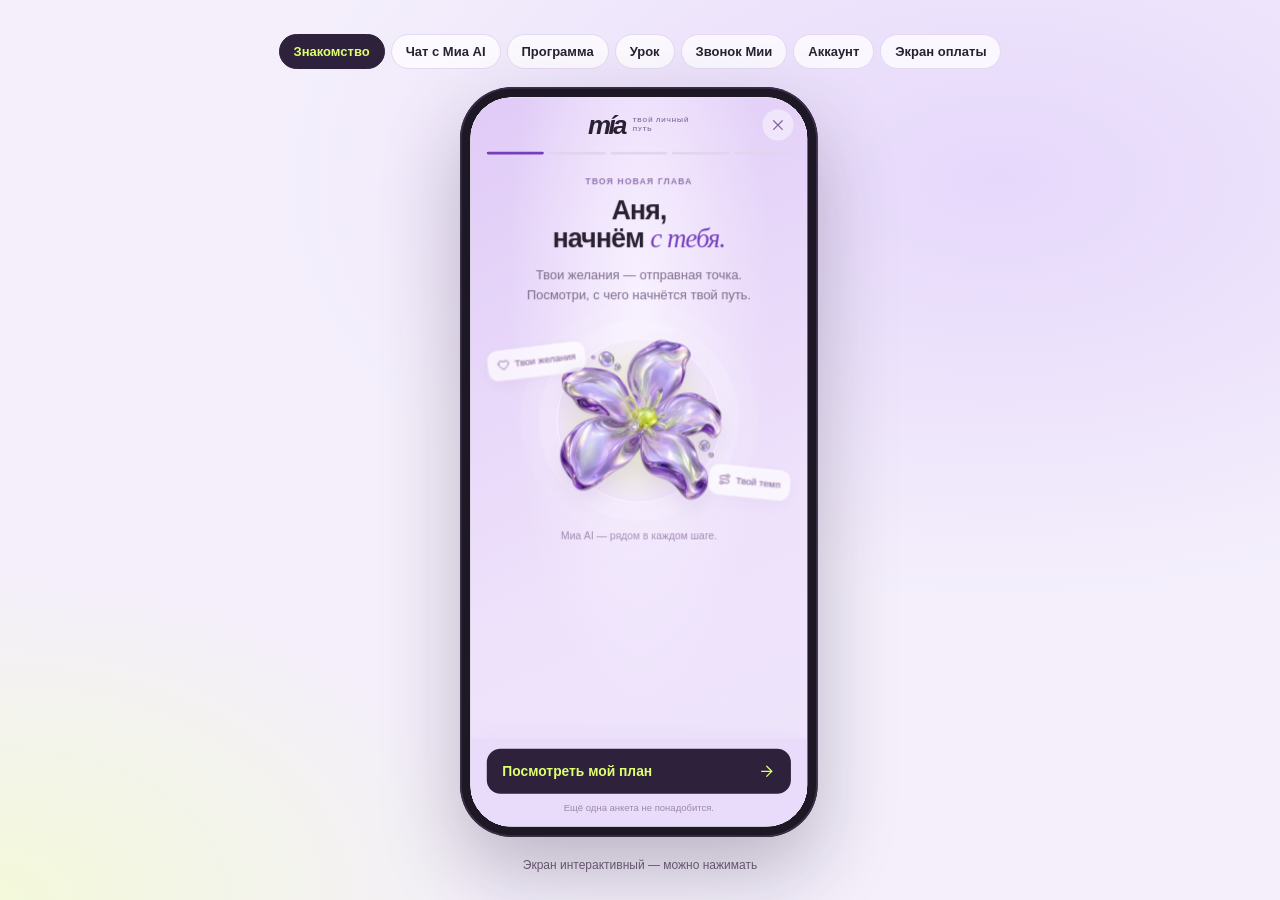
<file: index.html>
<!doctype html>
<html lang="ru">
<head>
<meta charset="utf-8">
<meta name="viewport" content="width=device-width, initial-scale=1, viewport-fit=cover">
<meta name="robots" content="noindex">
<title>mía — дизайн приложения</title>
<link rel="icon" type="image/png" href="app/assets/icon-192.png">
<style>
:root{--bg:#F4EFFB;--ink:#292131;--muted:#65566F;--violet:#6B3FC2;--lilac:#C9AFF5;--lilac-soft:#EDE4FB;--lime:#DFFF70;--night:#2D213C;--line:#E3D8F2}
*{box-sizing:border-box}
html,body{margin:0;height:100%}
body{background:radial-gradient(1200px 700px at 78% 20%,#E6D8FB 0,transparent 60%),radial-gradient(900px 600px at 0 100%,#F3F9DA 0,transparent 55%),var(--bg);color:var(--ink);font:15px/1.5 -apple-system,BlinkMacSystemFont,"SF Pro Text","Segoe UI",Roboto,sans-serif;-webkit-font-smoothing:antialiased}
.wrap{display:grid;grid-template-columns:minmax(300px,420px) auto;gap:64px;align-items:center;justify-content:center;min-height:100vh;padding:32px 40px}
.info{max-width:420px}
.logo{display:flex;align-items:center;gap:10px;margin-bottom:28px}
.logo img{width:40px;height:40px;border-radius:11px}
.logo b{font-size:26px;letter-spacing:-.5px}
.eyebrow{font-size:11px;font-weight:700;letter-spacing:1.4px;text-transform:uppercase;color:var(--violet)}
h1{margin:8px 0 14px;font-size:38px;line-height:1.08;letter-spacing:-1px;font-weight:700}
h1 em{font-style:italic;font-weight:600;color:var(--violet)}
.lead{margin:0 0 26px;color:var(--muted);font-size:15.5px}
.nav{display:grid;gap:6px;margin:0;padding:0;list-style:none;counter-reset:s}
.nav button{all:unset;box-sizing:border-box;display:grid;grid-template-columns:28px 1fr;gap:12px;align-items:center;width:100%;padding:11px 14px;border-radius:16px;cursor:pointer;counter-increment:s;transition:background .2s}
.nav button::before{content:counter(s);display:grid;place-items:center;width:28px;height:28px;border-radius:50%;background:var(--lilac-soft);color:var(--violet);font-size:12px;font-weight:700}
.nav button:hover{background:rgba(255,255,255,.6)}
.nav button:focus-visible{outline:2px solid var(--violet);outline-offset:2px}
.nav button.on{background:#fff;box-shadow:0 6px 24px rgba(77,40,140,.08)}
.nav button.on::before{background:var(--night);color:var(--lime)}
.nav strong{display:block;font-size:14.5px;font-weight:600;line-height:1.3}
.nav span{display:block;font-size:12.5px;color:var(--muted);line-height:1.35}
.foot{display:flex;align-items:center;gap:14px;margin-top:22px;font-size:12.5px;color:var(--muted)}
.reset{all:unset;cursor:pointer;padding:8px 14px;border-radius:99px;border:1px solid var(--line);background:rgba(255,255,255,.6);font-weight:600;color:var(--ink)}
.reset:hover{background:#fff}
.stage{position:relative;width:calc(390px * var(--k,1) + 24px);height:calc(844px * var(--k,1) + 24px)}
.phone{position:absolute;left:0;top:0;width:414px;height:868px;padding:12px;border-radius:60px;background:#1E1726;box-shadow:0 40px 90px rgba(45,33,60,.28),inset 0 0 0 2px #3A2F47;transform:scale(var(--k,1));transform-origin:0 0}
.screen{position:relative;width:390px;height:844px;border-radius:48px;overflow:hidden;background:#FAF8FE}
.screen iframe{display:block;width:100%;height:100%;border:0}
.hint{position:absolute;left:0;right:0;bottom:-34px;text-align:center;font-size:12px;color:var(--muted)}
.info{display:none}
.wrap{display:flex;flex-direction:column;align-items:center;justify-content:center;gap:18px;padding:18px 20px 44px}
.chips{display:flex;flex-wrap:wrap;justify-content:center;gap:6px;max-width:760px;margin:0 auto}
.chips button{all:unset;padding:7px 14px;border-radius:99px;background:rgba(255,255,255,.75);border:1px solid var(--line);font-size:13px;font-weight:600;cursor:pointer;white-space:nowrap}
.chips button:hover{background:#fff}
.chips button.on{background:var(--night);border-color:var(--night);color:var(--lime)}
@media (max-width:860px){
  .wrap{display:block;padding:0;min-height:0}
  .info{display:none}
  .chips{display:flex;flex-wrap:nowrap;justify-content:flex-start;max-width:none;margin:0;gap:6px;overflow-x:auto;padding:10px 12px;background:var(--bg);border-bottom:1px solid var(--line);scrollbar-width:none;position:sticky;top:0;z-index:2}
  .chips::-webkit-scrollbar{display:none}
  .chips button{all:unset;flex:0 0 auto;padding:7px 13px;border-radius:99px;background:#fff;border:1px solid var(--line);font-size:13px;font-weight:600;cursor:pointer;white-space:nowrap}
  .chips button.on{background:var(--night);border-color:var(--night);color:var(--lime)}
  .stage{width:100%;height:calc(100dvh - 53px)}
  .phone{position:static;width:100%;height:100%;padding:0;border-radius:0;background:none;box-shadow:none;transform:none}
  .screen{width:100%;height:100%;border-radius:0}
  .hint{display:none}
}
</style>
</head>
<body>
<div class="wrap">
<nav class="chips" aria-label="Экраны"></nav>
  <section class="info">
    <div class="logo"><img src="app/assets/icon-192.png" alt=""><b>mía</b></div>
    <div class="eyebrow">Кликабельный макет · iOS / веб</div>
    <h1>Миа AI — <em>наставница</em> в отношениях</h1>
    <p class="lead">Приложение для женщин с программой «Желанная женщина» на 180 дней. Уроки проходят в чате с Мией, с ней можно созвониться, а переписку разобрать по скриншоту. Макет живой: нажимайте на кнопки прямо в телефоне.</p>
    <ul class="nav" aria-label="Экраны"></ul>
    <div class="foot"><button class="reset" type="button" data-reset>Начать заново</button><span>Демо: оплата и голос не подключены.</span></div>
  </section>
  <div class="stage"><div class="phone"><div class="screen"><iframe id="f" title="Приложение mía" allow="microphone; autoplay"></iframe></div></div><div class="hint">Экран интерактивный — можно нажимать</div></div>
</div>
<script>
(() => {
  const KEY = 'mia-ru-webapp-v1', LKEY = KEY + '-lessons', NAME = 'Аня', APP = 'app/?view=app';
  const SCREENS = [
    { id: 'intro', title: 'Знакомство', text: 'Онбординг перед первым уроком: запрос, план, этапы' },
    { id: 'chat', title: 'Чат с Миа AI', text: 'Приветствие и уроки прямо в переписке' },
    { id: 'program', title: 'Программа', text: '6 этапов, у каждого дня своя тема' },
    { id: 'lesson', title: 'Урок', text: 'Интерактивный урок первого дня' },
    { id: 'call', title: 'Звонок Мии', text: 'Голосовой разговор и разбор после него' },
    { id: 'account', title: 'Аккаунт', text: 'Мои фразы, анализ диалога, подписка' },
    { id: 'paywall', title: 'Экран оплаты', text: 'Тарифы, программа по модулям, вопросы' }
  ];
  const f = document.getElementById('f'), nav = document.querySelector('.nav'), chips = document.querySelector('.chips');
  nav.innerHTML = SCREENS.map(s => `<li><button type="button" data-s="${s.id}"><i></i><div><strong>${s.title}</strong><span>${s.text}</span></div></button></li>`).join('');
  nav.querySelectorAll('i').forEach(i => i.remove());
  chips.innerHTML = SCREENS.map(s => `<button type="button" data-s="${s.id}">${s.title}</button>`).join('');

  /* Телефон по высоте окна */
  const fit = () => { const k = Math.min(1, (innerHeight - 150) / 868); document.documentElement.style.setProperty('--k', Math.max(.55, k).toFixed(3)); };
  addEventListener('resize', fit); fit();

  const ls = { set(k, v) { try { localStorage.setItem(k, JSON.stringify(v)); } catch (e) {} }, del(k) { try { localStorage.removeItem(k); } catch (e) {} }, has(k) { try { return !!localStorage.getItem(k); } catch (e) { return false; } } };
  const freshState = () => { const t = new Date(); return { schema: 1, records: {}, profile: { name: NAME, reduceMotion: false }, program: { startedAt: t.toISOString(), currentDay: 1, opened: { 1: t.toISOString().slice(0, 10) }, supportDone: false, testShiftDays: 0 }, testAccess: true, offers: {} }; };

  /* Приложение сохраняет состояние при выгрузке, поэтому хранилище меняем только на пустой странице. */
  function load(src, prep) {
    return new Promise(res => {
      f.onload = () => { f.onload = () => res(); if (prep) prep(); f.src = src; };
      f.src = 'about:blank';
    });
  }
  const doc = () => { try { return f.contentDocument; } catch (e) { return null; } };
  const inApp = () => { const d = doc(); return !!(d && /\/app\/$/.test(f.contentWindow.location.pathname) && d.querySelector('[data-wa="tab"]')); };
  const wait = (sel, ms = 6000) => new Promise((res, rej) => { const t0 = Date.now(); (function tick() { const d = doc(), el = d && d.querySelector(sel); if (el) return res(el); if (Date.now() - t0 > ms) return rej(sel); setTimeout(tick, 80); })(); });
  const sleep = ms => new Promise(r => setTimeout(r, ms));

  let last = '';
  async function ensureApp() {
    if (!inApp() || last === 'call') await load(APP, () => { if (!ls.has(KEY)) ls.set(KEY, freshState()); });
    await wait('[data-wa="tab"]');
    const close = doc().querySelector('[data-lob="lob-close"],[data-wa="lob-close"]') || [...doc().querySelectorAll('button')].find(b => /lob-close/.test(Object.values(b.dataset).join(' ')));
    if (close) { close.click(); await sleep(400); }
    const back = doc().querySelector('[data-wa="call-close"]'); if (back) back.click();
  }
  const tab = async t => { await ensureApp(); (await wait(`[data-wa="tab"][data-tab="${t}"]`)).click(); };

  const ACT = {
    intro: () => load(APP, () => { ls.set(KEY, freshState()); ls.del(LKEY); }),
    chat: () => tab('today'),
    program: () => tab('route'),
    lesson: async () => {
      /* Приветствие сохраняется сразу, анимируется только на экране: после перезагрузки история уже на месте, и урок открывается кнопкой из неё. */
      await load(APP, () => { if (!ls.has(KEY)) ls.set(KEY, freshState()); ls.set(LKEY, { v: 1, onboarded: true, introDone: false, completed: [], phrases: [], lessons: {}, messages: [], cur: { lessonId: null, messageId: null }, draft: '' }); });
      await wait('[data-wa="tab"]'); await sleep(400);
      await load(APP);
      await wait('.wa-lc-choice.primary[data-lc="act"]'); [...doc().querySelectorAll('.wa-lc-choice.primary[data-lc="act"]')].pop().click();
    },
    call: async () => { await tab('today'); await sleep(200); (await wait('[data-wa="call-open"]')).click(); },
    account: () => tab('account'),
    paywall: () => load('paywall/')
  };
  let busy = false;
  async function go(id) {
    if (busy) return; busy = true;
    document.querySelectorAll('[data-s]').forEach(b => b.classList.toggle('on', b.dataset.s === id));
    const chip = chips.querySelector(`[data-s="${id}"]`); if (chip) chip.scrollIntoView({ block: 'nearest', inline: 'center', behavior: 'smooth' });
    try { await ACT[id](); } catch (e) { console.warn('mía demo:', e); }
    last = id; busy = false;
  }
  document.addEventListener('click', e => { const b = e.target.closest('[data-s]'); if (b) go(b.dataset.s); });
  document.querySelector('[data-reset]').addEventListener('click', () => go('intro'));
  go(ls.has(LKEY) ? 'chat' : 'intro');
})();
</script>
</body>
</html>
</file>
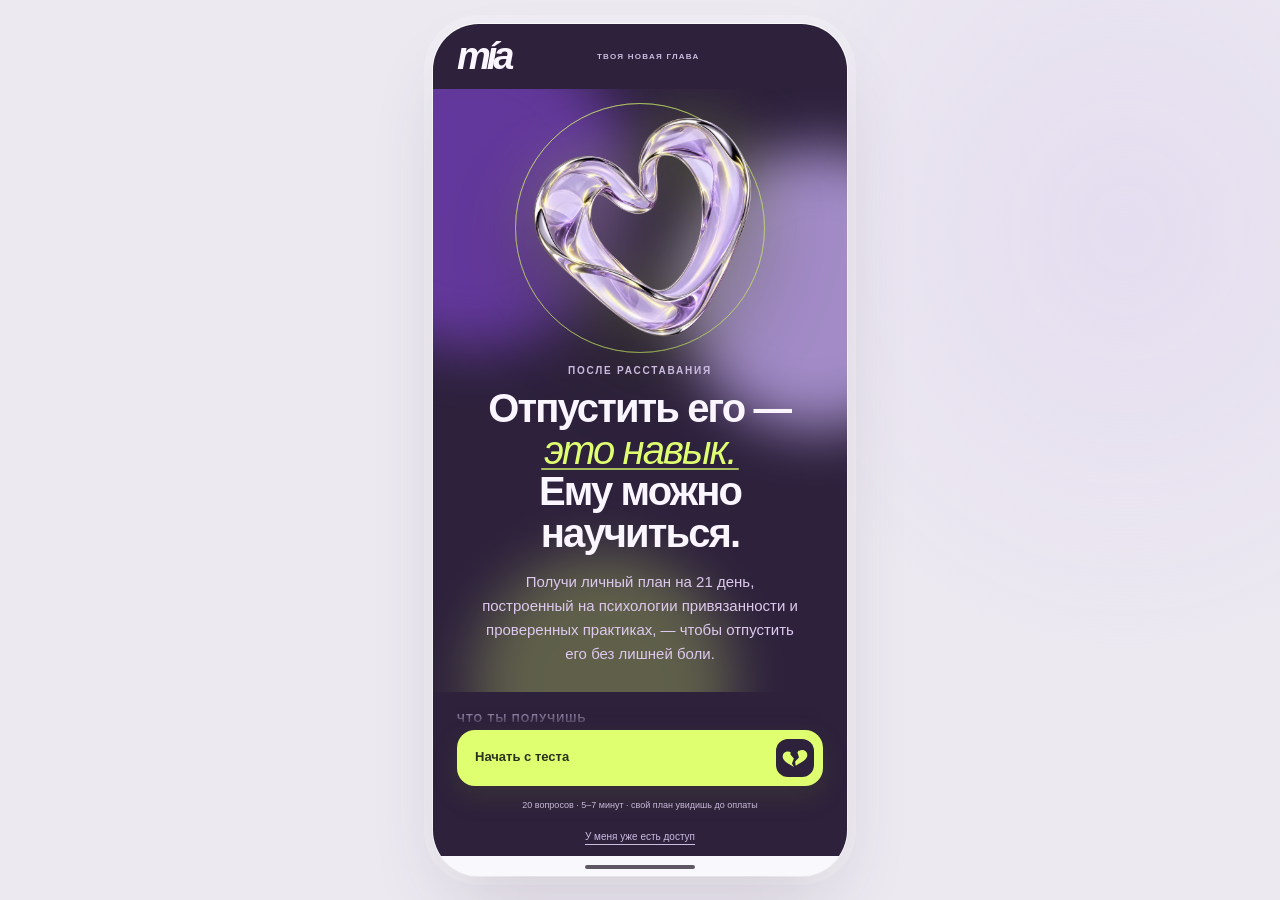
<file: app/index.html>
<!doctype html>
<html lang="ru">
<head>
<meta charset="utf-8">
<meta name="viewport" content="width=device-width, initial-scale=1, maximum-scale=1, user-scalable=no, viewport-fit=cover">
<meta name="facebook-domain-verification" content="kvw2tdnl8j5poao023u1pf8po2xrc3">
<meta name="facebook-domain-verification" content="erh37mwrz327e33osq12t8tno4aaci">
<script src="route.js"></script>
<script>
/* Прежняя страница корня (по /index.html): приложение, оплата, вход. Посетительницу квиза отправляем в квиз —
   на /q/, а не на «/», чтобы без сети (страница из кэша сервис-воркера) не уйти в цикл. */
(function(){try{if(location.pathname!=='/'&&location.pathname!=='/index.html')return;if(window.MiaRoute&&window.MiaRoute()==='quiz')location.replace('/q/'+location.search+location.hash);}catch(e){}})();
</script>
<meta name="theme-color" content="#FAF8FE">
<meta name="description" content="mía — ежедневные практики самоподдержки после расставания.">
<meta name="apple-mobile-web-app-capable" content="yes">
<meta name="mobile-web-app-capable" content="yes">
<meta name="apple-mobile-web-app-status-bar-style" content="default">
<meta name="apple-mobile-web-app-title" content="mía">
<title>mía — вернись к себе</title>
<script>document.addEventListener('gesturestart',function(e){e.preventDefault();},{passive:false});</script>
<link rel="icon" type="image/png" sizes="192x192" href="assets/icon-192.png">
<link rel="apple-touch-icon" href="assets/icon-180.png">
<link rel="stylesheet" href="journey.css">
<link rel="stylesheet" href="design-v5.css">
<link rel="stylesheet" href="onboarding.css">
<link rel="stylesheet" href="funnel-v7.css">
<link rel="stylesheet" href="sales-v8.css">
<link rel="stylesheet" href="map-v9.css">
<link rel="stylesheet" href="color-v10.css">
<link rel="stylesheet" href="app.css">
</head>
<body>
<div class="studio app-shell">
<main class="device-stage">
<div class="device" id="device" data-theme="cherry">
<header class="app-header"><button class="app-logo" data-action="home" aria-label="mía, перейти к сегодняшнему дню">mía<span>это время для тебя</span></button><button class="help-pill" data-action="help"><span class="live-dot"></span>Я рядом <i data-lucide="sparkles"></i></button></header>
<div id="app-viewport" class="app-viewport"><div id="app-view" class="app-view"></div></div>
<nav class="app-nav" aria-label="Основная навигация"><button data-action="home" data-nav="today"><i data-lucide="sun"></i><span>Сегодня</span></button><button data-action="route" data-nav="route"><i data-lucide="route"></i><span>Прогресс</span></button><button data-action="assist" data-nav="assist"><i data-lucide="heart-handshake"></i><span>Помощь</span></button><button data-action="account" data-nav="account"><i data-lucide="user-round"></i><span>Аккаунт</span></button><span class="nav-mark" aria-hidden="true"></span></nav>
<div class="home-bar" aria-hidden="true"></div>
<div id="overlay-root"></div>
<div id="toast" class="toast" role="status" aria-live="polite" hidden></div>
</div>
</main>
</div>
<noscript><p style="padding:24px;font-family:sans-serif">Для работы mía нужен JavaScript.</p></noscript>
<script src="config.js"></script>
<script src="analytics.js"></script>
<script src="account.js"></script>
<script src="events.js"></script>
<script src="assets/lucide.min.js"></script>
<script src="core.js"></script>
<script src="journey-data.js"></script>
<script src="journey-progress.js"></script>
<script src="funnel-data.js"></script>
<script src="reviews.js"></script>
<script src="adaptive-map.js"></script>
<script src="fr-success.js"></script>
<script src="onboarding.js"></script>
<script src="webapp-core.js"></script>
<script src="webapp-figures.js"></script>
<script src="webapp-lesson.js"></script>
<script src="webapp.js"></script>
<script src="journey.js"></script>
</body>
</html>
</file>
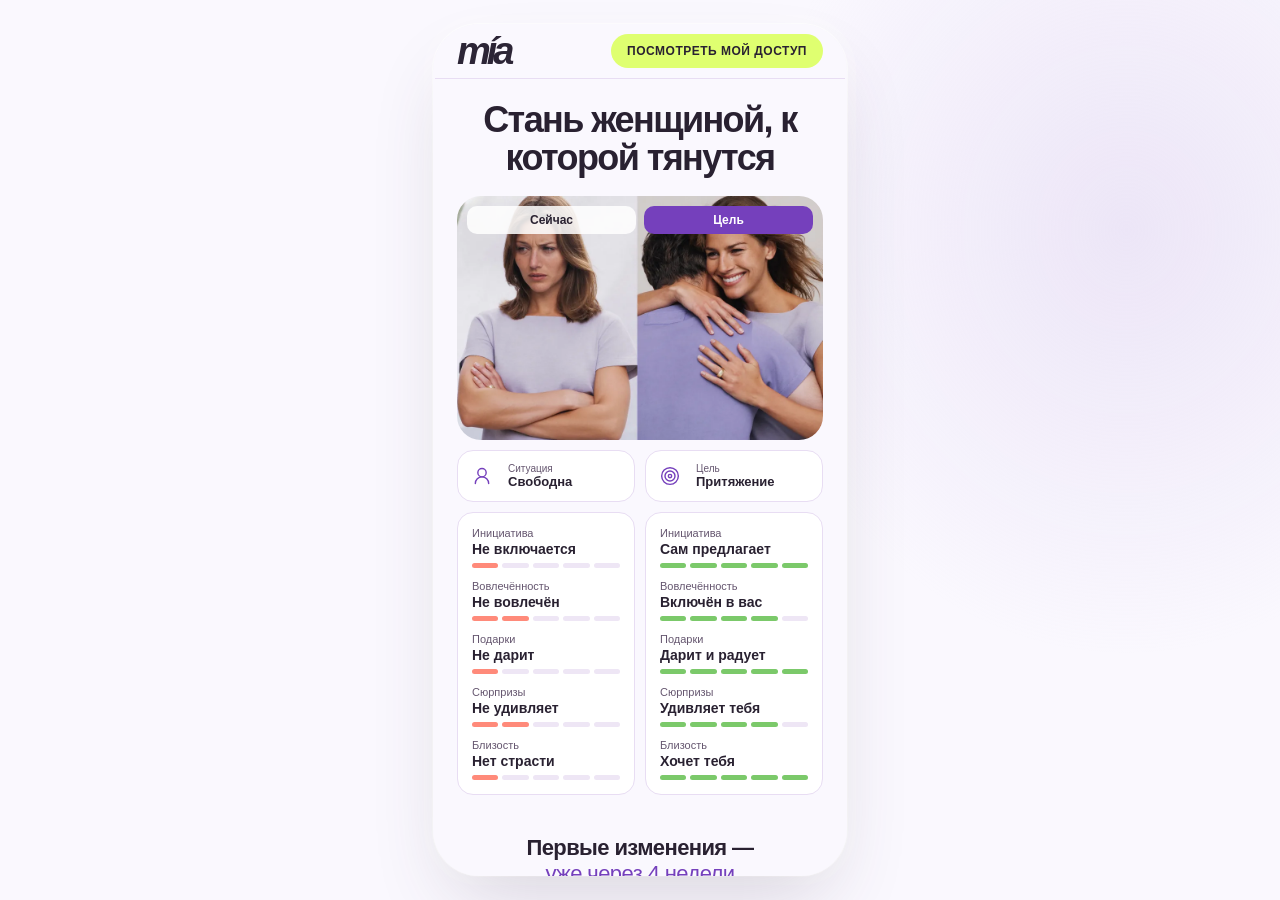
<file: paywall/index.html>
<!doctype html>
<html lang="ru" data-page="quiz2">
<head>
<meta charset="utf-8">
<!-- Русская страница оплаты «Незабываемая» (/q/ru/): дизайн пейвола квиза /q/, тексты владельца
     (Пейвол_Незабываемая_Программа.txt, 07.11.2026). Демо: оплата не подключена. Логика и тексты — oplata.js. -->
<meta name="viewport" content="width=device-width, initial-scale=1, viewport-fit=cover">
<meta name="theme-color" content="#FAF8FE">
<meta name="robots" content="noindex">
<title>mía — Незабываемая</title>
<link rel="icon" type="image/png" sizes="192x192" href="assets/icon-192.png">
<link rel="apple-touch-icon" href="assets/icon-180.png">
<link rel="stylesheet" href="css/journey.css">
<link rel="stylesheet" href="css/design-v5.css">
<link rel="stylesheet" href="css/onboarding.css">
<link rel="stylesheet" href="css/funnel-v7.css">
<link rel="stylesheet" href="css/sales-v8.css">
<link rel="stylesheet" href="css/map-v9.css">
<link rel="stylesheet" href="css/color-v10.css">
<link rel="stylesheet" href="css/app.css">
<link rel="stylesheet" href="css/quiz.css">
<link rel="stylesheet" href="css/oplata.css">
</head>
<body class="q2-body">
<div class="studio app-shell">
<main class="device-stage">
<div class="device q2-device" id="device" data-theme="cherry">
<div id="app-viewport" class="app-viewport"><div id="app-view" class="app-view"></div></div>
<div id="toast" class="toast" role="status" aria-live="polite" hidden></div>
</div>
</main>
</div>
<noscript><p style="padding:24px;font-family:sans-serif">Для страницы mía нужен JavaScript.</p></noscript>
<script src="config.js"></script>
<script src="assets/lucide.min.js"></script>
<script src="oplata.js"></script>
</body>
</html>
</file>
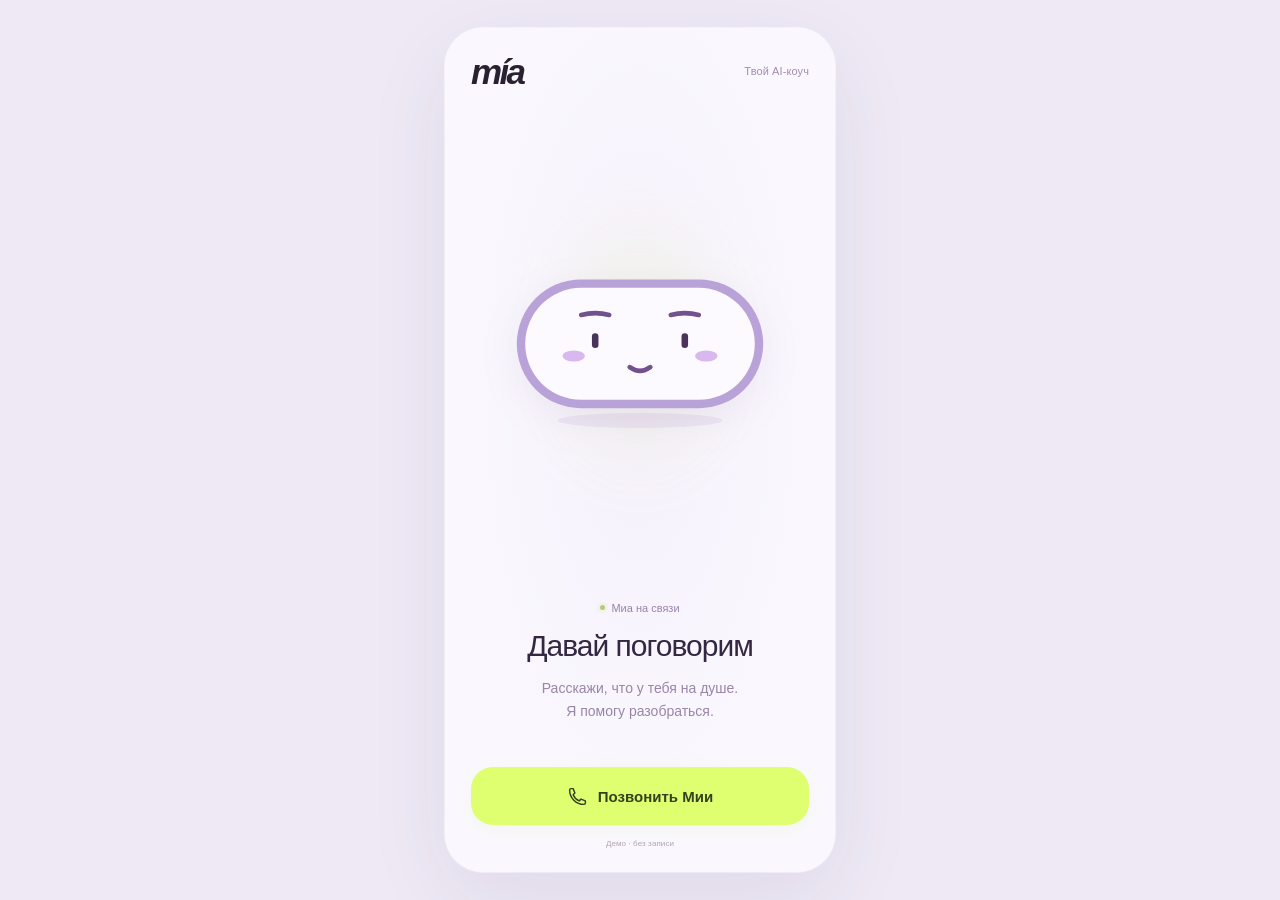
<file: app/call/index.html>
<!doctype html>
<html lang="ru">
<head><meta charset="utf-8"><meta name="viewport" content="width=device-width,initial-scale=1,viewport-fit=cover"><meta name="theme-color" content="#faf8fe"><title>Позвонить Мии · Mia AI</title><link rel="stylesheet" href="style.css?v=17"></head>
<body>
<svg class="icons" xmlns="http://www.w3.org/2000/svg" aria-hidden="true">
<symbol id="phone" viewBox="0 0 24 24"><path d="M7 3H4.6C3.7 3 3 3.7 3 4.6 3 13.7 10.3 21 19.4 21c.9 0 1.6-.7 1.6-1.6V17l-5-2-2 2c-3.1-1.3-5.7-3.9-7-7l2-2-2-5Z"/></symbol>
<symbol id="end" viewBox="0 0 24 24"><path d="M3 15v-3c5-5 13-5 18 0v3l-5 1v-4a11 11 0 0 0-8 0v4l-5-1Z"/></symbol>
<symbol id="mic" viewBox="0 0 24 24"><rect x="9" y="3" width="6" height="11" rx="3"/><path d="M5 10v2a7 7 0 0 0 14 0v-2M12 19v3M8 22h8"/></symbol>
<symbol id="muted" viewBox="0 0 24 24"><path d="m3 3 18 18M9 9v2a3 3 0 0 0 5 2M9 5a3 3 0 0 1 6 1v4M5 10v2a7 7 0 0 0 11.9 5M19 10v2M12 19v3M8 22h8"/></symbol>
<symbol id="text" viewBox="0 0 24 24"><rect x="3" y="4" width="18" height="16" rx="5"/><path d="M7 9h10M7 13h10M7 16h5"/></symbol>
<symbol id="arrow" viewBox="0 0 24 24"><path d="M5 12h14m-6-6 6 6-6 6"/></symbol>
<symbol id="chevron" viewBox="0 0 24 24"><path d="m9 5 7 7-7 7"/></symbol>
<symbol id="close" viewBox="0 0 24 24"><path d="m6 6 12 12M18 6 6 18"/></symbol>
<symbol id="heart" viewBox="0 0 24 24"><path d="M20 5a5 5 0 0 0-8 1 5 5 0 0 0-8-1c-4 4 0 9 8 15 8-6 12-11 8-15Z"/></symbol>
<symbol id="spark" viewBox="0 0 24 24"><path d="m12 3 2.2 6.8L21 12l-6.8 2.2L12 21l-2.2-6.8L3 12l6.8-2.2L12 3ZM21 2v5m-2.5-2.5h5"/></symbol>
<symbol id="check" viewBox="0 0 24 24"><path d="m5 12 4 4L19 6"/></symbol>
<symbol id="leaf" viewBox="0 0 24 24"><path d="M20 3C7 2 2 7 5 15c8 5 15-1 15-12ZM3 21 15 9"/></symbol>
</svg>
<div class="workspace">

<main class="phone clean-call" id="app" data-state="ready" data-intensity="2" aria-label="Голосовой помощник Миа">
<section class="screen ready-screen" id="ready">
<header class="top"><div class="brand">mía</div><span class="coach-label">Твой AI-коуч</span></header>
<div class="ready-body">
<div class="visual ready-visual"><div class="aura"></div><div class="orbit orbit-one"></div><div class="orbit orbit-two"></div><div class="mia-bot" data-emotion="happy" role="img" aria-label="Миа радуется"><svg class="bot-svg" viewBox="0 0 300 210" xmlns="http://www.w3.org/2000/svg"><defs><linearGradient id="bot-rim-0" x1="0" y1="0" x2="1" y2="1"><stop stop-color="#e6d6ff"/><stop offset=".42" stop-color="#a77cda"/><stop offset="1" stop-color="#7244ac"/></linearGradient><linearGradient id="bot-face-0" x1="0" y1="0" x2="0" y2="1"><stop stop-color="#fff"/><stop offset="1" stop-color="#f2eafa"/></linearGradient><linearGradient id="body-heat-0" x1="0" y1="1" x2="0" y2="0"><stop stop-color="#ffce61"/><stop offset=".55" stop-color="#ff782e"/><stop offset="1" stop-color="#f04c59"/></linearGradient></defs><ellipse class="bot-shadow" cx="150" cy="189" rx="88" ry="8" fill="#ac86cb" opacity=".14"/><g class="bot-head"><g class="body-flames" aria-hidden="true" fill="url(#body-heat-0)"><path class="body-flame" d="M34 112C4 92 14 69 10 56C25 68 17 78 34 77C36 56 38 38 54 27C45 54 76 54 70 80L76 117Z"/><path class="body-flame" d="M66 68C53 42 67 28 63 14C82 27 75 43 91 45C90 22 108 17 105 1C131 27 122 44 135 56L128 75Z"/><path class="body-flame" d="M125 62C119 39 137 24 134 10C158 28 145 38 163 41C167 24 181 19 178 0C204 24 184 46 201 57L194 72Z"/><path class="body-flame" d="M190 73C182 45 206 33 199 16C228 33 213 49 233 52C242 38 236 29 245 18C251 39 273 51 267 74L262 103Z"/><path class="body-flame" d="M255 97C268 78 285 77 281 57C299 77 285 94 296 112C304 129 290 153 272 161L248 140Z"/></g><rect class="bot-rim" x="18" y="38" width="264" height="138" rx="69" fill="url(#bot-rim-0)"/><rect class="bot-surface" x="27" y="47" width="246" height="120" rx="60" fill="url(#bot-face-0)"/><path d="M64 55c-21 8-29 25-30 40" fill="none" stroke="white" opacity=".7" stroke-width="4"/><g class="bot-face"><g class="bot-brows" fill="none" stroke="#72518e" stroke-width="5" stroke-linecap="round"><path class="brow-left" d="M88 79 Q102 74 116 79"/><path class="brow-right" d="M184 79 Q198 74 212 79"/></g><g class="bot-eyes" fill="none" stroke="#49335c" stroke-width="8" stroke-linecap="round"><path class="eye-left" d="M94 105 Q102 91 110 105"/><path class="eye-right" d="M190 105 Q198 91 206 105"/></g><g class="bot-blush" fill="#d8b8ed"><ellipse cx="79" cy="120" rx="12" ry="6"/><ellipse cx="221" cy="120" rx="12" ry="6"/></g><path class="bot-mouth" d="M132 127 Q150 148 168 127" fill="none" stroke="#72518e" stroke-width="5" stroke-linecap="round"/><ellipse class="bot-speaking-mouth" cx="150" cy="132" rx="11" ry="7" fill="#72518e"/></g><g class="body-particles" aria-hidden="true"><circle class="body-ember" cx="40" cy="49" r="2" style="--i:0"/><circle class="body-ember" cx="71" cy="66" r="3" style="--i:1"/><circle class="body-ember" cx="102" cy="49" r="2" style="--i:2"/><circle class="body-ember" cx="133" cy="66" r="3" style="--i:3"/><circle class="body-ember" cx="164" cy="49" r="2" style="--i:4"/><circle class="body-ember" cx="195" cy="66" r="3" style="--i:5"/><circle class="body-ember" cx="226" cy="49" r="2" style="--i:6"/><circle class="body-ember" cx="257" cy="66" r="3" style="--i:7"/></g><g class="body-love" aria-hidden="true" fill="#d782b7"><g class="love-extra" data-min-level="3"><path class="body-heart" style="--i:4" transform="translate(117 20) scale(.6)" d="M0 5C-11-5-22 9 0 23C22 9 11-5 0 5Z"/><path class="body-heart" style="--i:5" transform="translate(186 25) scale(.6)" d="M0 5C-11-5-22 9 0 23C22 9 11-5 0 5Z"/></g><path class="body-heart" style="--i:0" transform="translate(47 65) scale(.65)" d="M0 5C-11-5-22 9 0 23C22 9 11-5 0 5Z"/><path class="body-heart" style="--i:1" transform="translate(250 67) scale(.65)" d="M0 5C-11-5-22 9 0 23C22 9 11-5 0 5Z"/><path class="body-heart" style="--i:2" transform="translate(74 35) scale(.65)" d="M0 5C-11-5-22 9 0 23C22 9 11-5 0 5Z"/><path class="body-heart" style="--i:3" transform="translate(225 30) scale(.65)" d="M0 5C-11-5-22 9 0 23C22 9 11-5 0 5Z"/></g><g class="body-listening" fill="none" stroke="#b9a0d4" stroke-width="2.5" stroke-linecap="round" aria-hidden="true"><path d="M21 81Q8 107 21 133"/><path d="M12 72Q-7 107 12 142"/><path d="M279 81Q292 107 279 133"/><path d="M288 72Q307 107 288 142"/></g><g class="body-joy" aria-hidden="true"><g transform="translate(53 58)" data-min-level="1"><path class="joy-star" style="--i:0" d="M0-10 3-3 10 0 3 3 0 10-3 3-10 0-3-3Z" fill="#d8ec7a"/></g><g transform="translate(246 59)" data-min-level="1"><path class="joy-star" style="--i:1" d="M0-10 3-3 10 0 3 3 0 10-3 3-10 0-3-3Z" fill="#b88ddd"/></g><g transform="translate(85 37)" data-min-level="2"><path class="joy-star" style="--i:2" d="M0-10 3-3 10 0 3 3 0 10-3 3-10 0-3-3Z" fill="#f4c872"/></g><g transform="translate(216 31)" data-min-level="2"><path class="joy-star" style="--i:3" d="M0-10 3-3 10 0 3 3 0 10-3 3-10 0-3-3Z" fill="#d8ec7a"/></g><g transform="translate(24 102)" data-min-level="3"><path class="joy-star" style="--i:4" d="M0-10 3-3 10 0 3 3 0 10-3 3-10 0-3-3Z" fill="#b88ddd"/></g><g transform="translate(278 99)" data-min-level="3"><path class="joy-star" style="--i:5" d="M0-10 3-3 10 0 3 3 0 10-3 3-10 0-3-3Z" fill="#f4c872"/></g><g transform="translate(128 26)" data-min-level="3"><path class="joy-star" style="--i:6" d="M0-10 3-3 10 0 3 3 0 10-3 3-10 0-3-3Z" fill="#d8ec7a"/></g><g transform="translate(181 23)" data-min-level="3"><path class="joy-star" style="--i:7" d="M0-10 3-3 10 0 3 3 0 10-3 3-10 0-3-3Z" fill="#b88ddd"/></g></g><g class="body-thought" aria-hidden="true"><g transform="translate(236 40)" data-min-level="1"><g class="thinking-gear"><circle r="17" fill="#f1e6ff" stroke="#a47bc8" stroke-width="5" stroke-dasharray="5 5"/><circle r="5" fill="#b58bd9"/><path d="M0-11V-5M0 5V11M-11 0H-5M5 0H11" stroke="#a47bc8" stroke-width="3"/></g></g><g transform="translate(260 72)" data-min-level="2"><g class="thinking-gear gear-small"><circle r="12" fill="#e6efb5" stroke="#a9bf67" stroke-width="4" stroke-dasharray="4 4"/><circle r="4" fill="#a9bf67"/></g></g><g transform="translate(204 20)" data-min-level="3"><g class="thinking-gear gear-small"><circle r="11" fill="#e8d9f8" stroke="#b398cc" stroke-width="4" stroke-dasharray="3 4"/><circle r="3" fill="#b398cc"/></g></g></g><g class="body-surprise" aria-hidden="true" fill="#bb97dd" stroke="#bb97dd" stroke-width="4" stroke-linecap="round"><g class="surprise-ray" data-min-level="1"><path d="M83 37 72 19M219 37 232 19"/></g><g class="surprise-ray" data-min-level="2"><path d="M57 56 39 45M244 56 263 44M150 28V8"/></g><g class="surprise-ray" data-min-level="3"><path d="M27 89 9 84M273 88 290 82"/><path d="M102 23 97 7M194 23 201 7"/></g></g><g class="bot-spark" fill="#dfff70" stroke="#8a65aa" stroke-width="1.2"><path d="m251 24 5 12 12 5-12 5-5 12-5-12-12-5 12-5Z"/></g></g></svg></div></div>
<div class="call-invitation"><span class="availability"><i></i>Миа на связи</span><h2>Давай поговорим</h2><p>Расскажи, что у тебя на душе.<br>Я помогу разобраться.</p></div><div class="emotion-preview" hidden><div class="emotion-preview-label"><span>ЭМОЦИИ · 24</span><button data-emotion-choice="auto" class="emotion-auto" aria-pressed="true">Авто</button></div><div class="emotion-options" id="emotions"><button data-emotion-choice="happy" aria-pressed="false">Радуется</button><button data-emotion-choice="listening" aria-pressed="false">Слушает</button><button data-emotion-choice="thinking" aria-pressed="false">Думает</button><button data-emotion-choice="surprised" aria-pressed="false">Удивляется</button><button data-emotion-choice="tender" aria-pressed="false">Умиляется</button><button data-emotion-choice="angry" aria-pressed="false">Злится</button></div><div class="intensity-control"><div class="intensity-label"><span>СИЛА ЭМОЦИИ</span><button id="grow-emotion" type="button">Показать рост ↗</button></div><div class="intensity-options" role="group" aria-label="Сила эмоции"><button data-intensity="1" aria-pressed="false">1 · Легко</button><button data-intensity="2" aria-pressed="true">2 · Ярче</button><button data-intensity="3" aria-pressed="false">3 · Максимум</button></div></div></div><button class="topic" id="choose-topic" hidden><span class="topic-mark"><svg><use href="#heart"/></svg></span><span><b id="topic-name">Просто поговорить</b></span><svg class="chevron"><use href="#chevron"/></svg></button></div>
<footer class="ready-footer"><button class="call-button" id="call"><span class="call-icon"><svg><use href="#phone"/></svg></span>Позвонить Мии</button><span class="demo-note">Демо · без записи</span></footer>
</section>
<section class="screen call-screen" id="calling" hidden>
<header class="top call-top"><div class="brand">mía<span>твой<br>AI-коуч</span></div><div class="call-clock"><span class="connection-dot"></span><span id="timer">Соединяем…</span></div></header>
<div class="call-main"><div class="call-person"><h2>Миа</h2><p id="call-status" role="status" aria-live="polite">Звоним Мии<span class="dots">…</span></p><button id="call-emotions" class="emotion-link" hidden>Посмотреть эмоции</button></div><div class="visual call-visual"><div class="aura"></div><div class="orbit orbit-one"></div><div class="orbit orbit-two"></div><div class="orbit orbit-three"></div><div class="mia-bot" data-emotion="happy" role="img" aria-label="Миа радуется"><svg class="bot-svg" viewBox="0 0 300 210" xmlns="http://www.w3.org/2000/svg"><defs><linearGradient id="bot-rim-1" x1="0" y1="0" x2="1" y2="1"><stop stop-color="#e6d6ff"/><stop offset=".42" stop-color="#a77cda"/><stop offset="1" stop-color="#7244ac"/></linearGradient><linearGradient id="bot-face-1" x1="0" y1="0" x2="0" y2="1"><stop stop-color="#fff"/><stop offset="1" stop-color="#f2eafa"/></linearGradient><linearGradient id="body-heat-1" x1="0" y1="1" x2="0" y2="0"><stop stop-color="#ffce61"/><stop offset=".55" stop-color="#ff782e"/><stop offset="1" stop-color="#f04c59"/></linearGradient></defs><ellipse class="bot-shadow" cx="150" cy="189" rx="88" ry="8" fill="#ac86cb" opacity=".14"/><g class="bot-head"><g class="body-flames" aria-hidden="true" fill="url(#body-heat-1)"><path class="body-flame" d="M34 112C4 92 14 69 10 56C25 68 17 78 34 77C36 56 38 38 54 27C45 54 76 54 70 80L76 117Z"/><path class="body-flame" d="M66 68C53 42 67 28 63 14C82 27 75 43 91 45C90 22 108 17 105 1C131 27 122 44 135 56L128 75Z"/><path class="body-flame" d="M125 62C119 39 137 24 134 10C158 28 145 38 163 41C167 24 181 19 178 0C204 24 184 46 201 57L194 72Z"/><path class="body-flame" d="M190 73C182 45 206 33 199 16C228 33 213 49 233 52C242 38 236 29 245 18C251 39 273 51 267 74L262 103Z"/><path class="body-flame" d="M255 97C268 78 285 77 281 57C299 77 285 94 296 112C304 129 290 153 272 161L248 140Z"/></g><rect class="bot-rim" x="18" y="38" width="264" height="138" rx="69" fill="url(#bot-rim-1)"/><rect class="bot-surface" x="27" y="47" width="246" height="120" rx="60" fill="url(#bot-face-1)"/><path d="M64 55c-21 8-29 25-30 40" fill="none" stroke="white" opacity=".7" stroke-width="4"/><g class="bot-face"><g class="bot-brows" fill="none" stroke="#72518e" stroke-width="5" stroke-linecap="round"><path class="brow-left" d="M88 79 Q102 74 116 79"/><path class="brow-right" d="M184 79 Q198 74 212 79"/></g><g class="bot-eyes" fill="none" stroke="#49335c" stroke-width="8" stroke-linecap="round"><path class="eye-left" d="M94 105 Q102 91 110 105"/><path class="eye-right" d="M190 105 Q198 91 206 105"/></g><g class="bot-blush" fill="#d8b8ed"><ellipse cx="79" cy="120" rx="12" ry="6"/><ellipse cx="221" cy="120" rx="12" ry="6"/></g><path class="bot-mouth" d="M132 127 Q150 148 168 127" fill="none" stroke="#72518e" stroke-width="5" stroke-linecap="round"/><ellipse class="bot-speaking-mouth" cx="150" cy="132" rx="11" ry="7" fill="#72518e"/></g><g class="body-particles" aria-hidden="true"><circle class="body-ember" cx="40" cy="49" r="2" style="--i:0"/><circle class="body-ember" cx="71" cy="66" r="3" style="--i:1"/><circle class="body-ember" cx="102" cy="49" r="2" style="--i:2"/><circle class="body-ember" cx="133" cy="66" r="3" style="--i:3"/><circle class="body-ember" cx="164" cy="49" r="2" style="--i:4"/><circle class="body-ember" cx="195" cy="66" r="3" style="--i:5"/><circle class="body-ember" cx="226" cy="49" r="2" style="--i:6"/><circle class="body-ember" cx="257" cy="66" r="3" style="--i:7"/></g><g class="body-love" aria-hidden="true" fill="#d782b7"><g class="love-extra" data-min-level="3"><path class="body-heart" style="--i:4" transform="translate(117 20) scale(.6)" d="M0 5C-11-5-22 9 0 23C22 9 11-5 0 5Z"/><path class="body-heart" style="--i:5" transform="translate(186 25) scale(.6)" d="M0 5C-11-5-22 9 0 23C22 9 11-5 0 5Z"/></g><path class="body-heart" style="--i:0" transform="translate(47 65) scale(.65)" d="M0 5C-11-5-22 9 0 23C22 9 11-5 0 5Z"/><path class="body-heart" style="--i:1" transform="translate(250 67) scale(.65)" d="M0 5C-11-5-22 9 0 23C22 9 11-5 0 5Z"/><path class="body-heart" style="--i:2" transform="translate(74 35) scale(.65)" d="M0 5C-11-5-22 9 0 23C22 9 11-5 0 5Z"/><path class="body-heart" style="--i:3" transform="translate(225 30) scale(.65)" d="M0 5C-11-5-22 9 0 23C22 9 11-5 0 5Z"/></g><g class="body-listening" fill="none" stroke="#b9a0d4" stroke-width="2.5" stroke-linecap="round" aria-hidden="true"><path d="M21 81Q8 107 21 133"/><path d="M12 72Q-7 107 12 142"/><path d="M279 81Q292 107 279 133"/><path d="M288 72Q307 107 288 142"/></g><g class="body-joy" aria-hidden="true"><g transform="translate(53 58)" data-min-level="1"><path class="joy-star" style="--i:0" d="M0-10 3-3 10 0 3 3 0 10-3 3-10 0-3-3Z" fill="#d8ec7a"/></g><g transform="translate(246 59)" data-min-level="1"><path class="joy-star" style="--i:1" d="M0-10 3-3 10 0 3 3 0 10-3 3-10 0-3-3Z" fill="#b88ddd"/></g><g transform="translate(85 37)" data-min-level="2"><path class="joy-star" style="--i:2" d="M0-10 3-3 10 0 3 3 0 10-3 3-10 0-3-3Z" fill="#f4c872"/></g><g transform="translate(216 31)" data-min-level="2"><path class="joy-star" style="--i:3" d="M0-10 3-3 10 0 3 3 0 10-3 3-10 0-3-3Z" fill="#d8ec7a"/></g><g transform="translate(24 102)" data-min-level="3"><path class="joy-star" style="--i:4" d="M0-10 3-3 10 0 3 3 0 10-3 3-10 0-3-3Z" fill="#b88ddd"/></g><g transform="translate(278 99)" data-min-level="3"><path class="joy-star" style="--i:5" d="M0-10 3-3 10 0 3 3 0 10-3 3-10 0-3-3Z" fill="#f4c872"/></g><g transform="translate(128 26)" data-min-level="3"><path class="joy-star" style="--i:6" d="M0-10 3-3 10 0 3 3 0 10-3 3-10 0-3-3Z" fill="#d8ec7a"/></g><g transform="translate(181 23)" data-min-level="3"><path class="joy-star" style="--i:7" d="M0-10 3-3 10 0 3 3 0 10-3 3-10 0-3-3Z" fill="#b88ddd"/></g></g><g class="body-thought" aria-hidden="true"><g transform="translate(236 40)" data-min-level="1"><g class="thinking-gear"><circle r="17" fill="#f1e6ff" stroke="#a47bc8" stroke-width="5" stroke-dasharray="5 5"/><circle r="5" fill="#b58bd9"/><path d="M0-11V-5M0 5V11M-11 0H-5M5 0H11" stroke="#a47bc8" stroke-width="3"/></g></g><g transform="translate(260 72)" data-min-level="2"><g class="thinking-gear gear-small"><circle r="12" fill="#e6efb5" stroke="#a9bf67" stroke-width="4" stroke-dasharray="4 4"/><circle r="4" fill="#a9bf67"/></g></g><g transform="translate(204 20)" data-min-level="3"><g class="thinking-gear gear-small"><circle r="11" fill="#e8d9f8" stroke="#b398cc" stroke-width="4" stroke-dasharray="3 4"/><circle r="3" fill="#b398cc"/></g></g></g><g class="body-surprise" aria-hidden="true" fill="#bb97dd" stroke="#bb97dd" stroke-width="4" stroke-linecap="round"><g class="surprise-ray" data-min-level="1"><path d="M83 37 72 19M219 37 232 19"/></g><g class="surprise-ray" data-min-level="2"><path d="M57 56 39 45M244 56 263 44M150 28V8"/></g><g class="surprise-ray" data-min-level="3"><path d="M27 89 9 84M273 88 290 82"/><path d="M102 23 97 7M194 23 201 7"/></g></g><g class="bot-spark" fill="#dfff70" stroke="#8a65aa" stroke-width="1.2"><path d="m251 24 5 12 12 5-12 5-5 12-5-12-12-5 12-5Z"/></g></g></svg></div><div class="call-waves"><i style="--i:0;--h:10px"></i><i style="--i:1;--h:19px"></i><i style="--i:2;--h:29px"></i><i style="--i:3;--h:39px"></i><i style="--i:4;--h:24px"></i><i style="--i:5;--h:43px"></i><i style="--i:6;--h:31px"></i><i style="--i:7;--h:20px"></i><i style="--i:8;--h:35px"></i><i style="--i:9;--h:25px"></i><i style="--i:10;--h:14px"></i></div></div><div class="conversation-caption"><span class="caption-kicker" id="caption-label">СЕЙЧАС СОЕДИНИМСЯ</span><p id="caption">Устройся поудобнее.<br>Это время для тебя.</p></div></div>
<footer class="call-footer"><div class="call-controls"><button class="control" id="mute" aria-pressed="false"><span><svg><use href="#mic"/></svg></span><small>Микрофон</small></button><button class="control hangup" id="hangup" aria-label="Завершить звонок"><span><svg><use href="#end"/></svg></span><small>Завершить</small></button><button class="control" id="transcript"><span><svg><use href="#text"/></svg></span><small>Текст</small></button></div><span class="demo-note">Демо · без записи</span></footer>
</section>
<section class="screen end-screen" id="finished" hidden><header class="top"><div class="brand">mía<span>это время<br>для тебя</span></div><button class="icon-button" id="close-end" aria-label="На главный экран"><svg><use href="#close"/></svg></button></header><div class="end-content"><div class="end-art"><span class="end-glow"></span><svg><use href="#heart"/></svg><i>✦</i></div><span class="eyebrow">РАЗГОВОР ЗАВЕРШЁН</span><h2>Ты уделила<br><em>время себе.</em></h2><p>Иногда с этого и начинается<br>что-то важное.</p><span class="duration"><svg><use href="#phone"/></svg><span id="duration">00:00 с Мией</span></span><div class="end-note"><svg><use href="#leaf"/></svg><p>Можно сделать паузу.<br>Миа будет здесь, когда захочется продолжить.</p></div></div><footer class="ready-footer"><button class="call-button" id="again"><svg><use href="#phone"/></svg>Позвонить ещё</button><button class="text-button" id="home">На главный экран</button><span class="demo-note">Демо · разговор не записывался</span></footer></section>
<div class="sheet-backdrop" id="sheet-host" hidden><section class="sheet" role="dialog" aria-modal="true" aria-labelledby="sheet-title" tabindex="-1"><span class="sheet-grabber"></span><button class="sheet-close icon-button" id="close-sheet" aria-label="Закрыть"><svg><use href="#close"/></svg></button><div id="sheet-content"></div></section></div>
</main></div>
<script src="app.js?v=13"></script>
<script src="bridge.js?v=3"></script></body></html>
</file>
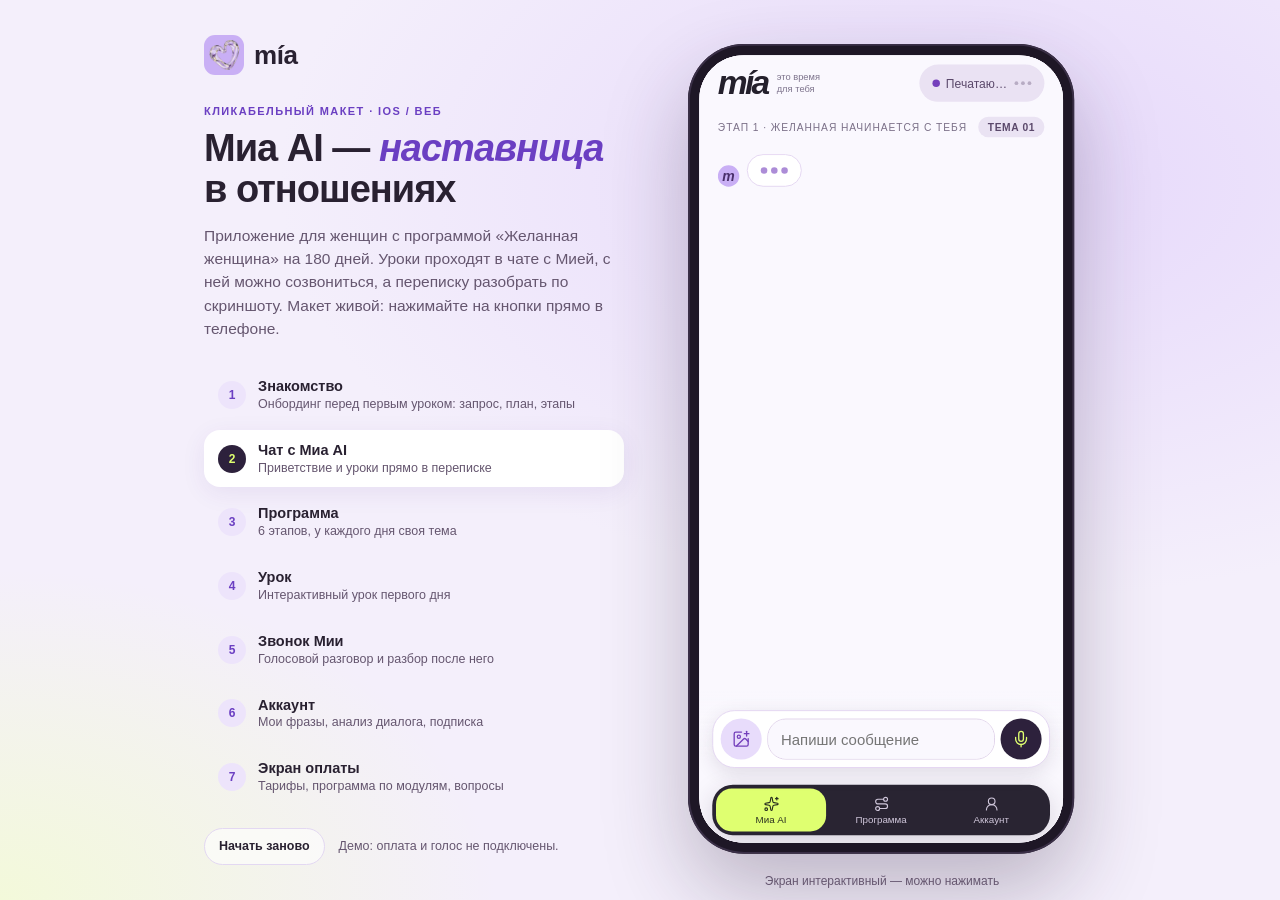
<file: portfolio.html>
<!doctype html>
<html lang="ru">
<head>
<meta charset="utf-8">
<meta name="viewport" content="width=device-width, initial-scale=1, viewport-fit=cover">
<meta name="robots" content="noindex">
<title>mía — кликабельный макет</title>
<link rel="icon" type="image/png" href="app/assets/icon-192.png">
<style>
:root{--bg:#F4EFFB;--ink:#292131;--muted:#65566F;--violet:#6B3FC2;--lilac:#C9AFF5;--lilac-soft:#EDE4FB;--lime:#DFFF70;--night:#2D213C;--line:#E3D8F2}
*{box-sizing:border-box}
html,body{margin:0;height:100%}
body{background:radial-gradient(1200px 700px at 78% 20%,#E6D8FB 0,transparent 60%),radial-gradient(900px 600px at 0 100%,#F3F9DA 0,transparent 55%),var(--bg);color:var(--ink);font:15px/1.5 -apple-system,BlinkMacSystemFont,"SF Pro Text","Segoe UI",Roboto,sans-serif;-webkit-font-smoothing:antialiased}
.wrap{display:grid;grid-template-columns:minmax(300px,420px) auto;gap:64px;align-items:center;justify-content:center;min-height:100vh;padding:32px 40px}
.info{max-width:420px}
.logo{display:flex;align-items:center;gap:10px;margin-bottom:28px}
.logo img{width:40px;height:40px;border-radius:11px}
.logo b{font-size:26px;letter-spacing:-.5px}
.eyebrow{font-size:11px;font-weight:700;letter-spacing:1.4px;text-transform:uppercase;color:var(--violet)}
h1{margin:8px 0 14px;font-size:38px;line-height:1.08;letter-spacing:-1px;font-weight:700}
h1 em{font-style:italic;font-weight:600;color:var(--violet)}
.lead{margin:0 0 26px;color:var(--muted);font-size:15.5px}
.nav{display:grid;gap:6px;margin:0;padding:0;list-style:none;counter-reset:s}
.nav button{all:unset;box-sizing:border-box;display:grid;grid-template-columns:28px 1fr;gap:12px;align-items:center;width:100%;padding:11px 14px;border-radius:16px;cursor:pointer;counter-increment:s;transition:background .2s}
.nav button::before{content:counter(s);display:grid;place-items:center;width:28px;height:28px;border-radius:50%;background:var(--lilac-soft);color:var(--violet);font-size:12px;font-weight:700}
.nav button:hover{background:rgba(255,255,255,.6)}
.nav button:focus-visible{outline:2px solid var(--violet);outline-offset:2px}
.nav button.on{background:#fff;box-shadow:0 6px 24px rgba(77,40,140,.08)}
.nav button.on::before{background:var(--night);color:var(--lime)}
.nav strong{display:block;font-size:14.5px;font-weight:600;line-height:1.3}
.nav span{display:block;font-size:12.5px;color:var(--muted);line-height:1.35}
.foot{display:flex;align-items:center;gap:14px;margin-top:22px;font-size:12.5px;color:var(--muted)}
.reset{all:unset;cursor:pointer;padding:8px 14px;border-radius:99px;border:1px solid var(--line);background:rgba(255,255,255,.6);font-weight:600;color:var(--ink)}
.reset:hover{background:#fff}
.stage{position:relative;width:calc(390px * var(--k,1) + 24px);height:calc(844px * var(--k,1) + 24px)}
.phone{position:absolute;left:0;top:0;width:414px;height:868px;padding:12px;border-radius:60px;background:#1E1726;box-shadow:0 40px 90px rgba(45,33,60,.28),inset 0 0 0 2px #3A2F47;transform:scale(var(--k,1));transform-origin:0 0}
.screen{position:relative;width:390px;height:844px;border-radius:48px;overflow:hidden;background:#FAF8FE}
.screen iframe{display:block;width:100%;height:100%;border:0}
.hint{position:absolute;left:0;right:0;bottom:-34px;text-align:center;font-size:12px;color:var(--muted)}
.chips{display:none}
@media (max-width:860px){
  .wrap{display:block;padding:0;min-height:0}
  .info{display:none}
  .chips{display:flex;gap:6px;overflow-x:auto;padding:10px 12px;background:var(--bg);border-bottom:1px solid var(--line);scrollbar-width:none;position:sticky;top:0;z-index:2}
  .chips::-webkit-scrollbar{display:none}
  .chips button{all:unset;flex:0 0 auto;padding:7px 13px;border-radius:99px;background:#fff;border:1px solid var(--line);font-size:13px;font-weight:600;cursor:pointer;white-space:nowrap}
  .chips button.on{background:var(--night);border-color:var(--night);color:var(--lime)}
  .stage{width:100%;height:calc(100dvh - 53px)}
  .phone{position:static;width:100%;height:100%;padding:0;border-radius:0;background:none;box-shadow:none;transform:none}
  .screen{width:100%;height:100%;border-radius:0}
  .hint{display:none}
}
</style>
</head>
<body>
<nav class="chips" aria-label="Экраны"></nav>
<div class="wrap">
  <section class="info">
    <div class="logo"><img src="app/assets/icon-192.png" alt=""><b>mía</b></div>
    <div class="eyebrow">Кликабельный макет · iOS / веб</div>
    <h1>Миа AI — <em>наставница</em> в отношениях</h1>
    <p class="lead">Приложение для женщин с программой «Желанная женщина» на 180 дней. Уроки проходят в чате с Мией, с ней можно созвониться, а переписку разобрать по скриншоту. Макет живой: нажимайте на кнопки прямо в телефоне.</p>
    <ul class="nav" aria-label="Экраны"></ul>
    <div class="foot"><button class="reset" type="button" data-reset>Начать заново</button><span>Демо: оплата и голос не подключены.</span></div>
  </section>
  <div class="stage"><div class="phone"><div class="screen"><iframe id="f" title="Приложение mía" allow="microphone; autoplay"></iframe></div></div><div class="hint">Экран интерактивный — можно нажимать</div></div>
</div>
<script>
(() => {
  const KEY = 'mia-ru-webapp-v1', LKEY = KEY + '-lessons', NAME = 'Аня', APP = 'app/?view=app';
  const SCREENS = [
    { id: 'intro', title: 'Знакомство', text: 'Онбординг перед первым уроком: запрос, план, этапы' },
    { id: 'chat', title: 'Чат с Миа AI', text: 'Приветствие и уроки прямо в переписке' },
    { id: 'program', title: 'Программа', text: '6 этапов, у каждого дня своя тема' },
    { id: 'lesson', title: 'Урок', text: 'Интерактивный урок первого дня' },
    { id: 'call', title: 'Звонок Мии', text: 'Голосовой разговор и разбор после него' },
    { id: 'account', title: 'Аккаунт', text: 'Мои фразы, анализ диалога, подписка' },
    { id: 'paywall', title: 'Экран оплаты', text: 'Тарифы, программа по модулям, вопросы' }
  ];
  const f = document.getElementById('f'), nav = document.querySelector('.nav'), chips = document.querySelector('.chips');
  nav.innerHTML = SCREENS.map(s => `<li><button type="button" data-s="${s.id}"><i></i><div><strong>${s.title}</strong><span>${s.text}</span></div></button></li>`).join('');
  nav.querySelectorAll('i').forEach(i => i.remove());
  chips.innerHTML = SCREENS.map(s => `<button type="button" data-s="${s.id}">${s.title}</button>`).join('');

  /* Телефон по высоте окна */
  const fit = () => { const k = Math.min(1, (innerHeight - 90) / 868); document.documentElement.style.setProperty('--k', Math.max(.55, k).toFixed(3)); };
  addEventListener('resize', fit); fit();

  const ls = { set(k, v) { try { localStorage.setItem(k, JSON.stringify(v)); } catch (e) {} }, del(k) { try { localStorage.removeItem(k); } catch (e) {} }, has(k) { try { return !!localStorage.getItem(k); } catch (e) { return false; } } };
  const freshState = () => { const t = new Date(); return { schema: 1, records: {}, profile: { name: NAME, reduceMotion: false }, program: { startedAt: t.toISOString(), currentDay: 1, opened: { 1: t.toISOString().slice(0, 10) }, supportDone: false, testShiftDays: 0 }, testAccess: true, offers: {} }; };

  /* Приложение сохраняет состояние при выгрузке, поэтому хранилище меняем только на пустой странице. */
  function load(src, prep) {
    return new Promise(res => {
      f.onload = () => { f.onload = () => res(); if (prep) prep(); f.src = src; };
      f.src = 'about:blank';
    });
  }
  const doc = () => { try { return f.contentDocument; } catch (e) { return null; } };
  const inApp = () => { const d = doc(); return !!(d && /\/app\/$/.test(f.contentWindow.location.pathname) && d.querySelector('[data-wa="tab"]')); };
  const wait = (sel, ms = 6000) => new Promise((res, rej) => { const t0 = Date.now(); (function tick() { const d = doc(), el = d && d.querySelector(sel); if (el) return res(el); if (Date.now() - t0 > ms) return rej(sel); setTimeout(tick, 80); })(); });
  const sleep = ms => new Promise(r => setTimeout(r, ms));

  let last = '';
  async function ensureApp() {
    if (!inApp() || last === 'call') await load(APP, () => { if (!ls.has(KEY)) ls.set(KEY, freshState()); });
    await wait('[data-wa="tab"]');
    const close = doc().querySelector('[data-lob="lob-close"],[data-wa="lob-close"]') || [...doc().querySelectorAll('button')].find(b => /lob-close/.test(Object.values(b.dataset).join(' ')));
    if (close) { close.click(); await sleep(400); }
    const back = doc().querySelector('[data-wa="call-close"]'); if (back) back.click();
  }
  const tab = async t => { await ensureApp(); (await wait(`[data-wa="tab"][data-tab="${t}"]`)).click(); };

  const ACT = {
    intro: () => load(APP, () => { ls.set(KEY, freshState()); ls.del(LKEY); }),
    chat: () => tab('today'),
    program: () => tab('route'),
    lesson: async () => {
      /* Приветствие сохраняется сразу, анимируется только на экране: после перезагрузки история уже на месте, и урок открывается кнопкой из неё. */
      await load(APP, () => { if (!ls.has(KEY)) ls.set(KEY, freshState()); ls.set(LKEY, { v: 1, onboarded: true, introDone: false, completed: [], phrases: [], lessons: {}, messages: [], cur: { lessonId: null, messageId: null }, draft: '' }); });
      await wait('[data-wa="tab"]'); await sleep(400);
      await load(APP);
      await wait('.wa-lc-choice.primary[data-lc="act"]'); [...doc().querySelectorAll('.wa-lc-choice.primary[data-lc="act"]')].pop().click();
    },
    call: async () => { await tab('today'); await sleep(200); (await wait('[data-wa="call-open"]')).click(); },
    account: () => tab('account'),
    paywall: () => load('paywall/')
  };
  let busy = false;
  async function go(id) {
    if (busy) return; busy = true;
    document.querySelectorAll('[data-s]').forEach(b => b.classList.toggle('on', b.dataset.s === id));
    const chip = chips.querySelector(`[data-s="${id}"]`); if (chip) chip.scrollIntoView({ block: 'nearest', inline: 'center', behavior: 'smooth' });
    try { await ACT[id](); } catch (e) { console.warn('mía demo:', e); }
    last = id; busy = false;
  }
  document.addEventListener('click', e => { const b = e.target.closest('[data-s]'); if (b) go(b.dataset.s); });
  document.querySelector('[data-reset]').addEventListener('click', () => go('intro'));
  go(ls.has(LKEY) ? 'chat' : 'intro');
})();
</script>
</body>
</html>
</file>
<file: app/journey.css>
:root{--ink:#40282D;--muted:#887479;--line:#E6DAD4;--accent:#873C4B;--paper:#F8F3EC;--soft:#EED9D3;--sans:'Avenir Next','Segoe UI',Arial,sans-serif;--serif:Georgia,'Times New Roman',serif;--ease:cubic-bezier(.22,1,.36,1)}*{box-sizing:border-box}body{margin:0;font-family:var(--sans);color:var(--ink);background:#EAE5DD;-webkit-font-smoothing:antialiased}button,textarea,input,select{font:inherit}button{border:0;cursor:pointer;color:inherit;background:none;-webkit-tap-highlight-color:transparent}button:disabled{opacity:.38;cursor:default}button:not(:disabled){transition:transform .18s var(--ease),background .3s,color .3s,border-color .3s}button:not(:disabled):active{transform:scale(.97)}button:focus-visible,a:focus-visible,textarea:focus-visible,input:focus-visible,select:focus-visible{outline:2px solid var(--accent);outline-offset:3px}button svg{pointer-events:none}svg{width:20px;height:20px;stroke-width:1.6;flex-shrink:0}h1,h2,h3,p{margin:0}em{font-weight:400}a{color:inherit;text-decoration:none}textarea{resize:none}[hidden]{display:none!important}
.studio{max-width:1390px;margin:auto;display:grid;grid-template-columns:290px minmax(360px,1fr) 255px;gap:40px;min-height:100dvh;padding:30px 48px;align-items:center}.studio-brand{font:64px/1 var(--serif);letter-spacing:-5px;color:#773247;display:flex;align-items:center;gap:24px;margin-bottom:42px}.studio-brand span{font:9px/1.7 var(--sans);letter-spacing:2px;max-width:80px}.edition,.scenario-label{font-size:9px;line-height:1.5;letter-spacing:1.4px;color:#947C7D}.edition{margin-bottom:20px}.studio-left h1{font:34px/1.13 var(--serif);letter-spacing:-1.6px;margin-bottom:19px}.studio-left h1 em{color:#8C4C59}.studio-intro{font-size:12px;line-height:1.85;color:#887A79;margin-bottom:31px}.scenario-list{margin:13px 0 4px;display:grid;gap:4px}.scenario-button{display:grid;grid-template-columns:31px 1fr 17px;align-items:center;text-align:left;min-height:45px;padding:8px 10px;border-radius:10px;font-size:11px;color:#8A7676;gap:10px}.day-number{font:20px var(--serif);letter-spacing:-.6px;opacity:.75}.scenario-button.active{background:#DDD1C8;color:#63313F}.scenario-button svg{width:15px;height:15px;opacity:0}.scenario-button.active svg{opacity:1}.studio-link{display:flex;gap:11px;align-items:center;padding:12px 10px;font-size:11px;color:#794354}.studio-link svg{width:15px;height:15px}.studio-fine{font-size:9px;line-height:1.8;color:#9A8986;max-width:246px;margin-top:28px}.device-stage{min-width:0;display:flex;align-items:center;flex-direction:column}.device{height:min(842px,calc(100dvh - 86px));min-height:590px;width:390px;max-width:100%;border-radius:37px;overflow:hidden;background:var(--paper);position:relative;display:flex;flex-direction:column;box-shadow:0 28px 75px #61413920,0 0 0 1px #785c5c17,0 1px 0 2px #ffffff60;transition:background .65s,color .65s;isolation:isolate}.device[data-theme=night]{--accent:#686182;--soft:#E8E2F0;--ink:#302B42;--paper:#F4F0F5;--line:#E3DBE8;--muted:#827789}.device[data-theme=rose]{--accent:#9E535E;--soft:#F3D8D4;--paper:#F9F0EB}.device[data-theme=sage]{--accent:#536D5B;--soft:#DCE4D6;--ink:#34463A;--paper:#F2F3E9;--line:#DFE3D6;--muted:#7C8778}.device[data-theme=amber]{--accent:#9A6A38;--soft:#EFDFBF;--ink:#59412D;--paper:#F8F1E4;--line:#E8DCC7;--muted:#967F66}.device[data-theme=rest]{--accent:#7C7854;--soft:#E8E6D2;--paper:#F6F4E8}.statusbar{height:38px;flex:none;display:flex;align-items:center;justify-content:space-between;padding:5px 25px 0;font-size:11px;font-weight:600;position:relative}.camera-pill{background:#342529;height:18px;width:67px;border-radius:20px;position:absolute;left:calc(50% - 33px);top:9px}.status-icons{display:flex;gap:3px;align-items:center}.status-icons svg{width:14px;height:14px}.status-icons svg:last-child{width:20px;height:18px}.app-header{padding:8px 22px 12px;display:flex;align-items:center;justify-content:space-between;flex:none}.app-logo{font:35px/1 var(--serif);letter-spacing:-2.5px;color:var(--accent);display:flex;align-items:center;gap:13px;padding:0;min-height:38px}.app-logo span{font:8px var(--sans);letter-spacing:.5px;color:var(--muted)}.help-pill{display:flex;gap:6px;align-items:center;font-size:9px;border:1px solid var(--line);border-radius:30px;padding:9px 10px;min-height:34px}.help-pill svg{height:12px;width:12px}.live-dot{height:5px;width:5px;background:#AC766E;border-radius:50%;display:inline-block;flex-shrink:0}.app-viewport{flex:1;min-height:0;position:relative;overflow:hidden}.app-view{height:100%;overflow-y:auto;overflow-x:hidden;scrollbar-width:none;overscroll-behavior:contain}.app-view::-webkit-scrollbar{display:none}.page{padding:7px 22px 25px;min-height:100%}.exit-clone{position:absolute;inset:0;overflow:hidden;pointer-events:none;z-index:4;background:var(--paper)}.app-nav{display:flex;align-items:center;justify-content:space-around;height:63px;flex:none;border-top:1px solid var(--line);position:relative;background:var(--paper);padding:4px 12px 2px}.app-nav button{min-width:71px;min-height:52px;display:flex;flex-direction:column;align-items:center;justify-content:center;gap:5px;font-size:9px;color:var(--muted)}.app-nav button svg{height:20px;width:20px}.app-nav button.active{color:var(--accent)}.nav-mark{position:absolute;top:-2px;height:3px;width:21px;border-radius:5px;left:calc(12.5% - 10px);background:var(--accent);transition:left .5s var(--ease),background .5s}.home-bar{height:14px;background:var(--paper);position:relative;flex:none}.home-bar:after{content:'';position:absolute;width:102px;height:4px;background:var(--ink);opacity:.85;left:calc(50% - 51px);bottom:5px;border-radius:5px}.preview-caption{width:390px;max-width:100%;margin-top:16px;display:flex;align-items:center;gap:6px;font-size:9px;color:#A28C8C}.preview-caption span:last-child{margin-left:auto;font-size:8px;letter-spacing:1px}.mobile-studio{display:none}
.studio-right>.scenario-label{margin-bottom:28px}.explainer-title{font:29px/1.2 var(--serif);letter-spacing:-1px;margin-bottom:24px}.explain-step{padding:16px 0;border-top:1px solid #D8CDC5;display:flex;gap:12px;align-items:flex-start}.explain-number{font:italic 17px var(--serif);color:#A58585;min-width:18px}.explain-step strong{font-size:11px;font-weight:500;display:block;margin:0 0 7px}.explain-step p{font-size:11px;line-height:1.8;color:#95817E}.result-note{background:#DDD6C8;border-radius:12px;padding:15px;margin-top:12px}.result-note span{font-size:8px;letter-spacing:1.3px;color:#8E7D6C}.result-note p{font:17px/1.5 var(--serif);margin-top:8px}.motion-note{border-top:1px solid #D8CDC5;padding-top:24px;margin-top:38px;display:flex;gap:12px}.motion-note>svg{width:16px;height:16px;color:#A28887;margin-top:2px}.motion-note strong{font-size:10px;font-weight:500}.motion-note p{font-size:10px;color:#9C8783;line-height:1.8;margin-top:8px}.motion-toggle{padding:15px 0;display:flex;align-items:center;gap:7px;font-size:9px;color:#967F7D}.motion-toggle svg{height:15px;width:15px}
.eyebrow{font-size:9px;letter-spacing:1.4px;font-weight:500;line-height:1.5;color:var(--muted)}.page h2{font:36px/1.07 var(--serif);letter-spacing:-1.35px}.page h2 em{color:var(--accent)}.sub{font-size:12px;line-height:1.7;color:var(--muted)}.row-between{display:flex;align-items:center;justify-content:space-between;gap:8px}.day-heading{margin:15px 0 19px}.day-heading .eyebrow{margin-bottom:11px}.day-heading .sub{margin-top:12px;max-width:306px}.time-pill{font-size:9px;display:flex;align-items:center;gap:5px;white-space:nowrap;color:var(--muted)}.time-pill svg{height:12px;width:12px}.day-rail{display:flex;gap:6px;padding:0 0 6px;justify-content:space-between}.rail-day{width:37px;min-height:43px;border-radius:50%;color:var(--muted);font-size:11px;display:flex;align-items:center;justify-content:center;position:relative}.rail-day.active{background:var(--ink);color:var(--paper)}.rail-day.done:after{content:'';position:absolute;bottom:1px;width:3px;height:3px;background:var(--accent);border-radius:50%}.energy{margin-bottom:20px}.energy .row-between{font-size:11px;margin-bottom:10px}.energy-label{color:var(--accent);font-size:9px}.energy-options{display:flex;gap:7px}.energy-options button{flex:1;padding:10px 6px;border:1px solid var(--line);font-size:10px;border-radius:10px;min-height:40px}.energy-options button[aria-pressed=true]{background:var(--soft);border-color:var(--accent);color:var(--accent)}.energy-options svg{height:13px;width:13px;vertical-align:-3px;margin-right:4px}.energy-message{margin:9px 0 0;font-size:10px;color:var(--accent);line-height:1.6;min-height:16px}.hero{position:relative;isolation:isolate;min-height:220px;border-radius:22px;padding:22px;overflow:hidden;background:#7D3B4A;color:#FFF7EE;margin-bottom:22px}.hero .eyebrow{font-size:8px;color:#EED1CF;letter-spacing:1.2px}.hero h3{font:30px/1.1 var(--serif);letter-spacing:-1px;margin:17px 0 11px;max-width:247px;position:relative;z-index:1}.hero p{font-size:11px;line-height:1.6;color:#EAD5D4;max-width:216px;position:relative;z-index:1}.hero button{position:relative;z-index:1;margin-top:23px;min-height:39px;border-radius:24px;background:#FFF4E7;color:#642C3E;font-size:11px;padding:11px 17px;display:flex;align-items:center;gap:16px}.hero button svg{height:14px;width:14px}.hero .visual{position:absolute;right:-17px;top:8px;width:161px;height:200px;pointer-events:none;z-index:-1;opacity:.7}.hero.type-digital{background:linear-gradient(120deg,#783445,#964C58)}.hero.type-ground,.hero.low-mode{background:#D5AD98;color:#603C3A}.hero.type-ground .eyebrow,.hero.type-ground p,.hero.low-mode .eyebrow,.hero.low-mode p{color:#79504E}.hero.type-sleep{background:#39364F;min-height:252px}.hero.type-sleep h3{max-width:215px}.hero.type-sleep .eyebrow{color:#BDB2D5}.hero.type-sleep p{color:#CEC4DD}.hero.type-sleep button{background:#E4DCEF;color:#433C5A}.hero.type-identity{background:#ECD3C7;color:#753E4A;min-height:235px}.hero.type-identity .eyebrow,.hero.type-identity p{color:#A27476}.hero.type-identity h3{max-width:200px}.hero.type-identity button{background:#844251;color:#FFF4E7}.hero.type-connect{background:#D2DBBE;color:#3C553F;min-height:235px}.hero.type-connect .eyebrow,.hero.type-connect p{color:#698268}.hero.type-connect button{background:#4B674F;color:#F8F9EC}.hero.type-movement{background:#CDBD9C;color:#4D4839}.hero.type-movement .eyebrow,.hero.type-movement p{color:#6E6454}.hero.type-reflect{background:#DDBB8C;color:#65452D}.hero.type-reflect .eyebrow,.hero.type-reflect p{color:#8A6548}.hero.type-rest{background:#E5E1CA;color:#64633F;text-align:center;min-height:285px;padding-top:31px}.hero.type-rest h3,.hero.type-rest p{max-width:none}.hero.type-rest button{margin:100px auto 0}.hero.type-rest .eyebrow,.hero.type-rest p{color:#7F805B}.hero.type-rest .visual{top:108px;right:calc(50% - 82px);opacity:1}.hero.type-boundary{background:#6C727C}.hero.type-values{background:#D7AB92;color:#704539}.hero.type-values .eyebrow,.hero.type-values p{color:#93614C}.hero.type-support{background:#765B4E}
.notification{position:absolute;right:4px;width:100px;height:54px;border:1px solid #EED5CD66;background:#F9DBD118;border-radius:13px;transform:rotate(-11deg);box-shadow:0 7px 20px #431B2820}.notification:nth-child(1){top:15px;right:20px}.notification:nth-child(2){top:70px;right:1px;transform:rotate(7deg)}.notification:nth-child(3){top:122px;right:15px;transform:rotate(-7deg)}.notification:before{content:'';position:absolute;top:15px;left:11px;background:#ECCAC488;width:22px;height:22px;border-radius:7px}.notification:after{content:'';position:absolute;top:21px;left:41px;background:#ECCAC45f;width:45px;height:3px;border-radius:3px;box-shadow:0 7px 0 #ECCAC437}.moon-art{position:absolute;width:83px;height:83px;background:#E2D2AF;border-radius:50%;right:33px;top:35px;box-shadow:0 0 34px #E2D2AF20}.moon-art:after{content:'';background:#39364F;width:78px;height:78px;position:absolute;left:24px;top:-12px;border-radius:50%}.star{position:absolute;color:#CFC4DB;font-size:15px;right:17px;top:144px}.star:nth-child(3){right:128px;top:15px;font-size:9px}.star:nth-child(4){right:77px;top:181px;font-size:10px}.identity-letter{font:italic 143px/1 var(--serif);letter-spacing:-13px;position:absolute;right:12px;top:75px;color:#AC6D7155;transform:rotate(-13deg)}.identity-flower{position:absolute;right:7px;top:5px;width:72px;height:72px;opacity:.8}.identity-flower span{position:absolute;left:24px;width:26px;height:70px;background:#C4898666;border-radius:50%;transform:rotate(calc(var(--p)*45deg))}.connection-loop{position:absolute;top:52px;right:3px;width:90px;height:100px;border-radius:50%;border:2px solid #75966E80;transform:rotate(-28deg)}.connection-loop:nth-child(2){top:93px;right:51px;transform:rotate(20deg);background:#AAC29A66}.ground-art{width:125px;height:125px;position:absolute;top:50px;right:4px;display:grid;place-items:center}.ground-art span{position:absolute;border:1px solid #926B5F77;border-radius:50%;width:calc(100% - var(--p)*25px);height:calc(100% - var(--p)*25px)}.rest-art{position:absolute;inset:30px 0}.rest-art span{position:absolute;left:30px;top:20px;height:50px;width:110px;border-radius:50%;background:#BBB99A;transform:rotate(-8deg)}.rest-art span:nth-child(2){left:53px;top:0;width:74px;height:46px;background:#D0CBA8;transform:rotate(13deg)}.rest-art span:nth-child(3){left:67px;top:-16px;width:49px;height:31px;background:#F1ECDC}.path-art{position:absolute;right:10px;top:39px;border:2px solid #806B4B75;border-left:0;width:99px;height:146px;border-radius:0 100% 100% 0;transform:rotate(-17deg)}.path-art:after{content:'';position:absolute;width:30px;height:30px;border-radius:50%;background:#E4D6AA;right:12px;bottom:17px}.reflect-art{font:italic 132px var(--serif);position:absolute;right:6px;top:40px;color:#F6DCAC50}
.section-title{font-size:12px;display:flex;justify-content:space-between;align-items:center;margin-bottom:10px}.section-title small{font-size:9px;color:var(--muted);font-weight:400}.rhythm{margin:0 0 15px}.rhythm-row{width:100%;text-align:left;padding:15px 0;display:flex;align-items:center;gap:12px;border-bottom:1px solid var(--line)}.rhythm-icon{width:37px;height:37px;display:grid;place-items:center;background:var(--soft);color:var(--accent);border-radius:12px;flex-shrink:0}.rhythm-icon svg{width:17px;height:17px}.rhythm-row.done .rhythm-icon{background:transparent;border:1px solid var(--line)}.rhythm-copy{flex:1;min-width:0}.rhythm-copy small{font-size:8px;color:var(--muted);letter-spacing:1px;display:block;margin-bottom:5px}.rhythm-copy strong{font-size:12px;font-weight:500;line-height:1.45;display:block}.rhythm-copy em{font-style:normal;font-size:9px;color:var(--accent);display:block;margin-top:5px}.rhythm-row>svg{height:15px;width:15px;color:var(--muted)}.quiet-action{font-size:10px;color:var(--muted);text-decoration:underline;text-underline-offset:4px;display:block;margin:5px auto;padding:11px;min-height:42px}.next-day{border:1px solid var(--line);border-radius:12px;display:flex;align-items:center;gap:10px;padding:14px;width:100%;text-align:left;margin:18px 0 0;font-size:10px}.next-day svg{width:15px;height:15px}.next-day span{flex:1}.next-day small{display:block;font-size:8px;color:var(--muted);margin-bottom:4px}.praise-note{background:var(--soft);padding:16px;border-radius:15px;margin:0 0 18px;display:flex;gap:11px;align-items:flex-start}.praise-note svg{color:var(--accent);height:18px;width:18px}.praise-note p{font-size:11px;line-height:1.6}.praise-note strong{font-weight:500;display:block;margin-bottom:3px}
.back-head{display:flex;align-items:center;justify-content:space-between;margin:1px 0 23px}.circle-button{width:39px;height:39px;border-radius:50%;border:1px solid var(--line);display:grid;place-items:center}.circle-button svg{width:17px;height:17px}.back-head span{font-size:9px;letter-spacing:1px;color:var(--muted)}.plain-button{font-size:10px;color:var(--muted);padding:9px;min-height:39px}.primary{min-height:49px;width:100%;border-radius:27px;background:var(--accent);color:#FFF9EE;display:flex;align-items:center;justify-content:center;gap:14px;padding:13px 18px;font-size:12px}.primary svg{width:16px;height:16px}.secondary{min-height:47px;width:100%;border:1px solid var(--line);border-radius:25px;padding:12px 16px;font-size:11px;display:flex;align-items:center;justify-content:center;gap:9px}.secondary svg{width:16px;height:16px}.wizard{display:flex;flex-direction:column;min-height:100%;padding-bottom:20px}.wizard-progress{display:flex;gap:5px;margin:-6px 0 21px}.wizard-progress span{height:3px;flex:1;background:var(--line);border-radius:3px;overflow:hidden}.wizard-progress span:after{content:'';display:block;width:100%;height:100%;background:var(--accent);transform:translateX(-100%);transition:transform .45s var(--ease)}.wizard-progress span.done:after{transform:translateX(0)}.wizard h2{font-size:33px;margin:10px 0 15px}.wizard .sub{margin-bottom:22px}.step-label{display:flex;align-items:center;gap:7px;font-size:9px;color:var(--accent);letter-spacing:1px}.step-label svg{height:13px;width:13px}.step-options{display:grid;gap:10px;margin:3px 0 23px}.step-option{display:flex;align-items:center;gap:12px;padding:16px 14px;border:1px solid var(--line);border-radius:15px;min-height:64px;text-align:left;font-size:12px}.choice-check{height:19px;width:19px;border:1px solid #B4A09F;border-radius:50%;flex-shrink:0;display:grid;place-items:center}.choice-check svg{width:12px;height:12px}.step-option.selected{border-color:var(--accent);background:var(--soft)}.step-option.selected .choice-check{border-color:var(--accent);background:var(--accent);color:white}.step-option small{font-size:10px;line-height:1.5;color:var(--muted);display:block;margin-top:4px}.wizard-foot{margin-top:auto;padding-top:23px}.tiny{font-size:9px;color:var(--muted);line-height:1.6}.wizard-foot .tiny{text-align:center;margin-top:12px}.practice-illustration{height:107px;position:relative;margin:0 0 12px;display:grid;place-items:center;border-radius:18px;overflow:hidden;background:var(--soft)}.practice-illustration .visual{width:154px;height:175px;position:relative;transform:scale(.65);top:-17px}.practice-illustration .notification{border-color:#98697555;background:#C398941f}.practice-illustration .moon-art:after{background:var(--soft)}.practice-illustration .identity-letter{top:46px;font-size:108px;right:18px}.practice-input{width:100%;border:1px solid var(--line);border-radius:17px;background:#FFFFFF50;color:var(--ink);padding:18px;font:20px/1.55 var(--serif);min-height:128px}.practice-input::placeholder{color:#B5A5A0}.input-label{display:block;font-size:10px;color:var(--accent);margin-bottom:10px}.input-counter{font-size:9px;color:var(--muted);text-align:right;padding:8px}.ground-object{height:187px;margin:9px 0 22px;position:relative;display:grid;place-items:center}.orbit{position:absolute;width:149px;height:149px;border-radius:50%;border:1px solid #AD938333;background:radial-gradient(circle,#EED6B9,#D3AA9C 54%,#B2828055 70%,transparent 71%)}.orbit:before,.orbit:after{content:'';position:absolute;inset:-15px;border:1px solid #BA9A9033;border-radius:50%}.orbit:after{inset:-31px;opacity:.5}.ground-object strong{font:italic 47px var(--serif);z-index:1;color:#75484A}.ground-object.breathing .orbit{animation:softBreath 8s ease-in-out infinite}.ground-object.breathing strong{font-size:23px}.ground-hint{text-align:center;color:var(--muted);font-size:11px;line-height:1.7;max-width:270px;margin:0 auto}
.lesson-cover{height:164px;position:relative;margin:10px 0 22px;background:var(--soft);border-radius:95px 95px 20px 20px;overflow:hidden;display:grid;place-items:center}.lesson-cover img{width:100%;height:100%;object-fit:cover;object-position:center 43%;opacity:.83}.lesson-cover .visual{position:relative;width:160px;height:200px}.lesson h2{font-size:31px;margin:10px 0 14px}.lesson-paragraph{font:18px/1.65 var(--serif);letter-spacing:-.2px;color:var(--ink);margin:23px 0}.lesson-quote{border-left:2px solid var(--accent);padding:4px 0 4px 15px;font-size:11px;line-height:1.8;color:var(--muted);margin:21px 0 24px}.audio-control{display:flex;align-items:center;gap:11px;padding:14px;background:var(--soft);border-radius:17px;margin:20px 0}.audio-control button{height:42px;width:42px;border-radius:50%;display:grid;place-items:center;background:var(--accent);color:#FFF6EC}.audio-control button svg{height:17px;width:17px}.audio-copy{font-size:10px;flex:1}.audio-copy small{display:block;font-size:8px;color:var(--muted);margin-top:5px}.wave{display:flex;align-items:center;gap:3px;height:23px}.wave span{width:3px;height:calc(var(--n)*1px);background:var(--accent);opacity:.5;border-radius:2px}.audio-control.playing .wave span{animation:wave 1s ease-in-out infinite alternate;animation-delay:calc(var(--i)*-.12s)}.reading-dots{display:flex;gap:5px;margin:19px 0}.reading-dots span{width:5px;height:5px;background:var(--line);border-radius:50%}.reading-dots span.active{width:20px;background:var(--accent)}.result-page{padding-top:25px;display:flex;flex-direction:column;text-align:center}.result-icon{width:60px;height:60px;border:1px solid var(--accent);color:var(--accent);border-radius:50%;margin:0 auto 23px;display:grid;place-items:center;background:var(--soft)}.result-icon svg{width:27px;height:27px}.result-icon svg path{stroke-dasharray:40;animation:drawCheck .7s var(--ease) both}.result-page h2{font-size:34px;margin:10px 0 15px}.result-page>.sub{margin-bottom:25px}.saved-card{text-align:left;background:#FFFDF640;border:1px solid var(--line);border-radius:17px;padding:21px 18px;position:relative;margin-bottom:23px}.saved-card .eyebrow{font-size:8px}.saved-card h3{font:25px/1.2 var(--serif);letter-spacing:-.8px;margin:10px 0 15px}.saved-line{display:flex;gap:9px;margin-top:12px;align-items:flex-start;font-size:11px;line-height:1.65;color:var(--muted)}.saved-line svg{width:14px;height:14px;margin-top:3px;color:var(--accent)}.result-question{font-size:12px;margin:0 0 12px}.outcomes{display:flex;gap:7px;margin-bottom:22px}.outcomes button{flex:1;border:1px solid var(--line);border-radius:12px;padding:12px 5px;min-height:43px;font-size:10px}.outcomes button[aria-pressed=true]{background:var(--soft);border-color:var(--accent)}.outcome-note{font-size:11px;line-height:1.7;color:var(--muted);margin:0 0 21px;text-align:left;padding:12px 14px;border-radius:12px;background:var(--soft)}.result-page>.primary{margin-top:auto}.result-page>.secondary{margin-top:10px}.end-note{font-size:9px;color:var(--muted);line-height:1.7;margin:13px 0}
.route-page h2,.library-head h2{margin:14px 0}.route-page>.sub,.library-head .sub{margin-bottom:24px}.phase-head{display:flex;align-items:center;gap:12px;margin:25px 0 12px}.phase-symbol{width:38px;height:38px;border:1px solid var(--line);border-radius:50%;display:grid;place-items:center;color:var(--accent)}.phase-head strong{font:21px var(--serif)}.phase-head small{display:block;font-size:9px;color:var(--muted);margin-top:4px}.route-rows{border-left:1px solid var(--line);margin-left:18px;padding-left:21px}.route-row{display:flex;align-items:center;gap:12px;min-height:56px;width:100%;text-align:left;position:relative;border-bottom:1px solid var(--line)}.route-row:before{content:'';position:absolute;left:-26px;width:8px;height:8px;border:1px solid var(--line);background:var(--paper);border-radius:50%}.route-row.current:before{background:var(--accent);border-color:var(--accent)}.route-row.current{color:var(--accent)}.route-row small{font-size:9px;color:var(--muted);min-width:26px}.route-row span{flex:1;font-size:12px}.route-row svg{width:14px;height:14px;color:var(--muted)}.empty-library{background:var(--soft);border-radius:20px;padding:28px 22px;text-align:center;margin:20px 0}.empty-library>svg{width:29px;height:29px;color:var(--accent);margin-bottom:17px}.empty-library h3{font:24px/1.2 var(--serif);margin-bottom:12px}.empty-library p{font-size:11px;line-height:1.8;color:var(--muted);margin-bottom:22px}.library-card{background:var(--soft);border-radius:17px;padding:19px;margin:13px 0}.library-card h3{font:24px/1.2 var(--serif);margin:10px 0 13px}.library-card .saved-line{color:var(--ink);font-size:11px}.library-card .tiny{margin-top:16px}.evening-note{border-bottom:1px solid var(--line);padding:17px 0;display:flex;align-items:flex-start;gap:12px}.evening-note>svg{color:var(--accent);width:18px;height:18px}.evening-note p{font-size:11px;line-height:1.7}.evening-note small{font-size:9px;color:var(--muted);display:block;margin-bottom:4px}.privacy-note{font-size:9px;color:var(--muted);display:flex;align-items:center;gap:6px;line-height:1.7;margin:25px 0 5px}.privacy-note svg{height:13px;width:13px}.circle-quote{border-bottom:1px solid var(--line);padding:23px 0}.circle-quote blockquote{font:25px/1.35 var(--serif);letter-spacing:-.7px;margin:13px 0;color:var(--ink)}.circle-quote>small{font-size:9px;color:var(--muted)}.circle-quote .eyebrow{font-size:8px}.support-blank{padding:23px;background:var(--soft);border-radius:16px;margin-top:22px}.support-blank h3{font:22px var(--serif);margin-bottom:12px}.support-blank p{font-size:11px;line-height:1.7;color:var(--muted);margin-bottom:17px}
.overlay{position:absolute;inset:0;z-index:20;display:flex;align-items:flex-end;background:#22151E65;animation:veil .3s}.sheet{border-radius:25px 25px 0 0;background:var(--paper);color:var(--ink);max-height:88%;overflow-y:auto;width:100%;padding:24px 22px 30px;animation:sheetUp .5s var(--ease);overscroll-behavior:contain}.sheet-grip{height:3px;width:33px;background:var(--line);border-radius:3px;margin:-13px auto 20px}.sheet-head{display:flex;align-items:flex-start;justify-content:space-between;gap:13px;margin-bottom:10px}.sheet h2{font:31px/1.1 var(--serif);letter-spacing:-1px}.sheet .sub{margin:12px 0 22px}.help-choices{display:grid;gap:10px}.help-choice{display:flex;align-items:center;text-align:left;gap:13px;border:1px solid var(--line);border-radius:15px;padding:16px 13px;min-height:69px}.help-choice>svg:first-child{color:var(--accent)}.help-choice div{flex:1;font-size:12px}.help-choice small{display:block;font-size:10px;color:var(--muted);margin-top:6px}.help-choice>svg:last-child{width:15px;height:15px}.sheet .primary{margin-top:18px}.sheet .secondary{margin-top:10px}.night-sheet{background:#353248;color:#F2EAF0;--accent:#D3C0D9;--soft:#545069;--line:#635B70;--muted:#BEB1C6;--ink:#F2EAF0}.night-sheet .ground-object{margin:25px 0;height:169px}.night-sheet .orbit{background:radial-gradient(circle,#B29ABF,#70618A 58%,#50466455 70%,transparent 71%)}.night-sheet .ground-object strong{color:#F5E8F2}.night-sheet .primary{color:#463650}.sheet .practice-input{font:17px/1.6 var(--serif);min-height:108px}.close-sheet{flex-shrink:0}.toast{position:absolute;bottom:90px;left:20px;right:20px;background:var(--ink);color:var(--paper);border-radius:14px;padding:14px 16px;font-size:11px;line-height:1.6;z-index:50;box-shadow:0 10px 30px #22121925;animation:sheetUp .3s var(--ease)}.evening-options{display:grid;gap:10px;margin:20px 0}.reflection-summary{display:flex;gap:12px;margin:20px 0}.reflection-summary>div{flex:1;background:var(--soft);border-radius:15px;padding:18px 14px}.reflection-summary strong{display:block;font:34px var(--serif);color:var(--accent)}.reflection-summary span{font-size:9px;line-height:1.5;color:var(--muted)}.decision-note{background:var(--soft);border-radius:15px;padding:16px;font-size:11px;line-height:1.7;margin:20px 0}
@keyframes veil{from{background:#22151E00}to{background:#22151E65}}@keyframes sheetUp{from{opacity:0;transform:translateY(32px)}to{opacity:1;transform:translateY(0)}}@keyframes softBreath{0%,100%{transform:scale(.86)}50%{transform:scale(1.08)}}@keyframes wave{to{transform:scaleY(.4);opacity:.9}}@keyframes drawCheck{from{stroke-dashoffset:40}to{stroke-dashoffset:0}}@keyframes settle{from{opacity:0;transform:translateY(10px) rotate(-2deg)}to{opacity:1;transform:translateY(0) rotate(0)}}.saved-card{animation:settle .6s var(--ease)}.hero .visual{animation:settle .85s var(--ease)}.reduced-motion *,.reduced-motion *:before,.reduced-motion *:after{animation:none!important;transition:none!important;scroll-behavior:auto!important}@media(prefers-reduced-motion:reduce){*,*:before,*:after{animation:none!important;transition:none!important;scroll-behavior:auto!important}}
@media(max-width:1140px){.studio{grid-template-columns:245px minmax(320px,1fr);max-width:900px;padding:25px 35px;gap:40px}.studio-right{display:none}.studio-left h1{font-size:32px}.device{height:min(842px,calc(100dvh - 78px))}}@media(max-height:770px) and (min-width:721px){.studio{padding-top:22px;padding-bottom:22px}.studio-brand{margin-bottom:24px;font-size:50px}.edition{margin-bottom:13px;font-size:8px}.studio-left h1{font-size:28px}.studio-intro{font-size:11px;margin-bottom:19px}.scenario-button{min-height:38px;padding:5px 9px}.studio-fine{margin-top:15px;font-size:8px}.motion-note{margin-top:20px}.explain-step{padding:12px 0}.studio-right>.scenario-label{margin-bottom:18px}}
@media(max-width:720px){body{background:var(--paper)}.studio{display:block;padding:0;min-height:100dvh}.studio-left,.studio-right,.preview-caption{display:none}.device-stage{width:100%}.mobile-studio{display:flex;align-items:center;gap:15px;justify-content:space-between;width:100%;height:49px;padding:6px 19px;border-bottom:1px solid #D9CFCA;background:#E9E0D7}.mini-brand{font:28px var(--serif);letter-spacing:-2px;color:#80394D}.mini-brand small{font:9px var(--sans);letter-spacing:0;vertical-align:middle;margin-left:7px}.mobile-studio label{display:flex;align-items:center;gap:8px;font-size:10px;color:#846E70}.mobile-studio select{border:0;background:#F8EFE6;border-radius:9px;min-height:32px;padding:5px 8px;color:#6F3E49;max-width:194px;font-size:11px}.mobile-studio button{min-height:36px;min-width:36px}.mobile-studio button svg{width:17px;height:17px}.device{width:100%;max-width:440px;min-height:0;height:calc(100dvh - 49px);border-radius:0;box-shadow:none}.statusbar{display:none}.app-header{padding-top:14px}.page{padding-left:21px;padding-right:21px}.app-nav{height:60px}.home-bar{height:12px}.help-pill{min-height:36px}.energy-options button{min-height:44px}.rail-day{min-height:44px}.step-option{min-height:64px}.practice-input{font-size:19px}}

/* Put the daily rhythm before the activity, in the first viewport. */
.day-rail{display:none}.day-flow{display:flex;gap:0;border-top:1px solid var(--line);border-bottom:1px solid var(--line);margin:0 0 19px;padding:11px 0}.day-flow button{display:flex;align-items:center;gap:7px;flex:1;text-align:left;font-size:10px;min-height:37px;padding:3px 6px}.day-flow button:first-child{padding-left:0}.day-flow svg{width:17px;height:17px;color:var(--accent)}.day-flow small{display:block;font-size:8px;color:var(--muted);margin-top:4px}.reset-link{font-size:9px;color:#9A8583;text-decoration:underline;text-underline-offset:3px;min-height:35px;margin-top:5px}.day-heading{margin-top:5px}.reflection-summary{margin-top:0}

@media(max-width:720px){.mini-brand{white-space:nowrap;flex-shrink:0;font-size:25px}.mobile-studio{gap:10px}.mobile-studio label{flex:1;min-width:0;justify-content:flex-end}.mobile-studio select{width:100%;max-width:182px;min-width:0}.mobile-studio button{flex-shrink:0}}

.reflection-history{background:var(--soft);padding:17px;border-radius:15px;margin:0 0 24px}.reflection-history p{font-size:11px;line-height:1.6;color:var(--muted);margin:13px 0 0}.reflection-history strong{font-weight:500;color:var(--ink);display:block}.reflection-history span:not(.eyebrow){font-size:10px;display:block;margin-top:4px}.previous-portrait{text-align:left;border:1px solid var(--line);padding:14px;border-radius:13px;margin-bottom:22px}.previous-portrait summary{font-size:11px;cursor:pointer;min-height:30px;padding:7px 0}

/* Progress: four connected chapters, with personal observations. */
.progress-page{padding-top:14px}.progress-heading{display:flex;justify-content:space-between;align-items:center;gap:15px}.progress-heading .eyebrow{font-size:8px;letter-spacing:1.3px}.progress-heading h2{font-size:41px;margin:10px 0 0;letter-spacing:-1.9px}.progress-seal{width:46px;height:46px;border:1px solid #C9A7A2;border-radius:50%;font:italic 28px var(--serif);display:grid;place-items:center;position:relative;transform:rotate(9deg);color:#9A625F;margin-right:3px}.progress-seal span{position:absolute;right:-4px;top:-5px;font-size:17px;background:var(--paper);line-height:1}.progress-intro{font-size:11px;line-height:1.75;color:var(--muted);margin:15px 0 22px}.progress-switch{display:flex;position:relative;background:#EDE5DE;padding:4px;border-radius:30px;margin-bottom:20px;isolation:isolate}.progress-switch button{width:50%;display:flex;align-items:center;justify-content:center;gap:7px;min-height:37px;font-size:11px;z-index:1;color:#8E797A}.progress-switch button[aria-pressed=true]{color:#773F4A}.progress-switch svg{width:15px;height:15px}.progress-switch>span{position:absolute;left:4px;top:4px;bottom:4px;width:calc(50% - 4px);border-radius:30px;background:#FFFAF3;box-shadow:0 2px 6px #523B3710;transition:transform .45s var(--ease)}.journey-overview{margin:0 0 21px 2px}.journey-overview>span{font-size:11px;font-weight:500;color:#705057}.journey-overview i{font:italic 15px var(--serif);padding:0 5px;color:#A57F7C}.journey-overview p{font-size:10px;color:var(--muted);margin-top:6px}.growth-map{position:relative;display:flex;flex-direction:column;gap:19px;padding:0 0 0 34px}.growth-map:before{content:'';position:absolute;left:11px;top:22px;bottom:26px;width:1px;background:repeating-linear-gradient(to bottom,#C8AFA5 0,#C8AFA5 4px,transparent 4px,transparent 9px)}.map-stop{position:relative;animation:chapterIn .7s var(--ease) both;animation-delay:calc(var(--order)*80ms)}.tone-rose{--stage-bg:#EDC5BF;--stage-ink:#793D48;--stage-art:#B9676D;--stage-light:#F8E0D9}.tone-peach{--stage-bg:#F2D6AB;--stage-ink:#815636;--stage-art:#CA8E5C;--stage-light:#FBEACA}.tone-sage{--stage-bg:#D6DFBD;--stage-ink:#4E654A;--stage-art:#8BA474;--stage-light:#E7EDDA}.tone-lilac{--stage-bg:#DCD4E9;--stage-ink:#655078;--stage-art:#A08CB8;--stage-light:#EAE4F3}.map-node{position:absolute;left:-34px;top:18px;width:24px;height:24px;border:1px solid #CEB6AB;border-radius:50%;background:var(--paper);font:11px var(--serif);display:grid;place-items:center;color:#8E7471;z-index:1}.map-stop:first-child .map-node{background:#854851;color:#FFF5E8;border-color:#854851;box-shadow:0 0 0 4px var(--paper)}.map-card{position:relative;overflow:hidden;isolation:isolate;width:100%;text-align:left;display:block;border-radius:18px;padding:17px 17px 14px;background:var(--stage-bg);color:var(--stage-ink);min-height:167px}.map-card:hover{transform:translateY(-2px);box-shadow:0 7px 20px #5E3B3210}.map-card-top{display:flex;align-items:center;justify-content:space-between;gap:4px;position:relative;z-index:1}.map-card-top>span{font-size:8px;letter-spacing:.9px;font-weight:600;white-space:nowrap}.map-card-top small{font-size:7px;letter-spacing:.55px}.map-card-top .here-label{display:flex;align-items:center;gap:4px;font-size:7px;letter-spacing:0;background:#FFF1E6A3;border-radius:12px;padding:5px 7px;white-space:nowrap}.here-label span{width:4px;height:4px;background:#A44E5D;border-radius:50%}.map-card>strong{display:block;font:28px/1.06 var(--serif);letter-spacing:-1px;margin-top:20px;position:relative;z-index:1;max-width:230px}.map-card>p{font-size:10px;line-height:1.65;max-width:169px;margin-top:9px;position:relative;z-index:1;opacity:.83}.map-card-foot{display:flex;justify-content:space-between;align-items:center;position:relative;margin-top:21px;font-size:9px;z-index:1}.map-card-foot>svg{width:23px;height:23px;border:1px solid currentColor;border-radius:50%;padding:5px;opacity:.7}.growth-art{position:absolute;width:95px;height:95px;right:-7px;bottom:22px;pointer-events:none;color:var(--stage-art);opacity:.65;z-index:0;transform:rotate(-12deg)}.growth-art span,.growth-art b{position:absolute;display:block}.art-0 span{width:90px;height:47px;border:1px solid currentColor;border-radius:50%;transform:rotate(-20deg);left:8px;top:23px}.art-0 span:nth-child(2){top:36px;left:0}.art-0 span:nth-child(3){top:49px;left:-8px}.art-1 span{width:35px;height:55px;background:currentColor;left:31px;top:2px;border-radius:50%;transform-origin:50% 87%}.art-1 span:nth-child(2){transform:rotate(90deg)}.art-1 span:nth-child(3){transform:rotate(180deg)}.art-1 span:nth-child(4){transform:rotate(270deg)}.art-1 b{width:23px;height:23px;border-radius:50%;background:var(--stage-bg);left:37px;top:39px;box-shadow:0 0 0 1px currentColor}.art-2 b{height:87px;width:1px;background:currentColor;left:47px;top:15px;transform:rotate(18deg)}.art-2 span{background:currentColor;width:35px;height:47px;border-radius:80% 0 80% 0;top:12px;left:44px;transform:rotate(11deg)}.art-2 span:nth-of-type(2){top:30px;left:10px;transform:rotate(-81deg)}.art-2 span:nth-of-type(3){top:60px;left:39px;width:25px;height:32px}.art-3 span{width:68px;height:91px;border:1.3px solid currentColor;border-radius:50%;top:5px;left:9px;transform:rotate(36deg)}.art-3 span:nth-child(2){transform:rotate(-36deg)}.art-3 b{width:12px;height:12px;border-radius:50%;background:currentColor;left:43px;top:44px}.map-card:hover .growth-art{transform:rotate(-3deg) scale(1.06)}.growth-art{transition:transform .7s var(--ease)}.identity-thread{width:100%;margin:24px 0 0;text-align:left;display:flex;align-items:center;gap:12px;padding:18px 0;border-top:1px solid var(--line);border-bottom:1px solid var(--line)}.identity-monogram{font:italic 33px var(--serif);letter-spacing:-3px;transform:rotate(-10deg);color:#9E706D;min-width:39px}.identity-thread>span{flex:1;min-width:0}.identity-thread small{display:block;font-size:7px;letter-spacing:.8px;color:var(--muted)}.identity-thread strong{display:block;font:21px var(--serif);letter-spacing:-.5px;margin:7px 0 5px}.identity-thread em{display:block;font-style:normal;font-size:9px;line-height:1.6;color:var(--muted)}.identity-thread>svg{width:17px;height:17px;color:var(--accent)}.map-bottom{padding:21px 0 0}.map-bottom>span{font-size:9px;color:var(--muted);display:flex;align-items:center;gap:6px}.map-bottom svg{width:14px;height:14px}.map-bottom button{display:flex;gap:7px;align-items:center;margin:13px 0 0;font-size:10px;padding:0;color:var(--accent)}.map-reassurance{text-align:center;font:italic 14px/1.6 var(--serif);color:#9F827E;margin:27px 0 9px}.growth-back{display:flex;align-items:center;justify-content:space-between;margin:4px 0 16px}.growth-back>span{font-size:9px;letter-spacing:1px;color:var(--muted)}.growth-back>.growth-mini-flower{font-size:21px;color:#B99685}.stage-cover{background:var(--stage-bg);color:var(--stage-ink);position:relative;border-radius:20px;overflow:hidden;isolation:isolate;padding:22px;min-height:208px}.stage-cover .eyebrow{color:var(--stage-ink);font-size:7px;letter-spacing:1px}.stage-cover h2{font-size:37px;margin:24px 0 12px;max-width:204px;position:relative;z-index:1;letter-spacing:-1.5px}.stage-cover>p{font:italic 17px/1.4 var(--serif);max-width:197px;position:relative;z-index:1}.stage-cover .large{transform:scale(1.55) rotate(-12deg);right:3px;bottom:17px;opacity:.48}.stage-description{font-size:12px;line-height:1.85;color:var(--muted);margin:20px 0 18px}.growth-skills{display:flex;flex-direction:column;gap:10px;margin:0 0 29px}.growth-skills>span{display:flex;gap:9px;align-items:center;font-size:11px}.growth-skills small{font:italic 13px var(--serif);color:var(--stage-ink)}.growth-detail .section-title{font-size:11px;gap:8px;align-items:flex-start}.growth-detail .section-title small{font-size:6px;letter-spacing:.4px;max-width:90px;text-align:right;line-height:1.5}.week-tabs{display:flex;gap:7px;margin:12px 0 15px}.week-tabs button{flex:1;border:1px solid var(--line);border-radius:12px;position:relative;padding:10px 4px;font:23px var(--serif)}.week-tabs small{display:block;font:7px var(--sans);letter-spacing:.7px;margin-bottom:4px;color:var(--muted)}.week-tabs button[aria-pressed=true]{background:var(--stage-bg);border-color:var(--stage-bg);color:var(--stage-ink)}.week-tabs i{position:absolute;width:4px;height:4px;background:var(--stage-ink);border-radius:50%;right:8px;top:8px}.week-detail{padding:19px 17px;background:#FFF9F2;border:1px solid #E9DFD4;border-radius:16px;animation:chapterIn .4s var(--ease)}.week-detail>.eyebrow{font-size:7px;letter-spacing:.8px}.week-detail h3{font:26px/1.2 var(--serif);letter-spacing:-.75px;margin:11px 0 12px}.week-detail>p{font-size:11px;line-height:1.85;color:var(--muted)}.when-then-preview{position:relative;margin:19px 0 20px;padding:0 0 0 15px;border-left:1px solid #CCB4A3}.when-then-preview>span{font-size:7px;letter-spacing:1px;color:var(--stage-ink);font-weight:600;display:block}.when-then-preview>p{font:italic 17px/1.5 var(--serif);margin:5px 0 13px;overflow-wrap:anywhere}.week-detail .primary{font-size:10px;margin:0}.week-detail .end-note{font-size:9px;line-height:1.6;margin-top:12px}.growth-day{margin:29px 0 0}.growth-day h3{font:22px/1.3 var(--serif);letter-spacing:-.7px;margin-bottom:15px}.growth-day>div{display:flex;gap:12px;align-items:flex-start;padding:15px 0;border-bottom:1px solid var(--line)}.growth-day>div>svg{width:16px;height:16px;color:var(--stage-ink);margin-top:2px}.growth-day p{flex:1}.growth-day strong{display:block;font-size:11px;font-weight:500;margin-bottom:6px}.growth-day p span{font-size:10px;line-height:1.7;color:var(--muted);display:block}.growth-day small{font-size:7px;color:var(--muted);margin-top:3px;white-space:nowrap}.measure-note{display:flex;gap:11px;border-radius:15px;padding:17px;background:var(--stage-light);color:var(--stage-ink);margin:23px 0 16px}.measure-note>svg{width:17px;height:17px}.measure-note strong{font-size:11px;font-weight:500}.measure-note p{font-size:10px;line-height:1.8;margin-top:8px;opacity:.8}.rest-note{display:flex;gap:9px;font-size:10px;line-height:1.8;color:var(--muted)}.rest-note svg{width:15px;height:15px;margin-top:2px}.growth-label{display:block;font-size:11px;line-height:1.6;margin:18px 0 8px;color:var(--ink)}.growth-field{display:block;width:100%;padding:14px;border-radius:12px;border:1px solid var(--line);background:#FFFAF3;font:17px/1.5 var(--serif);color:var(--ink);resize:vertical;min-height:54px;max-height:180px}.growth-field::placeholder{color:#A28D84}.plan-modes{display:flex;gap:7px;margin-bottom:20px}.plan-modes>button{flex:1;border:1px solid var(--line);border-radius:30px;font-size:10px;min-height:41px;padding:8px 4px;display:flex;gap:4px;justify-content:center;align-items:center}.plan-modes>button[aria-pressed=true]{background:var(--soft);border-color:var(--soft)}.plan-modes svg{width:13px;height:13px}.check-plan{background:var(--soft);border-radius:13px;padding:15px;margin:18px 0 22px}.check-plan>span{font-size:8px;letter-spacing:.5px;line-height:1.8;text-transform:uppercase;display:block;overflow-wrap:anywhere}.check-plan>p{font:20px/1.4 var(--serif);margin-top:8px;overflow-wrap:anywhere}.gentle-note{padding:14px 0;font-size:11px;color:var(--muted);line-height:1.8}.number-field{max-width:130px;resize:none}.real-progress{display:flex;gap:10px;padding:4px 0 17px;border-bottom:1px solid var(--line)}.real-progress>div{flex:1;min-width:0}.real-progress strong{display:block;font:37px var(--serif);letter-spacing:-1.4px;color:var(--accent)}.real-progress span{font-size:8px;line-height:1.6;display:block;color:var(--muted);margin-top:5px}.progress-footnote{font-size:8px;line-height:1.7;color:var(--muted);margin:12px 0 24px}.progress-empty{padding:22px;background:#EAE2D1;border-radius:18px;margin:20px 0 27px;position:relative;overflow:hidden}.progress-empty>span{font-size:8px;text-transform:uppercase;letter-spacing:1px;color:#8E7A5D}.progress-empty>h3{font:27px/1.15 var(--serif);letter-spacing:-.8px;margin:16px 0 12px;color:#6B563F}.progress-empty>p{font-size:11px;line-height:1.8;color:#958169}.progress-empty>button{display:flex;gap:10px;align-items:center;padding:0;margin-top:20px;font-size:10px;color:#80634A}.progress-empty svg{width:15px;height:15px}.metric-card{border:1px solid var(--line);border-radius:15px;padding:17px;margin:12px 0;color:var(--stage-ink)}.metric-title{display:flex;gap:10px;align-items:flex-start}.metric-title>svg{width:22px;height:22px;background:var(--stage-light);padding:3px;border-radius:7px}.metric-title>span{font:19px var(--serif)}.metric-title small{font:9px/1.6 var(--sans);display:block;color:var(--muted);margin-top:5px}.metric-card>p{font-size:9px;line-height:1.8;color:var(--muted);padding-top:10px;border-top:1px solid var(--line)}.chart-empty{min-height:99px;display:flex;align-items:center;gap:11px;padding:15px 0;color:var(--stage-art)}.chart-empty>svg{width:29px;height:29px}.chart-empty p{font-size:10px;line-height:1.6;flex:1}.chart-empty small{display:block;font-size:9px;color:var(--muted);margin-top:5px}.personal-chart{width:100%;height:auto;display:block;margin:17px 0 6px;overflow:visible}.personal-chart text{font:9px var(--sans);fill:currentColor;stroke:none}.personal-chart polyline{stroke-dasharray:1000;stroke-dashoffset:0;animation:tracePath 1.5s var(--ease)}.my-growth-plan{width:100%;display:flex;gap:10px;align-items:flex-start;text-align:left;padding:16px 13px;border:1px solid var(--line);border-radius:14px;margin:11px 0}.plan-mark{border-radius:50%;background:var(--stage-bg);color:var(--stage-ink);width:29px;height:29px;display:grid;place-items:center;flex-shrink:0}.plan-mark svg{width:16px;height:16px}.my-growth-plan>span:nth-child(2){flex:1;min-width:0}.my-growth-plan small{display:block;font-size:7px;line-height:1.6;letter-spacing:.5px;color:var(--muted)}.my-growth-plan strong{display:block;font:17px/1.5 var(--serif);margin:7px 0;overflow-wrap:anywhere}.my-growth-plan em{font-style:normal;color:var(--stage-ink);font-size:9px}.my-growth-plan>svg{width:13px;height:13px;margin-top:8px}.progress-page .my-growth-plan:last-of-type{margin-bottom:26px}.portrait-fields label{display:block;font-size:11px;line-height:1.6;margin:20px 0}.portrait-fields label>span{font:italic 14px var(--serif);color:#AC8980;margin-right:8px}.portrait-fields input{display:block;width:100%;border:0;border-bottom:1px solid var(--line);color:var(--ink);border-radius:0;background:transparent;font:17px/1.6 var(--serif);margin-top:6px;padding:7px 0}.portrait-fields input::placeholder{color:#AF9C90}.portrait-mini{margin:18px 0}.portrait-mini>p{font:italic 25px/1.4 var(--serif);color:var(--accent);margin:13px 0;overflow-wrap:anywhere}.portrait-mini button{padding:0;display:flex;gap:8px;align-items:center;font-size:10px;color:var(--accent)}.portrait-mini svg{width:14px;height:14px}.portrait-comparison{background:var(--soft);border-radius:15px;padding:19px;margin:16px 0}.portrait-comparison p{font:18px/1.6 var(--serif);overflow-wrap:anywhere;margin-top:15px}.portrait-comparison small{display:block;font:9px/1.5 var(--sans);color:var(--muted);margin-bottom:4px}
@keyframes chapterIn{from{opacity:0;transform:translateY(13px)}to{opacity:1;transform:translateY(0)}}@keyframes tracePath{from{stroke-dashoffset:1000}to{stroke-dashoffset:0}}
@media(max-width:360px){.progress-heading h2{font-size:37px}.map-card{padding:15px 14px}.map-card>strong{font-size:24px;max-width:173px}.map-card>p{max-width:150px;font-size:9px}.map-card-top small{font-size:6px}.map-card-top .here-label{font-size:6px;padding:4px}.growth-map{padding-left:28px}.map-node{left:-29px;width:22px;height:22px}.growth-map:before{left:10px}.map-card-top>span{font-size:7px}.growth-art{right:-23px;opacity:.43}.stage-cover h2{font-size:33px}.growth-day small{font-size:6px}.growth-label{font-size:10px}.identity-thread strong{font-size:19px}.map-card-foot{font-size:8px}}
@media(prefers-reduced-motion:reduce){.map-stop,.week-detail,.personal-chart polyline{animation:none}.growth-art,.progress-switch>span{transition:none}}

/* Russian copy: keep phrases together and give longer labels breathing room. */
html[lang=ru] .progress-heading h2 em{white-space:nowrap}
html[lang=ru] .progress-heading h2{font-size:38px;letter-spacing:-1.6px}
html[lang=ru] .progress-seal{flex-shrink:0}
html[lang=ru] .day-heading .row-between{align-items:flex-start}
html[lang=ru] .day-heading .eyebrow{max-width:245px;line-height:1.6;font-size:8px}
html[lang=ru] .time-pill{margin-top:2px}
html[lang=ru] .identity-monogram{letter-spacing:-1.5px}
html[lang=ru] .hero h3{font-size:28px;line-height:1.15}
html[lang=ru] .hero button{line-height:1.5;max-width:100%}
html[lang=ru] .stage-cover h2{font-size:34px;line-height:1.12}
html[lang=ru] .back-head>span{font-size:8px;line-height:1.6;min-width:0}
html[lang=ru] .plain-button{font-size:9px;flex-shrink:0}
html[lang=ru] .real-progress span{font-size:8px;line-height:1.75}
html[lang=ru] .map-bottom>span{flex-wrap:wrap;line-height:1.7}
@media(max-width:360px){html[lang=ru] .progress-heading h2{font-size:33px}html[lang=ru] .map-card>strong{font-size:25px;line-height:1.13}html[lang=ru] .stage-cover h2{font-size:30px}html[lang=ru] .day-heading .eyebrow{max-width:205px}html[lang=ru] .plan-modes>button{font-size:9px}html[lang=ru] .hero h3{font-size:27px}html[lang=ru] .outcomes button{font-size:9px}}

/* 04 · One clear action, then optional context. */
.focused-today{padding-top:7px}.today-topline{display:flex;justify-content:space-between;gap:10px;color:var(--muted);font-size:7px;letter-spacing:.9px;line-height:1.6;margin:6px 0 14px}.today-topline span:last-child{font-size:6px;letter-spacing:.7px;text-align:right}.focus-card{--focus-bg:#824252;--focus-ink:#FFF5E9;--focus-detail:#EBCBD0;position:relative;isolation:isolate;overflow:hidden;background:var(--focus-bg);color:var(--focus-ink);border-radius:23px;padding:20px 21px;min-height:248px}.focus-card-top{display:flex;align-items:center;justify-content:space-between;position:relative;z-index:2;margin-bottom:17px}.focus-icon{width:30px;height:30px;border:1px solid #FFFFFF35;border-radius:50%;display:grid;place-items:center}.focus-icon svg{width:15px;height:15px}.focus-card-top>span:last-child{display:flex;gap:5px;align-items:center;font-size:9px;color:var(--focus-detail)}.focus-card-top>span:last-child>svg{height:12px;width:12px}.page .focus-card h2{font:31px/1.14 var(--serif);letter-spacing:-1px;position:relative;z-index:2;max-width:260px;margin:0 0 12px}.focus-card>p{position:relative;z-index:2;font-size:11px;line-height:1.8;color:var(--focus-detail);max-width:250px;min-height:35px}.focus-card>.visual{position:absolute;width:154px;height:183px;right:-23px;top:17px;z-index:1;opacity:.25;transform:rotate(-4deg);pointer-events:none;animation:settle .8s var(--ease)}.focus-primary{display:flex;justify-content:space-between;align-items:center;gap:15px;position:relative;z-index:2;width:100%;min-height:48px;border-radius:26px;padding:13px 18px;font-size:11px;background:var(--focus-ink);color:var(--focus-bg);margin-top:23px;text-align:left;line-height:1.5}.focus-primary>svg{height:17px;width:17px}.tone-ground{--focus-bg:#DAB49F;--focus-ink:#603D3C;--focus-detail:#795651}.tone-sleep{--focus-bg:#3F3A55;--focus-ink:#F3EAF7;--focus-detail:#CFC4E0}.tone-identity{--focus-bg:#EDCBC0;--focus-ink:#744252;--focus-detail:#96646B}.tone-connect{--focus-bg:#D9E1C9;--focus-ink:#405A45;--focus-detail:#6A8169}.tone-movement{--focus-bg:#D8C7A5;--focus-ink:#625438;--focus-detail:#887553}.tone-rest{--focus-bg:#E6E4CE;--focus-ink:#656342;--focus-detail:#83805D}.tone-boundary{--focus-bg:#646C7C;--focus-ink:#F6ECEE;--focus-detail:#D4D7E4}.tone-reflect{--focus-bg:#DEBF97;--focus-ink:#6E4C34;--focus-detail:#8E6A4F}.tone-values{--focus-bg:#DAB59B;--focus-ink:#704A3D;--focus-detail:#956B58}.tone-support{--focus-bg:#796150;--focus-ink:#FFF4E8;--focus-detail:#DECABC}.tone-identity .focus-icon,.tone-connect .focus-icon,.tone-rest .focus-icon,.tone-ground .focus-icon,.tone-movement .focus-icon,.tone-reflect .focus-icon,.tone-values .focus-icon{border-color:currentColor;opacity:.65}.focus-card .moon-art:after{background:var(--focus-bg)}.adjust-energy{display:flex;align-items:center;justify-content:center;gap:7px;width:100%;font-size:9px;color:var(--muted);padding:13px 0;min-height:44px}.adjust-energy svg{width:12px;height:12px}.adjust-energy svg:last-child{width:11px;height:11px}.focus-after{font-size:9px;color:var(--muted);line-height:1.6;text-align:center;margin:15px 0 18px}.daily-explanation{border-top:1px solid var(--line);padding-top:19px;margin-top:2px}.explanation-heading{display:flex;align-items:center;justify-content:space-between;gap:8px}.explanation-heading>span{font-size:7px;letter-spacing:.85px;color:var(--muted)}.explanation-heading small{display:flex;align-items:center;gap:4px;font-size:7px;color:var(--muted);white-space:nowrap}.explanation-heading svg{width:11px;height:11px}.explanation-title{padding:0;margin:12px 0 15px;text-align:left;width:100%;display:flex;justify-content:space-between;align-items:flex-start;gap:12px;font:21px/1.3 var(--serif);letter-spacing:-.5px}.explanation-title svg{width:15px;height:15px;margin-top:4px;color:var(--muted)}.format-actions{display:flex;gap:8px}.format-actions button{display:flex;align-items:center;gap:8px;border:1px solid var(--line);border-radius:13px;flex:1;padding:13px;min-height:46px;font-size:11px;background:#FFFAF370}.format-actions button>svg{width:16px;height:16px;color:var(--accent)}.format-actions small{font-size:8px;color:var(--muted);margin-left:auto;white-space:nowrap}.evening-shortcut{display:flex;align-items:center;gap:11px;width:100%;padding:19px 0 5px;margin-top:20px;border-top:1px solid var(--line);text-align:left}.evening-symbol{width:32px;height:32px;border-radius:50%;background:var(--soft);display:grid;place-items:center;color:var(--accent);flex-shrink:0}.evening-symbol svg{width:15px;height:15px}.evening-shortcut>span:nth-child(2){flex:1}.evening-shortcut strong{display:block;font-size:11px;font-weight:500}.evening-shortcut small{display:block;font-size:9px;color:var(--muted);margin-top:5px}.evening-shortcut>svg{width:14px;height:14px;color:var(--muted)}.observed .evening-symbol{background:#D9E4CF;color:#586F48}
.reader-page{padding-top:5px}.reader-back{display:flex;align-items:center;gap:12px;margin:5px 0 25px}.reader-back>span{font-size:8px;letter-spacing:.8px;color:var(--muted)}.reader-back>span:last-child{margin-left:auto;display:flex;align-items:center;gap:5px;font-size:9px;letter-spacing:0}.reader-back>span:last-child svg{width:12px;height:12px}.reader-page h2{font-size:33px;line-height:1.16;letter-spacing:-1.1px;max-width:310px;margin-bottom:22px}.reader-formats{display:flex;padding:4px;border-radius:28px;background:var(--soft);gap:4px;margin-bottom:25px}.reader-formats button{flex:1;display:flex;align-items:center;justify-content:center;gap:8px;border-radius:24px;min-height:37px;font-size:11px;color:var(--muted)}.reader-formats button[aria-pressed=true]{background:var(--paper);color:var(--accent);box-shadow:0 2px 7px #4933330C}.reader-formats svg{width:15px;height:15px}.reading-body p{font-size:14px;line-height:1.95;margin:0 0 20px;color:var(--ink)}.reading-body .reading-lead{font:23px/1.5 var(--serif);letter-spacing:-.3px;color:var(--accent);margin-bottom:24px}.reader-takeaway{border-left:2px solid var(--line);padding-left:15px;font:italic 18px/1.55 var(--serif);color:var(--muted);margin:29px 0}.reader-transcript-label{font-size:7px;letter-spacing:1px;color:var(--muted);margin:24px 0 16px}.reader-audio{margin-top:0}.reader-page .primary{margin-top:25px}.preference-options{display:grid;gap:9px;margin:18px 0}.preference-options>button{display:flex;align-items:center;gap:11px;text-align:left;border:1px solid var(--line);border-radius:14px;padding:17px 13px;width:100%}.preference-options>button[aria-pressed=true]{background:var(--soft);border-color:var(--soft)}.preference-options>button>svg{width:19px;height:19px;color:var(--accent)}.preference-options>button>span{flex:1;min-width:0}.preference-options strong{display:block;font-size:12px;font-weight:500;line-height:1.5}.preference-options small{display:block;font-size:10px;line-height:1.6;color:var(--muted);margin-top:6px}.preference-options>button>svg:last-child{width:16px;height:16px}
.assist-page{padding-top:17px}.assist-heading h2{margin:14px 0;font-size:36px;line-height:1.12}.assist-heading>p{font-size:11px;line-height:1.8;color:var(--muted);margin-bottom:23px}.assistance-options{display:grid;gap:12px}.assistance-card{width:100%;padding:18px 15px;text-align:left;display:flex;align-items:flex-start;gap:12px;background:#ECD1CA;border-radius:18px;color:#774A53;min-height:113px}.assistance-card.urge{background:#EBCBC7}.assistance-card.wave-help{background:#EAE0CB;color:#786345}.assistance-card.night-help{background:#494157;color:#F1E7ED}.assistance-icon{width:29px;height:29px;border:1px solid #98697444;border-radius:50%;display:grid;place-items:center;flex-shrink:0}.assistance-icon svg{width:15px;height:15px}.assistance-card>span:nth-child(2){flex:1;min-width:0}.assistance-card strong{display:block;font:23px/1.15 var(--serif);letter-spacing:-.6px;margin:1px 0 7px}.assistance-card small{display:block;font-size:10px;line-height:1.7;opacity:.78}.assistance-card em{display:block;font-size:8px;font-style:normal;letter-spacing:.25px;margin-top:12px;opacity:.65}.assistance-card>svg{width:15px;height:15px;margin-top:5px;opacity:.7}.assistance-card.night-help .assistance-icon{border-color:#FFFFFF40}.human-shortcut{display:flex;align-items:center;gap:11px;border-top:1px solid var(--line);border-bottom:1px solid var(--line);width:100%;padding:19px 0;margin:22px 0;text-align:left}.human-shortcut>svg:first-child{width:20px;height:20px;color:var(--accent)}.human-shortcut>span{flex:1;min-width:0}.human-shortcut strong{font-size:11px;font-weight:500;line-height:1.6;display:block}.human-shortcut small{font-size:9px;color:var(--muted);line-height:1.6;margin-top:5px;display:block}.human-shortcut>svg:last-child{width:14px;height:14px;color:var(--muted)}.assist-foot{font:italic 15px/1.7 var(--serif);color:var(--muted);text-align:center;margin:22px 0 9px}
.account-page{padding-top:18px}.account-identity{display:flex;gap:17px;align-items:center;margin:26px 0 20px}.account-avatar{width:65px;height:65px;background:#EBD0C7;border:1px solid #D9B4AC;border-radius:50%;display:grid;place-items:center;font:italic 35px var(--serif);letter-spacing:-1.5px;color:#874F58;position:relative;flex-shrink:0}.account-avatar>span{position:absolute;right:-3px;bottom:-4px;font-size:25px;color:#B4816F;background:var(--paper);border-radius:50%;line-height:1}.account-identity>div:last-child{min-width:0}.account-identity h2{font-size:28px;line-height:1.15;letter-spacing:-.8px;overflow-wrap:anywhere}.account-identity button{display:flex;align-items:center;gap:7px;font-size:9px;color:var(--muted);padding:0;margin-top:12px}.account-identity button svg{height:11px;width:11px}.account-intro{font-size:11px;color:var(--muted);line-height:1.8;margin:0 0 25px}.account-saved{display:flex;align-items:center;gap:10px;text-align:left;width:100%;padding:19px 14px;border-radius:17px;background:#E9E0D1;color:#755B48}.account-saved-icon{width:33px;height:39px;display:grid;place-items:center;border:1px solid #B79D7B;border-radius:9px;transform:rotate(-5deg);flex-shrink:0}.account-saved-icon svg{width:17px;height:17px}.account-saved>span:nth-child(2){flex:1;min-width:0}.account-saved strong{font:22px var(--serif);letter-spacing:-.6px;display:block;margin-bottom:5px}.account-saved small{font-size:9px;line-height:1.6;color:#9B826B;display:block;max-width:176px}.account-saved>svg{width:15px;height:15px}.account-count{font:26px var(--serif);opacity:.65;padding:0 2px}.account-section-label{font-size:7px;letter-spacing:1px;color:var(--muted);margin:28px 0 8px}.account-row{display:flex;align-items:center;gap:12px;width:100%;border-bottom:1px solid var(--line);text-align:left;min-height:78px;padding:17px 0}.account-row>svg:first-child{height:17px;width:17px;color:var(--accent)}.account-row>span:nth-child(2){flex:1;min-width:0}.account-row strong{font-size:11px;font-weight:500;line-height:1.5;display:block}.account-row small{display:block;font-size:9px;line-height:1.7;color:var(--muted);margin-top:5px}.account-row>svg:last-child{width:14px;height:14px;color:var(--muted)}.settings-switch{display:flex;align-items:center;border-radius:15px;padding:3px;width:32px;height:20px;background:#D7CDC4;flex-shrink:0;transition:background .25s}.settings-switch i{display:block;width:14px;height:14px;background:var(--paper);border-radius:50%;transition:transform .25s}.settings-switch.on{background:var(--accent)}.settings-switch.on i{transform:translateX(12px)}.locale-tag{font-size:8px;color:var(--muted);letter-spacing:.5px}.account-demo-note{margin:27px 0 8px;padding:16px;background:#EEE8E0;border-radius:14px}.account-demo-note>span{display:flex;gap:6px;align-items:center;font-size:7px;letter-spacing:.9px;color:#9B877A}.account-demo-note svg{width:11px;height:11px}.account-demo-note p{font-size:9px;line-height:1.9;margin-top:9px;color:var(--muted)}.saved-page .reader-back{margin-bottom:20px}
@media(max-width:360px){.today-topline{font-size:6px}.today-topline span:last-child{font-size:5px}.focus-card{padding:17px}.page .focus-card h2{font-size:29px}.focus-card>p{font-size:10px}.focus-primary{font-size:10px;padding:12px 15px}.explanation-heading>span{font-size:6px;letter-spacing:.55px}.explanation-heading small{font-size:6px}.format-actions button{padding:12px 9px;gap:6px;font-size:10px}.reader-page h2{font-size:30px}.reading-body p{font-size:13px}.reading-body .reading-lead{font-size:21px}.assistance-card{gap:9px;padding:17px 13px}.assistance-card strong{font-size:21px}.assistance-card small{font-size:9px}.assistance-icon{width:26px;height:26px}.account-avatar{width:55px;height:55px}.account-identity{gap:13px}.account-identity h2{font-size:25px}.account-saved{gap:8px;padding:17px 12px}.account-saved strong{font-size:20px}}
</file>
<file: app/design-v5.css>
/* MÍA 05 · Expressive, tactile, clear. */
:root{--sans:-apple-system,BlinkMacSystemFont,'Helvetica Neue','Segoe UI',Arial,sans-serif;--serif:var(--sans);--ink:#25222E;--muted:#74707D;--line:#E5E1EA;--accent:#4B366C;--paper:#F9F8FC;--soft:#E8DFF5;--lime:#E3FA82;--lilac:#D7C8F4;--ease:cubic-bezier(.22,1,.36,1)}
body{background:#ECE9F1;color:var(--ink);font-family:var(--sans)}
body:before{content:'';position:fixed;pointer-events:none;width:62vw;height:70vw;right:-19vw;top:-17vw;background:radial-gradient(ellipse,#DBCEEF70,transparent 67%);z-index:-1}
button:not(:disabled){transition:transform .28s var(--ease),background .25s,color .25s,box-shadow .25s}
button:not(:disabled):active{transform:scale(.97)}
button:focus-visible,a:focus-visible,input:focus-visible,textarea:focus-visible,select:focus-visible{outline:3px solid #7050AB;outline-offset:4px}
svg{stroke-width:1.7}
.studio{max-width:1420px;grid-template-columns:285px minmax(414px,1fr) 250px;gap:47px;padding:36px 46px}
.studio-brand{font:italic 800 72px/.9 var(--sans);letter-spacing:-7px;color:#27222F;gap:25px;margin-bottom:42px}
.studio-brand span{font-size:9px;letter-spacing:1.7px;color:#6E677B;max-width:85px;font-weight:500}
.edition{font-size:9px;letter-spacing:1.8px;color:#746780;margin-bottom:22px;display:flex;align-items:center;gap:8px}
.edition:before{content:'';width:7px;height:7px;border-radius:50%;background:#9680BD}
.studio-left h1{font:650 52px/.99 var(--sans);letter-spacing:-3px;margin-bottom:24px}
.studio-left h1 em{display:inline-block;position:relative;font-style:normal;font-weight:650;color:var(--ink);z-index:0}
.studio-left h1 em:after{content:'';position:absolute;height:9px;background:#DDF788;bottom:2px;left:0;right:-9px;z-index:-1;transform:rotate(-2deg)}
.studio-intro{font-size:13px;line-height:1.7;color:#7B7387;margin-bottom:32px}
.scenario-label{font-size:9px;letter-spacing:1.6px;color:#7E7689}
.scenario-list{gap:5px;margin-top:15px}
.scenario-button{border-radius:14px;color:#766C84;min-height:43px;padding:9px 11px;grid-template-columns:30px 1fr 18px;font-size:11px;font-weight:500}
.day-number{font:500 17px var(--sans);letter-spacing:-.6px}
.scenario-button.active{background:#DBD2E7;color:#30263E}
.scenario-button:not(.active):hover{background:#E3DDEC}
.studio-link{color:#4F3C65;font-weight:500;padding:17px 10px}
.reset-link{color:#7D7288}.studio-fine{color:#94899D;font-size:9px;line-height:1.75;margin-top:24px}
.device{width:414px;height:min(880px,calc(100dvh - 98px));min-height:620px;border-radius:46px;box-shadow:0 35px 80px -20px #44365033,0 0 0 1px #FFFFFFC7,0 0 0 9px #FFFFFF38;--paper:#F9F8FC}
.device[data-theme]{--accent:#513B71;--soft:#E8E0F4;--ink:#25222E;--paper:#F9F8FC;--line:#E3DEE9;--muted:#74707D;background:var(--paper)}
.statusbar{height:38px;padding:6px 29px 0;font-size:12px}.camera-pill{height:20px;width:72px;left:calc(50% - 36px);top:10px;background:#211E29}
.app-header{padding:12px 23px 17px}
.app-logo{font:italic 800 40px/.95 var(--sans);letter-spacing:-4px;color:#24202C;gap:15px}
.app-logo span{font-style:normal;font-size:9px;font-weight:400;letter-spacing:0;line-height:1.4;color:#7E748D;max-width:75px;text-align:left}
.help-pill{background:#EAE3F3;color:#50405F;border:0;min-height:36px;font-size:10px;font-weight:500;padding:9px 12px;gap:6px}
.help-pill .live-dot{background:#9E8BAC;width:5px;height:5px}.help-pill>svg{width:13px;height:13px}
.page{padding:8px 20px 29px}.page h2{font-weight:600;letter-spacing:-1.6px;line-height:1.04}.page h2 em{font-weight:600;font-style:normal;color:inherit}
.eyebrow{font-size:9px;letter-spacing:1.3px;font-weight:600;color:#80738F}.sub{font-size:13px;line-height:1.75;color:var(--muted)}
/* Floating navigation: one moving active surface. */
.app-nav{margin:0 15px 0;height:70px;min-height:70px;border:0;border-radius:26px;background:#292432;box-shadow:0 9px 21px #30243E13;padding:5px 6px;isolation:isolate}
.app-nav button{min-width:0;flex:1;height:60px;min-height:60px;gap:5px;color:#BEB5CC;font-size:10px;position:relative;z-index:1;transition:color .28s}
.app-nav button svg{width:21px;height:21px}.app-nav button.active{color:#292432;font-weight:650}
.nav-mark{inset:auto!important;left:6px!important;top:6px!important;bottom:6px!important;width:calc((100% - 12px)/4);height:auto;border-radius:21px;background:var(--lime);z-index:0;transition:transform .5s var(--ease)}
.device[data-nav=route] .nav-mark{transform:translateX(100%)}.device[data-nav=assist] .nav-mark{transform:translateX(200%)}.device[data-nav=account] .nav-mark{transform:translateX(300%)}
.home-bar{height:22px;background:var(--paper)}.home-bar:after{width:110px;left:calc(50% - 55px);height:4px;bottom:7px;background:#39313F;opacity:.8}
.preview-caption{width:414px;font-size:9px;color:#95859E;margin-top:22px}.preview-caption .live-dot{background:#91819F}
/* Today: a single editorial hero with a tactile object. */
.focused-today{padding-top:0}
.today-topline{font-size:10px;letter-spacing:1.2px;font-weight:500;color:#7B7088;margin:3px 2px 13px;align-items:center}
.today-topline .day-capsule{font-size:9px;letter-spacing:.8px;padding:6px 9px;background:#EDE8F3;color:#70627F;border-radius:8px}
.focus-card{--focus-bg:#D7C8F4;--focus-ink:#302541;--focus-detail:#5C4C70;min-height:346px;padding:21px;border-radius:29px;display:flex;flex-direction:column;background:var(--focus-bg);color:var(--focus-ink);box-shadow:inset 0 0 0 1px #FFFFFF40;overflow:hidden;isolation:isolate}
.focus-card:after{content:'';pointer-events:none;position:absolute;inset:0;background:radial-gradient(ellipse at 90% 5%,#FFFFFF48,transparent 50%);z-index:-1}
.focus-card-top{margin:0 0 21px;gap:9px;min-height:22px;z-index:3;align-items:center}
.focus-kicker{font-size:8px;font-weight:650;letter-spacing:1px;display:flex;align-items:center;gap:6px;color:var(--focus-detail)}
.focus-kicker svg{height:13px;width:13px}.focus-card-top .duration{font-size:9px;font-weight:500;color:var(--focus-detail);white-space:nowrap;gap:5px}
.page .focus-card h2.editorial-title{font:650 43px/.99 var(--sans);letter-spacing:-1.95px;margin:0 0 24px;max-width:100%;color:var(--focus-ink);z-index:2;position:relative;pointer-events:none}
.editorial-title>span{display:block;width:fit-content;max-width:100%;position:relative}
.editorial-title>span:first-child{font-size:.84em;letter-spacing:-1.55px;line-height:1.11}
.editorial-title>span.last-line{font-style:italic;font-weight:500;letter-spacing:-2px}
.glass-art{pointer-events:none;position:absolute;right:-46px;top:39px;width:235px;height:235px;z-index:1;transform:rotate(9deg);animation:glassFloat 9s ease-in-out infinite;filter:drop-shadow(0 12px 14px #59427A1A);will-change:transform}
.glass-art img{display:block;width:100%;height:100%;object-fit:contain;user-select:none}
.focus-card .glass-art{opacity:.93;right:-65px;top:47px;mask-image:linear-gradient(90deg,transparent 0%,#000 31%);-webkit-mask-image:linear-gradient(90deg,transparent 0%,#000 31%)}
.focus-bottom{position:relative;z-index:3;margin-top:auto}
.focus-bottom>p{font-size:12px;line-height:1.6;color:var(--focus-detail);max-width:280px;margin:0 0 18px;min-height:36px}
.focus-primary{min-height:54px;border-radius:18px;background:var(--lime);color:#2A3020;margin:0;padding:8px 8px 8px 17px;line-height:1.35;font-size:13px;font-weight:600;gap:10px}
.focus-primary .cta-arrow{display:grid;place-items:center;flex-shrink:0;width:37px;height:37px;border-radius:12px;background:#2C3021;color:var(--lime)}
.cta-arrow>svg{width:19px;height:19px;transition:transform .3s var(--ease)}
.focus-primary:hover .cta-arrow>svg{transform:translate(2px,-2px)}
.focus-primary:hover{box-shadow:0 7px 18px #39312720}
.focus-card.is-saved{min-height:326px}.focus-card.is-saved .editorial-title{padding-top:11px;margin-bottom:43px;font-size:43px}
.focus-card.is-saved .glass-art{right:-43px;top:60px;width:215px;height:215px}
.tone-sleep,.tone-boundary,.tone-support{--focus-bg:#343045;--focus-ink:#F3EFFA;--focus-detail:#D1C5DE}
.tone-sleep .glass-art,.tone-boundary .glass-art,.tone-support .glass-art{opacity:.85}
.tone-ground{--focus-bg:#D8E5DB;--focus-ink:#294333;--focus-detail:#52695B}
.tone-identity{--focus-bg:#F4CBBC;--focus-ink:#532F37;--focus-detail:#785762}
.tone-connect{--focus-bg:#E3EDA9;--focus-ink:#384421;--focus-detail:#5F6B48}
.tone-rest{--focus-bg:#F3EACB;--focus-ink:#524A34;--focus-detail:#776C54}
.tone-movement{--focus-bg:#E6EDA8;--focus-ink:#354224;--focus-detail:#63734E}
.tone-reflect{--focus-bg:#CFC3EF;--focus-ink:#403455;--focus-detail:#6C5C83}
.tone-values{--focus-bg:#F4D1B6;--focus-ink:#5E3E36;--focus-detail:#816257}
.tone-identity .glass-art,.tone-values .glass-art{filter:hue-rotate(45deg) drop-shadow(0 9px 14px #89446612)}
.tone-connect .focus-primary,.tone-movement .focus-primary{background:#303A28;color:#F1F9D3}.tone-connect .cta-arrow,.tone-movement .cta-arrow{background:#E3FA82;color:#303A28}
.adjust-energy{font-size:10px;min-height:44px;padding:14px 0;color:#7B7189}.adjust-energy svg{width:13px;height:13px}
.focus-after{font-size:10px;color:#7B7189;margin:14px 0 17px}
.daily-explanation{border:0;border-radius:25px;background:#F0EBDD;padding:18px 18px 14px;margin-top:1px;color:#3D392F;overflow:hidden}
.explanation-heading>span{font-size:8px;font-weight:600;letter-spacing:1.4px;color:#827A65}.explanation-heading small{font-size:9px;color:#827A65;gap:4px}
.explanation-title{font:600 23px/1.13 var(--sans);letter-spacing:-.75px;gap:12px;margin:13px 0 18px;align-items:center;color:#423B35}
.explanation-title>span:first-child{max-width:245px}.lesson-spark{font:56px/1 var(--sans);color:#B4A084;transform:rotate(12deg);flex-shrink:0;transition:transform .6s var(--ease)}
.explanation-title:hover .lesson-spark{transform:rotate(100deg)}
.format-actions{gap:8px}.format-actions button{min-height:43px;flex:1;padding:10px 12px;font-size:12px;font-weight:500;gap:7px;border:1px solid #D9D0BD;border-radius:13px;background:#FFFFFF42;color:#665B47}
.format-actions button>svg{width:15px;height:15px;color:#76674D}.format-actions button>svg:last-child{width:12px;height:12px;margin-left:auto}.format-actions button:first-child{background:#FFFDF3A3}
.evening-shortcut{margin:15px 0 0;padding:14px 3px 4px;border:0;gap:12px}.evening-symbol{height:38px;width:38px;background:#E4DCF1;color:#796292}.evening-symbol svg{width:17px;height:17px}
.evening-shortcut strong{font-size:13px;font-weight:550;color:#4B415A}.evening-shortcut small{font-size:10px;color:#908499;margin-top:4px}.evening-shortcut>svg{height:17px;width:17px;color:#8F7CA3}
.observed .evening-symbol{background:#DFE8BF;color:#5C693F}
/* Common practice, reading and sheets. */
.primary{background:#2D2738;color:#F6F1FB;border-radius:17px;min-height:52px;font-size:13px;font-weight:550}
.secondary{border-radius:17px;min-height:50px;font-size:12px;border-color:#DAD0E4;color:#67527D}
.circle-button{background:#EEE7F5;border:0;width:40px;height:40px;color:#715B8B}
.back-head span,.reader-back>span{font-size:9px;letter-spacing:1px}.back-head{margin-bottom:25px}
.wizard h2{font-size:34px;font-weight:600;line-height:1.06}.wizard .sub{font-size:13px}.step-label{font-size:10px;font-weight:500}
.wizard-progress span{height:4px;background:#E5DEED}.wizard-progress span.done:after{background:#9D86C0}
.step-option{border:1px solid #DED6E7;border-radius:18px;min-height:68px;padding:17px;font-size:13px;background:#FFFFFF5A}
.step-option.selected{background:#E3D6F4;border-color:#AD94CF;color:#493758}.choice-check{border-color:#C0B1CF}
.practice-illustration{background:#E8DFF4;border-radius:22px}.practice-input{font:500 19px/1.6 var(--sans);border-radius:20px;background:#FFFFFFB0;border-color:#DAD0E4;color:#4D3D61}
.practice-input::placeholder{color:#A195AB}.wizard-foot .tiny{font-size:10px}.input-label{font-size:11px}.input-counter{font-size:10px}
.reader-page h2{font-size:37px;line-height:1.07;letter-spacing:-1.6px;margin-bottom:24px;max-width:none;font-weight:650}
.reader-formats{background:#E8E0F1;padding:5px;margin-bottom:27px}.reader-formats button{min-height:39px;font-size:12px;color:#8A799B}.reader-formats button[aria-pressed=true]{background:#FFFDFF;color:#4F3A65}
.reading-body p{font-size:15px;line-height:1.85;color:#6B5D76;margin-bottom:23px}.reading-body .reading-lead{font:500 22px/1.5 var(--sans);letter-spacing:-.45px;color:#42344F;margin:0 0 26px}
.reader-takeaway{font:500 16px/1.7 var(--sans);border:0;border-radius:19px;padding:19px;background:#E9E0F4;color:#766485}
.reader-transcript-label{font-size:9px}.audio-control{background:#DCD0EE;border-radius:22px;padding:17px}.audio-control button{width:45px;height:45px;background:#463554}.audio-copy{font-size:12px}.audio-copy small{font-size:9px;line-height:1.5}
.overlay{background:#28203867;backdrop-filter:blur(6px)}.sheet{border-radius:31px 31px 0 0;padding:25px 23px 34px;box-shadow:0 -15px 60px #271A4520}.sheet h2{font:600 31px/1.08 var(--sans);letter-spacing:-1.1px}
.sheet-grip{background:#D0C4DD;width:37px;height:4px}.sheet .sub{font-size:13px}.sheet .practice-input{font:16px/1.6 var(--sans)}.end-note,.tiny{font-size:10px}
.help-choice{border-radius:18px;background:#F2EDF7;border-color:#E6DCEB}.help-choice div{font-size:13px}.help-choice small{font-size:11px;line-height:1.5}
.night-sheet{--paper:#342C45;--ink:#F2EDF9;--muted:#C9BED6;--line:#675478;--accent:#D1BFE6;--soft:#5B4D70;background:#342C45;color:#F2EDF9}.night-sheet .primary{background:#DEEA9F;color:#333527}.night-sheet .secondary{color:#D8C8E8;border-color:#776385}.night-sheet .circle-button{background:#564567;color:#EFE5FC}
.orbit{background:radial-gradient(circle at 34% 27%,#F2E9FF,#C7ACEA 49%,#9876C533 70%,transparent 71%)}.ground-object strong{font:550 45px var(--sans);color:#694885}.ground-object.breathing strong{font-size:21px;letter-spacing:-.6px}.ground-hint{font-size:12px}
.preference-options>button{border-radius:19px;padding:19px 14px;background:#FFFDFE80}.preference-options>button[aria-pressed=true]{background:#E3D6F4;border-color:#B29DCB}.preference-options strong{font-size:13px}.preference-options small{font-size:11px}
.outcomes button{border-radius:14px;font-size:11px;min-height:47px}.outcome-note{border-radius:18px;padding:16px;font-size:12px}.result-icon{background:#E1ECB6;color:#54663B;border:0;border-radius:23px;width:66px;height:66px}.result-page h2{font-size:34px;font-weight:600}.saved-card,.library-card{background:#E8DEF4;border:0;border-radius:24px;padding:22px}.saved-card h3,.library-card h3{font-size:25px;font-weight:550;line-height:1.13}.saved-line{font-size:12px;line-height:1.8}.result-question{font-size:13px}.privacy-note{font-size:10px;line-height:1.65}.library-card .saved-line{font-size:12px}.empty-library{background:#E8DFF3;border-radius:25px}.empty-library h3{font-weight:550}.library-head h2{font-size:33px;font-weight:600}
/* Help: three tactile, easily recognised situations. */
.assist-page{padding-top:13px}.assist-heading{position:relative;margin-bottom:25px;padding-left:2px}.assist-heading .eyebrow{font-size:9px}
.assist-heading h2{font:650 46px/.98 var(--sans);letter-spacing:-2.4px;margin:17px 0}.assist-heading>p{font-size:12px;line-height:1.7;margin:0;color:#918399}
.assist-asterisk{position:absolute;right:2px;top:28px;font:112px/.9 var(--sans);color:#C9B4E9;transform:rotate(12deg)}
.assistance-options{gap:13px}.assistance-card{position:relative;overflow:hidden;isolation:isolate;border-radius:25px;min-height:171px;padding:23px;display:block;box-shadow:inset 0 0 0 1px #FFFFFF2A}
.assistance-card.urge{background:#EADDF4;color:#52375F}.assistance-card.wave-help{background:#E2EDA9;color:#435233}.assistance-card.night-help{background:#3D324D;color:#F5EFFB}
.assistance-copy{display:block;position:relative;z-index:1;max-width:236px}
.assistance-card em{font-size:8px;letter-spacing:1px;font-style:normal;font-weight:550;opacity:.72;margin:0 0 12px}
.assistance-card strong{font:600 29px/1.02 var(--sans);letter-spacing:-1.1px;margin:0 0 10px}
.assistance-card small{font-size:11px;line-height:1.55;max-width:208px;opacity:.75}
.assistance-arrow{position:absolute;right:16px;bottom:16px;display:grid;place-items:center;width:32px;height:32px;border-radius:50%;background:#FFFFFF50;color:inherit;z-index:2}
.assistance-arrow svg{width:16px;height:16px;transition:transform .25s}.assistance-card:hover .assistance-arrow svg{transform:rotate(45deg)}
.assistance-art{position:absolute;right:14px;top:23px;pointer-events:none;width:93px;height:83px;z-index:0;opacity:.55}
.bubble-outline{position:absolute;width:57px;height:43px;border:2px solid #A47ABB;border-radius:14px;right:8px;top:3px;transform:rotate(14deg)}.bubble-outline:after{content:'';position:absolute;bottom:-6px;left:10px;width:9px;height:9px;border-right:2px solid #A47ABB;border-bottom:2px solid #A47ABB;background:#EADDF4;transform:skewY(24deg)}.bubble-outline:last-child{top:31px;right:26px;transform:rotate(-12deg)}
.wave-art{display:flex;align-items:center;justify-content:center;gap:5px;top:27px;right:12px}.wave-art i{display:block;width:7px;height:calc(28px + var(--i)*7px);border:1.4px solid #7C9544;border-radius:50%;transform:rotate(20deg);animation:helpWave 6s ease-in-out infinite;animation-delay:calc(var(--i)*-.4s)}
.night-art>span{position:absolute;width:68px;height:68px;border-radius:50%;background:#C7ABEB;right:11px;top:3px;box-shadow:0 0 28px #C7ABEB1A}.night-art>span:after{content:'';position:absolute;inset:-7px -13px 17px 20px;background:#3D324D;border-radius:50%}.night-art i{position:absolute;right:4px;top:52px;font-style:normal;color:#C7ABEB}
.human-shortcut{margin:19px 0 4px;padding:17px 2px;border:0;gap:13px}.human-shortcut strong{font-size:12px;font-weight:550}.human-shortcut small{font-size:10px;color:#95879F}
/* Account is a personal space, not another content feed. */
.account-page{padding-top:11px}.account-page>.eyebrow{margin-left:2px}
.account-cover{position:relative;background:#E4D9F3;border-radius:28px;margin:17px 0 15px;padding:24px 21px 23px;overflow:hidden;isolation:isolate}
.account-identity{margin:0;display:block;position:relative;z-index:2}.account-avatar{width:52px;height:52px;font:italic 650 26px var(--sans);letter-spacing:-1.8px;background:#FDFAFF80;color:#785595;border:0;border-radius:18px;margin-bottom:19px}.account-avatar>span{background:#E1FA94;color:#60733E;font-size:20px;right:-7px;bottom:-3px;width:25px;height:25px;display:grid;place-items:center}
.account-identity h2{font:600 33px/1.01 var(--sans);letter-spacing:-1.5px;max-width:240px;position:relative}.account-identity button{font-size:11px;color:#8D70A2;margin-top:12px;min-height:26px}
.account-intro{font-size:11px;color:#957DA7;margin:17px 0 0;position:relative;z-index:2}
.profile-glass{width:200px;height:200px;right:-66px;top:4px;opacity:.7;filter:none;mask-image:linear-gradient(90deg,transparent,#000 52%)}
.account-saved{border-radius:23px;background:#E7EFC2;color:#4D5C36;padding:19px 17px;gap:12px}.account-saved-icon{border:0;border-radius:12px;background:#CADB92;color:#607742;width:38px;height:44px;transform:rotate(-6deg)}.account-saved strong{font:600 23px var(--sans);letter-spacing:-.8px}.account-saved small{color:#849665;font-size:10px;line-height:1.5;max-width:190px}.account-count{font:500 28px var(--sans);color:#8DA766;opacity:1}
.account-section-label{font-size:9px;font-weight:550;letter-spacing:1.2px;margin:28px 2px 6px;color:#9B88AB}.account-row{min-height:78px;padding:17px 3px;gap:13px;border-color:#E6DBEB}.account-row strong{font-size:12px;font-weight:500;color:#635370}.account-row small{font-size:10px;color:#9C8BA6}.account-row>svg:first-child{color:#A78BB7;width:19px;height:19px}.account-row>svg:last-child{color:#B29BBF}
.settings-switch{width:37px;height:23px;padding:3px;background:#DFD4E6}.settings-switch i{height:17px;width:17px;background:#FDF9FF}.settings-switch.on{background:#A18BAF}.settings-switch.on i{transform:translateX(14px)}.locale-tag{font-size:10px;color:#A18CB2}.account-demo-note{background:#EEE6F3;border-radius:20px}.account-demo-note>span{font-size:8px;color:#9D86AC}.account-demo-note p{font-size:10px;color:#A38AAF}
/* Existing map and progress, refreshed without changing their structure. */
.progress-heading h2{font:650 44px/1.03 var(--sans);letter-spacing:-2px}.progress-heading .eyebrow{font-size:9px}.progress-seal{background:#E2F29C;border:0;color:#5D7235;font:italic 600 27px var(--sans);border-radius:17px;transform:rotate(9deg);height:48px;width:48px}.progress-seal span{background:var(--paper);color:#A2B979}
.progress-intro{font-size:12px;line-height:1.7;margin:17px 0 23px}.progress-switch{background:#E8E0F2;padding:5px}.progress-switch button{min-height:40px;font-size:12px;color:#9E88B1}.progress-switch button[aria-pressed=true]{color:#634D77}.progress-switch>span{background:#FFFDFF;top:5px;bottom:5px;left:5px;width:calc(50% - 5px)}
.journey-overview>span{color:#7C638E;font-size:12px}.journey-overview i{font:500 15px var(--sans);color:#B69CC7}.journey-overview p{font-size:11px;color:#A58BB6}
.growth-map{gap:17px;padding-left:32px}.growth-map:before{left:10px;background:repeating-linear-gradient(to bottom,#D4BDDF 0,#D4BDDF 4px,transparent 4px,transparent 9px)}
.tone-rose{--stage-bg:#DCCDF3;--stage-ink:#624A7B;--stage-art:#AB8ACA;--stage-light:#F1E9F9}.tone-peach{--stage-bg:#F3D9B7;--stage-ink:#8C6747;--stage-art:#C39661;--stage-light:#FAE9D5}.tone-sage{--stage-bg:#DFE9B4;--stage-ink:#687C43;--stage-art:#A1B975;--stage-light:#ECF3D5}.tone-lilac{--stage-bg:#D6DCF2;--stage-ink:#62719B;--stage-art:#9AAEDB;--stage-light:#E8EDF9}
.map-node{left:-32px;top:20px;width:23px;height:23px;background:#F9F8FC;border-color:#DBCAE4;font:500 10px var(--sans);color:#B59AC5}.map-stop:first-child .map-node{background:#A589C0;color:#FFF;border-color:#A589C0}
.map-card{border-radius:24px;padding:20px;min-height:179px}.map-card>strong{font:600 29px/1.02 var(--sans);letter-spacing:-1.1px;margin-top:20px;max-width:225px}.map-card>p{font-size:11px;line-height:1.6;max-width:178px;opacity:.83}.map-card-top>span{font-size:8px;letter-spacing:.8px}.map-card-top small{font-size:8px}.map-card-top .here-label{font-size:8px;background:#FFFFFF78;padding:5px 7px}.here-label span{background:#AA8BC3}.map-card-foot{font-size:10px;margin-top:20px}.map-card-foot>svg{width:27px;height:27px;background:#FFFFFF60;border:0;padding:7px;opacity:1}
.growth-art{right:-1px;bottom:35px;opacity:.47}.art-0 span{border-width:1.6px}
.identity-thread strong{font-size:22px;font-weight:550}.identity-thread small{font-size:9px}.identity-thread em{font-size:10px}.identity-monogram{font-weight:600;color:#AF8AC5}.map-reassurance{font:500 13px/1.7 var(--sans);color:#A98EB8}
.stage-cover{border-radius:27px}.stage-cover h2{font-size:36px;font-weight:600}.stage-cover>p{font:500 16px/1.45 var(--sans)}.stage-description{font-size:13px}.growth-skills>span{font-size:12px}.week-tabs button{font-weight:500}.week-detail{background:#F0E9F7;border:0;border-radius:22px;padding:21px}.week-detail h3{font-weight:600;font-size:27px}.week-detail>p{font-size:12px}.when-then-preview>p{font:500 17px/1.5 var(--sans)}.growth-day strong,.growth-skills>span{font-size:12px}.growth-day p span{font-size:11px}.growth-label{font-size:12px}.growth-field{font:16px/1.5 var(--sans);background:#FFFFFFB0;border-color:#E2D6EB;border-radius:17px}.growth-field::placeholder{color:#B59EC3}.measure-note,.decision-note{border-radius:20px}.measure-note p{font-size:11px}.plan-modes button{border-radius:15px}.progress-empty{background:#EDE3F6;border-radius:23px}.progress-footnote{font-size:11px}
/* Desktop explanation belongs to the presentation, not to the app. */
.studio-right>.scenario-label{margin-bottom:27px}.explainer-title{font:550 28px/1.12 var(--sans);letter-spacing:-1.2px;color:#62536D}.explain-step{border-color:#DDD3E5;padding:18px 0;gap:14px}.explain-number{font:500 12px var(--sans);color:#B19BC0;margin-top:2px}.explain-step strong{font-size:12px;font-weight:550;color:#7E658D}.explain-step p{font-size:11px;color:#AA94B6;line-height:1.7}.result-note{background:#DFE7C7;border-radius:18px;padding:18px}.result-note span{font-size:8px;color:#93A879}.result-note p{font:500 17px/1.45 var(--sans);color:#7C925F}.motion-note{border-color:#DED0E7;margin-top:32px}.motion-note strong{font-size:11px;color:#9C82AD}.motion-note p{color:#B29AC0}.motion-toggle{color:#A58BB3;font-size:10px}.motion-note>svg{color:#AF94BD}
@keyframes glassFloat{0%,100%{transform:translate3d(0,0,0) rotate(8deg)}50%{transform:translate3d(-5px,-9px,0) rotate(1deg)}}
@keyframes helpWave{0%,100%{transform:rotate(20deg) scaleY(.9)}50%{transform:rotate(20deg) scaleY(1.12)}}
@media(hover:hover){.assistance-card:hover{transform:translateY(-3px);box-shadow:0 12px 24px #4C2C6510}.format-actions button:hover,.account-row:hover{background:#FFFFFF77}}
@media(min-width:721px) and (max-width:1190px){.studio{grid-template-columns:280px minmax(370px,1fr);max-width:970px;padding:35px 40px;gap:45px}.studio-right{display:none}.studio-left h1{font-size:48px}.device{height:min(880px,calc(100dvh - 98px))}}
@media(min-width:721px) and (max-height:850px){.studio{padding:24px 36px;gap:35px}.studio-brand{font-size:58px;margin-bottom:26px}.studio-left h1{font-size:42px}.studio-intro{margin-bottom:20px;font-size:12px}.scenario-button{min-height:37px;padding:7px 11px}.studio-fine{margin-top:15px}.device{height:calc(100dvh - 80px);min-height:600px}.edition{font-size:8px;margin-bottom:17px}}
@media(max-width:720px){body{background:#F9F8FC}body:before{display:none}.studio{display:block;padding:0;min-height:100dvh}.studio-left,.studio-right,.preview-caption{display:none}.device-stage{width:100%}.mobile-studio{display:flex;height:43px;min-height:43px;gap:9px;padding:5px 17px;background:#E8E0F1;border:0}.mini-brand{font:italic 750 25px var(--sans);letter-spacing:-2px;color:#644B7A}.mini-brand small{font:500 8px var(--sans);letter-spacing:0;margin-left:7px;color:#A28AB5}.mobile-studio label{font-size:9px;color:#9A80AC}.mobile-studio select{background:#F5EEFC;color:#8F72A5;min-height:30px;border-radius:9px;font-size:10px;max-width:210px}.mobile-studio button{min-width:28px;min-height:30px;color:#A487BB}.device{width:100%;max-width:100%;height:calc(100dvh - 43px);min-height:0;border-radius:0;box-shadow:none}.statusbar{display:none}.app-header{padding:15px 20px 14px}.app-logo{font-size:36px}.app-logo span{font-size:8px}.page{padding-left:19px;padding-right:19px}.app-nav{margin:0 13px;height:68px;min-height:68px;border-radius:24px}.app-nav button{height:58px;min-height:58px}.home-bar{height:19px}.home-bar:after{bottom:6px}.focus-card{padding:21px;min-height:345px}.app-view{scroll-padding-bottom:25px}}
@media(max-width:360px){.mobile-studio{padding:5px 13px}.mobile-studio label{gap:5px}.mobile-studio select{max-width:177px;font-size:9px}.page{padding-left:14px;padding-right:14px}.app-header{padding:13px 16px}.app-logo span{font-size:8px}.app-logo{gap:10px}.help-pill{font-size:9px;min-height:34px;padding:9px 10px}.today-topline{font-size:9px;letter-spacing:.9px}.today-topline .day-capsule{font-size:8px}.focus-card{padding:19px;min-height:324px;border-radius:25px}.focus-card-top{margin-bottom:20px}.focus-kicker{font-size:7px;letter-spacing:.7px}.focus-card-top .duration{font-size:8px}.page .focus-card h2.editorial-title{font-size:38px;letter-spacing:-1.7px;margin-bottom:21px}.editorial-title>span:first-child{font-size:.84em}.focus-card .glass-art{width:209px;height:209px;right:-68px;top:50px}.focus-bottom>p{font-size:11px;line-height:1.6;max-width:230px}.focus-primary{font-size:11px;min-height:51px;padding-left:14px}.focus-primary .cta-arrow{width:34px;height:34px}.focus-card.is-saved{min-height:298px}.focus-card.is-saved .editorial-title{font-size:38px}.focus-card.is-saved .glass-art{width:190px;height:190px;right:-48px}.daily-explanation{padding:17px 16px 14px;border-radius:22px}.explanation-title{font-size:22px}.explanation-heading>span{font-size:8px}.explanation-heading small{font-size:8px}.lesson-spark{font-size:43px}.format-actions button{font-size:11px;padding:10px;gap:6px}.evening-shortcut strong{font-size:12px}.evening-shortcut small{font-size:9px}.assist-heading h2{font-size:43px}.assist-asterisk{font-size:90px;right:1px;top:34px}.assist-heading>p{font-size:11px}.assistance-card{padding:20px;min-height:166px}.assistance-card strong{font-size:28px}.assistance-card small{font-size:10px;max-width:180px}.assistance-art{right:7px;opacity:.4;width:77px;transform:scale(.88)}.account-cover{padding:21px 19px}.account-identity h2{font-size:31px;max-width:209px}.account-avatar{width:48px;height:48px}.account-saved{gap:9px;padding:18px 14px}.account-saved strong{font-size:21px}.account-saved small{font-size:9px}.account-row strong{font-size:11px}.account-row small{font-size:9px}.reader-page h2{font-size:33px}.reading-body p{font-size:14px}.reading-body .reading-lead{font-size:21px}.progress-heading h2{font-size:39px}.map-card{padding:18px 16px}.map-card>strong{font-size:27px}.map-card-top small,.map-card-top .here-label{font-size:7px}.app-nav button{font-size:9px}.app-nav button svg{width:20px;height:20px}.sheet{padding-left:19px;padding-right:19px}.sheet h2{font-size:29px}}
.reduced-motion .glass-art,.reduced-motion .wave-art i{animation:none!important;will-change:auto}.reduced-motion .assistance-card:hover{transform:none}
@media(prefers-reduced-motion:reduce){.glass-art,.wave-art i{animation:none!important;will-change:auto}.assistance-card:hover{transform:none}}
/* Keep small functional copy readable on pale surfaces. */
.app-logo span,.today-topline,.adjust-energy,.focus-after{color:#74647F}
.explanation-heading>span,.explanation-heading small{color:#6E634C}
.evening-shortcut small{color:#7C6A88}
.assist-heading>p,.human-shortcut small{color:#7A6687}
.assistance-card small,.assistance-card em{opacity:.9}
.account-identity button,.account-intro{color:#786085}
.account-saved small{color:#617047}
.account-section-label,.account-row small,.locale-tag{color:#7C6689}
.account-demo-note>span,.account-demo-note p{color:#7D678B}
.journey-overview>span{color:#6D537F}.journey-overview p,.map-reassurance{color:#7E6790}
.tone-peach{--stage-ink:#765034}.tone-sage{--stage-ink:#526230}.tone-lilac{--stage-ink:#4D5C86}
.map-card>p{opacity:1}.map-card-top .here-label{color:var(--stage-ink)}
.mobile-studio label{color:#7A648D}.mobile-studio select{color:#745387}
/* Help fits the three entry points into one visual group. */
.assistance-options{grid-template-columns:minmax(0,1fr) minmax(0,1fr);gap:12px}
.assistance-card.urge{grid-column:1/-1;min-height:150px;padding:21px 23px}
.assistance-card:not(.urge){min-height:213px;padding:18px 17px 21px}
.assistance-card:not(.urge) .assistance-copy{max-width:100%}
.assistance-card:not(.urge) em{font-size:7px;letter-spacing:.65px;margin-bottom:44px;white-space:nowrap}
.assistance-card:not(.urge) strong{font-size:24px;line-height:1.05;letter-spacing:-.8px;margin-bottom:11px}
.assistance-card:not(.urge) small{font-size:10px;max-width:135px;line-height:1.6;padding-right:5px}
.assistance-card:not(.urge) .assistance-art{width:62px;height:49px;right:15px;top:37px;opacity:.6;transform:scale(.72);transform-origin:top right}
.assistance-card:not(.urge) .assistance-arrow{width:25px;height:25px;right:10px;bottom:10px;background:transparent;opacity:.7}
.assistance-card:not(.urge) .assistance-arrow svg{height:14px;width:14px}
@media(max-width:360px){.assistance-card.urge{padding:20px;min-height:146px}.assistance-card:not(.urge){padding:17px 14px 24px;min-height:210px}.assistance-card:not(.urge) strong{font-size:20px;letter-spacing:-.55px}.assistance-card:not(.urge) em{font-size:6px;letter-spacing:.4px}.assistance-card:not(.urge) small{font-size:9px}}
</file>
<file: app/onboarding.css>
/* MÍA 06 · a short, human introduction before access. */
.onboarding-index,.mobile-ob-label{display:none}
.studio-onboarding-button{display:flex;align-items:center;gap:12px;width:100%;text-align:left;background:#DFD3ED;border-radius:16px;padding:15px 13px;color:#5C416F;margin:0 0 25px;font-size:12px;font-weight:550}
.studio-onboarding-button>span{flex:1}.studio-onboarding-button small{display:block;font-size:9px;font-weight:400;color:#896A9E;margin-top:5px}.studio-onboarding-button>svg{width:18px;height:18px}.studio-onboarding-button>svg:last-child{width:15px;height:15px}
.onboarding-mode .studio-onboarding-button{display:none}.onboarding-mode .day-scenario-label,.onboarding-mode #scenario-list,.onboarding-mode .studio-left>.studio-link{display:none}
.onboarding-mode .onboarding-index{display:block;margin:31px 0 20px}.onboarding-index>.scenario-label{display:block;margin-bottom:13px}
.onboarding-index>div{display:flex;align-items:center;gap:15px;padding:14px 13px;color:#97879F;font-size:11px;border-radius:13px}.onboarding-index>div>span{font-size:13px;font-weight:500;color:#A895B3}.onboarding-index>div.current{background:#DFD4EA;color:#5B426F}.onboarding-index>div.current>span{color:#6A4F7D}
.device[data-view=onboarding] .app-header,.device[data-view=onboarding] .app-nav{display:none}
.device[data-view=onboarding]{background:#F9F8FC}.device[data-view=onboarding] .home-bar{height:20px}.device[data-view=onboarding] .toast{bottom:32px}
.onboarding-page{min-height:100%;display:flex;flex-direction:column;padding:11px 24px 15px;background:#F9F8FC;position:relative;isolation:isolate}
.ob-top{display:flex;align-items:center;justify-content:space-between;gap:9px;min-height:42px;flex-shrink:0;margin:0 0 20px}
.ob-top>span:nth-child(2){font-size:8px;letter-spacing:1.25px;font-weight:550;color:#8E799F}
.ob-wordmark{font:italic 800 38px/.9 var(--sans);letter-spacing:-4px;color:#2C2536}
.ob-back,.ob-care{width:37px;height:37px;display:grid;place-items:center;border-radius:50%;background:#EAE2F2;color:#7F6097;flex-shrink:0}
.ob-back svg{width:17px;height:17px}.ob-care{background:transparent;border:1px solid #DDD0E7}.ob-care svg{width:17px;height:17px}
.ob-progress{display:flex;gap:7px;margin:0 0 27px;flex-shrink:0}.ob-progress>span{height:4px;border-radius:5px;flex:1;background:#E7DFEE;position:relative;overflow:hidden}.ob-progress>span:after{content:'';position:absolute;inset:0;background:#AF93CE;transform:translateX(-100%);transition:transform .5s var(--ease)}.ob-progress>span.filled:after{transform:translateX(0)}
.ob-heading{margin:0 1px 24px}.ob-heading .eyebrow{color:#8B709D;font-size:8px;letter-spacing:1.3px}
.page .ob-heading h2{font:650 39px/1.035 var(--sans);letter-spacing:-1.85px;color:#2F253B;margin:15px 0}
.ob-heading>p{font-size:12px;line-height:1.7;color:#82708F;max-width:307px}
.ob-options{display:grid;gap:10px;margin:0 0 14px}
.ob-option{display:flex;align-items:center;gap:12px;text-align:left;padding:16px 14px;min-height:78px;border:1.5px solid #E7DDEE;background:#FCFAFE;border-radius:20px;color:#654979;transition:background .25s,border-color .25s,transform .25s}
.ob-option.selected{border-color:#A487BD;background:#E9DDF4;box-shadow:0 4px 10px #84669608}
.ob-option-icon{display:grid;place-items:center;width:37px;height:37px;flex-shrink:0;background:#F0E9F7;border-radius:12px;color:#B092C7}.ob-option-icon svg{width:20px;height:20px}.ob-option.selected .ob-option-icon{background:#D8C5E9;color:#8E69A9}
.ob-option-copy{flex:1;min-width:0}.ob-option-copy strong{display:block;font-size:13px;font-weight:550;line-height:1.35;letter-spacing:-.1px;color:#624277}.ob-option-copy small{display:block;font-size:10px;line-height:1.6;color:#8D709F;margin-top:5px}
.ob-option-check{width:18px;height:18px;border:1px solid #D5C3E1;border-radius:50%;flex-shrink:0;display:grid;place-items:center}.ob-option-check svg{width:11px;height:11px}.selected .ob-option-check{background:#9F7BBB;border-color:#9F7BBB;color:#FFF}
.ob-privacy{display:flex;align-items:center;justify-content:center;gap:6px;color:#947BA4;font-size:9px;line-height:1.6;margin:5px 0 14px}.ob-privacy svg{width:12px;height:12px}
.ob-actions{margin-top:auto;padding-top:21px;flex-shrink:0}
.ob-primary{width:100%;display:flex;align-items:center;justify-content:space-between;gap:10px;min-height:56px;padding:9px 9px 9px 18px;background:#E3FA82;color:#333D21;border-radius:18px;font-size:13px;line-height:1.4;font-weight:600;text-align:left;box-shadow:0 8px 16px #7885420A}
.ob-primary:disabled{background:#E9E4EC;color:#B0A3B9;opacity:1;box-shadow:none}.ob-primary:disabled .ob-button-arrow{background:#DAD1E1;color:#A695B3}
.ob-button-arrow{width:38px;height:38px;border-radius:12px;background:#303428;color:#E3FA82;display:grid;place-items:center;flex-shrink:0}.ob-button-arrow svg{width:19px;height:19px;transition:transform .3s var(--ease)}.ob-primary:hover:not(:disabled) .ob-button-arrow svg{transform:translate(2px,-2px)}
.ob-footnote{font-size:9px;line-height:1.6;color:#8E7A9B;margin:12px 0 0;text-align:center}.ob-text-link{display:block;margin:9px auto 0;min-height:32px;font-size:10px;color:#897094;text-decoration:underline;text-underline-offset:4px;padding:7px 10px}
/***** Welcome *****/
.ob-welcome{background:#EFE8F8}.ob-welcome:before{content:'';position:absolute;inset:0;background:radial-gradient(ellipse at 80% 30%,#FCF4FCAA,transparent 50%);z-index:-1;pointer-events:none}
.ob-welcome .ob-top{margin-bottom:7px}.ob-welcome .ob-care{border-color:#D8C4E6}.ob-welcome-art{position:relative;min-height:211px;flex:1;max-height:255px;margin:0 -4px 12px;isolation:isolate}
.ob-glass{position:absolute;pointer-events:none;z-index:1;width:266px;height:266px;top:-17px;left:calc(50% - 133px);animation:obFloat 8s ease-in-out infinite;filter:drop-shadow(0 20px 14px #77539B1A)}
.ob-glass img{width:100%;height:100%;object-fit:contain;display:block}
.ob-orbit-word{position:absolute;left:-23px;top:105px;transform:rotate(-90deg);font-size:7px;letter-spacing:2.1px;color:#A586BC}
.ob-floating-flower{position:absolute;right:6px;bottom:19px;font-size:48px;line-height:1;color:#B798CF;transform:rotate(17deg)}
.ob-welcome-copy{position:relative;z-index:2;margin-top:6px}.ob-welcome-copy .eyebrow{font-size:8px;color:#9675AE;letter-spacing:1.65px}
.page.ob-welcome h2{font:650 46px/1.01 var(--sans);letter-spacing:-2.3px;margin:15px 0;color:#372742}.page.ob-welcome h2 em{font-style:italic;font-weight:500;color:#6F448F;position:relative;display:inline-block;z-index:0}
.page.ob-welcome h2 em:after{content:'';position:absolute;left:0;right:0;height:8px;background:#DBF48B;bottom:1px;z-index:-1;transform:rotate(-2deg)}
.ob-welcome-copy p{font-size:13px;line-height:1.75;color:#826293;margin:18px 0 22px}.ob-welcome-benefits{display:flex;gap:14px;font-size:9px;color:#9574A8;flex-wrap:wrap}.ob-welcome-benefits>span{display:flex;align-items:center;gap:5px}.ob-welcome-benefits svg{width:12px;height:12px}
.ob-welcome .ob-actions{padding-top:26px}.ob-welcome .ob-text-link{color:#8E6B9F}
/***** Rhythm *****/
.ob-rhythm .ob-heading{margin-bottom:20px}.ob-rhythm .ob-heading h2{font-size:35px;letter-spacing:-1.55px}.ob-rhythm .ob-option{min-height:73px;padding:14px}.ob-format-label{font-size:7px;line-height:1.6;letter-spacing:.9px;color:#977AAC;margin:12px 0 11px}
.ob-formats{display:flex;padding:4px;gap:5px;border-radius:16px;background:#EAE1F3}.ob-formats button{display:flex;align-items:center;justify-content:center;gap:7px;flex:1;min-height:43px;color:#A88FBA;font-size:12px;border-radius:12px}.ob-formats button.selected{background:#FFFCFF;color:#75528C;box-shadow:0 2px 6px #6B4A8308}.ob-formats svg{width:16px;height:16px}
/***** Personal plan *****/
.ob-plan-hero{position:relative;isolation:isolate;overflow:hidden;background:#DACEF1;border-radius:27px;padding:22px;margin:0 0 19px;min-height:218px}
.ob-plan-tag{font-size:8px;letter-spacing:1px;color:#8F6AAB;display:flex;align-items:center;gap:6px;font-weight:500}.ob-plan-tag svg{height:12px;width:12px}.page .ob-plan-hero h2{font-size:43px;line-height:1.01;letter-spacing:-2px;font-weight:600;margin:17px 0;color:#63457C;position:relative;z-index:2}.page .ob-plan-hero h2 em{font-style:italic;font-weight:500}
.ob-plan-hero>p{font-size:10px;line-height:1.75;color:#8A6CA0;position:relative;z-index:2;max-width:245px}
.plan-glass{width:202px;height:202px;left:auto;right:-51px;top:32px;opacity:.9;mask-image:linear-gradient(90deg,transparent,#000 42%)}
.ob-personal-note{display:flex;gap:10px;align-items:center;margin:0 2px 19px}.ob-personal-note>span{display:grid;place-items:center;background:#EEE5F6;border-radius:13px;width:40px;height:40px;color:#A07DBB;flex-shrink:0}.ob-personal-note svg{width:20px;height:20px}.ob-personal-note p{font-size:9px;color:#B294C4}.ob-personal-note strong{display:block;font-size:12px;line-height:1.5;font-weight:550;color:#806092;margin-top:3px}
.ob-first-step{padding:20px;background:#F2EEDD;border-radius:22px;color:#726148}.ob-first-top{display:flex;align-items:center;justify-content:space-between;gap:7px;color:#9F8B6D;font-size:7px;letter-spacing:.8px}.ob-first-top>span:last-child{font-size:9px;letter-spacing:0}.ob-first-step h3{font-size:22px;line-height:1.12;letter-spacing:-.7px;font-weight:600;margin:14px 0 11px;color:#746146}.ob-first-step>p{font-size:11px;line-height:1.65;color:#9B8467}.ob-plan-tags{display:flex;gap:12px;margin-top:15px;padding-top:13px;border-top:1px solid #E1D8BE;color:#AE9473;font-size:9px;flex-wrap:wrap}.ob-plan-tags>span{display:flex;align-items:center;gap:5px}.ob-plan-tags svg{width:12px;height:12px}
.ob-plan-path{margin:19px 3px 0}.ob-plan-path>span{font-size:7px;letter-spacing:1px;color:#B094C1}.ob-plan-path>p{font-size:9px;line-height:1.6;color:#987DA9;margin-top:9px;display:flex;align-items:center;gap:7px;flex-wrap:wrap}.ob-plan-path i{width:6px;height:6px;border-radius:50%;background:#B7CF87}.ob-plan-path b{font-weight:400;color:#CBB5D8}.ob-plan .ob-actions{padding-top:19px}
/***** Access and payment *****/
.ob-paywall .ob-top{margin-bottom:17px}.ob-pay-hero{position:relative;overflow:hidden;isolation:isolate;border-radius:27px;background:#42334F;min-height:213px;padding:22px;color:#F5EDF9;margin-bottom:21px}
.ob-premium-tag{display:flex;align-items:center;gap:14px;font:italic 750 31px/.9 var(--sans);letter-spacing:-3px;color:#E8DBF1}.ob-premium-tag small{font:500 7px/1.4 var(--sans);letter-spacing:1.3px;color:#B9A0CD}
.page .ob-pay-hero h2{font-size:41px;line-height:1.01;letter-spacing:-1.8px;font-weight:600;margin:21px 0 14px;color:#F4E9FD;position:relative;z-index:2}.page .ob-pay-hero h2 em{font-style:italic;font-weight:450;color:#E2F494}
.ob-pay-hero>p{position:relative;z-index:2;font-size:11px;line-height:1.7;color:#C3ACD5;max-width:244px}.pay-glass{width:210px;height:210px;left:auto;right:-70px;top:4px;opacity:.85;filter:none;mask-image:linear-gradient(90deg,transparent,#000 45%)}
.ob-included{display:grid;gap:16px;margin:0 4px 22px}.ob-included>div{display:flex;align-items:center;gap:12px}.ob-included>div>svg{width:19px;height:19px;color:#A88AC1;flex-shrink:0}.ob-included strong{font-size:12px;line-height:1.4;font-weight:550;color:#86639F;display:block}.ob-included small{font-size:9px;line-height:1.6;color:#AF93C0;display:block;margin-top:4px}
.ob-price-card{display:flex;justify-content:space-between;align-items:center;gap:12px;flex-wrap:wrap;border:1.5px solid #BCCC8F;background:#EAF2CD;border-radius:22px;padding:17px 19px 13px;position:relative;color:#5E713B}
.ob-price-card>div>span{display:block;font-size:7px;letter-spacing:1.15px;color:#8DA164;font-weight:550;margin-bottom:6px}.ob-price-card strong{font:600 35px/1 var(--sans);letter-spacing:-1.5px;color:#6E8248}.ob-price-card>p{font-size:11px;line-height:1.7;color:#839859}.ob-price-note{flex-basis:100%;font-size:8px;color:#97A971;margin-top:1px}
.ob-paywall .ob-actions{padding-top:19px}.ob-payment-note{font-size:9px;color:#B098C0;text-align:center;margin:10px 0 7px}.ob-pay-links{display:flex;align-items:center;justify-content:center;gap:14px;flex-wrap:wrap}.ob-pay-links button{font-size:8px;text-decoration:underline;text-underline-offset:3px;padding:9px 0;color:#A589B7;min-height:30px}.ob-free-support{display:flex;align-items:center;justify-content:center;gap:6px;font-size:9px;color:#AA8BBD;padding:11px 0 0;width:100%}.ob-free-support svg{width:13px;height:13px}
.ob-checkout .ob-top{margin-bottom:29px}.ob-checkout-mark{width:61px;height:61px;background:#E3D4F0;display:grid;place-items:center;border-radius:20px;transform:rotate(-6deg);color:#AD89C9;margin:1px 0 23px}.ob-checkout-mark svg{width:28px;height:28px}.ob-checkout .ob-heading{margin-bottom:24px}
.ob-order{padding:22px;background:#EEE5F6;border-radius:25px;margin:0 0 21px}.ob-order-brand{display:flex;align-items:center;gap:15px}.ob-order-brand>span{font:italic 750 36px/.9 var(--sans);letter-spacing:-4px;color:#A582BE}.ob-order-brand>p{font-size:13px;line-height:1.5;color:#8D68A6;font-weight:500}.ob-order-brand small{display:block;font-size:9px;font-weight:400;color:#B496C7;margin-top:3px}.ob-order-total{display:flex;align-items:center;justify-content:space-between;gap:10px;padding-top:19px;margin-top:21px;border-top:1px solid #DAC9E5}.ob-order-total>span{font-size:11px;color:#AD8DC2}.ob-order-total strong{font-size:25px;letter-spacing:-1px;font-weight:600;color:#9D78B7}
.ob-demo-box{background:#F1ECD9;border-radius:21px;padding:19px;color:#B29A6E}.ob-demo-box>span{font-size:8px;letter-spacing:.9px;display:flex;gap:7px;align-items:center;font-weight:600;color:#A68E61}.ob-demo-box>span>svg{width:15px;height:15px}.ob-demo-box>p{font-size:11px;line-height:1.8;margin-top:11px;color:#B19A71}
.ob-checkout .ob-actions{padding-top:29px}
/***** After payment *****/
.ob-success{background:#EAF0D8;text-align:center}.ob-success .ob-top{margin-bottom:15px}.ob-success .ob-wordmark{color:#58653E}.ob-success .ob-top>span:nth-child(2){color:#91A174}.ob-success .ob-care{color:#A4B383;border-color:#C8D3AF}
.ob-success-art{position:relative;height:257px;min-height:206px;flex:1;max-height:300px;margin:0 -8px 24px;isolation:isolate}
.success-glass{width:275px;height:275px;left:calc(50% - 137px);top:0;filter:drop-shadow(0 16px 18px #8BA06319)}
.ob-success-check{position:absolute;right:43px;bottom:10px;width:59px;height:59px;border:6px solid #EAF0D8;border-radius:50%;background:#889D60;color:#F3F9E7;display:grid;place-items:center;z-index:3;animation:obPop .65s var(--ease) both}.ob-success-check svg{width:27px;height:27px;stroke-width:2.1}
.ob-success-spark{position:absolute;top:31px;left:10px;font-size:39px;color:#BDCEA3;transform:rotate(12deg)}
.ob-success>.eyebrow{font-size:8px;color:#A1B583;letter-spacing:1.4px}.page.ob-success h2{font-size:38px;line-height:1.08;letter-spacing:-1.8px;margin:17px 0 16px;color:#62734C;font-weight:600}.page.ob-success h2 em{font-weight:500;font-style:italic;color:#81985F}
.ob-success-copy{font-size:13px;line-height:1.8;color:#A0B286}.ob-unlocked{display:flex;justify-content:center;gap:12px;flex-wrap:wrap;margin:26px 0 6px;font-size:9px;color:#A1B881}.ob-unlocked>span{display:flex;align-items:center;gap:4px}.ob-unlocked svg{width:12px;height:12px}.ob-success .ob-actions{padding-top:27px}.ob-success .ob-primary{background:#415536;color:#F2F8E1}.ob-success .ob-button-arrow{background:#D8F097;color:#52663D}.ob-success .ob-footnote{color:#9EAF8A}
.account-access{display:flex;align-items:center;gap:12px;background:#E8EFCF;width:100%;padding:17px;margin:23px 0 5px;border-radius:18px;text-align:left;color:#7E945A}.account-access>span{flex:1}.account-access strong{display:block;font-size:12px;font-weight:550}.account-access small{display:block;font-size:9px;color:#9EB281;margin-top:5px}.account-access>svg{width:18px;height:18px}.account-access>svg:last-child{width:14px;height:14px}
@keyframes obFloat{0%,100%{transform:translate3d(0,0,0) rotate(-8deg)}50%{transform:translate3d(5px,-8px,0) rotate(2deg)}}
@keyframes obPop{from{opacity:0;transform:scale(.55) rotate(-15deg)}to{opacity:1;transform:scale(1) rotate(0)}}
@media(max-width:720px){.onboarding-mode .mobile-studio label,.onboarding-mode .mobile-studio>button{display:none}.onboarding-mode .mobile-ob-label{display:block;margin-left:auto;font-size:8px;letter-spacing:1.1px;color:#AC8FC2}.onboarding-page{padding:17px 22px 12px}.ob-top{margin-bottom:19px}.ob-welcome-art{min-height:200px;max-height:225px}.ob-glass{width:246px;height:246px;left:calc(50% - 123px);top:-12px}.plan-glass{width:196px;height:196px;right:-53px;left:auto;top:30px}.pay-glass{width:197px;height:197px;right:-65px;left:auto;top:10px}.success-glass{width:260px;height:260px;top:0;left:calc(50% - 130px)}.ob-heading h2{font-size:37px}.ob-welcome-copy p{margin:15px 0 20px}.ob-success-art{min-height:211px;max-height:255px}.ob-success-check{right:37px}.ob-success .ob-actions{padding-top:23px}}
@media(max-width:360px){.onboarding-page{padding:15px 18px 12px}.ob-top{margin-bottom:15px}.ob-top>span:nth-child(2){font-size:7px;letter-spacing:.8px}.ob-wordmark{font-size:34px}.ob-back,.ob-care{width:34px;height:34px}.ob-progress{margin-bottom:20px}.ob-heading{margin-bottom:20px}.page .ob-heading h2{font-size:33px;letter-spacing:-1.4px;margin:12px 0}.ob-heading .eyebrow{font-size:7px;letter-spacing:1px}.ob-heading>p{font-size:11px}.ob-options{gap:8px}.ob-option{padding:13px 11px;min-height:71px;border-radius:18px;gap:9px}.ob-option-icon{width:30px;height:33px;border-radius:11px}.ob-option-icon svg{width:17px;height:17px}.ob-option-copy strong{font-size:12px;line-height:1.35}.ob-option-copy small{font-size:9px;margin-top:4px}.ob-option-check{width:16px;height:16px}.ob-primary{font-size:12px;min-height:53px;padding-left:15px}.ob-button-arrow{width:35px;height:35px}.ob-actions{padding-top:17px}.ob-privacy{font-size:8px}.ob-welcome-art{min-height:170px;max-height:180px;margin-bottom:0}.ob-welcome-art .ob-glass{width:221px;height:221px;left:calc(50% - 110px);top:-21px}.ob-orbit-word{font-size:6px;left:-31px;top:84px;letter-spacing:1.5px}.ob-floating-flower{font-size:37px;right:1px;bottom:8px}.page.ob-welcome h2{font-size:40px;letter-spacing:-2px;margin:12px 0}.ob-welcome-copy p{font-size:12px;line-height:1.65;margin:13px 0 17px}.ob-welcome-benefits{font-size:8px;gap:10px}.ob-welcome .ob-actions{padding-top:21px}.ob-welcome .ob-text-link{margin-top:5px}.ob-welcome .ob-footnote{font-size:8px;margin-top:10px}.ob-rhythm .ob-option{padding:12px;min-height:67px}.ob-rhythm .ob-heading h2{font-size:31px}.ob-format-label{font-size:6px;margin-top:5px;letter-spacing:.6px}.ob-formats button{font-size:11px;min-height:37px}.ob-plan-hero{padding:19px;min-height:205px;margin-bottom:17px}.page .ob-plan-hero h2{font-size:39px}.ob-plan-hero>p{font-size:9px}.plan-glass{width:179px;height:179px;right:-49px;top:32px}.ob-personal-note strong{font-size:11px}.ob-first-step{padding:18px}.ob-first-step h3{font-size:20px}.ob-first-step>p{font-size:10px}.ob-first-top{font-size:6px}.ob-plan-tags{font-size:8px;gap:9px}.ob-plan-path{margin-top:16px}.ob-plan-path>p{font-size:8px;gap:6px}.ob-pay-hero{padding:19px;min-height:200px;margin-bottom:18px}.page .ob-pay-hero h2{font-size:37px}.ob-pay-hero>p{font-size:10px}.pay-glass{width:179px;height:179px;right:-61px;top:17px}.ob-included{gap:13px;margin-bottom:18px}.ob-included strong{font-size:11px}.ob-included small{font-size:8px}.ob-included>div{gap:10px}.ob-price-card{padding:15px 17px 12px}.ob-price-card strong{font-size:32px}.ob-price-card>p{font-size:10px}.ob-paywall .ob-primary{font-size:11px}.ob-pay-links{gap:12px}.ob-pay-links button{font-size:7px}.ob-free-support{font-size:8px}.ob-order{padding:18px}.ob-order-brand>span{font-size:32px}.ob-order-brand>p{font-size:12px}.ob-order-brand small{font-size:8px}.ob-order-total strong{font-size:24px}.ob-demo-box{padding:17px}.ob-demo-box>p{font-size:10px}.ob-checkout-mark{width:53px;height:53px;margin-bottom:18px}.ob-checkout .ob-top{margin-bottom:23px}.ob-checkout .ob-heading{margin-bottom:20px}.ob-success-art{min-height:190px;max-height:203px;margin-bottom:18px}.success-glass{width:220px;height:220px;left:calc(50% - 110px);top:-9px}.ob-success-check{width:52px;height:52px;right:31px;bottom:0}.ob-success-spark{font-size:31px;top:18px}.page.ob-success h2{font-size:33px;letter-spacing:-1.5px}.ob-success-copy{font-size:12px}.ob-unlocked{font-size:8px;gap:9px;margin-top:21px}}
/* Small copy retains contrast while the artwork stays light. */
.ob-heading>p,.ob-footnote,.ob-text-link,.ob-privacy{color:#796383}.ob-option-copy small{color:#7D608E}.ob-option-copy strong{color:#553565}.ob-format-label{color:#80628F}.ob-welcome-copy p{color:#755481}.ob-welcome-benefits{color:#826091}.ob-plan-hero>p{color:#735188}.ob-plan-tag{color:#79538F}.ob-personal-note p{color:#8A699A}.ob-personal-note strong{color:#6D4A7F}.ob-first-step h3{color:#655135}.ob-first-step>p{color:#7F6749}.ob-first-top,.ob-plan-tags{color:#856B48}.ob-plan-path>span,.ob-plan-path>p{color:#83638F}.ob-included strong{color:#705082}.ob-included small{color:#8B6B9C}.ob-price-card strong{color:#526932}.ob-price-card>p{color:#6B8144}.ob-price-card>div>span,.ob-price-note{color:#70864A}.ob-payment-note,.ob-pay-links button,.ob-free-support{color:#896998}.ob-order-brand>p,.ob-order-total strong{color:#77518D}.ob-order-brand small,.ob-order-total>span{color:#89699A}.ob-demo-box>span{color:#8B7044}.ob-demo-box>p{color:#8A714C}.ob-success-copy,.ob-unlocked,.ob-success .ob-footnote{color:#728750}.ob-success>.eyebrow{color:#7B9456}.account-access{color:#647B41}.account-access small{color:#7A9257}
.reduced-motion .ob-glass{animation:none!important}@media(prefers-reduced-motion:reduce){.ob-glass{animation:none!important}}
/* Keep the next action in reach while short screens scroll. */
.onboarding-page{--ob-bg:#F9F8FC}.ob-welcome{--ob-bg:#EFE8F8}.ob-success{--ob-bg:#EAF0D8}
.ob-actions{position:sticky;bottom:-15px;z-index:5;background:linear-gradient(to top,var(--ob-bg) 0%,var(--ob-bg) 86%,transparent 100%);padding-bottom:3px}
@media(max-width:720px){.ob-actions{bottom:-12px}}
.onboarding-page .ob-actions{bottom:0}

/* Согласие на хранение ответов (шаг почты): своя галочка, по умолчанию не отмечена. */
.fq-consent{display:flex;gap:12px;align-items:flex-start;width:100%;margin:14px 0 4px;padding:14px 16px;border:1.5px solid rgba(45,33,60,.16);border-radius:18px;background:#fff;color:#292131;font:inherit;font-size:14px;line-height:1.4;text-align:left;cursor:pointer}
.fq-consent.on{border-color:#2D213C}
.fq-consent-box{flex:0 0 22px;width:22px;height:22px;margin-top:1px;border:1.5px solid #65566F;border-radius:7px;display:grid;place-items:center;background:#fff}
.fq-consent.on .fq-consent-box{background:#2D213C;border-color:#2D213C;color:#DFFF70}
.fq-consent-box svg{width:15px;height:15px}
.fq-consent-link{margin:6px 0 0 50px;font-size:13px}.fq-consent-link a{color:#65566F;text-decoration:underline}
.fq-consent:focus-visible{outline:3px solid #C9AFF5;outline-offset:2px}
</file>
<file: app/funnel-v7.css>
/* MÍA 07 · acquisition quiz, an honest personal route, then access. */
.funnel-demo{display:flex;align-items:center;gap:8px;border:1px solid #CABCDA;padding:12px 13px;border-radius:13px;width:100%;font-size:10px;color:#836096;margin-top:23px;text-align:left}.funnel-demo svg{height:15px;width:15px}.funnel-demo-note{font-size:8px;line-height:1.7;color:#AB92BA;margin:9px 4px 0}
.fq-welcome{--ob-bg:#EDE5F6;background:var(--ob-bg)}.fq-welcome .ob-top{margin-bottom:12px}.fq-cover{isolation:isolate;position:relative;min-height:302px;overflow:hidden;margin:0 -24px;padding:24px 24px 22px;background:#DACEED;flex-shrink:0}
.fq-cover-label{font-size:8px;letter-spacing:1.65px;color:#9874AE;position:relative;z-index:3;font-weight:550}
.page .fq-cover h2{font:650 42px/1.02 var(--sans);letter-spacing:-1.95px;position:relative;z-index:2;margin:19px 0 0;max-width:280px;color:#483452}.page .fq-cover h2 em{font-style:italic;font-weight:500;color:#795392}
.funnel-glass{width:221px;height:221px;top:42px;left:auto;right:-56px;opacity:.88;mask-image:linear-gradient(90deg,transparent,#000 48%)}
.fq-cover-orbit{position:absolute;border:1px solid #BCA5CF66;width:286px;height:286px;border-radius:50%;right:-136px;top:3px;transform:rotate(-17deg) scaleX(.85)}.fq-star{position:absolute;right:21px;bottom:22px;font-size:40px;line-height:1;color:#B197C5;transform:rotate(12deg)}
.fq-intro{padding:24px 0 18px}.fq-intro h3{font:550 22px/1.14 var(--sans);letter-spacing:-.7px;color:#6A487D;max-width:298px}.fq-intro>p{font-size:12px;line-height:1.75;color:#8C6F9F;margin-top:13px}
.fq-entry-points{display:flex;flex-wrap:wrap;gap:15px;color:#9478A5;font-size:9px}.fq-entry-points>span{display:flex;align-items:center;gap:5px}.fq-entry-points svg{height:14px;width:14px}.fq-welcome .ob-actions{padding-top:24px}
/***** Twenty small choices *****/
.fq-question .ob-top{margin-bottom:15px}.fq-progress{margin:0 0 26px;flex-shrink:0}.fq-progress>div{height:4px;background:#E8DFF0;border-radius:6px;overflow:hidden}.fq-progress>div>span{height:100%;display:block;background:#AA8AC7;border-radius:6px;transition:width .55s var(--ease)}
.fq-progress>p{display:flex;align-items:center;justify-content:space-between;gap:10px;margin-top:11px;color:#A285B5;font-size:9px}.fq-progress strong{font-size:10px;color:#8E6BA2;font-weight:600}.fq-progress i{font-style:normal;font-weight:400;color:#BBA1CC}
.fq-question-heading{position:relative;margin:0 0 25px;padding-top:0}.fq-chapter-icon{width:35px;height:35px;border-radius:12px;display:grid;place-items:center;background:#E9DEF4;color:#AE8AC8;transform:rotate(-6deg);margin:0 0 17px}.fq-chapter-icon svg{height:19px;width:19px}
.page .fq-question-heading h2{font:600 34px/1.055 var(--sans);letter-spacing:-1.4px;color:#4F345E;margin:0 0 14px;max-width:340px}.fq-question-heading>p{font-size:12px;line-height:1.7;color:#92749F;max-width:330px}
.fq-answers{display:grid;gap:10px;margin:0 0 10px}.fq-answer{display:flex;align-items:center;gap:13px;width:100%;border:1.5px solid #E5D9EC;background:#FCFAFE;border-radius:19px;padding:17px 14px;min-height:77px;text-align:left;color:#755287}
.fq-answer.selected{border-color:#AA8ABD;background:#E6D7F1;box-shadow:0 4px 10px #9070AE08}.fq-answer-letter{height:30px;width:28px;flex-shrink:0;font:500 12px var(--sans);color:#BDA4CC;display:grid;place-items:center}.fq-answer.selected .fq-answer-letter{color:#9D77B6}
.fq-answer-copy{flex:1;min-width:0}.fq-answer-copy strong{font-size:13px;line-height:1.4;font-weight:550;display:block;color:#6F4B81;letter-spacing:-.1px}.fq-answer-copy small{display:block;font-size:10px;line-height:1.6;color:#A184B1;margin-top:5px}
.fq-check{width:18px;height:18px;display:grid;place-items:center;border:1px solid #D6C1E2;border-radius:50%;flex-shrink:0}.fq-check svg{width:11px;height:11px}.fq-answer[role=checkbox] .fq-check{border-radius:5px}.fq-answer.selected .fq-check{background:#A17CBD;border-color:#A17CBD;color:#FDF7FF}
.fq-selection-note{font-size:9px;text-align:center;margin:5px 0 6px;color:#AB8EBD}.fq-skip{font-size:9px;color:#9F81B0;margin-top:6px;min-height:31px}.fq-question .ob-actions{padding-top:20px}.chapter-1 .fq-chapter-icon{background:#E1E9BD;color:#95A868}.chapter-2 .fq-chapter-icon{background:#E5D5EF;color:#A788BC}.chapter-3 .fq-chapter-icon{background:#F1D9C7;color:#BB9270}.chapter-4 .fq-chapter-icon{background:#E5E8C4;color:#A2A970}
.fq-format-answers{grid-template-columns:1fr 1fr;gap:12px}.fq-format-answers .fq-answer{min-height:223px;display:flex;flex-direction:column;align-items:flex-start;padding:21px 17px;position:relative}.fq-format-answers .fq-answer-letter{width:53px;height:53px;border-radius:18px;background:#E9DDF3;color:#A47CBF;margin-bottom:10px;transform:rotate(-7deg)}.fq-format-answers .fq-answer-letter svg{width:27px;height:27px}.fq-format-answers .fq-answer-copy{flex:none}.fq-format-answers .fq-answer-copy strong{font-size:23px;font-weight:550;letter-spacing:-.7px}.fq-format-answers .fq-answer-copy small{font-size:10px}.fq-format-answers .fq-check{position:absolute;right:15px;top:17px}.fq-format-answers .fq-answer:last-child{background:#ECEFD8}.fq-format-answers .fq-answer:last-child.selected{border-color:#B2C285;background:#E2EDBE}.fq-format-answers .fq-answer:last-child .fq-answer-letter{background:#D6E2AF;color:#94A468}
/***** Emotional interludes, without invented outcomes *****/
.fq-pause{background:var(--ob-bg);color:var(--pause-ink);--ob-bg:#E7DBF2;--pause-ink:#654179;--pause-muted:#9164A7}.fq-pause .ob-top{margin-bottom:24px}.fq-pause>.eyebrow{font-size:7px;letter-spacing:1.2px;color:var(--pause-muted);line-height:1.8;max-width:290px}.fq-pause-art{height:173px;min-height:143px;max-height:215px;flex:1;position:relative;margin:13px 0 18px;display:grid;place-items:center;isolation:isolate}
.pause-glass{width:214px;height:214px;left:calc(50% - 107px);top:-16px;filter:none}.page.fq-pause h2{font:600 40px/1.02 var(--sans);letter-spacing:-1.8px;color:var(--pause-ink);margin:7px 0 21px}.page.fq-pause h2 em{font-style:italic;font-weight:500;color:var(--pause-ink)}
.fq-pause-body{font-size:13px;line-height:1.8;color:var(--pause-muted);max-width:323px}.fq-personal-context{padding:14px 0 0;margin-top:17px;border-top:1px solid #A77ACD30;color:var(--pause-muted);font-size:10px;line-height:1.7}.fq-pause .ob-footnote{color:var(--pause-muted);font-size:9px;line-height:1.8}.fq-pause .ob-top>span{color:var(--pause-muted)}
.fq-pause-night{--ob-bg:#382A48;--pause-ink:#F5E7FA;--pause-muted:#C2A9D5}.fq-pause-night .ob-back{background:#5B426D;color:#D5BFE4}.fq-pause-night .ob-care{border-color:#765B89;color:#CAB0DB}.fq-pause-night .ob-primary{background:#E1F58C;color:#42502B}.fq-pause-night .ob-button-arrow{background:#40502C;color:#E3F49E}.fq-pause-night .fq-personal-context{border-color:#8B69A842}
.fq-pause-peach{--ob-bg:#F1D9C9;--pause-ink:#805A51;--pause-muted:#A1796A}.fq-pause-lime{--ob-bg:#E8EDC8;--pause-ink:#687E46;--pause-muted:#8E9F6B}.fq-pause-lime .ob-primary{background:#526C3D;color:#F1F7E4}.fq-pause-lime .ob-button-arrow{background:#CEE392;color:#607844}
.fq-message-orbit{position:absolute;inset:0;display:block}.fq-message-orbit>i{width:97px;height:59px;border:1px solid #AC8ACB80;background:#AB84C21A;border-radius:17px;display:block;position:absolute;left:calc(50% - 87px);top:29px;transform:rotate(-9deg);animation:fqBubble 6s ease-in-out infinite}.fq-message-orbit>i:nth-child(2){left:calc(50% - 5px);top:65px;transform:rotate(13deg);animation-delay:-2s}.fq-message-orbit>i:nth-child(3){width:73px;height:46px;left:calc(50% - 49px);top:117px;transform:rotate(-4deg);animation-delay:-4s}.fq-message-orbit i:before{content:'';position:absolute;left:17px;top:18px;width:37px;height:3px;background:#AC8ACB70;border-radius:5px;box-shadow:0 10px 0 #AC8ACB40}.fq-breath-ring{height:161px;width:161px;position:absolute;border-radius:50%;border:1px solid #C09EDE35;animation:softBreath 8s ease-in-out infinite}
.fq-bloom{font:220px/.8 var(--sans);color:#C39886;display:block;transform-origin:center;animation:fqBloom 36s linear infinite}.fq-orbit-type{font:italic 600 130px/.9 var(--sans);letter-spacing:-12px;position:relative;z-index:1;color:#A1B475;transform:rotate(-10deg)}.fq-orbit-line{position:absolute;width:192px;height:141px;border:1px solid #ACBB8466;border-radius:50%;transform:rotate(-25deg)}
/***** Animated assembly represents content selection, not a clinical score. *****/
.fq-assembly{text-align:center;background:#F4EEF9;--ob-bg:#F4EEF9}.ob-care-space{width:37px;flex-shrink:0}.fq-assembly .ob-top{margin-bottom:25px}.fq-assembly-scene{width:245px;height:245px;position:relative;margin:4px auto 32px;flex-shrink:0}
.assembly-glass{width:183px;height:183px;top:22px;left:31px;filter:drop-shadow(0 15px 13px #8B68A31A)}.fq-progress-ring{position:absolute;inset:0;width:245px;height:245px;transform:rotate(-90deg);stroke-width:1.4;fill:none}.fq-progress-ring circle:first-child{stroke:#E2D2EF}.fq-progress-ring circle:last-child{stroke:#A582C1;stroke-dasharray:100;stroke-dashoffset:100;stroke-width:3;stroke-linecap:round;transition:stroke-dashoffset .8s var(--ease)}
.fq-assembly-percent{position:absolute;bottom:12px;left:calc(50% - 32px);width:64px;height:37px;border-radius:22px;background:#E6F2B5;color:#788C4F;font:600 20px/37px var(--sans);letter-spacing:-.9px;z-index:2}.fq-assembly-percent>span{font-size:10px;padding-left:2px;letter-spacing:0;font-weight:400}.page.fq-assembly h2{font:600 36px/1.06 var(--sans);letter-spacing:-1.7px;color:#78548F;margin:0 0 16px}.page.fq-assembly h2 em{font-style:italic;font-weight:500}.fq-assembly-copy{font-size:12px;line-height:1.75;color:#AC8FBB;margin:0 0 23px}
.fq-assembly-tasks{display:grid;gap:0;margin:0 5px;text-align:left}.fq-assembly-tasks>div{display:flex;align-items:center;gap:10px;padding:14px 0;border-bottom:1px solid #E0D2EA;color:#B99CC9;transition:color .3s}.fq-assembly-tasks>div>span{font:500 11px var(--sans);color:#C9B0D5;width:18px;flex-shrink:0}.fq-assembly-tasks>div p{flex:1;font-size:11px;line-height:1.6}.fq-assembly-tasks>div i{width:20px;height:20px;border:1px solid #DAC8E6;border-radius:50%;display:grid;place-items:center;flex-shrink:0}.fq-assembly-tasks i svg{height:12px;width:12px}.fq-assembly-tasks .complete{color:#9974AF}.fq-assembly-tasks .complete i{background:#DDEBB7;border-color:#DDEBB7;color:#829A58;animation:obPop .4s var(--ease)}.fq-assembly-caption{font-size:8px;line-height:1.8;color:#B99ACA;margin:18px auto 0;max-width:245px}.fq-assembly .ob-actions{padding-top:14px}
/***** Read the result before making a purchase. *****/
.fq-result .ob-top{margin-bottom:18px}.fq-result-hero{position:relative;overflow:hidden;isolation:isolate;padding:23px;border-radius:28px;background:var(--result-bg,#DED0F0);color:var(--result-ink,#705087);margin:0 0 20px;min-height:261px}.fq-result-hero>.eyebrow{font-size:7px;letter-spacing:1.1px;color:var(--result-muted,#A080B5);position:relative;z-index:2;line-height:1.6;max-width:245px;display:block}
.page .fq-result-hero h2{font:600 39px/1.015 var(--sans);letter-spacing:-1.8px;margin:22px 0 17px;position:relative;z-index:2;color:inherit}.page .fq-result-hero h2 em{font-weight:500;font-style:italic;color:inherit}.fq-result-hero>p{position:relative;z-index:2;font-size:11px;line-height:1.75;color:var(--result-muted,#A080B5);max-width:286px}.result-glass{width:200px;height:200px;top:45px;left:auto;right:-54px;opacity:.8;mask-image:linear-gradient(90deg,transparent,#000 52%)}
.fq-result-hero.tone-night{--result-bg:#473652;--result-ink:#F6EAF9;--result-muted:#C5ACD5}.fq-result-hero.tone-peach{--result-bg:#F0D6C4;--result-ink:#926456;--result-muted:#B48875}.fq-result-hero.tone-lime{--result-bg:#E4ECC0;--result-ink:#7A9056;--result-muted:#A0B17C}
.fq-result-signals{display:grid;gap:0;margin:0 3px}.fq-result-signals>article{display:flex;align-items:flex-start;gap:12px;padding:16px 0;border-bottom:1px solid #E4D8EA}.fq-result-signals>article>svg{width:19px;height:19px;color:#B392C8;margin-top:3px;flex-shrink:0}.fq-result-signals article>div{flex:1;min-width:0}.fq-result-signals span{font-size:7px;letter-spacing:1px;color:#B698C7;display:block;margin-bottom:6px}.fq-result-signals strong{font-size:12px;line-height:1.6;display:block;font-weight:500;color:#9270A3}.fq-result-explanation{font-size:11px;line-height:1.8;color:#A181B1;margin:20px 4px 12px}.fq-result-disclaimer{font-size:8px;line-height:1.7;color:#BDA0CB;margin:0 4px}
.fq-week .ob-heading{margin-bottom:18px}.fq-week .ob-heading h2{font-size:38px;line-height:1.045}.fq-week .ob-heading h2 em{font-style:italic;font-weight:500}.fq-week-chips{display:flex;gap:8px;flex-wrap:wrap;margin:0 0 23px}.fq-week-chips>span{display:flex;align-items:center;gap:5px;padding:8px 10px;background:#EDE3F5;border-radius:9px;font-size:8px;color:#AC89C1}.fq-week-chips svg{width:12px;height:12px}
.fq-week-route{position:relative;padding-left:27px}.fq-week-route:before{content:'';position:absolute;left:10px;width:1px;top:20px;bottom:50px;background:repeating-linear-gradient(to bottom,#D3BDDF 0,#D3BDDF 3px,transparent 3px,transparent 8px)}
.fq-week-step{display:flex;gap:8px;position:relative;padding:18px 0;margin:0 0 4px;border-bottom:1px solid #E7DAED}.fq-week-num{position:absolute;left:-27px;top:18px;font:500 8px var(--sans);width:20px;height:20px;border:1px solid #D8C2E4;background:#F9F8FC;border-radius:50%;display:grid;place-items:center;color:#B498C6}.fq-week-step>div{flex:1;min-width:0}.fq-week-step>div>span{font-size:6px;letter-spacing:.9px;color:#BA99CA}.fq-week-step h3{font:550 18px/1.17 var(--sans);letter-spacing:-.5px;margin:8px 0;color:#9671AD}.fq-week-step p{font-size:10px;line-height:1.7;color:#B294C2}.fq-week-step>small{font-size:8px;color:#B799C8;white-space:nowrap;padding-top:1px}
.fq-week-step.first{background:#E5D7F1;border:0;border-radius:21px;padding:20px 17px;gap:5px;margin-bottom:6px}.fq-week-step.first h3{font-size:22px;color:#85639C}.fq-week-step.first p{color:#A786BA}.fq-week-step.first .fq-week-num{background:#AD8CC5;border-color:#AD8CC5;color:#FFF;top:19px}.fq-week-step.first>small{color:#A381B7;font-size:8px}.fq-week-step.first>div>span{color:#A584B9;font-size:6px}.fq-week-step.first button{font-size:10px;display:flex;align-items:center;justify-content:space-between;gap:8px;border-top:1px solid #CEB5DC;width:100%;padding:13px 0 0;margin-top:14px;color:#9B72B3;text-align:left}.fq-week-step.first button svg{height:14px;width:14px}.fq-week-step.rest h3{color:#9CAE79}.fq-week-step.rest .fq-week-num{background:#E8F0CE;border-color:#D3DDB8;color:#A8B780}
.fq-plan-context{display:flex;gap:10px;background:#EFE8DD;padding:16px;border-radius:17px;margin:23px 0;color:#AE987B}.fq-plan-context>svg{width:17px;height:17px;flex-shrink:0;margin-top:2px}.fq-plan-context>p{font-size:10px;line-height:1.75}.fq-beyond{margin:27px 0 6px;padding:22px;background:#E8EFD2;border-radius:24px}.fq-beyond>span{font-size:7px;letter-spacing:1.1px;color:#A3B883}.fq-beyond>h3{font:550 23px/1.1 var(--sans);letter-spacing:-.8px;margin:13px 0;color:#8FA46F}.fq-beyond>p{font-size:11px;line-height:1.75;color:#A5B98A}.fq-week .ob-actions{padding-top:25px}
.fq-paywall .ob-pay-hero{min-height:249px}.fq-paywall .ob-pay-hero h2{font-size:37px;line-height:1.02;margin-top:21px}.fq-paywall .pay-glass{top:22px;opacity:.75}.fq-offer-personal{display:flex;align-items:center;gap:12px;padding:0 4px 20px;margin:-1px 0 19px;border-bottom:1px solid #E5D8ED}.fq-offer-personal>span{display:grid;place-items:center;width:40px;height:40px;border-radius:14px;background:#EADFEE;color:#B392C8;flex-shrink:0}.fq-offer-personal svg{height:19px;width:19px}.fq-offer-personal small{font-size:6px;letter-spacing:.85px;color:#B99ACA}.fq-offer-personal strong{display:block;font-size:12px;font-weight:500;color:#9874AD;margin-top:5px}.fq-offer-personal p{font-size:9px;color:#B598C7;margin-top:5px}.fq-paywall .ob-included{gap:17px;margin-bottom:22px}
@keyframes fqBubble{0%,100%{translate:0 0}50%{translate:3px -8px}}@keyframes fqBloom{to{rotate:360deg}}
@media(max-width:720px){.fq-cover{margin-left:-22px;margin-right:-22px;padding-left:22px;padding-right:22px}.fq-question-heading{margin-bottom:21px}.fq-chapter-icon{margin-bottom:14px}.fq-assembly-scene{margin-top:0;margin-bottom:25px}.fq-welcome .ob-actions{padding-top:22px}}
@media(max-width:360px){.fq-cover{margin-left:-18px;margin-right:-18px;padding:20px 18px;min-height:276px}.page .fq-cover h2{font-size:36px;letter-spacing:-1.5px;margin-top:19px}.fq-cover-label{font-size:7px}.funnel-glass{width:195px;height:195px;right:-56px;top:50px}.fq-star{font-size:33px;right:15px}.fq-intro{padding:19px 0 15px}.fq-intro h3{font-size:20px;letter-spacing:-.6px}.fq-intro>p{font-size:11px;margin-top:10px}.fq-entry-points{font-size:8px;gap:12px}.fq-question .ob-top{margin-bottom:13px}.fq-progress{margin-bottom:20px}.fq-progress>p{font-size:8px;margin-top:9px}.fq-chapter-icon{height:29px;width:29px;border-radius:10px;margin-bottom:13px}.fq-chapter-icon svg{height:17px;width:17px}.page .fq-question-heading h2{font-size:29px;letter-spacing:-1.15px;line-height:1.06;margin-bottom:12px}.fq-question-heading>p{font-size:11px;line-height:1.65}.fq-question-heading{margin-bottom:20px}.fq-answer{min-height:68px;padding:14px 11px;gap:9px;border-radius:17px}.fq-answer-letter{width:23px;font-size:10px}.fq-answer-copy strong{font-size:12px}.fq-answer-copy small{font-size:9px;line-height:1.5;margin-top:4px}.fq-check{width:16px;height:16px}.fq-answers{gap:8px}.fq-skip{font-size:8px}.fq-question .ob-actions{padding-top:17px}.fq-format-answers .fq-answer{min-height:208px;padding:18px 14px}.fq-format-answers .fq-answer-letter{height:43px;width:43px;border-radius:14px;margin-top:12px}.fq-format-answers .fq-answer-letter svg{width:23px;height:23px}.fq-format-answers .fq-answer-copy strong{font-size:22px}.fq-format-answers .fq-answer-copy small{font-size:9px}.fq-pause .ob-top{margin-bottom:20px}.fq-pause>.eyebrow{font-size:6px;letter-spacing:1px}.fq-pause-art{height:139px;min-height:126px;max-height:155px;margin:10px 0 18px}.pause-glass{width:178px;height:178px;left:calc(50% - 89px);top:-18px}.page.fq-pause h2{font-size:34px;letter-spacing:-1.45px;margin-bottom:17px}.fq-pause-body{font-size:12px;line-height:1.7}.fq-personal-context{font-size:9px;padding-top:12px;margin-top:14px}.fq-pause .ob-footnote{font-size:8px;line-height:1.7}.fq-bloom{font-size:165px}.fq-orbit-type{font-size:107px}.fq-orbit-line{width:165px;height:116px}.fq-message-orbit{transform:scale(.84);transform-origin:center top}.fq-breath-ring{height:135px;width:135px}.fq-assembly-scene{width:214px;height:214px;margin-bottom:22px}.fq-progress-ring{width:214px;height:214px}.assembly-glass{width:161px;height:161px;left:27px;top:17px}.fq-assembly-percent{bottom:10px;height:32px;line-height:32px;font-size:18px;width:59px;left:calc(50% - 29px)}.page.fq-assembly h2{font-size:33px}.fq-assembly-copy{font-size:11px;line-height:1.7;margin-bottom:15px}.fq-assembly-tasks>div{padding:12px 0;gap:8px}.fq-assembly-tasks>div p{font-size:10px}.fq-assembly-caption{font-size:7px;margin-top:14px}.fq-result-hero{padding:20px;min-height:242px;border-radius:25px}.page .fq-result-hero h2{font-size:34px;letter-spacing:-1.4px;margin-top:19px}.fq-result-hero>.eyebrow{font-size:6px}.fq-result-hero>p{font-size:10px}.result-glass{width:176px;height:176px;right:-56px;top:47px}.fq-result-signals>article{gap:10px;padding:14px 0}.fq-result-signals strong{font-size:11px}.fq-result-signals span{font-size:6px}.fq-result-explanation{font-size:10px;margin-top:17px}.fq-result-disclaimer{font-size:7px}.fq-week .ob-heading h2{font-size:34px}.fq-week-chips>span{font-size:7px;padding:7px 9px}.fq-week-route{padding-left:25px}.fq-week-route:before{left:9px}.fq-week-num{left:-25px;width:19px;height:19px;font-size:7px}.fq-week-step.first{padding:17px 14px}.fq-week-step.first h3{font-size:19px}.fq-week-step h3{font-size:17px}.fq-week-step p{font-size:9px}.fq-week-step>small{font-size:7px}.fq-week-step.first>small{font-size:7px}.fq-week-step.first button{font-size:9px}.fq-week-step.first>div>span{font-size:5px;letter-spacing:.6px}.fq-beyond{padding:20px}.fq-beyond h3{font-size:21px}.fq-beyond>p{font-size:10px}.fq-paywall .ob-pay-hero h2{font-size:33px}.fq-paywall .ob-pay-hero{min-height:233px}.fq-offer-personal strong{font-size:11px}.fq-offer-personal small{font-size:6px}.fq-offer-personal p{font-size:8px}}
/* Readable copy, restrained accents. */
.fq-cover-label{color:#79598C}.fq-intro>p,.fq-entry-points{color:#7F618E}.fq-progress>p,.fq-progress strong{color:#80608F}.fq-question-heading>p{color:#81618F}.fq-answer-copy small{color:#8A6898}.fq-selection-note,.fq-skip{color:#8A6898}.fq-pause{--pause-muted:#7F558E}.fq-pause-night{--pause-muted:#CAB4D9}.fq-pause-peach{--pause-muted:#90675C}.fq-pause-lime{--pause-muted:#768A4F}.fq-assembly-copy,.fq-assembly-caption{color:#9672A5}.fq-assembly-tasks>div{color:#9A79AB}.fq-assembly-tasks .complete{color:#7F5B92}.fq-result-signals strong{color:#7B558C}.fq-result-signals span,.fq-result-explanation,.fq-result-disclaimer{color:#94719F}.fq-result-hero{--result-muted:#90669F}.fq-result-hero.tone-peach{--result-ink:#805345;--result-muted:#966A57}.fq-result-hero.tone-lime{--result-ink:#627B3E;--result-muted:#7B9454}.fq-week-chips>span{color:#8F68A2}.fq-week-step h3{color:#79578D}.fq-week-step p,.fq-week-step>div>span,.fq-week-step>small{color:#92729F}.fq-week-step.first h3{color:#6E4784}.fq-week-step.first p,.fq-week-step.first button,.fq-week-step.first>small,.fq-week-step.first>div>span{color:#9167A5}.fq-week-step.rest h3{color:#7D9357}.fq-plan-context{color:#927A57}.fq-beyond h3{color:#718847}.fq-beyond>p,.fq-beyond>span{color:#889E5F}.fq-offer-personal strong{color:#806090}.fq-offer-personal small,.fq-offer-personal p{color:#9F7CB1}
.reduced-motion .fq-message-orbit i,.reduced-motion .fq-bloom,.reduced-motion .fq-breath-ring{animation:none!important}@media(prefers-reduced-motion:reduce){.fq-message-orbit i,.fq-bloom,.fq-breath-ring{animation:none!important}}
</file>
<file: app/sales-v8.css>
/* mía 08 · the reasoning, the everyday support, the offer. */
.sales-demo{background:#E5ECC7;color:#647C47;border-color:#D5E0B7;margin-top:10px}.sale-method,.sale-paywall{--ob-bg:#F9F6FC;background:var(--ob-bg)}
.sale-method .ob-top,.sale-companion .ob-top,.sale-paywall .ob-top{margin-bottom:20px}.sale-method-hero{position:relative}.sale-method-hero>.eyebrow,.sale-companion>.eyebrow{font-size:7px;letter-spacing:1.3px;color:#91759F}
.page .sale-method-hero h2{font:600 40px/1.03 var(--sans);letter-spacing:-1.7px;margin:18px 0;color:#523560}.sale-method-hero h2 em{font-style:italic;font-weight:500;color:#9472AB}.sale-method-hero>p{font-size:13px;line-height:1.75;color:#846692;margin:18px 0 26px}
.sale-orbit{position:relative;height:170px;border:1px solid #D4C2E0;border-radius:50%;width:235px;margin:33px auto 27px;transform:rotate(-13deg);display:grid;place-items:center;isolation:isolate}.sale-orbit:before{content:'';position:absolute;inset:12px -13px;border:1px solid #DFD0E8;border-radius:50%;transform:rotate(31deg)}.sale-orbit i{font:105px/1 var(--sans);color:#B39ACB;animation:salePetal 40s linear infinite;font-style:normal}.sale-orbit>span{position:absolute;font-size:9px;line-height:1;letter-spacing:.1px;color:#88659E;background:#E7DCF1;border:5px solid var(--ob-bg);padding:10px 13px;border-radius:20px;transform:rotate(13deg);z-index:2}.sale-orbit>span:first-child{top:-8px;left:-10px}.sale-orbit>span:nth-child(3){right:-32px;top:68px;background:#E2EDBE;color:#779447}.sale-orbit>span:last-child{bottom:-12px;left:18px;background:#F1D9C7;color:#AA7D68}
.sale-method-steps{display:grid;gap:0}.sale-method-steps article{display:flex;gap:15px;padding:21px 0;border-top:1px solid #E4D9EB}.sale-method-steps b{font:500 13px/1 var(--sans);color:#B69AC8;padding-top:4px;flex-shrink:0}.sale-method-steps h3{font:550 19px/1.14 var(--sans);letter-spacing:-.5px;color:#6B4E7C;margin-bottom:10px}.sale-method-steps p{font-size:12px;line-height:1.75;color:#9779A5}.sale-method-note{display:flex;gap:12px;background:#E6EDCA;border-radius:22px;padding:20px;margin:20px 0 15px;color:#819461}.sale-method-note>svg{width:20px;height:20px;flex-shrink:0;margin-top:2px}.sale-method-note p{font-size:11px;line-height:1.7}.sale-method-note strong{display:block;color:#677F43;font-weight:550;margin-bottom:8px;font-size:13px}.sale-fine{font-size:9px;line-height:1.75;color:#AB93B6;margin:6px 3px 19px}
.sale-companion{--ob-bg:#362B43;background:var(--ob-bg);color:#F0E5F7}.sale-companion .ob-top>span,.sale-companion>.eyebrow{color:#BDACCA}.sale-companion .ob-back{background:#534163;color:#DCC8EB}.sale-companion .ob-care{border-color:#756081;color:#DCC8EB}.page.sale-companion h2{font:550 41px/1.025 var(--sans);letter-spacing:-1.9px;margin:21px 0 18px;color:#F5EBFA}.page.sale-companion h2 em{font-style:italic;color:#DCF293;font-weight:500}.sale-lead{font-size:13px;line-height:1.8;color:#B9A6C7}.sale-dayline{position:relative;margin:25px 0 9px;display:grid;gap:0}.sale-dayline:before{content:'';width:1px;position:absolute;left:20px;top:24px;bottom:60px;background:#745A8755}.sale-dayline article{display:flex;gap:15px;position:relative;padding:22px 0}.sale-dayline article>span{width:42px;height:42px;border-radius:15px;flex-shrink:0;background:#554065;border:1px solid #735982;color:#CEB3E0;display:grid;place-items:center}.sale-dayline article>span svg{width:21px;height:21px}.sale-dayline article:nth-child(2)>span{background:#5B6343;color:#D3E8A1;border-color:#809160}.sale-dayline article:nth-child(3)>span{background:#5F465B;color:#E3B5D0;border-color:#816579}.sale-dayline small{font-size:6px;letter-spacing:.95px;color:#B5A0C3;display:block;margin-top:3px;line-height:1.7}.sale-dayline h3{font:550 21px/1.15 var(--sans);letter-spacing:-.5px;margin:9px 0 12px;color:#ECE1F3}.sale-dayline p{font-size:12px;line-height:1.75;color:#BFAECD}.sale-dayline i{display:flex;align-items:center;gap:5px;font-size:8px;color:#A8BB89;font-style:normal;margin-top:12px}.sale-dayline i svg{width:12px;height:12px}
.sale-gentle{padding:20px;background:#E7EDCB;border-radius:22px;display:flex;gap:14px;margin:21px 0;color:#849863}.sale-gentle>span{font:45px/1 var(--sans);color:#A4B97D}.sale-gentle p{font-size:11px;line-height:1.7}.sale-gentle strong{display:block;color:#6A8048;font-weight:550;font-size:13px;line-height:1.4;margin-bottom:9px}.sale-companion .sale-gentle{background:#554567;color:#C0AECF}.sale-companion .sale-gentle>span{color:#CFBADF}.sale-companion .sale-gentle strong{color:#F0E4F8}.sale-companion .sale-fine{color:#A693B4}.sale-companion .ob-text-link{color:#CBB8DA}.sale-companion .ob-primary{background:#E1F392;color:#3A492C}.sale-companion .ob-button-arrow{background:#526637;color:#EAF6C9}
.sale-community{display:flex;align-items:center;gap:13px;padding:19px 0;margin:7px 0 15px;border-top:1px solid #DCCBE744;border-bottom:1px solid #DCCBE766}.sale-community-symbols{display:flex;flex-shrink:0;padding-right:3px;align-items:center}.sale-community-symbols>span{width:34px;height:34px;border-radius:50%;background:#E0D1EB;border:2px solid var(--ob-bg);display:grid;place-items:center;color:#9673AC;font:26px/1 var(--sans);margin-left:-11px}.sale-community-symbols>span:first-child{margin-left:0;background:#E3EBBE;color:#9EAF6C;font-size:28px}.sale-community-symbols>span:last-child{background:#EDCFBA;color:#B18A71;font-size:19px;font-style:italic;font-weight:600;padding-right:2px}.sale-community p{flex:1;min-width:0}.sale-community strong{display:block;font-size:12px;font-weight:550;line-height:1.45;color:#70527F}.sale-community p>span{display:block;font-size:9px;line-height:1.7;color:#A48CAF;margin-top:5px}.sale-companion .sale-community strong{color:#DCCCE8}.sale-companion .sale-community p>span{color:#B29CC2}
.sale-clock{padding:12px 13px;background:#E8EECF;border:1px solid #DDE5C2;border-radius:13px;display:flex;align-items:center;justify-content:space-between;gap:10px;margin:0 0 21px;color:#7D9257;flex-shrink:0}.sale-clock>span{display:flex;gap:6px;align-items:center}.sale-clock b{font-size:9px;font-weight:500;line-height:1.5}.sale-clock svg{width:14px;height:14px;flex-shrink:0}.sale-clock>strong{font:550 19px/1 var(--sans);letter-spacing:.3px;color:#627C40;font-variant-numeric:tabular-nums;white-space:nowrap}.sale-clock.expired{background:#EDE5F3;border-color:#E2D6E9;color:#9A7DA8}.sale-clock.expired>strong{color:#A98CB7}
.sale-pay-hero{position:relative;isolation:isolate;overflow:hidden;border-radius:27px;padding:25px 23px;background:#DCD0EC;min-height:337px;margin:0 0 8px}.sale-pay-hero>.eyebrow{position:relative;z-index:2;font-size:7px;letter-spacing:1.5px;color:#9872AD}.page .sale-pay-hero h2{font:600 43px/.995 var(--sans);letter-spacing:-1.8px;color:#563968;position:relative;z-index:2;margin:24px 0 18px}.sale-pay-hero h2 em{font-style:italic;font-weight:500;color:#89619E}.sale-pay-hero>p{position:relative;z-index:2;font-size:12px;line-height:1.8;color:#8D699F;max-width:255px}.sale-glass{width:210px;height:210px;left:auto;right:-67px;top:88px;opacity:.72;mask-image:linear-gradient(90deg,transparent,#000 53%)}
.sale-personal{display:flex;align-items:center;gap:13px;padding:17px;border:1px solid #E4D5ED;border-radius:19px;margin:0 0 30px}.sale-personal>span{width:37px;height:37px;flex-shrink:0;display:grid;place-items:center;border-radius:13px;background:#ECDFEF;color:#AC8AC4}.sale-personal>span svg{width:19px;height:19px}.sale-personal small{font-size:6px;letter-spacing:.7px;color:#AC8BBB}.sale-personal strong{display:block;font-size:13px;line-height:1.45;color:#856394;font-weight:550;margin-top:5px}.sale-personal p{font-size:10px;line-height:1.6;color:#AB90B8;margin-top:5px}
.sale-section-heading>span,.sale-why>span{font-size:7px;letter-spacing:1.2px;color:#AD91BA}.sale-section-heading h3{font:550 27px/1.08 var(--sans);letter-spacing:-.9px;color:#7A588B;margin:13px 0 23px}.sale-included{display:grid;gap:20px;margin-bottom:28px}.sale-included article{display:flex;gap:14px;align-items:flex-start}.sale-included article>svg{width:20px;height:20px;color:#AC8CBE;flex-shrink:0;margin-top:3px}.sale-included h4{font-size:13px;font-weight:550;line-height:1.45;color:#876497}.sale-included p{font-size:11px;line-height:1.75;color:#A88AB6;margin-top:6px}
.sale-why{border-radius:25px;background:#3E2E4C;padding:25px 23px;margin:0 0 27px}.sale-why>span{color:#B69CC9}.sale-why h3{font:550 29px/1.06 var(--sans);letter-spacing:-.9px;color:#ECDEFA;margin:16px 0}.sale-why>p{font-size:12px;line-height:1.8;color:#C0A9CF}.sale-why>div{display:flex;gap:8px 13px;flex-wrap:wrap;margin-top:20px}.sale-why>div>span{display:flex;align-items:center;gap:4px;font-size:8px;color:#BCCD99}.sale-why svg{height:11px;width:11px}
.sale-pricing{padding:24px 23px;border-radius:26px;background:#E5EFBE;border:1px solid #D2DEAA;color:#79934D;margin-bottom:29px}.sale-price-top{display:flex;align-items:center;justify-content:space-between;gap:10px}.sale-price-top>span{font-size:8px;letter-spacing:1.1px;color:#8B9F67}.sale-price-top>b{font-size:10px;font-weight:550;padding:6px 9px;background:#CBDE93;color:#748D46;border-radius:8px;white-space:nowrap}.sale-price-line{display:flex;gap:13px;align-items:baseline;margin:21px 0 15px}.sale-price-line strong{font:600 49px/1 var(--sans);letter-spacing:-2px;color:#5C7939;white-space:nowrap}.sale-price-line s{font-size:20px;color:#A9B77D;text-decoration-thickness:1px;white-space:nowrap}.sale-pricing>p{font-size:12px;line-height:1.8;color:#879B61}.sale-pricing>p strong{font-weight:550;color:#758C50}.sale-price-facts{display:grid;gap:7px;border-top:1px solid #CDDCAC;padding-top:17px;margin-top:19px}.sale-price-facts span{font-size:10px;display:flex;align-items:center;gap:6px;color:#879D60}.sale-price-facts svg{height:13px;width:13px}.sale-pricing>small{display:block;font-size:8px;line-height:1.6;color:#9BAF77;margin-top:19px}
.sale-faq{margin-bottom:25px}.sale-faq>h3{font:550 22px/1.1 var(--sans);letter-spacing:-.6px;color:#805F90;margin-bottom:17px}.sale-faq details{border-bottom:1px solid #E4D7EC}.sale-faq summary{display:flex;align-items:center;justify-content:space-between;gap:12px;cursor:pointer;padding:18px 0;font-size:12px;line-height:1.6;color:#9676A6;font-weight:500;list-style:none}.sale-faq summary::-webkit-details-marker{display:none}.sale-faq summary svg{width:15px;height:15px;flex-shrink:0;transition:transform .3s}.sale-faq details[open] summary svg{transform:rotate(45deg)}.sale-faq details>p{font-size:11px;line-height:1.8;color:#AD90BA;padding:0 19px 18px 0}.sale-last-word{font-size:20px;line-height:1.3;letter-spacing:-.5px;color:#8E6AA2;text-align:center;margin:7px 0 27px}.sale-last-word em{font-weight:400;color:#B196C0;font-size:17px}.sale-purchase{padding-top:17px!important}.sale-purchase-total{display:flex;align-items:center;justify-content:space-between;gap:10px;margin-bottom:12px;font-size:9px;color:#A589B5}.sale-purchase-total>strong{font-size:15px;font-weight:550;color:#8B639F}.sale-purchase .ob-primary{font-size:13px}.sale-leave{display:flex;align-items:center;justify-content:center;gap:7px;min-height:39px;width:100%;font-size:11px;color:#8E6B9E;text-decoration:underline;text-underline-offset:4px}.sale-leave svg{height:12px;width:12px}.sale-purchase .ob-pay-links{gap:23px}.sale-purchase .ob-pay-links button{padding:4px 0;min-height:24px}.sale-purchase .ob-payment-note{font-size:8px;margin:9px 0 3px}
.sale-leave-page{--ob-bg:#EEF0DF;background:var(--ob-bg)}.sale-leave-art{font:italic 600 152px/1 var(--sans);letter-spacing:-14px;text-align:center;color:#B3C192;position:relative;margin:30px 0 20px;transform:rotate(-7deg)}.sale-leave-art>span{font:35px/1 var(--sans);position:absolute;top:0;right:65px;color:#CCBAA5}.page.sale-leave-page h2{font:600 43px/1.03 var(--sans);letter-spacing:-1.8px;color:#7C9060;margin:12px 0 20px}.sale-leave-page h2 em{font-style:italic;font-weight:500}.sale-leave-page .sale-lead{color:#8EA174}.sale-leave-page .sale-gentle{background:#E1E8CE}.sale-leave-page .ob-primary{background:#CDDD9E;color:#5E783D}.sale-leave-page .ob-button-arrow{background:#7B9456;color:#EBF2D6}
@keyframes salePetal{to{rotate:360deg}}.reduced-motion .sale-orbit i{animation:none!important}@media(prefers-reduced-motion:reduce){.sale-orbit i{animation:none!important}}
@media(max-width:360px){.page .sale-method-hero h2{font-size:35px}.sale-method-hero>p{font-size:12px}.sale-orbit{width:202px;height:149px;margin:29px auto}.sale-orbit i{font-size:91px}.sale-orbit>span{font-size:8px;padding:9px 11px}.sale-orbit>span:nth-child(3){right:-22px;top:61px}.sale-method-steps{margin-top:6px}.sale-method-steps article{gap:11px;padding:18px 0}.sale-method-steps h3{font-size:18px}.sale-method-steps p{font-size:11px}.sale-method-note{padding:17px;gap:10px}.sale-method-note strong{font-size:12px}.page.sale-companion h2{font-size:36px}.sale-lead{font-size:12px}.sale-dayline article{gap:12px;padding:20px 0}.sale-dayline article>span{width:35px;height:35px;border-radius:12px}.sale-dayline:before{left:17px}.sale-dayline h3{font-size:19px}.sale-dayline small{font-size:5.5px}.sale-dayline p{font-size:11px}.sale-dayline i{font-size:7px}.sale-gentle{padding:17px;gap:11px}.sale-gentle strong{font-size:12px}.sale-community{gap:10px}.sale-community-symbols>span{width:29px;height:29px;font-size:22px;margin-left:-12px}.sale-community-symbols>span:first-child{font-size:24px}.sale-community-symbols>span:last-child{font-size:17px}.sale-community strong{font-size:11px}.sale-community p>span{font-size:8px}.sale-clock{padding:11px 10px;gap:7px}.sale-clock b{font-size:8px}.sale-clock>strong{font-size:17px}.sale-clock svg{width:12px;height:12px}.sale-pay-hero{padding:22px 20px;min-height:320px}.page .sale-pay-hero h2{font-size:38px;letter-spacing:-1.6px}.sale-pay-hero>.eyebrow{font-size:6px}.sale-pay-hero>p{font-size:11px}.sale-glass{width:183px;height:183px;right:-64px;top:105px}.sale-personal{padding:15px;gap:10px}.sale-personal strong{font-size:12px}.sale-personal small{font-size:5.5px}.sale-personal p{font-size:9px}.sale-section-heading h3{font-size:25px}.sale-included{gap:17px}.sale-included article{gap:11px}.sale-included h4{font-size:12px}.sale-included p{font-size:10px}.sale-why{padding:22px 20px}.sale-why h3{font-size:26px}.sale-why>p{font-size:11px}.sale-pricing{padding:21px 18px}.sale-price-line strong{font-size:43px;letter-spacing:-1.8px}.sale-price-line s{font-size:17px}.sale-price-top>span{font-size:7px}.sale-price-top>b{font-size:9px}.sale-pricing>p{font-size:11px}.sale-faq>h3{font-size:20px}.sale-faq summary{font-size:11px}.sale-faq details>p{font-size:10px}.sale-last-word{font-size:18px}.sale-last-word em{font-size:15px}.sale-purchase .ob-primary{font-size:11px}.sale-purchase-total{font-size:8px}.sale-purchase-total>strong{font-size:13px}.sale-leave{font-size:10px}.sale-purchase .ob-payment-note{font-size:7px}.sale-purchase .ob-pay-links button{font-size:8px}.page.sale-leave-page h2{font-size:37px}.sale-leave-art{font-size:122px;margin-top:17px}}
</file>
<file: app/map-v9.css>
/* mía 09 · a map of selected situations, not a diagnostic score. */
.map-demo{margin-top:10px;background:#E6D9F1;color:#825C97;border-color:#D4BDDF}.personal-map-page{--ob-bg:#F8F5FC;background:var(--ob-bg)}.personal-map-page .ob-top{margin-bottom:22px}.personal-map-page>.eyebrow{font-size:7px;letter-spacing:1.1px;color:#9673A7}.page.personal-map-page h2{font:600 37px/1.04 var(--sans);letter-spacing:-1.6px;color:#614074;margin:18px 0 14px}.personal-map-page h2 em{font-style:italic;font-weight:500;color:#9877B1}.map-lead{font-size:12px;line-height:1.75;color:#9475A5;max-width:320px}
.map-constellation{height:350px;width:340px;max-width:100%;position:relative;margin:26px auto 12px;isolation:isolate;flex-shrink:0}.map-constellation>svg{position:absolute;inset:0;width:100%;height:100%;overflow:visible;fill:none;stroke:#D3BEDE;stroke-width:1}.map-constellation>svg>ellipse{stroke:#E2D5EB;stroke-dasharray:3 6;animation:mapOrbit 90s linear infinite;transform-origin:center}.map-constellation>svg>path{stroke:#C1A7D3;stroke-width:1.4}.map-constellation>svg>circle{stroke:#D9C7E6;fill:#EFE6F7}
.map-self{position:absolute;left:50%;top:50%;translate:-50% -50%;display:flex;align-items:center;justify-content:center;flex-direction:column;width:114px;height:114px;border-radius:50%;background:radial-gradient(circle at 32% 20%,#FAF6FE,#E6D8F1);border:1px solid #D8C2E5;box-shadow:0 0 0 9px #EFE5F444,0 12px 29px #9774AF15}.map-self>span{font:italic 600 59px/.95 var(--sans);letter-spacing:-5px;color:#9E7EB5;padding-right:5px}.map-self>small{font-size:5.5px;letter-spacing:1px;color:#B49AC6;margin-top:10px}
.attention-node{position:absolute;width:43%;min-height:110px;border:1px solid #D6C0E5;border-radius:21px;background:#EADDF3;padding:13px 14px 12px;text-align:left;color:#8A639E;box-shadow:0 10px 20px #9470AC06;transition:transform .25s,box-shadow .25s;animation:mapNodeIn .55s var(--ease) both}.attention-node:hover{transform:translateY(-3px);box-shadow:0 9px 19px #967BB222}.attention-node:focus-visible{outline:2px solid #9270AD;outline-offset:4px}.node-0{top:0;left:0;animation-delay:.04s}.node-1{top:0;right:0;animation-delay:.13s}.node-2{bottom:0;left:0;animation-delay:.22s}.node-3{bottom:0;right:0;animation-delay:.31s}.attention-node-icon{width:26px;height:26px;display:grid;place-items:center;border-radius:9px;background:#D9C3E7;margin-bottom:9px;color:#A27DBB}.attention-node-icon svg{width:15px;height:15px}.attention-node strong{font-size:13px;font-weight:550;line-height:1.3;letter-spacing:-.2px;display:block;max-width:116px}.attention-node small{font-size:7px;line-height:1.5;display:block;margin-top:6px;color:#A183B0}.attention-node-arrow{position:absolute;right:12px;top:13px;color:#B293C5}.attention-node-arrow svg{width:12px;height:12px}.attention-node.is-focus{background:#E1EDB7;border-color:#BCCF8A;color:#6C8645;box-shadow:0 0 0 4px #E9F1D188}.attention-node.is-focus .attention-node-icon{background:#CCDDA0;color:#7D994D}.attention-node.is-focus small,.attention-node.is-focus .attention-node-arrow{color:#89A35C}.attention-node.is-resource{background:#EEDACD;border-color:#E1C6B7;color:#9A7563}.attention-node.is-resource .attention-node-icon{background:#E4C5B5;color:#B18973}.attention-node.is-resource small,.attention-node.is-resource .attention-node-arrow{color:#B58F7D}.attention-node.is-unknown{background:#F4F0F8;border:1px dashed #D5C8DE;color:#AE9CBB;box-shadow:none}.attention-node.is-unknown .attention-node-icon{background:#EDE5F3;color:#BBA6CB}.attention-node.is-unknown small{color:#BAA9C5}
.map-legend{display:flex;flex-wrap:wrap;align-items:center;justify-content:center;gap:9px 16px;margin:7px 0 29px;color:#A186B0;font-size:8px}.map-legend span{display:flex;align-items:center;gap:5px}.map-legend i{width:6px;height:6px;border-radius:50%;background:#ADBF7C}.map-legend span:nth-child(2) i{background:#C5AAD7}
.map-adaptation{padding:23px 21px 4px;background:#3F304D;border-radius:25px;margin-bottom:20px}.map-adaptation>span{font-size:6px;letter-spacing:1px;color:#B99CCD;line-height:1.7;display:block}.map-adaptation>article{display:flex;gap:12px;padding:21px 0;border-bottom:1px solid #8F749D30}.map-adaptation>article:last-child{border:0}.map-adaptation b{font:500 11px/1.4 var(--sans);color:#AA8BBC;width:17px;flex-shrink:0}.map-adaptation h3{font:550 20px/1.12 var(--sans);letter-spacing:-.5px;color:#E9D9F4;margin-bottom:10px}.map-adaptation p{font-size:11px;line-height:1.8;color:#BBA3CE}.map-step-pills{display:flex;gap:7px;margin-top:12px;flex-wrap:wrap}.map-step-pills span{display:flex;align-items:center;gap:5px;font-size:8px;background:#5A4668;color:#D0BCE1;padding:7px 9px;border-radius:8px}.map-step-pills svg{width:12px;height:12px}
.map-resources{padding:20px;border-radius:22px;background:#E9EED5;margin-bottom:21px}.map-resources>span{display:flex;gap:7px;align-items:center;font-size:6px;letter-spacing:.8px;color:#91A36D}.map-resources svg{width:15px;height:15px}.map-resources p{font-size:13px;line-height:1.6;font-weight:500;color:#79904F;margin-top:11px}.map-resources small{display:block;font-size:9px;line-height:1.7;color:#99AB78;margin-top:9px}.map-explainer{font-size:9px;line-height:1.8;color:#A088AE;margin:0 4px 12px}
.map-detail-status{display:flex;align-items:center;gap:7px;font-size:10px;color:#9473A6;background:#EBDFF3;padding:10px 12px;border-radius:10px;margin:15px 0 20px}.map-detail-status svg{width:15px;height:15px}.map-detail-status.is-focus{background:#E5ECC9;color:#8C9E63}.map-evidence>span{font-size:8px;letter-spacing:1px;color:#AC90BE;display:block;margin-bottom:5px}.map-evidence>div{border-bottom:1px solid #E8DCEE;padding:14px 0}.map-evidence small{font-size:10px;line-height:1.6;color:#AC90BA;display:block}.map-evidence p{font-size:14px;line-height:1.6;color:#87669A;margin-top:6px}.map-detail-practice{background:#E9DFEF;border-radius:20px;padding:20px;margin:22px 0}.map-detail-practice>span{font-size:7px;letter-spacing:.8px;color:#A182B4}.map-detail-practice h3{font:550 22px/1.15 var(--sans);letter-spacing:-.6px;color:#86629B;margin:11px 0}.map-detail-practice p{font-size:12px;line-height:1.75;color:#9F82B0}.map-detail-close{display:block;margin:15px auto 3px;padding:10px;color:#A589B6;font-size:11px;text-decoration:underline;text-underline-offset:4px}
.map-recap{display:flex;gap:11px;align-items:center;width:100%;text-align:left;background:#E9DEF2;border:1px solid #DCCBE7;border-radius:20px;padding:17px;margin:0 0 25px;color:#9470A7}.map-recap>span{width:29px;height:29px;flex-shrink:0;border-radius:10px;display:grid;place-items:center;background:#DDCAE9;color:#AC86BF}.map-recap>span svg{width:17px;height:17px}.map-recap>div{flex:1;min-width:0}.map-recap small{font-size:6px;letter-spacing:.6px;color:#A484B5;display:block;line-height:1.6}.map-recap strong{display:block;font-size:12px;line-height:1.5;font-weight:500;color:#846193;margin-top:6px}.map-recap p{font-size:9px;line-height:1.5;color:#A78AB7;margin-top:6px}.map-recap>svg{width:14px;height:14px;flex-shrink:0}.fq-week .map-recap{margin-top:0}
@keyframes mapOrbit{to{rotate:360deg}}@keyframes mapNodeIn{from{opacity:0;translate:0 9px}to{opacity:1;translate:0 0}}.reduced-motion .attention-node,.reduced-motion .map-constellation>svg>ellipse{animation:none!important}@media(prefers-reduced-motion:reduce){.attention-node,.map-constellation>svg>ellipse{animation:none!important}}
@media(max-width:360px){.personal-map-page .ob-top{margin-bottom:18px}.personal-map-page>.eyebrow{font-size:6px;letter-spacing:.85px}.page.personal-map-page h2{font-size:32px;letter-spacing:-1.3px;margin-top:15px}.map-lead{font-size:11px}.map-constellation{height:307px;margin-top:23px}.map-self{width:92px;height:92px}.map-self>span{font-size:49px}.map-self>small{font-size:4.5px;letter-spacing:.7px;margin-top:8px}.attention-node{padding:12px 11px;min-height:104px;border-radius:18px;width:43%}.attention-node strong{font-size:11px;line-height:1.35;max-width:99px}.attention-node small{font-size:6px}.attention-node-icon{width:24px;height:24px;margin-bottom:8px}.attention-node-arrow{right:9px;top:12px}.attention-node-arrow svg{width:11px;height:11px}.map-legend{font-size:7px;gap:8px 12px;margin-bottom:24px}.map-adaptation{padding:20px 17px 3px}.map-adaptation>span{font-size:5.5px;letter-spacing:.8px}.map-adaptation h3{font-size:18px}.map-adaptation p{font-size:10px}.map-adaptation>article{gap:10px;padding:18px 0}.map-resources{padding:17px}.map-resources>span{font-size:5.5px}.map-resources p{font-size:12px}.map-resources small,.map-explainer{font-size:8px}.map-recap{padding:15px 13px;gap:9px}.map-recap strong{font-size:11px}.map-recap small{font-size:5.5px}.map-recap p{font-size:8px}.map-recap>span{width:25px;height:25px}.map-evidence p{font-size:13px}.map-detail-practice h3{font-size:20px}.map-detail-practice p{font-size:11px}}
@media(max-width:360px){.personal-map-page .ob-actions{position:static;background:var(--ob-bg)}}
</file>
<file: app/color-v10.css>
/* mía 10 · vivid lavender, electric lime, readable ink.
   Shared color layer for the funnel; layout and answer states stay independent. */
:root{
  --mia-ink:#292131;--mia-muted:#65566F;--mia-violet:#7540BC;
  --mia-lilac:#C9AFF5;--mia-lilac-soft:#E8DCFB;--mia-lime:#DFFF70;
  --mia-peach:#FFC8AB;--mia-night:#2D213C;--mia-paper:#FAF8FE;
  --lime:var(--mia-lime);--lilac:var(--mia-lilac);
}
.edition:before{background:var(--mia-violet)}
.studio-left h1 em:after{background:var(--mia-lime)}
.onboarding-index>div.current,.studio-onboarding-button{background:var(--mia-lilac);color:var(--mia-ink)}
.onboarding-index>div.current>span,.studio-onboarding-button small{color:#503667}
.funnel-demo,.funnel-demo-note{color:var(--mia-muted)}
.sales-demo{background:var(--mia-lime);color:#35431E;border-color:#C2DC72}
.map-demo{background:var(--mia-lilac);color:#49315F;border-color:#B498DD}
.focus-card{--focus-bg:var(--mia-lilac)}

/* Shared navigation and actions. Disabled controls keep their distinct state. */
.onboarding-page{--ob-bg:var(--mia-paper);background:var(--ob-bg)}
.ob-top>span:nth-child(2),.ob-heading .eyebrow,.ob-heading>p,
.ob-footnote,.ob-text-link,.ob-privacy,.ob-payment-note,.ob-pay-links button,.ob-free-support{color:var(--mia-muted)}
.ob-back{background:var(--mia-lilac-soft);color:var(--mia-ink)}
.ob-care{border-color:#C5AEDB;color:var(--mia-violet)}
.ob-primary:not(:disabled){background:var(--mia-lime);color:#29321C;box-shadow:0 7px 20px #809B1910}
.ob-button-arrow{background:var(--mia-ink);color:var(--mia-lime)}
.page .ob-heading h2{color:var(--mia-ink)}

/* Welcome and questions. */
.fq-welcome{--ob-bg:#F0E8FC}
.fq-cover{background:var(--mia-lilac)}
.page .fq-cover h2,.fq-intro h3,.page .fq-question-heading h2{color:var(--mia-ink)}
.page .fq-cover h2 em{color:#67319D}
.fq-cover-label,.fq-intro>p,.fq-entry-points,.fq-question-heading>p{color:#564064}
.fq-star{color:var(--mia-violet)}
.fq-cover-orbit{border-color:#8960BC55}
.funnel-glass,.result-glass,.sale-glass{opacity:1}
.fq-progress>div{background:#E6D9F4}
.fq-progress>div>span{background:var(--mia-violet)}
.fq-progress>p,.fq-progress strong,.fq-progress i,.fq-selection-note,.fq-skip{color:var(--mia-muted)}
.fq-chapter-icon,.chapter-2 .fq-chapter-icon{background:var(--mia-lilac);color:#553080}
.chapter-1 .fq-chapter-icon,.chapter-4 .fq-chapter-icon{background:var(--mia-lime);color:#405126}
.chapter-3 .fq-chapter-icon{background:var(--mia-peach);color:#814D37}
.fq-answer{border-color:#DFD1EA;background:#FFF}
.fq-answer.selected{border-color:var(--mia-violet);background:#E0CCFC;box-shadow:0 4px 15px #7540BC12}
.fq-answer-copy strong{color:var(--mia-ink)}
.fq-answer-copy small,.fq-answer-letter,.fq-answer.selected .fq-answer-letter{color:var(--mia-muted)}
.fq-check{border-color:#A58AB9}
.fq-answer.selected .fq-check{background:var(--mia-violet);border-color:var(--mia-violet);color:#FFF}
.fq-format-answers .fq-answer-letter{background:var(--mia-lilac);color:#553080}
.fq-format-answers .fq-answer:last-child{background:#F0F7DB}
.fq-format-answers .fq-answer:last-child.selected{background:var(--mia-lime);border-color:#748E36}
.fq-format-answers .fq-answer:last-child .fq-answer-letter{background:#CBEA88;color:#3F5029}

/* Interludes use distinct, saturated full-screen colors. */
.fq-pause{--ob-bg:var(--mia-lilac);--pause-ink:var(--mia-ink);--pause-muted:#563C6D}
.fq-pause-night{--ob-bg:var(--mia-night);--pause-ink:#FAF5FF;--pause-muted:#DDC9EE}
.fq-pause-peach{--ob-bg:var(--mia-peach);--pause-ink:#492F29;--pause-muted:#714B3E}
.fq-pause-lime{--ob-bg:var(--mia-lime);--pause-ink:#2F3824;--pause-muted:#4D5C37}
.fq-pause-night .ob-back{background:#59416F;color:#F4E8FF}
.fq-pause-night .ob-care{color:#E2C8F6}
.fq-pause-night .ob-button-arrow{background:#302638;color:var(--mia-lime)}
.fq-pause-lime .ob-primary{background:var(--mia-night);color:#FAF5FF}
.fq-pause-lime .ob-button-arrow{background:var(--mia-lime);color:var(--mia-ink)}
.fq-bloom{color:#B8613E}.fq-orbit-type{color:#697F32}
.fq-assembly{--ob-bg:#EFE4FF}
.fq-progress-ring circle:last-child{stroke:var(--mia-violet)}
.fq-assembly-percent{background:var(--mia-lime);color:#334125}
.page.fq-assembly h2{color:var(--mia-ink)}
.fq-assembly-copy,.fq-assembly-caption,.fq-assembly-tasks>div,.fq-assembly-tasks>div>span{color:var(--mia-muted)}
.fq-assembly-tasks .complete{color:var(--mia-ink)}
.fq-assembly-tasks .complete i{background:var(--mia-lime);border-color:var(--mia-lime);color:#445525}

/* Personal result and the first week. */
.fq-result-hero{--result-bg:var(--mia-lilac);--result-ink:var(--mia-ink);--result-muted:#533C68}
.fq-result-hero.tone-night{--result-bg:var(--mia-night);--result-ink:#FAF5FF;--result-muted:#DDC9EE}
.fq-result-hero.tone-peach{--result-bg:var(--mia-peach);--result-ink:#492F29;--result-muted:#714B3E}
.fq-result-hero.tone-lime{--result-bg:var(--mia-lime);--result-ink:#2F3824;--result-muted:#4D5C37}
.fq-result-signals>article>svg{color:var(--mia-violet)}
.fq-result-signals strong,.fq-week-step h3{color:var(--mia-ink)}
.fq-result-signals span,.fq-result-explanation,.fq-result-disclaimer,
.fq-week-step p,.fq-week-step>div>span,.fq-week-step>small{color:var(--mia-muted)}
.fq-week-chips>span{background:var(--mia-lilac-soft);color:#64437E}
.fq-week-num{color:#684C7E;border-color:#B49AC9}
.fq-week-step.first{background:var(--mia-lilac)}
.fq-week-step.first h3{color:var(--mia-ink)}
.fq-week-step.first p,.fq-week-step.first button,.fq-week-step.first>small,.fq-week-step.first>div>span{color:#533A6A}
.fq-week-step.first .fq-week-num{background:var(--mia-violet);border-color:var(--mia-violet)}
.fq-week-step.first button{border-color:#9D7AC4}
.fq-week-step.rest h3{color:#546D2D}
.fq-week-step.rest .fq-week-num{background:var(--mia-lime);color:#415626}
.fq-plan-context{background:#FFE5D6;color:#7A5844}
.fq-beyond{background:var(--mia-lime)}
.fq-beyond h3{color:#334124}
.fq-beyond>p,.fq-beyond>span{color:#506236}

/* Interactive map: a lime priority, lavender attention, peach resources. */
.personal-map-page{--ob-bg:var(--mia-paper)}
.page.personal-map-page h2{color:var(--mia-ink)}
.personal-map-page h2 em{color:var(--mia-violet)}
.personal-map-page>.eyebrow,.map-lead,.map-legend,.map-explainer{color:var(--mia-muted)}
.map-constellation>svg{stroke:#AD88D4}
.map-constellation>svg>ellipse{stroke:#D3BEEB}
.map-constellation>svg>path{stroke:#9D73C6;stroke-width:1.6}
.map-constellation>svg>circle{stroke:#C3A4E2;fill:#EBDEFA}
.map-self{background:radial-gradient(circle at 30% 20%,#9764CF,var(--mia-night) 85%);border-color:#754B98;box-shadow:0 0 0 8px #D8C0F355,0 10px 25px #61408E22}
.map-self>span{color:var(--mia-lime)}
.map-self>small{color:#E3D1F1}
.attention-node{background:var(--mia-lilac);border-color:#B090DE;color:#3F2859;box-shadow:0 8px 22px #8253B510}
.attention-node-icon{background:#B18BE5;color:#482864}
.attention-node small,.attention-node-arrow{color:#654781}
.attention-node:focus-visible{outline-color:var(--mia-violet)}
.attention-node.is-focus{background:var(--mia-lime);border-color:#B8D65D;color:#334121;box-shadow:0 0 0 4px #DFFF7040,0 9px 24px #879F2018}
.attention-node.is-focus .attention-node-icon{background:#C1DE65;color:#33431F}
.attention-node.is-focus small,.attention-node.is-focus .attention-node-arrow{color:#536932}
.attention-node.is-resource{background:var(--mia-peach);border-color:#EBA988;color:#633C2B}
.attention-node.is-resource .attention-node-icon{background:#F4AD8A;color:#744129}
.attention-node.is-resource small,.attention-node.is-resource .attention-node-arrow{color:#80533F}
.attention-node.is-unknown{background:#F3EEF9;border-color:#BDAACA;color:#706079}
.attention-node.is-unknown .attention-node-icon{background:#E7DCF1;color:#756080}
.attention-node.is-unknown small{color:#776783}
.map-legend i{background:#8AA72D}.map-legend span:nth-child(2) i{background:#9A69D4}
.map-adaptation{background:var(--mia-night)}
.map-adaptation>span,.map-adaptation b{color:var(--mia-lime)}
.map-adaptation h3{color:#FBF7FF}.map-adaptation p{color:#D8C5E7}
.map-step-pills span{background:#513B65;color:#EFDCF9}
.map-resources{background:#E9F7C8}
.map-resources>span,.map-resources small{color:#5C723B}.map-resources p{color:#364D24}
.map-detail-status{background:var(--mia-lilac-soft);color:#593879}
.map-detail-status.is-focus{background:var(--mia-lime);color:#4B602F}
.map-evidence>span,.map-evidence small,.map-detail-close{color:var(--mia-muted)}
.map-evidence p{color:var(--mia-ink)}
.map-detail-practice{background:var(--mia-lilac)}
.map-detail-practice>span,.map-detail-practice p{color:#593C70}
.map-detail-practice h3{color:var(--mia-ink)}
.map-recap{background:var(--mia-lilac-soft);border-color:#CDB2E6;color:#6C418C}
.map-recap>span{background:var(--mia-lilac);color:#5E337F}
.map-recap strong{color:var(--mia-ink)}
.map-recap small,.map-recap p{color:#70527E}

/* Method, offer, and checkout share the same contrast hierarchy. */
.sale-method,.sale-paywall{--ob-bg:var(--mia-paper)}
.page .sale-method-hero h2,.sale-method-steps h3,.sale-community strong,
.sale-personal strong,.sale-section-heading h3,.sale-included h4,.sale-faq>h3,
.sale-faq summary,.sale-last-word,.sale-purchase-total>strong{color:var(--mia-ink)}
.sale-method-hero h2 em{color:var(--mia-violet)}
.sale-method-hero>.eyebrow,.sale-method-hero>p,.sale-method-steps p,.sale-fine,
.sale-community p>span,.sale-personal small,.sale-personal p,.sale-section-heading>span,
.sale-included p,.sale-faq details>p,.sale-last-word em,.sale-purchase-total,.sale-leave{color:var(--mia-muted)}
.sale-method-steps b,.sale-included article>svg{color:var(--mia-violet)}
.sale-orbit i{color:#9A6ACF}.sale-orbit>span{background:var(--mia-lilac);color:#54396E}
.sale-orbit>span:nth-child(3){background:var(--mia-lime);color:#4C602A}
.sale-orbit>span:last-child{background:var(--mia-peach);color:#82543C}
.sale-method-note,.sale-gentle{background:#E6F6C0;color:#506A31}
.sale-method-note strong,.sale-gentle strong{color:#354923}
.sale-community-symbols>span{background:var(--mia-lilac);color:#79509C}
.sale-community-symbols>span:first-child{background:var(--mia-lime);color:#6C8331}
.sale-community-symbols>span:last-child{background:var(--mia-peach);color:#975F43}
.sale-pay-hero{background:var(--mia-lilac)}
.page .sale-pay-hero h2{color:var(--mia-ink)}
.sale-pay-hero h2 em{color:#68369D}
.sale-pay-hero>.eyebrow,.sale-pay-hero>p{color:#553B6B}
.sale-personal>span{background:var(--mia-lilac-soft);color:var(--mia-violet)}
.sale-why{background:var(--mia-night)}
.sale-why>span{color:var(--mia-lime)}
.sale-why h3{color:#FBF7FF}.sale-why>p{color:#DDC9EE}
.sale-clock{background:#EDF8D5;border-color:#C9DBA7;color:#4D662F}
.sale-clock>strong{color:#354D22}
.sale-clock.expired{background:#EDE4F6;color:#766083;border-color:#D7C4E5}
.sale-clock.expired>strong{color:#766083}
.sale-pricing{background:var(--mia-lime);border-color:#C6DE84;color:#40532B}
.sale-price-top>span,.sale-price-line s,.sale-pricing>p,.sale-price-facts span,.sale-pricing>small{color:#526635}
.sale-price-top>b{background:var(--mia-night);color:var(--mia-lime)}
.sale-price-line strong,.sale-pricing>p strong{color:#2C3B1E}
.sale-price-facts{border-color:#ACC366}
.sale-companion{--ob-bg:var(--mia-night);color:#FAF5FF}
.sale-companion .ob-top>span,.sale-companion>.eyebrow,.sale-companion .sale-fine,
.sale-companion .ob-text-link,.sale-companion .sale-community p>span{color:#D4BFDF}
.page.sale-companion h2,.sale-dayline h3,.sale-companion .sale-community strong{color:#FAF5FF}
.page.sale-companion h2 em,.sale-dayline i{color:var(--mia-lime)}
.sale-lead,.sale-dayline p{color:#DDC9EE}.sale-dayline small{color:#C9B3DE}
.sale-dayline article>span{background:var(--mia-lilac);color:#493064;border-color:#BA91E8}
.sale-dayline article:nth-child(2)>span{background:var(--mia-lime);color:#405126;border-color:#D0E77F}
.sale-dayline article:nth-child(3)>span{background:var(--mia-peach);color:#764D3A;border-color:#ECB294}
.sale-companion .sale-gentle{background:#4A365E;color:#DFCCEF}
.sale-companion .sale-gentle strong{color:#FAF5FF}
.sale-companion .ob-button-arrow{background:var(--mia-ink);color:var(--mia-lime)}
.sale-leave-page{--ob-bg:#F0F5E3}
.page.sale-leave-page h2{color:#374829}.sale-leave-page .sale-lead{color:#5B7046}
.sale-leave-art{color:#869F47}.sale-leave-page .ob-button-arrow{background:#35472A;color:var(--mia-lime)}
.ob-checkout-mark{background:var(--mia-lilac);color:var(--mia-violet)}
.ob-order{background:var(--mia-lilac-soft)}
.ob-order-brand>span,.ob-order-brand>p,.ob-order-total strong{color:var(--mia-ink)}
.ob-order-brand small,.ob-order-total>span{color:var(--mia-muted)}
.ob-demo-box{background:#FFF0CE;color:#745E33}
.ob-demo-box>span,.ob-demo-box>p{color:#745E33}
.ob-success{--ob-bg:#E6F5C1}
.page.ob-success h2{color:#35442A}.page.ob-success h2 em{color:#587536}
.ob-success-copy,.ob-success .ob-footnote,.ob-unlocked,.ob-success>.eyebrow{color:#546C3C}
.ob-success .ob-primary{background:var(--mia-night);color:#FAF5FF}
.ob-success .ob-button-arrow{background:var(--mia-lime);color:#35442A}
.ob-success-check{border-color:#E6F5C1;background:#597936}
@media(max-width:720px){
  .mobile-studio{background:var(--mia-lilac-soft)}
  .onboarding-mode .mobile-ob-label,.mini-brand small{color:#745783}
}
</file>
<file: app/app.css>
/* mía · оболочка приложения. Подключается последней: убирает презентационную «студию» прототипа,
   на телефоне раскрывает приложение на весь экран, на широком экране оставляет его в колонке телефона. */
html,body{height:100%}
body{overscroll-behavior:none;-webkit-tap-highlight-color:transparent}
.studio.app-shell{display:flex;align-items:center;justify-content:center;max-width:none;min-height:100dvh;padding:24px;gap:0}
.app-shell .device-stage{width:auto}
.app-shell .device{height:min(880px,calc(100dvh - 48px))}

@media(max-width:720px){
 .studio.app-shell{display:block;padding:0}
 .app-shell .device-stage{width:100%}
 .app-shell .device{width:100%;max-width:100%;height:100dvh;min-height:0;border-radius:0;box-shadow:none}
 /* Настоящие поля устройства вместо нарисованных статус-бара и индикатора «домой». */
 .app-shell .app-header{padding-top:calc(13px + env(safe-area-inset-top))}
 .app-shell .device[data-view=onboarding] .app-viewport{padding-top:env(safe-area-inset-top)}
 .app-shell .home-bar,.app-shell .device[data-view=onboarding] .home-bar{height:max(12px,env(safe-area-inset-bottom))}
 .app-shell .home-bar:after{display:none}
}

/* Экран оплаты: отдельное согласие на немедленное исполнение и ссылки на документы. */
.ob-legal-links{margin:10px 2px 0;font-size:11.5px;line-height:1.55;color:#65566F}.ob-legal-links a{color:#7540BC;text-underline-offset:2px}

/* Ссылка-кнопка перехода в нативное приложение выглядит как основная кнопка. */
a.ob-app-link{text-decoration:none;box-sizing:border-box}

/* Недоступные (ещё не открытые) дни в списке пути. */
.route-row.locked{opacity:.5;cursor:default}
.route-row.locked:active{transform:none}

/* Возврат из просмотра прошлого дня. */
.day-return{display:flex;align-items:center;gap:8px;width:100%;margin:0 0 12px;padding:11px 15px;border:0;border-radius:16px;background:#2D213C;color:#fff;font:600 12px/1.3 var(--sans);text-align:left;cursor:pointer}
.day-return span{flex:1}
.day-return svg{width:16px;height:16px;flex:none;color:#DFFF70}

/* Аудиоплеер записанных треков. */
.audio-control.has-track{flex-wrap:wrap;row-gap:10px}
.audio-track{flex-basis:100%;display:flex;align-items:center;gap:10px;font:600 10px/1 var(--sans);font-variant-numeric:tabular-nums}
.audio-track input[type=range]{flex:1;min-width:0;height:22px;margin:0;background:transparent;accent-color:#2D213C;cursor:pointer}
.audio-track span{min-width:30px;text-align:center;opacity:.8}

/* Блок тестового режима в аккаунте. */
.test-tools{margin-top:18px;padding:16px;border:1.5px dashed #B99BE0;border-radius:20px;background:#F3ECFD}
.test-tools>span{display:flex;align-items:center;gap:7px;font:700 9px/1 var(--sans);letter-spacing:1.2px;color:#5B3F7E}
.test-tools>span svg{width:14px;height:14px}
.test-tools p{margin:9px 0 12px;font-size:12px;line-height:1.55;color:#4B3D57}
.test-tools button{display:flex;align-items:center;justify-content:center;gap:8px;width:100%;min-height:44px;border:0;border-radius:14px;background:#2D213C;color:#fff;font:600 12px/1.2 var(--sans);cursor:pointer}
.test-tools button svg{width:15px;height:15px;color:#DFFF70}
.test-tools button:disabled{opacity:.45;cursor:default}
/* Тарифы подписки на экране предложения */
.sale-tariffs{display:grid;gap:10px;margin:20px 0 16px}
.sale-tariff{position:relative;display:flex;align-items:center;gap:13px;width:100%;padding:16px 16px 16px 15px;border:1.5px solid #B9CF77;border-radius:20px;background:rgba(255,255,255,.62);color:#2C3B1E;text-align:left;font:inherit;cursor:pointer;transition:background .35s cubic-bezier(.22,1,.36,1),border-color .35s,color .35s,transform .35s cubic-bezier(.22,1,.36,1)}
.sale-tariff:active{transform:scale(.985)}
.sale-tariff.on{background:#2D213C;border-color:#2D213C;color:#fff;box-shadow:0 14px 28px -16px rgba(45,33,60,.7)}
.sale-tariff-dot{flex:none;width:22px;height:22px;border-radius:50%;border:1.5px solid #8FA653;background:#fff;display:grid;place-items:center;transition:background .3s,border-color .3s}
.sale-tariff.on .sale-tariff-dot{background:#DFFF70;border-color:#DFFF70}
.sale-tariff.on .sale-tariff-dot::after{content:"";width:8px;height:8px;border-radius:50%;background:#2D213C}
.sale-tariff-name{flex:1;min-width:0;display:grid;gap:3px}.sale-tariff-name strong{font-size:16px;font-weight:600;letter-spacing:-.2px;white-space:nowrap}
.sale-tariff-name small,.sale-tariff-price small{font-size:11.5px;color:#5F7340}.sale-tariff.on small{color:#CBBBE0}
.sale-tariff-price{display:grid;gap:3px;text-align:right;white-space:nowrap}.sale-tariff-price strong{font-size:19px;font-weight:650;letter-spacing:-.5px}
.sale-tariff.on .sale-tariff-price strong{color:#DFFF70}
.sale-tariff-badge{position:absolute;top:-10px;right:14px;padding:4px 9px;border-radius:9px;background:#7540BC;color:#fff;font-size:10px;font-weight:600;letter-spacing:.2px}
.sale-pricing>p[data-sale-renewal]{font-size:12.5px;line-height:1.6}
.ob-renewal{margin:12px 2px 0;font-size:12.5px;line-height:1.6;color:#65566F}

/* Экраны-прогревы, имя и почта, график пути, подарок, гарантия, апселл (воронка web2app) */
.fq-proof-ring{position:relative;display:block;width:150px;height:150px;margin:6px auto 0;border:1px dashed #A77ACD66;border-radius:50%}
.fq-proof-ring i{position:absolute;display:grid;place-items:center;width:52px;height:52px;border-radius:50%;font-style:normal;font-weight:700;font-size:20px;background:var(--mia-lime);color:#4D5C37;animation:fq-float 7s ease-in-out infinite}
.fq-proof-ring i:nth-child(1){left:-12px;top:14px}.fq-proof-ring i:nth-child(2){right:-10px;top:30px;background:var(--mia-lilac);color:#79509C;animation-delay:-2s}.fq-proof-ring i:nth-child(3){left:46px;bottom:-14px;background:var(--mia-peach);color:#975F43;animation-delay:-4s;font-style:italic}
@keyframes fq-float{0%,100%{transform:translateY(0)}50%{transform:translateY(-7px)}}
.fq-proof .sale-community{margin:18px 0 0}
.fq-mechanism{--ob-bg:#F3EEFA;--pause-ink:var(--mia-ink);--pause-muted:#65566F}
.fq-loop{position:relative;height:206px;margin:4px 0 14px}
.fq-loop-ring{position:absolute;left:50%;top:50%;width:176px;height:176px;margin:-88px 0 0 -88px;border:1.5px dashed #A77ACD88;border-radius:50%}
.fq-loop-ring::after{content:"";position:absolute;left:50%;top:-7px;width:12px;height:12px;margin-left:-6px;border-radius:50%;background:var(--mia-violet);transform-origin:50% 95px;animation:fq-spin 6s linear infinite}
@keyframes fq-spin{to{transform:rotate(360deg)}}
.fq-loop>b{position:absolute;left:50%;top:50%;transform:translate(-50%,-50%);font-size:34px;font-weight:400;color:var(--mia-violet)}
.fq-loop-node{position:absolute;padding:8px 12px;border-radius:999px;background:#fff;border:1px solid #DFD1EA;font-size:12px;font-weight:600;color:var(--mia-ink);white-space:nowrap;box-shadow:0 8px 18px -12px #6B4A9666}
.fq-loop-node.n1{left:50%;top:0;transform:translateX(-50%);background:var(--mia-lilac);border-color:transparent}.fq-loop-node.n2{right:0;top:50%;transform:translateY(-50%)}.fq-loop-node.n3{left:50%;bottom:0;transform:translateX(-50%);background:var(--mia-night);color:#FAF5FF;border-color:transparent}.fq-loop-node.n4{left:0;top:50%;transform:translateY(-50%);background:var(--mia-lime);border-color:transparent;color:#2F3824}
.fq-contact .fq-question-heading{margin-bottom:22px}
.fq-field{display:block}.fq-field>span{display:block;font-size:11px;font-weight:600;letter-spacing:1.2px;text-transform:uppercase;color:var(--mia-muted);margin-bottom:8px}
.fq-field input{width:100%;padding:17px 18px;border:1.5px solid #D6C3EC;border-radius:18px;background:#fff;font:500 18px/1.3 var(--sans);color:var(--mia-ink);outline:none;transition:border-color .3s,box-shadow .3s}
.fq-field input:focus{border-color:var(--mia-violet);box-shadow:0 0 0 4px #7540BC22}.fq-field input[aria-invalid="true"]{border-color:#D9775B}
.fq-domains{display:flex;flex-wrap:wrap;gap:8px;margin-top:12px}.fq-domains button{padding:8px 12px;border:1px solid #DFD1EA;border-radius:999px;background:#fff;font:500 13px/1 var(--sans);color:var(--mia-violet);cursor:pointer}
.fq-field-note{display:flex;gap:8px;align-items:flex-start;margin-top:16px;font-size:12.5px;line-height:1.5;color:var(--mia-muted)}.fq-field-note svg{flex:none;width:15px;height:15px;margin-top:2px}
.fq-chart{margin:18px 0 6px;padding:18px 14px 12px;border-radius:24px;background:#fff;border:1px solid #E4D6F2}
.fq-chart svg{display:block;width:100%;height:150px}.fq-chart-line{stroke-dasharray:600;stroke-dashoffset:600;animation:fq-draw 1.8s cubic-bezier(.22,1,.36,1) .3s forwards}
@keyframes fq-draw{to{stroke-dashoffset:0}}
.fq-chart-dots circle{fill:#fff;stroke:var(--mia-violet);stroke-width:3;opacity:0;animation:fq-pop .5s cubic-bezier(.22,1,.36,1) forwards}.fq-chart-dots circle:nth-child(1){animation-delay:.3s}.fq-chart-dots circle:nth-child(2){animation-delay:.8s}.fq-chart-dots circle:nth-child(3){animation-delay:1.3s}.fq-chart-dots circle:nth-child(4){animation-delay:1.9s;fill:var(--mia-lime);stroke:var(--mia-night)}
@keyframes fq-pop{from{opacity:0;transform:scale(.4);transform-origin:center;transform-box:fill-box}to{opacity:1;transform:scale(1)}}
.fq-chart-labels{display:flex;justify-content:space-between;margin-top:6px;font-size:11px;font-weight:600;letter-spacing:.6px;text-transform:uppercase;color:var(--mia-muted)}
.fq-timeline-steps{display:grid;gap:10px;margin-top:16px}.fq-timeline-steps article{display:grid;grid-template-columns:64px 1fr;gap:12px;padding:14px 16px;border-radius:18px;background:#fff;border:1px solid #E4D6F2}
.fq-timeline-steps b{font-size:12px;font-weight:700;letter-spacing:.6px;text-transform:uppercase;color:var(--mia-violet);padding-top:3px}.fq-timeline-steps strong{display:block;font-size:15.5px;font-weight:600;letter-spacing:-.2px;color:var(--mia-ink)}.fq-timeline-steps p{margin-top:3px;font-size:13px;line-height:1.5;color:var(--mia-muted)}
.sale-bonus{display:flex;align-items:center;gap:12px;width:100%;margin:0 0 14px;padding:14px 14px 14px 12px;border:1.5px solid #F3C9A8;border-radius:20px;background:#FFF4EC;text-align:left;font:inherit;cursor:pointer;transition:background .3s,border-color .3s}
.sale-bonus.on{background:var(--mia-peach);border-color:#F0B48D}
.sale-bonus-switch{flex:none;width:44px;height:26px;border-radius:13px;background:#E2CDBE;position:relative;transition:background .3s}.sale-bonus-switch i{position:absolute;top:3px;left:3px;width:20px;height:20px;border-radius:50%;background:#fff;transition:transform .3s cubic-bezier(.22,1,.36,1);box-shadow:0 2px 6px #0002}
.sale-bonus.on .sale-bonus-switch{background:var(--mia-night)}.sale-bonus.on .sale-bonus-switch i{transform:translateX(18px)}
.sale-bonus-copy{flex:1;min-width:0;display:grid;gap:3px}.sale-bonus-copy strong{font-size:14px;font-weight:600;line-height:1.3;color:#492F29}.sale-bonus-copy small{font-size:12px;line-height:1.45;color:#714B3E}
.sale-bonus-price{flex:none;display:grid;text-align:right}.sale-bonus-price s{font-size:12px;color:#A07A66}.sale-bonus-price b{font-size:17px;font-weight:700;color:#492F29}
.sale-tariff-badge.is-pick{background:var(--mia-lime);color:#2F3824}
.sale-guarantee{display:flex;gap:14px;align-items:flex-start;margin:14px 0 0;padding:18px 18px 18px 16px;border-radius:22px;background:#fff;border:1.5px solid #D6C3EC}
.sale-guarantee>span{flex:none;display:grid;place-items:center;width:44px;height:44px;border-radius:14px;background:var(--mia-lilac-soft);color:var(--mia-violet)}.sale-guarantee>span svg{width:22px;height:22px}
.sale-guarantee strong{display:block;font-size:15.5px;font-weight:600;letter-spacing:-.2px;color:var(--mia-ink);margin-bottom:4px}.sale-guarantee p{font-size:13px;line-height:1.55;color:var(--mia-muted)}
.sale-pricing-repeat{margin-top:26px}
.ob-order-row{display:flex;align-items:center;justify-content:space-between;gap:10px;padding-top:12px;margin-top:12px;border-top:1px solid #EFE6F7;font-size:13.5px;color:var(--mia-muted)}.ob-order-row>span{display:flex;align-items:center;gap:8px;min-width:0;overflow:hidden;text-overflow:ellipsis;white-space:nowrap}.ob-order-row svg{flex:none;width:15px;height:15px}.ob-order-row b{font-weight:700;color:var(--mia-ink);white-space:nowrap}
.ob-order-edit{border:0;background:none;font:500 13px/1 var(--sans);color:var(--mia-violet);text-decoration:underline;text-underline-offset:2px;cursor:pointer;padding:0}
.fq-upsell{--ob-bg:var(--mia-paper)}.fq-upsell-mark{display:grid;place-items:center;width:56px;height:56px;border-radius:18px;background:var(--mia-lime);color:#2F3824;margin:16px 0 18px}.fq-upsell-mark svg{width:24px;height:24px}
.fq-upsell>.eyebrow{display:block;margin-bottom:10px}.fq-upsell .sale-lead{color:var(--mia-muted)}.page.fq-upsell h2{font:600 38px/1.04 var(--sans);letter-spacing:-1.6px;color:var(--mia-ink);margin-bottom:14px}.page.fq-upsell h2 em{color:var(--mia-violet)}
.fq-upsell-card{margin-top:18px;padding:20px;border-radius:24px;background:var(--mia-night);color:#FAF5FF}.fq-upsell-card>div{display:grid;gap:4px;margin-bottom:12px}.fq-upsell-card span{font-size:11px;letter-spacing:1.2px;text-transform:uppercase;color:#CBBBE0}.fq-upsell-card strong{font-size:40px;font-weight:650;letter-spacing:-1.8px;color:var(--mia-lime);line-height:1}.fq-upsell-card small{font-size:13px;color:#DDC9EE}.fq-upsell-card p{font-size:13px;line-height:1.5;color:#DDC9EE;border-top:1px solid #ffffff22;padding-top:12px}
.ob-bonus-link{display:flex;align-items:center;gap:12px;margin:16px 0 0;padding:14px 16px;border-radius:20px;background:var(--mia-peach);color:#492F29;text-decoration:none}.ob-bonus-link>svg{flex:none;width:20px;height:20px}.ob-bonus-link span{flex:1;display:grid;gap:2px}.ob-bonus-link strong{font-size:14px;font-weight:600;line-height:1.3}.ob-bonus-link small{font-size:12px;color:#714B3E}
.ob-store-badges{display:flex;gap:10px;margin:16px 0 4px}.ob-store-badge{flex:1;display:flex;align-items:center;gap:10px;padding:10px 12px;border-radius:16px;background:var(--mia-night);color:#fff}.ob-store-badge.soon{background:#EFE6F7;color:var(--mia-muted)}.ob-store-badge>svg{width:20px;height:20px}.ob-store-badge span{display:grid;line-height:1.15}.ob-store-badge small{font-size:10px}.ob-store-badge strong{font-size:14px;font-weight:600}

/* Демонстрация чата с mía на экране «день с mía» (воронка, перед пейволом) */
.sale-chat{margin:18px 0 22px;border-radius:28px;background:#FAF8FE;color:var(--mia-ink);overflow:hidden;box-shadow:0 30px 60px -30px #00000088}
.sale-chat-top{display:flex;align-items:center;gap:8px;padding:14px 16px 10px;border-bottom:1px solid #EFE6F7}.sale-chat-top b{font:italic 800 24px/1 var(--sans);letter-spacing:-2px;color:#24202C}.sale-chat-top small{font-size:9px;line-height:1.2;color:#7E748D;max-width:60px}.sale-chat-top i{margin-left:auto;font:500 11px/1 var(--sans);color:#50405F;padding:8px 11px;border-radius:999px;background:#EAE3F3}
.sale-chat-feed{display:grid;gap:6px;padding:14px 14px 16px}
.sc-item{opacity:0;transform:translateY(10px);animation:sc-in .6s cubic-bezier(.22,1,.36,1) forwards;animation-delay:calc(.35s + var(--i,0)*.42s)}
@keyframes sc-in{to{opacity:1;transform:none}}
.sc-item.m{justify-self:start;max-width:86%;padding:10px 13px;border-radius:16px 16px 16px 5px;background:#fff;border:1px solid #E4D6F2;font-size:13.5px;line-height:1.45}
.sc-item.u{justify-self:end;padding:9px 13px;border-radius:16px 16px 5px 16px;background:var(--mia-night);color:#fff;font-size:13.5px;font-weight:500;margin:4px 0}
.sc-item.card{display:flex;gap:10px;align-items:center;margin-left:0;padding:10px;border-radius:16px;background:#fff;border:1px solid #E4D6F2;max-width:88%}.sc-item.card>span{display:grid;place-items:center;width:40px;height:40px;border-radius:12px;background:var(--mia-lilac);color:#4A2F6B}.sc-item.card svg{width:18px;height:18px}.sc-item.card small{display:block;font-size:9px;letter-spacing:1px;color:var(--mia-muted)}.sc-item.card strong{font-size:14px;color:var(--mia-ink)}
.sc-item.voice{display:flex;align-items:center;gap:10px;padding:10px;border-radius:16px 16px 16px 5px;background:#EDE4F8;max-width:88%}.sc-item.voice>span{flex:none;display:grid;place-items:center;width:36px;height:36px;border-radius:50%;background:var(--mia-violet);color:#fff}.sc-item.voice svg{width:14px;height:14px}.sc-item.voice em{flex:1;display:flex;align-items:center;gap:3px;height:22px}.sc-item.voice em i{flex:1;border-radius:2px;background:#C9B6E3;height:8px}.sc-item.voice em i:nth-child(3n){height:18px;background:var(--mia-violet)}.sc-item.voice em i:nth-child(4n+1){height:13px}.sc-item.voice em i:nth-child(7n){height:21px;background:var(--mia-violet)}.sc-item.voice small{font-size:11px;color:#6F5A86}
.sc-item.chips{display:flex;gap:6px;justify-content:flex-end;margin-top:4px}.sc-item.chips span{padding:8px 12px;border-radius:999px;background:#fff;border:1.5px solid #B99CE0;color:var(--mia-violet);font-size:12.5px;font-weight:600}
@media (prefers-reduced-motion:reduce){.sc-item{animation:none;opacity:1;transform:none}}

/* Разбор за 0,99 €: предложение, факты, протокол «если он напишет» */
.fq-report-list{display:grid;gap:8px;margin:18px 0 0}.fq-report-list>span{font-size:11px;font-weight:600;letter-spacing:1.2px;color:var(--mia-muted);margin-bottom:2px}
.fq-report-list article{display:flex;gap:12px;align-items:flex-start;padding:13px 14px;border-radius:18px;background:#fff;border:1px solid #E4D6F2}.fq-report-list article>svg{flex:none;width:18px;height:18px;margin-top:2px;color:var(--mia-violet)}.fq-report-list strong{display:block;font-size:15px;font-weight:600;letter-spacing:-.2px;color:var(--mia-ink)}.fq-report-list p{font-size:13px;line-height:1.5;color:var(--mia-muted);margin-top:2px}
.fq-report-price{margin-top:16px;padding:18px 18px 16px;border-radius:24px;background:var(--mia-lime);color:#2F3824}.fq-report-price>div{display:grid;grid-template-columns:1fr auto;align-items:baseline;row-gap:2px}.fq-report-price span{grid-column:1;font-size:11px;font-weight:600;letter-spacing:1.2px;color:#526635}.fq-report-price strong{grid-column:2;grid-row:1/3;font-size:38px;font-weight:650;letter-spacing:-1.6px;line-height:1}.fq-report-price small{grid-column:1;font-size:12.5px;color:#4D5C37}.fq-report-price p{margin-top:12px;padding-top:12px;border-top:1px solid #C6DE84;font-size:13px;line-height:1.55;color:#40532B}
.fq-facts-list{list-style:none;margin:18px 0 0;padding:0;display:grid;gap:1px;border-radius:22px;overflow:hidden;background:#E4D6F2;border:1px solid #E4D6F2}.fq-facts-list li{display:grid;gap:3px;padding:12px 16px;background:#fff}.fq-facts-list li span{font-size:12px;color:var(--mia-muted)}.fq-facts-list li strong{font-size:15px;font-weight:600;letter-spacing:-.2px;color:var(--mia-ink)}.fq-facts-list li.skipped strong{font-weight:500;color:#9A8FA6}
.fq-protocol{display:grid;gap:10px;margin:18px 0 0}.fq-protocol article{display:grid;grid-template-columns:34px 1fr;gap:12px;padding:16px;border-radius:20px;background:#fff;border:1px solid #E4D6F2}.fq-protocol b{font-size:12px;font-weight:700;color:var(--mia-violet);padding-top:3px}.fq-protocol strong{display:block;font-size:16px;font-weight:600;letter-spacing:-.2px;color:var(--mia-ink);margin-bottom:6px}.fq-protocol p{font-size:13.5px;line-height:1.55;color:var(--mia-muted)}.fq-protocol .fq-say{margin:8px 0;padding:10px 12px;border-radius:12px;background:var(--mia-paper);border-left:3px solid var(--mia-violet);font-size:14.5px;font-weight:500;color:var(--mia-ink)}

/* Первый экран теста: что ты получишь */
.fq-cover-short{min-height:250px}.page .fq-cover-short h2{font-size:36px;letter-spacing:-1.6px;max-width:300px}
.fq-intro h3{font-size:22px;letter-spacing:-.5px;line-height:1.15}
.fq-gets{display:grid;gap:8px;margin:18px 0 0}.fq-gets>span{font-size:11px;font-weight:600;letter-spacing:1.2px;color:var(--mia-muted);margin-bottom:2px}
.fq-gets article{display:flex;gap:12px;align-items:flex-start;padding:13px 14px;border-radius:18px;background:#fff;border:1px solid #E4D6F2}.fq-gets article>b{flex:none;display:grid;place-items:center;width:38px;height:38px;border-radius:12px;background:var(--mia-lilac);color:#4A2F6B}.fq-gets article>b svg{width:17px;height:17px}.fq-gets strong{display:block;font-size:15px;font-weight:600;letter-spacing:-.2px;color:var(--mia-ink)}.fq-gets p{font-size:13px;line-height:1.5;color:var(--mia-muted);margin-top:2px}
.fq-gets article:nth-child(3)>b{background:var(--mia-lime);color:#2F3824}.fq-gets article:nth-child(4)>b{background:var(--mia-peach);color:#714B3E}
.fq-path{display:grid;grid-template-columns:1fr 14px 1fr 14px 1fr;align-items:center;gap:4px;margin:16px 0 4px;padding:12px 10px;border-radius:18px;background:var(--mia-night);color:#fff;text-align:center}.fq-path>span{display:grid;gap:2px;min-width:0;justify-items:center}.fq-path small{font-size:9px;letter-spacing:1px;color:#CBBBE0}.fq-path strong{font-size:clamp(10.5px,3.1vw,12.5px);font-weight:600;line-height:1.2;white-space:nowrap}.fq-path>i{flex:1;min-width:14px;height:1.5px;background:linear-gradient(90deg,#DFFF70,#7540BC)}.fq-path>span:last-child strong{color:var(--mia-lime)}
.fq-welcome .sale-community{margin:14px 0 0}

/* Вау-эффект первого экрана: аврора, живое сердце, построчный заголовок, каскад блоков, рисующийся путь, светящаяся кнопка */
.fq-welcome .fq-cover{background:linear-gradient(120deg,#C9AFF5 0%,#DCC2F7 22%,#F3C9E4 42%,#C9AFF5 60%,#B9C2FA 80%,#C9AFF5 100%);background-size:320% 320%;animation:holo 14s ease-in-out infinite alternate}
.fq-welcome .funnel-glass{animation:fq-heart 9s ease-in-out infinite;filter:drop-shadow(0 26px 34px #59427A33)}
@keyframes fq-heart{0%,100%{transform:translate3d(0,0,0) rotate(0deg) scale(1)}50%{transform:translate3d(-6px,-14px,0) rotate(-6deg) scale(1.04)}}
.fq-welcome .fq-cover-orbit{animation:fq-orbit 40s linear infinite}@keyframes fq-orbit{to{transform:rotate(343deg) scaleX(.85)}}
.fq-welcome .fq-star{animation:fq-twinkle 3.2s ease-in-out infinite}@keyframes fq-twinkle{0%,100%{transform:scale(1) rotate(0deg);opacity:.9}50%{transform:scale(1.35) rotate(25deg);opacity:1}}
.fq-cover-glow{position:absolute;inset:auto -40px -60px auto;width:220px;height:220px;border-radius:50%;background:radial-gradient(closest-side,#DFFF7066,transparent 70%);animation:fq-glow 6s ease-in-out infinite alternate;pointer-events:none}
@keyframes fq-glow{from{transform:translate(0,0) scale(.9)}to{transform:translate(-30px,-20px) scale(1.2)}}
.fq-ln{display:block;overflow:hidden;padding-bottom:.1em;margin-bottom:-.1em}.fq-ln>span{display:block;transform:translateY(110%) rotate(3deg);transform-origin:0 100%;animation:fq-rise 1s cubic-bezier(.22,1,.36,1) forwards;animation-delay:calc(.15s + var(--l,0)*.12s)}
@keyframes fq-rise{to{transform:none}}
.page .fq-cover-short h2 em{position:relative;display:inline-block}.page .fq-cover-short h2 em::after{content:"";position:absolute;left:0;right:0;bottom:.04em;height:.32em;z-index:-1;border-radius:4px;background:var(--mia-lime);transform:scaleX(0);transform-origin:0 50%;animation:fq-mark .7s cubic-bezier(.22,1,.36,1) 1s forwards}
@keyframes fq-mark{to{transform:scaleX(1)}}
.fq-welcome .wow,.fq-tripwire .wow,.sale-paywall .wow,.fq-tech .wow,.fq-tech-v2 .wow,.fq-week-v2 .wow,.fq-week-v3 .wow,.fq-timeline .wow{opacity:0;transform:translateY(18px);animation:fq-in .8s cubic-bezier(.22,1,.36,1) forwards;animation-delay:calc(.35s + var(--i,0)*.11s)}
@keyframes fq-in{to{opacity:1;transform:none}}
.fq-gets article{position:relative;overflow:hidden;isolation:isolate}.fq-gets article::after{content:"";position:absolute;inset:0;pointer-events:none;background:linear-gradient(108deg,transparent 40%,#ffffffaa 50%,transparent 60%) no-repeat;background-size:240% 100%;background-position:170% 0;animation:sheen 7s cubic-bezier(.22,1,.36,1) infinite;animation-delay:calc(1.6s + var(--i,0)*.5s)}
.fq-gets article>b{animation:fq-bob 4s ease-in-out infinite;animation-delay:calc(var(--i,0)*.4s)}@keyframes fq-bob{0%,100%{transform:translateY(0) rotate(0)}50%{transform:translateY(-3px) rotate(-6deg)}}
.fq-path>i{transform:scaleX(0);transform-origin:0 50%;animation:fq-draw .9s cubic-bezier(.22,1,.36,1) forwards;animation-delay:1.3s}.fq-path>i:last-of-type{animation-delay:1.8s}@keyframes fq-draw{to{transform:scaleX(1)}}
.fq-path>span:last-child strong{animation:fq-pulse 2.4s ease-in-out 2.3s infinite}@keyframes fq-pulse{0%,100%{text-shadow:0 0 0 #DFFF7000}50%{text-shadow:0 0 14px #DFFF70cc}}
.fq-welcome-actions .ob-primary{position:relative;overflow:hidden;box-shadow:0 10px 28px #809B1926;animation:fq-cta 2.6s ease-in-out 1.5s infinite}.fq-welcome-actions .ob-primary::after{content:"";position:absolute;inset:0;pointer-events:none;background:linear-gradient(105deg,transparent 40%,#ffffffb0 50%,transparent 60%) no-repeat;background-size:250% 100%;background-position:180% 0;animation:nudge 5s cubic-bezier(.22,1,.36,1) 2s infinite}.fq-welcome-actions .ob-primary>*{position:relative;z-index:1}
@keyframes fq-cta{0%,100%{box-shadow:0 10px 28px #809B1926}50%{box-shadow:0 14px 40px #B5D93A99}}
.fq-welcome .sale-community-symbols>span{animation:fq-float 6s ease-in-out infinite}.fq-welcome .sale-community-symbols>span:nth-child(2){animation-delay:-2s}.fq-welcome .sale-community-symbols>span:nth-child(3){animation-delay:-4s}
@media (prefers-reduced-motion:reduce){.fq-welcome .fq-cover,.fq-welcome .funnel-glass,.fq-welcome .fq-cover-orbit,.fq-welcome .fq-star,.fq-cover-glow,.fq-gets article::after,.fq-gets article>b,.fq-path>span:last-child strong,.fq-welcome-actions .ob-primary,.fq-welcome-actions .ob-primary::after,.fq-welcome .sale-community-symbols>span{animation:none!important}.fq-ln>span,.fq-welcome .wow,.fq-tripwire .wow,.fq-path>i,.page .fq-cover-short h2 em::after{animation:none!important;opacity:1;transform:none}}
body.reduced-motion .fq-ln>span,body.reduced-motion .fq-welcome .wow,body.reduced-motion .fq-tripwire .wow,body.reduced-motion .fq-path>i,body.reduced-motion .page .fq-cover-short h2 em::after{animation:none!important;opacity:1;transform:none}
@keyframes holo{0%{background-position:0% 50%}100%{background-position:100% 50%}}
@keyframes sheen{0%{background-position:170% 0}38%,100%{background-position:-70% 0}}
@keyframes nudge{0%,86%,100%{background-position:180% 0}96%{background-position:-80% 0}}

/* Первый экран v2: тёмная сцена с сердцем по центру, аврора, искры, ровный центрированный заголовок */
.fq-welcome-v2{--ob-bg:#2D213C;background:var(--ob-bg)}
.fq-welcome-v2 .ob-top>span:nth-child(2){color:#CBBBE0}.fq-welcome-v2 .ob-wordmark{color:#FAF5FF}
.fq-hero{position:relative;isolation:isolate;overflow:hidden;margin:0 -24px;padding:10px 24px 26px;text-align:center;color:#FAF5FF;min-height:520px;display:flex;flex-direction:column;align-items:center}
@media(max-width:720px){.fq-hero{margin:0 -22px;padding:6px 22px 24px}}
.fq-aurora{position:absolute;border-radius:50%;filter:blur(28px);opacity:.75;z-index:0;animation:fq-aurora 18s ease-in-out infinite alternate;pointer-events:none}
.fq-aurora.a1{width:320px;height:320px;left:-120px;top:-60px;background:#7540BC}.fq-aurora.a2{width:280px;height:280px;right:-110px;top:60px;background:#C9AFF5;animation-duration:22s;animation-delay:-7s}.fq-aurora.a3{width:260px;height:260px;left:40px;bottom:-120px;background:#DFFF70;opacity:.28;animation-duration:26s;animation-delay:-12s}
@keyframes fq-aurora{0%{transform:translate3d(0,0,0) scale(1)}50%{transform:translate3d(40px,30px,0) scale(1.18)}100%{transform:translate3d(-30px,50px,0) scale(1.05)}}
.fq-spark{position:absolute;z-index:1;color:#DFFF70;font-size:18px;line-height:1;opacity:0;animation:fq-spark 5s ease-in-out infinite;pointer-events:none}
.fq-spark.s1{left:12%;top:18%;animation-delay:.4s}.fq-spark.s2{right:14%;top:12%;font-size:12px;animation-delay:1.6s}.fq-spark.s3{left:20%;top:54%;font-size:11px;animation-delay:2.8s;color:#F3C9E4}.fq-spark.s4{right:10%;top:48%;font-size:22px;animation-delay:3.6s;color:#C9AFF5}.fq-spark.s5{left:8%;top:40%;font-size:14px;animation-delay:2.1s;color:#FFC8AB}
@keyframes fq-spark{0%,100%{opacity:0;transform:translateY(8px) rotate(0deg) scale(.6)}30%,60%{opacity:1;transform:translateY(-8px) rotate(30deg) scale(1)}}
.fq-hero-heart{position:relative;z-index:2;width:250px;height:250px;margin:4px auto 2px;display:grid;place-items:center}
.fq-hero-heart img{width:250px;height:250px;position:relative;z-index:2;filter:drop-shadow(0 30px 40px #00000066) drop-shadow(0 0 30px #DFFF7044);animation:fq-heart-float 7s ease-in-out infinite;transform-origin:50% 60%}
@keyframes fq-heart-float{0%,100%{transform:translateY(0) rotate(-4deg) scale(1)}50%{transform:translateY(-14px) rotate(5deg) scale(1.05)}}
.fq-hero-heart .ring{position:absolute;inset:0;border-radius:50%;border:1.5px solid #DFFF7055;animation:fq-ring 4.5s cubic-bezier(.22,1,.36,1) infinite;z-index:1}.fq-hero-heart .ring.r2{animation-delay:1.5s}.fq-hero-heart .ring.r3{animation-delay:3s}
@keyframes fq-ring{0%{transform:scale(.55);opacity:0}25%{opacity:.9}100%{transform:scale(1.45);opacity:0}}
.fq-welcome-v2 .fq-cover-label{position:relative;z-index:2;color:#CBBBE0;font-size:10px;letter-spacing:1.8px;margin-top:10px;animation:fq-in .8s cubic-bezier(.22,1,.36,1) .1s both}
.page.fq-welcome-v2 .fq-hero h2{position:relative;z-index:2;font:650 40px/1.04 var(--sans);letter-spacing:-1.9px;color:#FAF5FF;margin:12px auto 0;max-width:330px;text-align:center}
.page.fq-welcome-v2 .fq-hero h2 em{font-style:italic;font-weight:500;color:var(--mia-lime);position:relative;display:inline-block;padding:0 .08em}
.page.fq-welcome-v2 .fq-hero h2 em::after{content:"";position:absolute;left:0;right:0;bottom:.02em;height:2px;border-radius:2px;background:var(--mia-lime);transform:scaleX(0);transform-origin:50% 50%;animation:fq-mark .7s cubic-bezier(.22,1,.36,1) 1.1s forwards;opacity:.7}
.fq-hero-lead{position:relative;z-index:2;margin:16px auto 0;max-width:320px;font-size:15px;line-height:1.6;color:#DDC9EE}
.fq-welcome-v2 .fq-gets{margin-top:20px}.fq-welcome-v2 .fq-gets>span{color:#CBBBE0}.fq-welcome-v2 .fq-gets article{background:#ffffff10;border-color:#ffffff22}.fq-welcome-v2 .fq-gets strong{color:#FAF5FF}.fq-welcome-v2 .fq-gets p{color:#DDC9EE}.fq-welcome-v2 .fq-gets article::after{background:linear-gradient(108deg,transparent 40%,#ffffff33 50%,transparent 60%) no-repeat;background-size:240% 100%;background-position:170% 0}
.fq-welcome-v2 .fq-path{background:#ffffff14;border:1px solid #ffffff22}
.fq-welcome-v2 .sale-community{border-color:#ffffff22}.fq-welcome-v2 .sale-community strong{color:#FAF5FF}.fq-welcome-v2 .sale-community p>span{color:#CBBBE0}
.fq-welcome-v2 .ob-footnote,.fq-welcome-v2 .ob-text-link{color:#CBBBE0}
.fq-welcome-v2 .ob-button-arrow{background:var(--mia-night);color:var(--mia-lime)}
@media (prefers-reduced-motion:reduce){.fq-aurora,.fq-spark,.fq-hero-heart img,.fq-hero-heart .ring{animation:none!important}.fq-spark{opacity:.8}.fq-welcome-v2 .fq-cover-label{animation:none;opacity:1}}
body.reduced-motion .fq-aurora,body.reduced-motion .fq-spark,body.reduced-motion .fq-hero-heart img,body.reduced-motion .fq-hero-heart .ring{animation:none!important}

/* Кнопка «Начать с теста»: разбитое сердце → при наведении тянется, при нажатии соединяется */
.fq-heart-btn .ob-button-arrow svg{width:22px;height:22px;fill:var(--mia-lime);overflow:visible}
.fq-heart-btn .half{transition:transform .4s cubic-bezier(.22,1,.36,1);transform-origin:12px 12px}
.fq-heart-btn .half.l{transform:translate(-2.8px,.8px) rotate(-12deg)}.fq-heart-btn .half.r{transform:translate(2.8px,-.8px) rotate(12deg)}
/* В покое — разбито; при наведении половинки сходятся и сердце становится цельным (на телефоне — при касании) */
.fq-heart-btn:hover .half,.fq-heart-btn.hover .half,.fq-heart-btn:active .half,.fq-heart-btn.joined .half{transform:none}
.fq-heart-btn.joined .ob-button-arrow{animation:fq-beat .5s cubic-bezier(.22,1,.36,1)}.fq-heart-btn.joined .ob-button-arrow svg{filter:drop-shadow(0 0 8px #DFFF70)}
@keyframes fq-beat{0%{transform:scale(1)}35%{transform:scale(1.28)}65%{transform:scale(.94)}100%{transform:scale(1)}}
.fq-heart-btn:hover .ob-button-arrow{transform:none}
/* В собранном состоянии половинки заменяет цельное сердце — без трещины */
.fq-heart-btn .whole{opacity:0;transition:opacity .2s ease .2s}
.fq-heart-btn .half{transition:transform .4s cubic-bezier(.22,1,.36,1),opacity .15s ease .25s}
.fq-heart-btn:hover .whole,.fq-heart-btn.hover .whole,.fq-heart-btn:active .whole,.fq-heart-btn.joined .whole{opacity:1}
.fq-heart-btn:hover .half,.fq-heart-btn.hover .half,.fq-heart-btn:active .half,.fq-heart-btn.joined .half{opacity:0}
.fq-heart-btn:hover .ob-button-arrow svg,.fq-heart-btn.hover .ob-button-arrow svg{filter:drop-shadow(0 0 8px #DFFF70)}

/* Экран разбора: тизер фактов, круг, исследования, отзывы, цена */
.fq-tripwire .fq-result-hero{margin-bottom:0}
.fq-teaser{margin-top:18px;padding:16px 16px 14px;border-radius:24px;background:#fff;border:1px solid #E4D6F2;position:relative;overflow:hidden}
.fq-teaser-head{display:flex;justify-content:space-between;align-items:center;margin-bottom:10px}.fq-teaser-head span{font-size:11px;font-weight:600;letter-spacing:1.2px;color:var(--mia-muted)}.fq-teaser-head b{font-size:12px;font-weight:700;color:var(--mia-violet);padding:5px 10px;border-radius:999px;background:var(--mia-lilac-soft)}
.fq-teaser ul{list-style:none;margin:0;padding:0;display:grid;gap:6px}.fq-teaser li{display:grid;gap:2px;padding:10px 12px;border-radius:14px;background:var(--mia-paper)}.fq-teaser li small{font-size:11.5px;color:var(--mia-muted)}.fq-teaser li strong{font-size:14.5px;font-weight:600;color:var(--mia-ink)}
.fq-teaser li.blur{filter:blur(5px);opacity:.55;user-select:none;pointer-events:none}
.fq-teaser>p{display:flex;align-items:center;gap:8px;margin-top:12px;font-size:13px;font-weight:600;color:var(--mia-violet)}.fq-teaser>p svg{width:14px;height:14px}
.fq-tw-loop{margin-top:18px;padding:18px 16px 14px;border-radius:24px;background:#F3EEFA;border:1px solid #E4D6F2;text-align:center}.fq-tw-loop>.eyebrow{display:block;margin-bottom:6px}.fq-tw-loop .fq-loop{margin:0 auto 8px;max-width:300px}.fq-tw-loop .fq-loop-node{max-width:150px;white-space:normal;line-height:1.2;font-size:11.5px}.fq-tw-loop>p{font-size:13.5px;line-height:1.5;color:var(--mia-muted)}
.fq-research{margin-top:18px;padding:18px 16px 14px;border-radius:26px;background:var(--mia-night);color:#FAF5FF}.fq-research>.eyebrow{display:block;color:var(--mia-lime);margin-bottom:12px}
.fq-research article{display:grid;grid-template-columns:30px 1fr;gap:10px;padding:12px 0;border-top:1px solid #ffffff1a}.fq-research article:first-of-type{border-top:0;padding-top:0}.fq-research b{font-size:12px;font-weight:700;color:var(--mia-lime);padding-top:3px}.fq-research strong{display:block;font-size:15.5px;font-weight:600;letter-spacing:-.2px;line-height:1.25}.fq-research p{margin-top:5px;font-size:13px;line-height:1.5;color:#DDC9EE}.fq-research small{display:block;margin-top:6px;font-size:11px;color:#A893BE}
.fq-research-note{margin-top:10px;padding-top:12px;border-top:1px solid #ffffff1a;font-size:12px;line-height:1.5;color:#CBBBE0}
.fq-tripwire .fq-report-list{margin-top:18px}
.fq-reviews{margin-top:18px;display:grid;gap:10px}.fq-reviews>span{font-size:11px;font-weight:600;letter-spacing:1.2px;color:var(--mia-muted)}.fq-reviews blockquote{margin:0;padding:14px 16px;border-radius:20px;background:#fff;border:1px solid #E4D6F2}.fq-reviews p{font-size:14.5px;line-height:1.5;color:var(--mia-ink)}.fq-reviews footer{display:flex;gap:8px;align-items:baseline;margin-top:8px;font-size:12.5px}.fq-reviews footer b{color:var(--mia-violet)}.fq-reviews footer small{color:var(--mia-muted)}
.fq-reviews-empty{display:flex;gap:12px;align-items:flex-start;margin-top:18px;padding:14px 16px;border-radius:20px;border:1.5px dashed #C9B6E3;color:var(--mia-muted);font-size:13px;line-height:1.5}.fq-reviews-empty svg{flex:none;width:18px;height:18px;margin-top:2px}.fq-reviews-empty strong{display:block;color:var(--mia-ink)}.fq-reviews-empty code{font-size:12px;background:#EFE6F7;padding:1px 5px;border-radius:6px}
.fq-tripwire .sale-community{margin:10px 0 0}
.fq-price-card{margin-top:18px;padding:20px 18px 18px;border-radius:26px;background:var(--mia-lime);color:#2F3824;position:relative;overflow:hidden;isolation:isolate}
.fq-price-card::after{content:"";position:absolute;inset:0;pointer-events:none;background:linear-gradient(108deg,transparent 40%,#ffffff88 50%,transparent 60%) no-repeat;background-size:240% 100%;animation:sheen 7s cubic-bezier(.22,1,.36,1) 1.5s infinite;mix-blend-mode:soft-light}
.fq-price-top{display:flex;justify-content:space-between;align-items:center}.fq-price-top span{font-size:11px;font-weight:600;letter-spacing:1.2px;color:#526635}.fq-price-top b{font-size:12px;font-weight:700;color:var(--mia-lime);background:var(--mia-night);padding:5px 10px;border-radius:999px}
.fq-price-line{display:flex;align-items:baseline;gap:12px;margin:14px 0 12px}.fq-price-line strong{font-size:52px;font-weight:650;letter-spacing:-2.6px;line-height:1}.fq-price-line s{font-size:22px;color:#6F8445;text-decoration-thickness:2px}
.fq-price-notes{display:grid;gap:6px}.fq-price-notes span{display:flex;align-items:center;gap:7px;font-size:13px;font-weight:500;color:#40532B}.fq-price-notes svg{width:13px;height:13px;flex:none}
.fq-price-card>p{margin-top:12px;padding-top:12px;border-top:1px solid #C6DE84;font-size:12.5px;line-height:1.5;color:#4D5C37}
@media (prefers-reduced-motion:reduce){.fq-price-card::after{animation:none}}

/* Разбор · что успокаивает */
.fq-affirm{margin:18px 0 0;padding:26px 22px 20px;border-radius:26px;background:var(--mia-lilac);position:relative;overflow:hidden;text-align:center}
.fq-affirm>span{position:absolute;right:-6px;top:-18px;font-size:92px;line-height:1;color:#ffffff66;animation:fq-twinkle 6s ease-in-out infinite}
.fq-affirm blockquote{margin:0;font-size:24px;font-weight:600;letter-spacing:-.6px;line-height:1.25;color:#3A2550;position:relative}
.fq-affirm figcaption{margin-top:14px;font-size:11px;letter-spacing:1.2px;text-transform:uppercase;color:#6A4F85}
.fq-calm .fq-protocol{margin-top:14px}.fq-calm .fq-protocol b{font-size:11px;display:grid;place-items:center;width:34px;height:34px;border-radius:11px;background:var(--mia-lilac-soft);color:var(--mia-violet);padding:0}.fq-calm .fq-protocol b svg{width:16px;height:16px}

/* Разбор · техники: карточки с «как делать / почему работает», анимации дыхания, волны, «если—то», окна */
.fq-tech-card{margin-top:14px;padding:20px 18px 20px;border-radius:26px;background:#fff;border:1px solid #E4D6F2;position:relative;overflow:hidden;isolation:isolate}
.fq-tech-card header{display:flex;gap:12px;align-items:center}.fq-tech-card header b{display:grid;place-items:center;width:38px;height:38px;border-radius:12px;background:var(--mia-night);color:var(--mia-lime);font-size:12px;font-weight:700}.fq-tech-card header strong{display:block;font-size:18px;font-weight:600;letter-spacing:-.4px;color:var(--mia-ink);line-height:1.15}.fq-tech-card header small{font-size:11.5px;color:var(--mia-violet);font-weight:600}
.fq-tech-when{display:inline-flex;align-items:center;gap:6px;margin-top:12px;padding:7px 11px;border-radius:999px;background:var(--mia-lilac-soft);color:#4A2F6B;font-size:12.5px;font-weight:600}.fq-tech-when svg{width:13px;height:13px}
.fq-tech-block{margin-top:18px}.fq-tech-block>span{display:block;font-size:10.5px;font-weight:700;letter-spacing:1.2px;color:var(--mia-muted);margin-bottom:6px}.fq-tech-block ol{margin:0;padding-left:20px;display:grid;gap:8px}.fq-tech-block li{font-size:14.5px;line-height:1.5;color:var(--mia-ink)}.fq-tech-block li::marker{color:var(--mia-violet);font-weight:700}
.fq-tech-block.why{padding:0 0 0 12px;border-left:2px solid #B99CE0}.fq-tech-block.why p{font-size:14px;line-height:1.55;color:#4B3D57}.fq-tech-block.why small{display:block;margin-top:6px;font-size:11px;color:#7B6392}
.fq-breath{display:flex;align-items:center;gap:16px;margin-top:14px;padding:10px 14px;border-radius:18px;background:#F3EEFA}.fq-breath i{flex:none;width:44px;height:44px;border-radius:50%;background:radial-gradient(circle at 40% 35%,#DFFF70,#9FCB3A 70%);animation:fq-breathe 7s ease-in-out infinite;box-shadow:0 0 0 0 #DFFF7066}.fq-breath span{font-size:12.5px;font-weight:600;color:#4A2F6B;letter-spacing:.3px}
@keyframes fq-breathe{0%{transform:scale(.6)}22%{transform:scale(1)}30%{transform:scale(.92)}40%{transform:scale(1.15);box-shadow:0 0 0 10px #DFFF7033}100%{transform:scale(.6);box-shadow:0 0 0 0 #DFFF7000}}
.fq-wave{position:relative;margin-top:14px;padding:12px 10px 26px;border-radius:18px;background:#F3EEFA}.fq-wave svg{display:block;width:100%;height:80px;overflow:visible}.fq-wave>span{position:absolute;bottom:8px;font-size:10.5px;font-weight:600;letter-spacing:.6px;color:#7B6392}.fq-wave>span:first-of-type{left:12px}.fq-wave>span:last-of-type{right:12px}
.fq-ifthen{display:grid;gap:4px;margin-top:14px;padding:12px 14px;border-radius:18px;background:var(--mia-night);color:#FAF5FF;font-size:13.5px}.fq-ifthen>div{display:grid;grid-template-columns:44px 1fr;align-items:center;gap:10px}.fq-ifthen b{font-size:10px;letter-spacing:1px;color:var(--mia-lime)}.fq-ifthen>i{font-style:normal;justify-self:start;margin-left:14px;color:var(--mia-lime);animation:fq-nudge-y 1.6s ease-in-out infinite}@keyframes fq-nudge-y{0%,100%{transform:translateY(0)}50%{transform:translateY(3px)}}
.fq-clock{display:flex;align-items:center;gap:14px;margin-top:14px;padding:10px 14px;border-radius:18px;background:#F3EEFA}.fq-clock i{flex:none;position:relative;width:40px;height:40px;border-radius:50%;border:2px solid var(--mia-violet);background:conic-gradient(var(--mia-lime) 0 90deg,transparent 90deg 360deg)}.fq-clock i::after{content:"";position:absolute;left:50%;top:50%;width:2px;height:15px;margin:-15px 0 0 -1px;background:var(--mia-night);transform-origin:50% 100%;animation:fq-hand 8s linear infinite}@keyframes fq-hand{to{transform:rotate(360deg)}}.fq-clock span{font-size:12.5px;font-weight:600;color:#4A2F6B}
/* План на 7 дней: аккордеон, первый день раскрыт */
.fq-week-v2-list{display:grid;gap:10px;margin-top:18px}
.fq-day{border-radius:24px;background:#fff;border:1px solid #E4D6F2;overflow:hidden}.fq-day.first{background:var(--mia-lilac);border-color:transparent}.fq-day.rest{background:#F6F2FB}
.fq-day summary{display:grid;grid-template-columns:40px 1fr 20px;gap:14px;align-items:center;padding:16px 18px;cursor:pointer;list-style:none}.fq-day summary::-webkit-details-marker{display:none}
.fq-day summary b{display:grid;place-items:center;width:40px;height:40px;border-radius:50%;background:#F3EEFA;color:var(--mia-violet);font-size:13px;font-weight:700}.fq-day.first summary b{background:var(--mia-night);color:var(--mia-lime)}
.fq-day summary small{display:block;font-size:12px;color:var(--mia-muted);margin-bottom:2px}.fq-day.first summary small{color:#5A3F75}.fq-day summary strong{font-size:17px;font-weight:600;letter-spacing:-.3px;color:var(--mia-ink);line-height:1.15}
.fq-day summary i{color:var(--mia-muted);transition:transform .35s cubic-bezier(.22,1,.36,1)}.fq-day summary i svg{width:16px;height:16px}.fq-day[open] summary i{transform:rotate(180deg)}
.fq-day-body{padding:0 18px 20px 72px}.fq-day-body h4{margin:6px 0 8px;font-size:11px;font-weight:700;letter-spacing:1.2px;text-transform:uppercase;color:var(--mia-muted)}.fq-day.first .fq-day-body h4{color:#5A3F75}
.fq-day-body ol{margin:0 0 18px;padding-left:18px;display:grid;gap:8px}.fq-day-body li{font-size:15px;line-height:1.5;color:var(--mia-ink)}.fq-day-body li::marker{color:var(--mia-violet);font-weight:700}
.fq-day-why{margin:0 0 16px;padding-left:12px;border-left:2px solid #B99CE0;font-size:14px;line-height:1.55;color:#4B3D57}
.fq-day-result{display:inline-flex;align-items:center;gap:6px;padding:7px 11px;border-radius:999px;background:#EDF5D3;color:#3F5226;font-size:12.5px;font-weight:600}.fq-day.first .fq-day-result{background:#ffffffaa}.fq-day-result svg{width:12px;height:12px}
@media(max-width:360px){.fq-day-body{padding-left:18px}}
.fq-chart-axis{margin-top:8px;font-size:11px;color:var(--mia-muted)}
.fq-timeline-steps p em{font-style:normal;font-weight:700;color:var(--mia-violet)}.fq-timeline-steps p+p{margin-top:5px}
/* «Если он напишет» — переписка */
.fq-chat-demo{margin:18px 0 0;border-radius:24px;background:#FAF8FE;border:1px solid #E4D6F2;overflow:hidden}
.fq-chat-top{display:flex;align-items:baseline;gap:8px;padding:12px 16px;border-bottom:1px solid #EFE6F7}.fq-chat-top span{font-size:14px;font-weight:600;color:var(--mia-ink)}.fq-chat-top small{font-size:11px;color:var(--mia-muted)}
.fq-chat-feed{display:grid;gap:8px;padding:14px}.fq-chat-feed .cm{opacity:0;transform:translateY(8px);animation:sc-in .55s cubic-bezier(.22,1,.36,1) forwards;animation-delay:calc(.4s + var(--i,0)*1.1s)}
.cm.him{justify-self:start;max-width:70%;padding:9px 13px;border-radius:16px 16px 16px 5px;background:#fff;border:1px solid #E4D6F2}.cm.him p{font-size:15px;color:var(--mia-ink)}.cm small{display:block;margin-top:3px;font-size:10px;color:var(--mia-muted)}
.cm.sys{justify-self:center;display:flex;align-items:center;gap:8px;padding:8px 12px;border-radius:999px;background:var(--mia-night);color:#fff;font-size:12px;font-weight:600}.cm.sys i{display:grid;place-items:center}.cm.sys svg{width:13px;height:13px;color:var(--mia-lime)}.cm.sys b{display:block;width:80px;height:4px;margin-top:4px;border-radius:2px;background:#ffffff33;overflow:hidden}.cm.sys b u{display:block;height:100%;width:0;background:var(--mia-lime);animation:fq-fill 2.4s linear forwards;animation-delay:calc(.9s + var(--i,0)*1.1s)}@keyframes fq-fill{to{width:100%}}
.cm.sys.end{background:#E6F5C2;color:#2F3824}.cm.sys.end svg{color:#4D5C37}
.cm.note{justify-self:center;display:flex;gap:6px;align-items:center;font-size:11.5px;color:var(--mia-muted);text-align:center}.cm.note svg{width:12px;height:12px;flex:none}
.cm.typing{justify-self:end;display:flex;gap:4px;padding:12px 14px;border-radius:16px 16px 5px 16px;background:#EAE3F3}.cm.typing i{width:6px;height:6px;border-radius:50%;background:var(--mia-violet);opacity:.5;animation:fq-dot 1s ease-in-out infinite}.cm.typing i:nth-child(2){animation-delay:.15s}.cm.typing i:nth-child(3){animation-delay:.3s}@keyframes fq-dot{0%,100%{transform:translateY(0);opacity:.4}50%{transform:translateY(-3px);opacity:1}}
.cm.me{justify-self:end;max-width:82%;padding:10px 13px;border-radius:16px 16px 5px 16px;background:var(--mia-night);color:#fff}.cm.me p{font-size:15px}.cm.me small{color:#CBBBE0;text-align:right}
@media (prefers-reduced-motion:reduce){.fq-chat-feed .cm{animation:none;opacity:1;transform:none}.fq-breath i,.fq-ifthen i,.fq-clock i::after,.cm.typing i{animation:none}.cm.sys b u{width:100%;animation:none}}

/* Пейвол: переливы и блик на цене, ровные отступы блоков */
.sale-paywall .sale-pricing{position:relative;overflow:hidden;isolation:isolate;background:linear-gradient(120deg,#DFFF70 0%,#EDFF9E 26%,#C6F58A 48%,#DFFF70 66%,#F4FFA6 84%,#DFFF70 100%);background-size:320% 320%;animation:holo 15s ease-in-out infinite alternate}
.sale-paywall .sale-pricing::after{content:"";position:absolute;inset:0;pointer-events:none;z-index:0;background:linear-gradient(108deg,transparent 40%,#ffffff88 50%,transparent 60%) no-repeat;background-size:240% 100%;animation:sheen 7.5s cubic-bezier(.22,1,.36,1) 1s infinite;mix-blend-mode:soft-light}.sale-paywall .sale-pricing>*{position:relative;z-index:1}
.sale-paywall .sale-why{background:linear-gradient(125deg,#2D213C 0%,#47306F 24%,#2D213C 46%,#3B2A63 66%,#55347F 84%,#2D213C 100%);background-size:340% 340%;animation:holo 18s ease-in-out infinite alternate}
.sale-paywall .sale-personal,.sale-paywall .sale-included,.sale-paywall .sale-section-heading,.sale-paywall .sale-why,.sale-paywall .sale-pricing,.sale-paywall .sale-guarantee,.sale-paywall .sale-faq{margin-left:0;margin-right:0}
.fq-field-note.error{color:#B5432A}
@media (prefers-reduced-motion:reduce){.sale-paywall .sale-pricing,.sale-paywall .sale-pricing::after,.sale-paywall .sale-why{animation:none}}

/* Демо вкладки «Mía» в воронке — точная копия экрана приложения */
.app-demo{margin:18px -4px 22px;border-radius:34px;background:#FAF8FE;color:var(--mia-ink);overflow:hidden;box-shadow:0 40px 70px -30px #000000aa,0 0 0 8px #15101d,0 0 0 9px #3d3147;position:relative}
.app-demo-head{display:flex;align-items:center;justify-content:space-between;padding:16px 18px 8px}.app-demo-head>div{display:flex;align-items:center;gap:8px}.app-demo-head b{font:italic 900 30px/1 var(--sans);letter-spacing:-2.6px;color:#24202C}.app-demo-head small{font-size:8.5px;line-height:1.2;color:#7E748D}.app-demo-head>span{font:500 11px/1 var(--sans);color:#50405F;padding:9px 12px;border-radius:999px;background:#EAE3F3}
.app-demo-sub{display:flex;justify-content:space-between;align-items:center;padding:4px 18px 10px}.app-demo-sub span{font-size:8.5px;letter-spacing:1px;color:#7B7088;font-weight:500}.app-demo-sub em{font-style:normal;font-size:8px;font-weight:600;letter-spacing:.8px;color:#70627F;padding:4px 8px;border-radius:999px;background:#EAE3F3}
.app-demo-feed{display:grid;gap:5px;padding:4px 14px 14px;position:relative}
.app-demo-feed .sc-item{opacity:0;transform:translateY(10px);animation:sc-in .6s cubic-bezier(.22,1,.36,1) forwards;animation-delay:calc(.35s + var(--i,0)*.38s)}
.app-demo-feed .m{justify-self:start;position:relative;margin-left:34px;max-width:82%;padding:10px 13px;border-radius:16px;background:#fff;border:1px solid #E4D6F2;font-size:13px;line-height:1.45}.app-demo-feed .m.first{border-bottom-left-radius:5px;margin-top:8px}.app-demo-feed .m.first::before{content:"m";position:absolute;left:-34px;bottom:0;width:26px;height:26px;border-radius:50%;background:var(--mia-lilac);color:#4A2F6B;font:900 italic 13px/26px var(--sans);text-align:center}
.app-demo-feed .u{justify-self:end;margin-top:8px;padding:9px 13px;border-radius:16px 16px 5px 16px;background:var(--mia-night);color:#fff;font-size:13px;font-weight:500}
.app-demo-feed .card{display:flex;gap:11px;align-items:center;margin-left:34px;padding:10px;border-radius:18px;background:#fff;border:1px solid #E4D6F2;max-width:88%}.app-demo-feed .card>span{flex:none;display:grid;place-items:center;width:44px;height:44px;border-radius:13px;background:var(--mia-lilac);color:#4A2F6B}.app-demo-feed .card svg{width:17px;height:17px}.app-demo-feed .card small{display:block;font-size:8.5px;letter-spacing:1px;color:var(--mia-muted)}.app-demo-feed .card strong{display:block;font-size:13.5px;color:var(--mia-ink);margin:1px 0}.app-demo-feed .card em{display:block;font-style:normal;font-size:10.5px;color:var(--mia-muted)}.app-demo-feed .card>i{color:var(--mia-violet);margin-left:auto}.app-demo-feed .card>i svg{width:12px;height:12px}
.app-demo-feed .voice{display:flex;align-items:center;gap:10px;margin-left:34px;padding:10px;border-radius:16px 16px 16px 5px;background:#EDE4F8;max-width:88%}.app-demo-feed .voice>span{flex:none;display:grid;place-items:center;width:38px;height:38px;border-radius:50%;background:var(--mia-violet);color:#fff}.app-demo-feed .voice svg{width:13px;height:13px}.app-demo-feed .voice>div{flex:1;min-width:0}.app-demo-feed .voice em{display:flex;align-items:center;gap:2.5px;height:24px}.app-demo-feed .voice em i{flex:1;border-radius:2px;background:#C9B6E3}.app-demo-feed .voice em i:nth-child(-n+9){background:var(--mia-violet)}.app-demo-feed .voice small{display:flex;justify-content:space-between;margin-top:5px;font-size:9.5px;color:#6F5A86}.app-demo-feed .voice u{text-decoration:none}
.app-demo-feed .practice{margin-top:6px;padding:16px;border-radius:24px;background:radial-gradient(circle at 100% 0,#7540BC66,transparent 60%),var(--mia-night);color:#fff}.pr-head{display:flex;justify-content:space-between;align-items:flex-start}.pr-head small{font-size:8.5px;letter-spacing:1px;color:#DDC9EE}.pr-head strong{display:block;margin-top:4px;font-size:22px;line-height:1.05;letter-spacing:-.8px;font-weight:600}.pr-head strong em{font-style:italic;font-weight:500;color:var(--mia-lime)}.pr-ring{position:relative;display:grid;place-items:center;width:46px;height:46px;border-radius:50%;background:conic-gradient(var(--mia-lime) 0 120deg,#ffffff24 120deg 360deg)}.pr-ring i{position:absolute;inset:5px;border-radius:50%;background:#2D213C}.pr-ring b{position:relative;font-size:11px;font-weight:700}
.pr-step{display:flex;align-items:center;gap:10px;margin-top:8px;padding:8px;border-radius:14px;background:#ffffff18}.pr-step>b{flex:none;display:grid;place-items:center;width:34px;height:34px;border-radius:11px;background:#59416F;font-size:11px;font-weight:700;transform:rotate(-5deg)}.pr-step.done>b{background:var(--mia-lime);color:#334124;transform:none}.pr-step.done>b svg{width:13px;height:13px}.pr-step strong{display:block;font-size:12.5px;font-weight:600}.pr-step small{display:block;font-size:10.5px;color:var(--mia-lime)}.pr-step>i{margin-left:auto;color:#BCA6D2}.pr-step>i svg{width:10px;height:10px}
.pr-btn{display:flex;justify-content:space-between;align-items:center;margin-top:10px;padding:10px 8px 10px 14px;border-radius:16px;background:#E3FA82;color:#333D21;font-size:12.5px;font-weight:600}.pr-btn i{display:grid;place-items:center;width:28px;height:28px;border-radius:9px;background:#303428;color:#E3FA82}.pr-btn svg{width:12px;height:12px}
.app-demo-feed .chips{display:flex;gap:6px;justify-content:flex-end;margin-top:6px}.app-demo-feed .chips span{padding:8px 12px;border-radius:999px;background:#fff;border:1.5px solid #B99CE0;color:var(--mia-violet);font-size:12px;font-weight:600}
.app-demo-tabs{display:flex;margin:0 12px 12px;padding:5px;border-radius:22px;background:#1D1526}.app-demo-tabs span{flex:1;display:grid;place-items:center;gap:2px;height:46px;border-radius:16px;color:#CFC6DA;font-size:9px}.app-demo-tabs span svg{width:15px;height:15px}.app-demo-tabs span.on{background:var(--mia-lime);color:#2A3020;font-weight:600}
@media (prefers-reduced-motion:reduce){.app-demo-feed .sc-item{animation:none;opacity:1;transform:none}}

/* Экран «аккаунт создан»: тёмная сцена в цветах первого экрана вместо салатового */
.page.ob-success{--ob-bg:#2D213C;background:radial-gradient(circle at 20% 10%,#7540BC55,transparent 45%),radial-gradient(circle at 90% 70%,#C9AFF533,transparent 40%),#2D213C;color:#FAF5FF}
.ob-success .ob-wordmark{color:#FAF5FF}.ob-success .ob-top>span:nth-child(2){color:#CBBBE0}
.page.ob-success h2{color:#FAF5FF}.page.ob-success h2 em{color:var(--mia-lime)}
.ob-success>.eyebrow{color:#CBBBE0}.ob-success-copy{color:#DDC9EE}.ob-success-copy strong{color:#FAF5FF}
.ob-unlocked{color:#CBBBE0}.ob-success .ob-footnote{color:#A893BE}.ob-success .ob-text-link{color:#CBBBE0}
.ob-success-check{border-color:#2D213C;background:var(--mia-lime);color:#2D213C}.ob-success-spark{color:#DFFF7088}
.ob-success .ob-primary{background:var(--mia-lime);color:#333D21}.ob-success .ob-button-arrow{background:var(--mia-night);color:var(--mia-lime)}
.ob-success .ob-store-badge{background:#FAF5FF;color:#2D213C}.ob-success .ob-store-badge.soon{background:#ffffff1a;color:#CBBBE0}
.ob-success .success-glass img{filter:drop-shadow(0 30px 40px #00000066) drop-shadow(0 0 30px #DFFF7033)}

/* План на 7 дней v3: маршрут с большими номерами, плашками по дням, шагами и врезкой «зачем» */
.fq-week-v3 .ob-heading>p strong{color:var(--mia-violet)}
.pd-strip{display:flex;align-items:center;margin:22px 0 6px}.pd-strip span{position:relative;width:30px;height:30px;border-radius:50%;background:#fff;border:1.5px solid #D6C3EC;display:grid;place-items:center;font-size:11px;font-weight:700;color:var(--mia-violet);animation:fq-pop .5s cubic-bezier(.22,1,.36,1) both;animation-delay:calc(.6s + var(--k,0)*.12s)}.pd-strip span:first-child{background:var(--mia-night);border-color:var(--mia-night);color:var(--mia-lime)}.pd-strip span:last-child{background:var(--mia-lime);border-color:var(--mia-lime);color:#2F3824}
.pd-strip i{flex:1;height:2px;background:linear-gradient(90deg,#C9AFF5,#7540BC);transform:scaleX(0);transform-origin:0 50%;animation:fq-draw .5s cubic-bezier(.22,1,.36,1) forwards;animation-delay:calc(.7s + var(--k,0)*.12s)}
.pd-list{margin-top:14px}
.pd-link{display:grid;place-items:center;height:34px}.pd-link i{width:2px;height:100%;background:linear-gradient(180deg,#C9AFF5,#7540BC);transform:scaleY(0);transform-origin:50% 0;animation:fq-drawy .6s cubic-bezier(.22,1,.36,1) forwards;animation-delay:calc(.4s + var(--i,0)*.11s)}@keyframes fq-drawy{to{transform:scaleY(1)}}
.pd{position:relative;overflow:hidden;isolation:isolate;padding:22px 20px 20px;border-radius:30px;background:#fff;border:1px solid #E4D6F2;--pd-ink:var(--mia-ink);--pd-muted:var(--mia-muted);--pd-accent:var(--mia-violet);--pd-soft:#F3EEFA;--pd-num:var(--mia-night);--pd-numink:var(--mia-lime)}
.pd.tone-lilac{background:linear-gradient(120deg,#C9AFF5 0%,#DCC2F7 30%,#F3C9E4 60%,#C9AFF5 100%);background-size:300% 300%;animation:holo 14s ease-in-out infinite alternate,fq-in .8s cubic-bezier(.22,1,.36,1) forwards;border-color:transparent;--pd-muted:#5A3F75;--pd-soft:#ffffff88;--pd-accent:#4A2F6B}
.pd.tone-lime{background:#EEFBC9;border-color:#D4E8A0;--pd-muted:#4D5C37;--pd-soft:#ffffffaa;--pd-accent:#4D6B1F;--pd-num:#2F3824;--pd-numink:var(--mia-lime)}
.pd.tone-peach{background:#FFE4D6;border-color:#F3C9AE;--pd-muted:#714B3E;--pd-soft:#ffffffaa;--pd-accent:#B8613E;--pd-num:#492F29;--pd-numink:#FFC8AB}
.pd.tone-night{background:linear-gradient(125deg,#2D213C 0%,#47306F 40%,#2D213C 100%);background-size:300% 300%;animation:holo 18s ease-in-out infinite alternate,fq-in .8s cubic-bezier(.22,1,.36,1) forwards;border-color:transparent;color:#FAF5FF;--pd-ink:#FAF5FF;--pd-muted:#CBBBE0;--pd-soft:#ffffff14;--pd-accent:var(--mia-lime);--pd-num:var(--mia-lime);--pd-numink:#2D213C}
.pd::after{content:"";position:absolute;inset:0;pointer-events:none;z-index:0;background:linear-gradient(108deg,transparent 40%,#ffffff66 50%,transparent 60%) no-repeat;background-size:240% 100%;background-position:170% 0;animation:sheen 8s cubic-bezier(.22,1,.36,1) infinite;animation-delay:calc(1.5s + var(--i,0)*.4s);mix-blend-mode:soft-light}.pd>*{position:relative;z-index:1}
.pd-head{display:flex;justify-content:space-between;align-items:flex-start}.pd-num{display:flex;align-items:baseline;gap:10px}.pd-num b{font-size:56px;font-weight:700;letter-spacing:-3px;line-height:.9;color:var(--pd-num);animation:fq-pop .6s cubic-bezier(.22,1,.36,1) both;animation-delay:calc(.5s + var(--i,0)*.11s)}.pd-num small{font-size:11px;font-weight:700;letter-spacing:1.4px;color:var(--pd-muted)}
.pd-icon{display:grid;place-items:center;width:52px;height:52px;border-radius:17px;background:var(--pd-num);color:var(--pd-numink);animation:fq-bob 5s ease-in-out infinite}.pd-icon svg{width:24px;height:24px}
.pd-meta{display:block;margin-top:18px;font-size:10.5px;font-weight:700;letter-spacing:1.3px;color:var(--pd-muted)}
.page .pd h3{margin:6px 0 0;font-size:28px;font-weight:650;letter-spacing:-1px;line-height:1.05;color:var(--pd-ink)}
.pd-steps{display:grid;gap:8px;margin-top:18px}.pd-step{display:grid;grid-template-columns:34px 1fr;gap:12px;align-items:start;padding:12px 14px 12px 12px;border-radius:18px;background:var(--pd-soft);opacity:0;transform:translateX(-10px);animation:fq-slide .6s cubic-bezier(.22,1,.36,1) forwards;animation-delay:calc(.7s + var(--i,0)*.11s + var(--k,0)*.14s)}@keyframes fq-slide{to{opacity:1;transform:none}}
.pd-step i{display:grid;place-items:center;width:34px;height:34px;border-radius:50%;background:var(--pd-num);color:var(--pd-numink);font-style:normal;font-size:13px;font-weight:700}.pd-step p{font-size:15.5px;line-height:1.45;color:var(--pd-ink);padding-top:6px}
.pd-why{margin-top:16px;padding:14px 16px;border-radius:18px;border:1.5px dashed var(--pd-accent);}.pd-why span{display:block;font-size:10.5px;font-weight:700;letter-spacing:1.3px;color:var(--pd-accent);margin-bottom:6px}.pd-why p{font-size:14.5px;line-height:1.55;color:var(--pd-ink)}
.pd-result{display:flex;align-items:center;gap:8px;margin-top:14px;font-size:13.5px;font-weight:600;color:var(--pd-accent)}.pd-result svg{flex:none;width:18px;height:18px;padding:3px;border-radius:50%;background:var(--pd-accent);color:#fff}.pd.tone-night .pd-result svg{color:#2D213C}
@media (prefers-reduced-motion:reduce){.pd,.pd::after,.pd-icon,.pd-num b,.pd-strip span,.pd-strip i,.pd-link i{animation:none!important}.pd-step{animation:none;opacity:1;transform:none}.pd-strip i{transform:none}.pd-link i{transform:none}}
body.reduced-motion .pd-step,body.reduced-motion .pd-num b,body.reduced-motion .pd-strip span{animation:none!important;opacity:1;transform:none}

/* Техники v2: каждая — своя сцена */
.tk-list{display:grid;gap:18px;margin-top:20px}
.tk{position:relative;overflow:hidden;isolation:isolate;padding:22px 20px 20px;border-radius:30px;background:#fff;border:1px solid #E4D6F2;--tk-ink:var(--mia-ink);--tk-muted:var(--mia-muted);--tk-accent:var(--mia-violet);--tk-soft:#F3EEFA;--tk-num:var(--mia-night);--tk-numink:var(--mia-lime)}
.tk.tone-lime{background:linear-gradient(120deg,#DFFF70 0%,#EDFF9E 30%,#C6F58A 60%,#DFFF70 100%);background-size:300% 300%;animation:holo 15s ease-in-out infinite alternate,fq-in .8s cubic-bezier(.22,1,.36,1) forwards;border-color:transparent;--tk-muted:#4D5C37;--tk-soft:#ffffff99;--tk-accent:#3F5226;--tk-num:#2F3824;--tk-numink:var(--mia-lime)}
.tk.tone-lilac{background:linear-gradient(120deg,#C9AFF5 0%,#DCC2F7 30%,#F3C9E4 60%,#C9AFF5 100%);background-size:300% 300%;animation:holo 14s ease-in-out infinite alternate,fq-in .8s cubic-bezier(.22,1,.36,1) forwards;border-color:transparent;--tk-muted:#5A3F75;--tk-soft:#ffffff88;--tk-accent:#4A2F6B}
.tk.tone-peach{background:#FFE4D6;border-color:#F3C9AE;--tk-muted:#714B3E;--tk-soft:#ffffffaa;--tk-accent:#B8613E;--tk-num:#492F29;--tk-numink:#FFC8AB}
.tk.tone-night{background:linear-gradient(125deg,#2D213C 0%,#47306F 40%,#2D213C 100%);background-size:300% 300%;animation:holo 18s ease-in-out infinite alternate,fq-in .8s cubic-bezier(.22,1,.36,1) forwards;border-color:transparent;color:#FAF5FF;--tk-ink:#FAF5FF;--tk-muted:#CBBBE0;--tk-accent:var(--mia-lime);--tk-soft:#ffffff14;--tk-num:var(--mia-lime);--tk-numink:#2D213C}
.tk::after{content:"";position:absolute;inset:0;pointer-events:none;z-index:0;background:linear-gradient(108deg,transparent 40%,#ffffff66 50%,transparent 60%) no-repeat;background-size:240% 100%;background-position:170% 0;animation:sheen 8s cubic-bezier(.22,1,.36,1) infinite;animation-delay:calc(1.5s + var(--i,0)*.4s);mix-blend-mode:soft-light}.tk>*{position:relative;z-index:1}
.tk-head{display:flex;justify-content:space-between;align-items:flex-start}.tk-num{display:flex;align-items:baseline;gap:10px}.tk-num b{font-size:56px;font-weight:700;letter-spacing:-3px;line-height:.9;color:var(--tk-num);animation:fq-pop .6s cubic-bezier(.22,1,.36,1) both;animation-delay:calc(.5s + var(--i,0)*.11s)}.tk-num small{font-size:11px;font-weight:700;letter-spacing:1.4px;color:var(--tk-muted)}
.tk-tag{font-size:11px;font-weight:700;padding:7px 11px;border-radius:999px;background:var(--tk-num);color:var(--tk-numink);max-width:48%;text-align:center;line-height:1.25}
.page .tk h3{margin:16px 0 0;font-size:28px;font-weight:650;letter-spacing:-1px;line-height:1.05;color:var(--tk-ink)}
.tk-when{display:inline-flex;align-items:center;gap:6px;margin-top:10px;font-size:13.5px;font-weight:600;color:var(--tk-muted)}.tk-when svg{width:14px;height:14px}
.tk-art{margin-top:18px;border-radius:22px;background:var(--tk-soft);position:relative;overflow:hidden}
.tk-breath{height:220px;display:grid;place-items:center}.tk-breath i{width:96px;height:96px;border-radius:50%;background:radial-gradient(circle at 40% 35%,#DFFF70,#8FBE2E 75%);box-shadow:0 0 0 0 #DFFF7055;animation:fq-breathe 7s ease-in-out infinite}.tk-breath .ring{position:absolute;left:50%;top:50%;width:150px;height:150px;margin:-75px 0 0 -75px;border-radius:50%;border:1.5px solid var(--tk-accent);opacity:.3;animation:fq-ring 7s ease-in-out infinite}.tk-breath .ring.r2{animation-delay:-3.5s}.tk-breath b{position:absolute;left:0;right:0;bottom:16px;text-align:center;font-size:13px;font-weight:700;letter-spacing:.4px;color:var(--tk-accent)}
.tk-breath.run i{animation:none;transition:transform 1.6s cubic-bezier(.22,1,.36,1)}.tk-breath.run[data-phase="0"] i{transform:scale(1.25)}.tk-breath.run[data-phase="1"] i{transform:scale(1.45);transition-duration:.9s}.tk-breath.run[data-phase="2"] i{transform:scale(.7);transition-duration:5s}.tk-breath.run[data-phase="3"] i{transform:scale(.7)}.tk-breath.run b{font-size:18px}
.tk-try{display:flex;align-items:center;justify-content:space-between;gap:10px;width:100%;margin-top:12px;padding:14px 16px;border:0;border-radius:18px;background:var(--tk-num);color:var(--tk-numink);font:600 15px/1.2 var(--sans);cursor:pointer}.tk-try svg{width:16px;height:16px}.tk-try:disabled{opacity:.85}
.tk-wave{padding:16px 12px 30px}.tk-wave svg{display:block;width:100%;height:120px;overflow:visible}.tk-wave span,.tk-wave em{position:absolute;bottom:10px;font-size:11px;font-weight:700;letter-spacing:.6px;color:var(--tk-muted);font-style:normal}.tk-wave span:first-of-type{left:14px}.tk-wave span:last-of-type{right:14px}.tk-wave em{left:50%;transform:translateX(-50%);color:var(--tk-accent)}
.tk-ifthen{display:grid;gap:8px;padding:16px}.tk-ifthen>div{display:grid;grid-template-columns:84px 1fr;align-items:center;gap:12px;padding:12px 14px;border-radius:16px;background:#ffffff14;font-size:15px;line-height:1.3;color:var(--tk-ink)}.tk-ifthen b{font-size:11px;letter-spacing:1.2px;color:var(--tk-accent)}.tk-ifthen>i{font-style:normal;justify-self:start;margin-left:28px;font-size:18px;color:var(--tk-accent);animation:fq-nudge-y 1.6s ease-in-out infinite}
.tk-clock{display:flex;align-items:center;gap:18px;padding:18px}.tk-clock i{flex:none;position:relative;width:92px;height:92px;border-radius:50%;border:3px solid var(--tk-accent);background:conic-gradient(var(--mia-lime) 0 90deg,#ffffff88 90deg 360deg)}.tk-clock i::after{content:"";position:absolute;left:50%;top:50%;width:3px;height:36px;margin:-36px 0 0 -1.5px;border-radius:2px;background:var(--tk-num);transform-origin:50% 100%;animation:fq-hand 8s linear infinite}.tk-clock b{display:block;font-size:30px;font-weight:700;letter-spacing:-1px;color:var(--tk-ink)}.tk-clock span{display:block;font-size:14px;font-weight:600;color:var(--tk-ink)}.tk-clock small{display:block;margin-top:4px;font-size:12px;color:var(--tk-muted)}
.tk-lines{display:grid;gap:8px;padding:16px}.tk-lines span{padding:10px 14px;border-radius:12px;background:#fff;border:1px solid #E4D6F2;font-size:15px;color:var(--tk-ink);opacity:0;transform:translateX(-8px);animation:fq-slide .6s cubic-bezier(.22,1,.36,1) forwards;animation-delay:calc(.8s + var(--k,0)*.2s)}
.tk-moon{display:flex;align-items:center;gap:18px;padding:18px}.tk-moon i{flex:none;width:72px;height:72px;border-radius:50%;background:radial-gradient(circle at 35% 35%,#FAF5FF,#C9AFF5 70%);box-shadow:-18px 0 0 0 #2D213C inset;animation:fq-bob 6s ease-in-out infinite}.tk-moon b{display:block;font-size:30px;font-weight:700;letter-spacing:-1px;color:var(--tk-ink)}.tk-moon span{font-size:14px;color:var(--tk-muted)}
.tk-steps{display:grid;gap:8px;margin-top:18px}.tk-step{display:grid;grid-template-columns:34px 1fr;gap:12px;align-items:start;padding:12px 14px 12px 12px;border-radius:18px;background:var(--tk-soft);opacity:0;transform:translateX(-10px);animation:fq-slide .6s cubic-bezier(.22,1,.36,1) forwards;animation-delay:calc(.7s + var(--i,0)*.11s + var(--k,0)*.14s)}.tk-step i{display:grid;place-items:center;width:34px;height:34px;border-radius:50%;background:var(--tk-num);color:var(--tk-numink);font-style:normal;font-size:13px;font-weight:700}.tk-step p{font-size:15.5px;line-height:1.45;color:var(--tk-ink);padding-top:6px}
.tk-why{margin-top:16px;padding:14px 16px;border-radius:18px;border:1.5px dashed var(--tk-accent)}.tk-why span{display:block;font-size:10.5px;font-weight:700;letter-spacing:1.3px;color:var(--tk-accent);margin-bottom:6px}.tk-why p{font-size:14.5px;line-height:1.55;color:var(--tk-ink)}.tk-why small{display:block;margin-top:8px;font-size:11px;color:var(--tk-muted)}
@media (prefers-reduced-motion:reduce){.tk,.tk::after,.tk-num b,.tk-breath i,.tk-breath .ring,.tk-ifthen>i,.tk-clock i::after,.tk-moon i{animation:none!important}.tk-step,.tk-lines span{animation:none;opacity:1;transform:none}}
body.reduced-motion .tk-step,body.reduced-motion .tk-lines span,body.reduced-motion .tk-num b{animation:none!important;opacity:1;transform:none}

/* Экран разбора v3: кольцо «собрано», карта-шкалы, запертые сцены, цена */
.fq-tripwire-v3 .wow{animation-delay:calc(.25s + var(--i,0)*.14s)}
.tw-hero{display:grid;grid-template-columns:118px 1fr;gap:16px;align-items:center;padding:22px 20px;border-radius:30px;background:linear-gradient(125deg,#2D213C 0%,#47306F 40%,#2D213C 100%);background-size:300% 300%;animation:holo 18s ease-in-out infinite alternate,fq-in .8s cubic-bezier(.22,1,.36,1) forwards;color:#FAF5FF}
.tw-ring{position:relative;width:118px;height:118px}.tw-ring svg{width:118px;height:118px}.tw-ring-fill{animation:tw-fill 1.6s cubic-bezier(.22,1,.36,1) .35s forwards}@keyframes tw-fill{to{stroke-dashoffset:0}}
.tw-ring b{position:absolute;inset:0;display:flex;align-items:center;justify-content:center;font-size:26px;font-weight:700;letter-spacing:-1px;color:var(--mia-lime);padding-bottom:14px}.tw-ring b u{text-decoration:none}.tw-ring small{position:absolute;left:0;right:0;bottom:28px;text-align:center;font-size:9px;letter-spacing:1.4px;color:#CBBBE0}
.tw-hero-text .eyebrow{color:#CBBBE0}.page .tw-hero h2{font-size:28px;line-height:1.05;letter-spacing:-1.2px;margin:8px 0 8px;color:#FAF5FF;font-weight:650}.page .tw-hero h2 em{color:var(--mia-lime)}.tw-hero p{font-size:13.5px;line-height:1.5;color:#DDC9EE}.tw-hero p strong{color:#FAF5FF}
@media(max-width:360px){.tw-hero{grid-template-columns:1fr}.tw-ring{margin:0 auto}}
.tw-map{margin-top:14px;padding:18px 18px 16px;border-radius:26px;background:#fff;border:1px solid #E4D6F2}.tw-map-head{display:flex;justify-content:space-between;align-items:baseline;margin-bottom:12px}.tw-map-head span{font-size:11px;font-weight:700;letter-spacing:1.2px;color:var(--mia-muted)}.tw-map-head small{font-size:11px;color:var(--mia-muted)}
.tw-bar{margin-top:10px}.tw-bar-top{display:flex;justify-content:space-between;align-items:center;margin-bottom:6px}.tw-bar-top b{display:flex;align-items:center;gap:7px;font-size:14px;font-weight:600;color:var(--mia-ink)}.tw-bar-top b svg{width:15px;height:15px;color:var(--mia-violet)}.tw-bar-top small{font-size:11.5px;font-weight:600;color:var(--mia-muted)}
.tw-bar i{display:block;height:10px;border-radius:5px;background:#EFE6F7;overflow:hidden}.tw-bar u{display:block;height:100%;width:0;border-radius:5px;background:linear-gradient(90deg,#C9AFF5,#7540BC);animation:tw-grow 1.1s cubic-bezier(.22,1,.36,1) forwards;animation-delay:calc(.8s + var(--k,0)*.18s)}@keyframes tw-grow{to{width:var(--v,50%)}}
.tw-bar.is-focus u{background:linear-gradient(90deg,#7540BC,#2D213C)}.tw-bar.is-focus .tw-bar-top small{color:var(--mia-violet)}.tw-bar.is-resource u{background:linear-gradient(90deg,#DFFF70,#9FCB3A)}.tw-bar.is-resource .tw-bar-top small{color:#4D6B1F}.tw-bar.is-unknown u{background:#D6C3EC}
.tw-map>p{margin-top:14px;padding-top:12px;border-top:1px solid #EFE6F7;font-size:13.5px;line-height:1.5;color:#4B3D57}
.fq-tripwire-v3 .fq-teaser{margin-top:14px}
.tw-unlock{margin-top:22px}.tw-unlock-head{display:flex;justify-content:space-between;align-items:center;margin-bottom:12px}.tw-unlock-head span{font-size:11px;font-weight:700;letter-spacing:1.2px;color:var(--mia-muted)}.tw-unlock-head b{display:inline-flex;align-items:center;gap:6px;font-size:12px;font-weight:700;color:var(--mia-violet);padding:6px 10px;border-radius:999px;background:var(--mia-lilac-soft)}.tw-unlock-head b svg{width:12px;height:12px}
.tw-card{position:relative;overflow:hidden;isolation:isolate;padding:20px 20px 18px;border-radius:28px;background:#fff;border:1px solid #E4D6F2;margin-top:12px;--c-ink:var(--mia-ink);--c-muted:var(--mia-muted);--c-num:var(--mia-night);--c-numink:var(--mia-lime)}
.tw-card.tone-lilac{background:linear-gradient(120deg,#C9AFF5 0%,#DCC2F7 30%,#F3C9E4 60%,#C9AFF5 100%);background-size:300% 300%;animation:holo 14s ease-in-out infinite alternate,fq-in .8s cubic-bezier(.22,1,.36,1) forwards;border-color:transparent;--c-muted:#5A3F75}
.tw-card.tone-lime{background:linear-gradient(120deg,#DFFF70 0%,#EDFF9E 30%,#C6F58A 60%,#DFFF70 100%);background-size:300% 300%;animation:holo 15s ease-in-out infinite alternate,fq-in .8s cubic-bezier(.22,1,.36,1) forwards;border-color:transparent;--c-muted:#4D5C37;--c-num:#2F3824}
.tw-card.tone-peach{background:#FFE4D6;border-color:#F3C9AE;--c-muted:#714B3E;--c-num:#492F29;--c-numink:#FFC8AB}
.tw-card.tone-night{background:linear-gradient(125deg,#2D213C 0%,#47306F 40%,#2D213C 100%);background-size:300% 300%;animation:holo 18s ease-in-out infinite alternate,fq-in .8s cubic-bezier(.22,1,.36,1) forwards;border-color:transparent;--c-ink:#FAF5FF;--c-muted:#CBBBE0;--c-num:var(--mia-lime);--c-numink:#2D213C}
.tw-card::after{content:"";position:absolute;inset:0;pointer-events:none;z-index:0;background:linear-gradient(108deg,transparent 40%,#ffffff66 50%,transparent 60%) no-repeat;background-size:240% 100%;background-position:170% 0;animation:sheen 8s cubic-bezier(.22,1,.36,1) infinite;animation-delay:calc(1.2s + var(--i,0)*.4s);mix-blend-mode:soft-light}.tw-card>*{position:relative;z-index:1}
.tw-card-head{display:flex;justify-content:space-between;align-items:center}.tw-card-head b{font-size:40px;font-weight:700;letter-spacing:-2px;line-height:.9;color:var(--c-num)}
.tw-lock{display:grid;place-items:center;width:36px;height:36px;border-radius:12px;background:var(--c-num);color:var(--c-numink);animation:tw-shake 4s ease-in-out infinite;animation-delay:calc(2s + var(--i,0)*.3s)}.tw-lock svg{width:16px;height:16px}@keyframes tw-shake{0%,88%,100%{transform:rotate(0)}91%{transform:rotate(-10deg)}94%{transform:rotate(9deg)}97%{transform:rotate(-5deg)}}
.tw-card-icon{display:grid;place-items:center;width:52px;height:52px;border-radius:17px;background:#ffffff66;color:var(--c-ink);margin-top:14px}.tw-card.tone-night .tw-card-icon{background:#ffffff18}.tw-card-icon svg{width:24px;height:24px}
.page .tw-card h3{margin:12px 0 6px;font-size:22px;font-weight:650;letter-spacing:-.7px;line-height:1.1;color:var(--c-ink)}.tw-card p{font-size:14px;line-height:1.5;color:var(--c-muted)}.tw-card small{display:inline-block;margin-top:12px;font-size:11px;font-weight:700;letter-spacing:1px;text-transform:uppercase;color:var(--c-ink);opacity:.75}
.fq-tripwire-v3 .sale-community{margin:14px 0 0}
.tw-price{margin-top:18px;padding:18px 18px 16px;border-radius:24px;background:#fff;border:1.5px solid var(--mia-night)}.tw-price>div{display:flex;justify-content:space-between;align-items:baseline}.tw-price span{font-size:11px;font-weight:700;letter-spacing:1.2px;color:var(--mia-muted)}.tw-price b{font-size:34px;font-weight:700;letter-spacing:-1.5px;color:var(--mia-ink)}.tw-price ul{list-style:none;margin:10px 0 0;padding:0;display:grid;gap:6px}.tw-price li{display:flex;align-items:center;gap:7px;font-size:13.5px;font-weight:500;color:#3F2859}.tw-price li svg{width:14px;height:14px;color:#4D6B1F;flex:none}
@media (prefers-reduced-motion:reduce){.tw-hero,.tw-card,.tw-card::after,.tw-lock{animation:none!important}.tw-ring-fill{animation:none;stroke-dashoffset:0}.tw-bar u{animation:none;width:var(--v,50%)}}
/* Цена разбора: зачёркнутая обычная, скидка, оферы */
.tw-price{border:1.5px solid var(--mia-night);background:linear-gradient(120deg,#DFFF70 0%,#EDFF9E 30%,#C6F58A 60%,#DFFF70 100%);background-size:300% 300%;animation:holo 15s ease-in-out infinite alternate;position:relative;overflow:hidden;isolation:isolate}
.tw-price::after{content:"";position:absolute;inset:0;pointer-events:none;z-index:0;background:linear-gradient(108deg,transparent 40%,#ffffff88 50%,transparent 60%) no-repeat;background-size:240% 100%;animation:sheen 7s cubic-bezier(.22,1,.36,1) 1.5s infinite;mix-blend-mode:soft-light}.tw-price>*{position:relative;z-index:1}
.tw-price-top{display:flex;justify-content:space-between;align-items:center}.tw-price-top span{font-size:11px;font-weight:700;letter-spacing:1.2px;color:#526635}.tw-price-top b{font-size:12px;font-weight:700;color:var(--mia-lime);background:var(--mia-night);padding:5px 10px;border-radius:999px}
.tw-price-line{display:flex;align-items:baseline;gap:10px;flex-wrap:wrap;margin:12px 0 12px}.tw-price-line strong{font-size:52px;font-weight:700;letter-spacing:-2.6px;line-height:1;color:#2F3824}.tw-price-line s{font-size:24px;color:#6F8445;text-decoration-thickness:2px}.tw-price-line small{width:100%;font-size:12px;font-weight:600;color:#526635;margin-top:-4px}
.tw-price ul{list-style:none;margin:0;padding:0;display:grid;gap:7px}.tw-price li{display:flex;align-items:flex-start;gap:8px;font-size:14px;font-weight:500;color:#2F3824;line-height:1.35}.tw-price li svg{flex:none;width:16px;height:16px;padding:3px;border-radius:50%;background:var(--mia-night);color:var(--mia-lime);margin-top:1px}
.tw-price>p{margin-top:12px;padding-top:12px;border-top:1px solid #C6DE84;font-size:12.5px;line-height:1.5;color:#40532B}
@media (prefers-reduced-motion:reduce){.tw-price,.tw-price::after{animation:none}}

/* Шапка разбора: 20 ответов слетаются в кольцо, сканирующий луч, орбита и ядро */
.tw-orb{position:relative;width:130px;height:130px;margin:0 auto;display:grid;place-items:center}
.tw-orb svg{position:absolute;inset:6px;width:118px;height:118px;z-index:3}
.tw-orb i{position:absolute;left:50%;top:50%;width:7px;height:7px;margin:-3.5px;border-radius:50%;background:var(--mia-lime);box-shadow:0 0 10px #DFFF70aa;opacity:0;transform:translate(var(--dx),var(--dy)) scale(.3);animation:tw-converge 1.3s cubic-bezier(.22,1,.36,1) forwards,tw-twinkle 3s ease-in-out infinite;animation-delay:calc(.15s + var(--k,0)*.045s),calc(2s + var(--k,0)*.13s);z-index:2}
@keyframes tw-converge{to{opacity:1;transform:rotate(var(--a)) translateY(-56px) rotate(calc(-1*var(--a))) scale(1)}}
@keyframes tw-twinkle{0%,100%{box-shadow:0 0 6px #DFFF7066}50%{box-shadow:0 0 16px #DFFF70ff}}
.tw-sweep{position:absolute;inset:0;border-radius:50%;background:conic-gradient(from 0deg,transparent 0 300deg,#DFFF7055 340deg,#DFFF70cc 360deg);animation:tw-spin 2.6s linear infinite;z-index:1;mask:radial-gradient(circle,transparent 46%,#000 48%,#000 60%,transparent 62%);-webkit-mask:radial-gradient(circle,transparent 46%,#000 48%,#000 60%,transparent 62%)}
.tw-orbit{position:absolute;inset:-10px;border-radius:50%;border:1.5px dashed #C9AFF566;animation:tw-spin 40s linear infinite reverse;z-index:1}
@keyframes tw-spin{to{transform:rotate(360deg)}}
.tw-orb::before{content:"";position:absolute;width:84px;height:84px;border-radius:50%;background:radial-gradient(circle at 40% 35%,#59416F,#2D213C 70%);box-shadow:0 0 0 0 #DFFF7044,inset 0 0 24px #7540BC88;animation:tw-core 4s ease-in-out infinite;z-index:2}
@keyframes tw-core{0%,100%{box-shadow:0 0 0 0 #DFFF7044,inset 0 0 24px #7540BC88}50%{box-shadow:0 0 0 14px #DFFF7000,inset 0 0 34px #7540BCcc}}
.tw-orb .tw-ring-fill{animation:tw-fill 1.4s cubic-bezier(.22,1,.36,1) 1.1s forwards}
.tw-orb b{position:relative;z-index:4;display:flex;align-items:center;justify-content:center;font-size:24px;font-weight:700;letter-spacing:-1px;color:var(--mia-lime);padding-bottom:12px}.tw-orb b u{text-decoration:none}.tw-orb small{position:absolute;left:0;right:0;bottom:36px;z-index:4;text-align:center;font-size:9px;letter-spacing:1.4px;color:#CBBBE0}
.tw-hero{grid-template-columns:130px 1fr}
@media (prefers-reduced-motion:reduce){.tw-orb i{animation:none;opacity:1;transform:rotate(var(--a)) translateY(-56px) rotate(calc(-1*var(--a)))}.tw-sweep,.tw-orbit,.tw-orb::before{animation:none}.tw-orb .tw-ring-fill{animation:none;stroke-dashoffset:0}}

/* Орб v2: двадцать точек слетаются на окружность и растворяются в цельном кольце */
.tw-orb i{animation:tw-merge 1.9s cubic-bezier(.22,1,.36,1) forwards!important;animation-delay:calc(.15s + var(--k,0)*.04s)!important;box-shadow:0 0 10px #DFFF70cc}
@keyframes tw-merge{0%{opacity:0;transform:translate(var(--dx),var(--dy)) scale(.3)}55%{opacity:1;transform:rotate(var(--a)) translateY(-52px) rotate(calc(-1*var(--a))) scale(1.15)}75%{opacity:1;transform:rotate(var(--a)) translateY(-52px) rotate(calc(-1*var(--a))) scale(1)}100%{opacity:0;transform:rotate(var(--a)) translateY(-52px) rotate(calc(-1*var(--a))) scale(.4)}}
.tw-orb .tw-ring-fill{animation:tw-fill 1s cubic-bezier(.22,1,.36,1) 1.05s forwards!important;filter:drop-shadow(0 0 8px #DFFF70aa)}
.tw-orb svg{animation:tw-flash .7s ease-out 2s both}@keyframes tw-flash{0%{filter:drop-shadow(0 0 0 #DFFF7000)}40%{filter:drop-shadow(0 0 18px #DFFF70)}100%{filter:drop-shadow(0 0 6px #DFFF7066)}}

/* Запертые части v2: шапка в одну строку, текст, превью под стеклом, чипы */
.tw-card{padding:18px 18px 18px}
.tw-card header{display:grid;grid-template-columns:48px 1fr 36px;gap:12px;align-items:center}
.tw-card header .tw-card-icon{margin:0;width:48px;height:48px;border-radius:16px;background:var(--c-num);color:var(--c-numink)}.tw-card header .tw-card-icon svg{width:22px;height:22px}
.tw-card header small{display:block;font-size:10.5px;font-weight:700;letter-spacing:1.3px;color:var(--c-muted);margin-bottom:3px}
.page .tw-card header h3{margin:0;font-size:19px;letter-spacing:-.5px;line-height:1.15}
.tw-card header .tw-lock{background:#ffffff55;color:var(--c-ink)}.tw-card.tone-night header .tw-lock{background:#ffffff18}
.tw-card>p{margin-top:14px;font-size:14.5px}
.tw-peek{position:relative;margin-top:14px;height:118px;border-radius:20px;background:#ffffff80;overflow:hidden}.tw-card.tone-night .tw-peek{background:#ffffff12}
.tw-peek .pk{position:absolute;inset:0;padding:14px;filter:blur(1.6px);opacity:.9}
.tw-peek::after{content:"";position:absolute;inset:0;background:linear-gradient(180deg,transparent 25%,var(--peek-fade,#ffffffcc) 100%);pointer-events:none}.tw-card.tone-lilac .tw-peek{--peek-fade:#E9D6F7ee}.tw-card.tone-lime .tw-peek{--peek-fade:#E6FA9Cee}.tw-card.tone-peach .tw-peek{--peek-fade:#FFE4D6ee}.tw-card.tone-night .tw-peek{--peek-fade:#33254Aee}
.tw-peek-label{position:absolute;left:50%;bottom:12px;transform:translateX(-50%);z-index:2;display:inline-flex;align-items:center;gap:6px;padding:8px 12px;border-radius:999px;background:var(--c-num);color:var(--c-numink);font-size:12px;font-weight:700;white-space:nowrap;box-shadow:0 8px 18px -10px #0008}.tw-peek-label svg{width:12px;height:12px}
.tw-chips{display:flex;flex-wrap:wrap;gap:6px;margin-top:12px}.tw-chips span{padding:6px 10px;border-radius:999px;background:#ffffff70;font-size:11.5px;font-weight:700;color:var(--c-ink)}.tw-card.tone-night .tw-chips span{background:#ffffff18}
/* превью-формы */
.pk-facts{display:grid;gap:8px}.pk-facts div{padding:8px 10px;border-radius:10px;background:#fff}.pk-facts small{display:block;font-size:10px;color:var(--mia-muted)}.pk-facts i{display:block;height:8px;margin-top:5px;border-radius:4px;background:linear-gradient(90deg,#C9AFF5,#7540BC);animation:pk-shimmer 2.4s ease-in-out infinite;animation-delay:calc(var(--k,0)*.25s)}
@keyframes pk-shimmer{0%,100%{opacity:.55}50%{opacity:1}}
.pk-breath{display:flex;align-items:center;gap:14px;color:#3F5226}.pk-breath i{flex:none;width:56px;height:56px;border-radius:50%;background:radial-gradient(circle at 40% 35%,#fff,#9FCB3A 75%);animation:fq-breathe 7s ease-in-out infinite}.pk-breath svg{flex:1;height:60px}
.pk-plan{display:flex;align-items:center;padding-top:28px!important}.pk-plan span{flex:none;display:grid;place-items:center;width:28px;height:28px;border-radius:50%;background:#fff;border:1.5px solid #E7B497;font-size:11px;font-weight:700;color:#714B3E}.pk-plan span.on{background:#492F29;border-color:#492F29;color:#FFC8AB}.pk-plan b{flex:1;height:2px;background:#E7B497}
.pk-chat{display:grid;gap:6px;align-content:start}.pk-chat span{font-size:12px;padding:7px 10px;border-radius:12px}.pk-chat .him{justify-self:start;background:#ffffff22;color:#FAF5FF}.pk-chat .pause{justify-self:center;background:var(--mia-lime);color:#2D213C;font-weight:700;font-size:10.5px}.pk-chat .me{justify-self:end;display:grid;gap:4px;width:62%;background:#ffffff18}.pk-chat .me i{display:block;height:7px;border-radius:4px;background:#ffffff55}.pk-chat .me i+i{width:60%}
@media (prefers-reduced-motion:reduce){.tw-orb i{animation:none!important;opacity:0}.tw-orb .tw-ring-fill{animation:none!important;stroke-dashoffset:0}.tw-orb svg,.pk-facts i,.pk-breath i{animation:none}}
.tw-card.tone-night header .tw-card-icon{background:var(--mia-lime);color:#2D213C}
.tw-peek .pk-facts small{display:block;margin:0;font-size:10px;font-weight:500;letter-spacing:0;text-transform:none;opacity:1;color:var(--mia-muted)}

/* Главный результат разбора: «сейчас → с разбором», карточки друг под другом */
.tw-result{margin-top:14px;padding:22px 18px 18px;border-radius:30px;background:#fff;border:1px solid #E4D6F2}
.tw-result>.eyebrow{display:block;color:var(--mia-violet)}
.page .tw-result h3{margin:10px 0 0;font-size:25px;font-weight:650;letter-spacing:-.9px;line-height:1.12;color:var(--mia-ink)}.page .tw-result h3 em{font-style:italic;font-weight:500;color:var(--mia-violet)}
.tw-ba{margin-top:14px;opacity:0;transform:translateY(10px);animation:fq-in .6s cubic-bezier(.22,1,.36,1) forwards;animation-delay:calc(.9s + var(--k,0)*.2s)}.tw-ba:first-of-type{margin-top:20px}
.tw-ba small{display:block;font-size:10px;font-weight:700;letter-spacing:1.2px;text-transform:uppercase;margin-bottom:3px}
.tw-ba .now{position:relative;padding:10px 14px 18px;border-radius:16px 16px 0 0;background:#F4F1F7}.tw-ba .now small{color:#9A8FA6}.tw-ba .now p{font-size:13.5px;line-height:1.4;color:#7A6E86;text-decoration:line-through;text-decoration-thickness:1.5px;text-decoration-color:transparent;transition:text-decoration-color .6s ease;animation:tw-strike-color .6s ease forwards;animation-delay:calc(1.5s + var(--k,0)*.2s)}@keyframes tw-strike-color{to{text-decoration-color:#B8A9C6}}
.tw-ba .after{position:relative;margin-top:-8px;display:grid;grid-template-columns:36px 1fr;gap:12px;align-items:start;padding:14px;border-radius:16px;background:#EEFBC9;border:1px solid #D4E8A0;box-shadow:0 10px 22px -16px #4D6B1F66}
.tw-ba .after b{display:grid;place-items:center;width:36px;height:36px;border-radius:12px;background:#2F3824;color:var(--mia-lime)}.tw-ba .after b svg{width:16px;height:16px}.tw-ba .after small{color:#4D6B1F}.tw-ba .after p{font-size:14.5px;line-height:1.45;font-weight:500;color:#2F3824}
.tw-result-note{margin-top:16px;padding-top:14px;border-top:1px solid #EFE6F7;font-size:13px;line-height:1.5;color:var(--mia-muted)}
@media (prefers-reduced-motion:reduce){.tw-ba{animation:none;opacity:1;transform:none}.tw-ba .now p{animation:none;text-decoration-color:#B8A9C6}}

/* Техники и план: насыщенные цвета, непрозрачные строки, номера по центру строки, дыхание без наезда на текст */
.tk.tone-lime,.pd.tone-lime{background:linear-gradient(135deg,#E4FF73 0%,#D2F552 55%,#C3EC3E 100%);background-size:100% 100%;animation:fq-in .8s cubic-bezier(.22,1,.36,1) forwards;border-color:transparent}
.tk.tone-lilac,.pd.tone-lilac{background:linear-gradient(135deg,#D5BEFA 0%,#BE9CF3 60%,#AE88EE 100%);background-size:100% 100%;animation:fq-in .8s cubic-bezier(.22,1,.36,1) forwards;border-color:transparent}
.tk.tone-peach,.pd.tone-peach{background:linear-gradient(135deg,#FFD3BC 0%,#FFBE9C 60%,#FFB088 100%);border-color:transparent}
.tk,.pd{--tk-soft:#fff;--pd-soft:#fff}
.tk.tone-night,.pd.tone-night{--tk-soft:#ffffff14;--pd-soft:#ffffff14}
.tk:not(.tone-night) .tk-step,.pd:not(.tone-night) .pd-step{background:#fff;box-shadow:0 6px 16px -12px #2D213C55}
.tk-step,.pd-step{align-items:center;padding:12px 16px 12px 12px}.tk-step p,.pd-step p{padding-top:0}
.tk-steps,.pd-steps{gap:10px}
.tk:not(.tone-night) .tk-why,.pd:not(.tone-night) .pd-why{background:#ffffff8c}
.tk-why,.pd-why{border-style:solid;border-width:0 0 0 3px;border-radius:4px 16px 16px 4px}
/* панель анимации: на лаймовой — тёмная сцена, на остальных — белая */
.tk-art{background:#fff;box-shadow:0 8px 20px -14px #2D213C55}.tk.tone-night .tk-art{background:#ffffff12;box-shadow:none}
.tk.tone-lime .tk-art{background:var(--mia-night)}
.tk-breath{height:auto;display:flex;flex-direction:column;align-items:center;gap:16px;padding:26px 16px 22px}
.tk-orb{position:relative;width:170px;height:170px;display:grid;place-items:center}
.tk-breath .tk-orb .ring{position:absolute;inset:10px;margin:0;width:auto;height:auto;border-color:var(--mia-lime);opacity:.45}
.tk-breath .tk-orb i{position:relative;z-index:1;width:92px;height:92px;background:radial-gradient(circle at 38% 32%,#F4FFB8,#DFFF70 45%,#A7D83A 100%);box-shadow:0 0 34px #DFFF7066}
.tk-breath b{position:static;font-size:15px;font-weight:700;letter-spacing:.3px;color:var(--mia-lime);text-align:center;min-height:20px}
.tk-breath.run b{font-size:19px}
.tk-try{margin-top:14px}
.tk-tag{align-self:center}
.tk-num{align-items:flex-end}.tk-num small{padding-bottom:6px}
.tk-clock,.tk-moon{gap:20px;padding:20px}
.fq-tech-v2 .fq-result-disclaimer,.fq-week-v3 .fq-result-disclaimer{margin:18px 8px 0;text-align:center;font-size:12.5px;line-height:1.5}
.tk-try span{text-align:left;white-space:nowrap}

/* План: финальный блок «это не мелочи» */
.pd-trust{position:relative;overflow:hidden;isolation:isolate;margin-top:28px;padding:26px 22px 22px;border-radius:30px;background:linear-gradient(135deg,#2D213C 0%,#47306F 55%,#2D213C 100%);color:#FAF5FF}
.pd-trust-mark{position:absolute;right:-8px;top:-26px;font-size:120px;line-height:1;color:#DFFF7026;animation:fq-spin 30s linear infinite;z-index:0}
.page .pd-trust h3{position:relative;margin:0;font-size:26px;font-weight:650;letter-spacing:-.9px;line-height:1.1;color:#FAF5FF}.page .pd-trust h3 em{font-style:italic;font-weight:500;color:var(--mia-lime)}
.pd-trust>p{position:relative;margin-top:12px;font-size:15px;line-height:1.55;color:#DDC9EE}
.pd-trust-rule{position:relative;margin-top:18px;padding:16px;border-radius:20px;background:var(--mia-lime);color:#2F3824}.pd-trust-rule b{display:block;font-size:18px;font-weight:700;letter-spacing:-.4px}.pd-trust-rule span{display:block;margin-top:6px;font-size:14px;line-height:1.5;color:#3F5226}
@media (prefers-reduced-motion:reduce){.pd-trust-mark{animation:none}}

/* Весь путь v2: тёмный график с вехами, сцены этапов, «с тобой mía» */
.fq-timeline-v2 .wow{opacity:0;transform:translateY(18px);animation:fq-in .8s cubic-bezier(.22,1,.36,1) forwards;animation-delay:calc(.25s + var(--i,0)*.14s)}
.fq-timeline-v2 .ob-heading>p strong{color:var(--mia-violet)}
.ts-chart{position:relative;margin-top:20px;padding:24px 18px 16px;border-radius:30px;background:linear-gradient(135deg,#2D213C 0%,#47306F 60%,#2D213C 100%);overflow:hidden}
.ts-chart svg{display:block;width:100%;height:170px;overflow:visible}
.ts-line{stroke-dasharray:420;stroke-dashoffset:420;animation:ts-draw 2s cubic-bezier(.22,1,.36,1) .6s forwards;filter:drop-shadow(0 0 6px #DFFF7088)}@keyframes ts-draw{to{stroke-dashoffset:0}}
.ts-area{opacity:0;animation:fq-in 1s ease 1.8s forwards}
.ts-mile{position:absolute;margin-top:24px;margin-left:18px;transform:translate(-50%,-50%);display:grid;justify-items:center;gap:2px;pointer-events:none}
.ts-mile i{width:14px;height:14px;border-radius:50%;background:#2D213C;border:3px solid #C9AFF5;opacity:0;animation:fq-pop .5s cubic-bezier(.22,1,.36,1) forwards;animation-delay:calc(.8s + var(--k,0)*.45s)}
.ts-mile:last-of-type i{width:20px;height:20px;background:var(--mia-lime);border-color:#2D213C;box-shadow:0 0 0 0 #DFFF7088;animation:fq-pop .5s cubic-bezier(.22,1,.36,1) 2.15s forwards,ts-pulse 2s ease-out 2.7s infinite}@keyframes ts-pulse{0%{box-shadow:0 0 0 0 #DFFF7099}100%{box-shadow:0 0 0 16px #DFFF7000}}
.ts-mile b,.ts-mile small{position:absolute;white-space:nowrap;opacity:0;animation:fq-in .5s ease forwards;animation-delay:calc(1s + var(--k,0)*.45s)}
.ts-mile b{top:-30px;font-size:11px;font-weight:700;letter-spacing:.8px;text-transform:uppercase;color:#FAF5FF}.ts-mile small{top:-16px;font-size:10.5px;color:var(--mia-lime)}
.ts-mile:first-of-type b,.ts-mile:first-of-type small{left:-4px}.ts-mile:last-of-type b,.ts-mile:last-of-type small{right:-4px;top:auto}.ts-mile:last-of-type b{bottom:-30px}.ts-mile:last-of-type small{bottom:-44px}
.ts-chart>p{margin-top:24px;text-align:right;font-size:11px;color:#CBBBE0}
.ts-list{margin-top:20px}
.ts-link{display:grid;place-items:center;height:30px}.ts-link i{width:2px;height:100%;background:linear-gradient(180deg,#C9AFF5,#7540BC)}
.ts{position:relative;overflow:hidden;isolation:isolate;padding:22px 20px 20px;border-radius:30px;--ts-ink:var(--mia-ink);--ts-muted:#4B3D57;--ts-chip:#fff;--ts-accent:var(--mia-violet);--ts-dark:var(--mia-night);--ts-darkink:var(--mia-lime)}
.ts.tone-lilac{background:linear-gradient(135deg,#D5BEFA 0%,#BE9CF3 60%,#AE88EE 100%)}
.ts.tone-lime{background:linear-gradient(135deg,#E4FF73 0%,#D2F552 55%,#C3EC3E 100%);--ts-muted:#3F5226;--ts-accent:#3F5226}
.ts.tone-peach{background:linear-gradient(135deg,#FFD3BC 0%,#FFBE9C 60%,#FFB088 100%);--ts-muted:#5E3B2E;--ts-accent:#8B4528;--ts-dark:#492F29;--ts-darkink:#FFC8AB}
.ts.tone-night{background:linear-gradient(135deg,#2D213C 0%,#47306F 55%,#2D213C 100%);color:#FAF5FF;--ts-ink:#FAF5FF;--ts-muted:#DDC9EE;--ts-chip:#ffffff14;--ts-accent:var(--mia-lime);--ts-dark:var(--mia-lime);--ts-darkink:#2D213C}
.ts::after{content:"";position:absolute;inset:0;pointer-events:none;z-index:0;background:linear-gradient(108deg,transparent 40%,#ffffff55 50%,transparent 60%) no-repeat;background-size:240% 100%;background-position:170% 0;animation:sheen 8s cubic-bezier(.22,1,.36,1) infinite;animation-delay:calc(1.5s + var(--i,0)*.5s);mix-blend-mode:soft-light}.ts>*{position:relative;z-index:1}
.ts-head{display:flex;justify-content:space-between;align-items:center}.ts-when{font-size:13px;font-weight:800;letter-spacing:1.6px;padding:7px 12px;border-radius:999px;background:var(--ts-dark);color:var(--ts-darkink)}.ts-step{font-size:12px;font-weight:700;color:var(--ts-muted)}
.page .ts h3{margin:16px 0 0;font-size:30px;font-weight:700;letter-spacing:-1.2px;line-height:1.04;color:var(--ts-ink)}
.ts-lead{margin-top:10px;font-size:15px;line-height:1.5;color:var(--ts-muted)}
.ts-art{margin-top:16px;border-radius:22px;background:var(--ts-chip);box-shadow:0 8px 20px -14px #2D213C55}
.ts-today{display:grid;grid-template-columns:48px 1fr 32px;gap:12px;align-items:center;padding:14px}.ts-today>span{display:grid;place-items:center;width:48px;height:48px;border-radius:16px;background:var(--ts-dark);color:var(--ts-darkink)}.ts-today>span svg{width:22px;height:22px}.ts-today b{display:block;font-size:15.5px;color:var(--mia-ink)}.ts-today small{display:block;margin-top:2px;font-size:12.5px;line-height:1.4;color:var(--mia-muted)}.ts-today>i{display:grid;place-items:center;width:32px;height:32px;border-radius:50%;background:var(--mia-lime);color:#2F3824;animation:fq-pop .6s cubic-bezier(.22,1,.36,1) both 1.4s}.ts-today>i svg{width:15px;height:15px}
.ts-pillars{display:grid;grid-template-columns:1fr 1fr;gap:8px;padding:10px;background:transparent;box-shadow:none}.ts-pillars span{display:grid;gap:8px;padding:14px;border-radius:18px;background:#fff;box-shadow:0 8px 18px -14px #2D213C66;opacity:0;transform:scale(.9);animation:fq-pop .5s cubic-bezier(.22,1,.36,1) forwards;animation-delay:calc(1.2s + var(--k,0)*.15s)}.ts-pillars b{display:grid;place-items:center;width:38px;height:38px;border-radius:12px;background:var(--mia-night);color:var(--mia-lime)}.ts-pillars b svg{width:18px;height:18px}.ts-pillars small{font-size:13px;font-weight:600;line-height:1.25;color:var(--mia-ink)}
.ts-month{display:grid;grid-template-columns:repeat(10,1fr);gap:5px;padding:14px}.ts-month i{aspect-ratio:1;border-radius:6px;background:#F1E4DC}.ts-month i.on{background:#F1E4DC;animation:ts-cell .3s ease forwards;animation-delay:calc(1.2s + var(--k,0)*.07s)}@keyframes ts-cell{to{background:#492F29}}.ts-month small{grid-column:1/-1;margin-top:6px;font-size:12px;font-weight:600;color:#714B3E}
.ts-chapters{display:flex;flex-wrap:wrap;gap:6px;padding:14px;max-height:178px;overflow:hidden;position:relative}.ts-chapters span{padding:6px 10px;border-radius:999px;background:#ffffff1a;font-size:11.5px;color:#FAF5FF;opacity:0;animation:fq-in .4s ease forwards;animation-delay:calc(1.2s + var(--k,0)*.07s)}.ts-chapters span:nth-child(-n+1){background:var(--mia-lime);color:#2D213C;font-weight:600}.ts-chapters::after{content:"";position:absolute;left:0;right:0;bottom:0;height:40px;background:linear-gradient(180deg,transparent,#3A2A55)}
.ts-gets{margin-top:16px;display:grid;gap:7px}.ts-gets>span{font-size:10.5px;font-weight:700;letter-spacing:1.3px;color:var(--ts-muted)}.ts-gets b{display:flex;align-items:center;gap:9px;font-size:15px;font-weight:600;color:var(--ts-ink)}.ts-gets b svg{flex:none;width:20px;height:20px;padding:4px;border-radius:50%;background:var(--ts-dark);color:var(--ts-darkink)}
.ts-with{margin-top:22px;padding:20px 18px;border-radius:26px;background:#fff;border:1px solid #E4D6F2}.ts-with>span{display:block;font-size:11px;font-weight:700;letter-spacing:1.2px;color:var(--mia-violet);margin-bottom:12px}.ts-with>div{display:grid;grid-template-columns:repeat(3,1fr);gap:8px}.ts-with b{display:grid;gap:6px;padding:12px 10px;border-radius:16px;background:#F3EEFA;font-size:13px;font-weight:600;line-height:1.3;color:var(--mia-ink)}.ts-with b svg{width:20px;height:20px;color:var(--mia-violet)}.ts-with b small{font-size:10.5px;font-weight:700;letter-spacing:.6px;text-transform:uppercase;color:var(--mia-muted)}
.fq-timeline-v2 .fq-result-disclaimer{margin:18px 8px 0;text-align:center}
@media (prefers-reduced-motion:reduce){.ts-line{animation:none;stroke-dashoffset:0}.ts-area,.ts-mile i,.ts-mile b,.ts-mile small,.ts-pillars span,.ts-chapters span,.ts-today>i{animation:none;opacity:1;transform:none}.ts-month i.on{animation:none;background:#492F29}.ts::after{animation:none}}
/* подписи вех: первая — справа над точкой, последняя — слева под точкой, чтобы не обрезались */
.ts-mile b,.ts-mile small{left:50%;transform:translateX(-50%);right:auto;bottom:auto}
.ts-mile.start b,.ts-mile.start small{left:-6px;transform:none}
.ts-mile.end b,.ts-mile.end small{left:auto;right:-2px;transform:none}.ts-mile.end b{top:20px}.ts-mile.end small{top:34px}
.ts-mile.end i{width:20px;height:20px;background:var(--mia-lime);border-color:#2D213C;animation:fq-pop .5s cubic-bezier(.22,1,.36,1) 2.15s forwards,ts-pulse 2s ease-out 2.7s infinite}
.ts-mile{margin:0}

/* График пути — минимальный светлый: линия, точки, подписи осью внизу */
.ts-chart-light{padding:22px 18px 18px;background:#fff;border:1px solid #E4D6F2;border-radius:28px}
.ts-plot{position:relative;height:150px}.ts-plot svg{display:block;width:100%;height:150px;overflow:visible}
.ts-chart-light .ts-line{stroke-dasharray:420;stroke-dashoffset:420;animation:ts-draw 1.8s cubic-bezier(.22,1,.36,1) .5s forwards;filter:none}
.ts-chart-light .ts-area{opacity:0;animation:fq-in 1s ease 1.4s forwards}
.ts-dot{position:absolute;width:14px;height:14px;margin:-7px 0 0 -7px;border-radius:50%;background:#fff;border:3px solid var(--mia-violet);opacity:0;animation:fq-pop .5s cubic-bezier(.22,1,.36,1) forwards;animation-delay:calc(.6s + var(--k,0)*.4s)}
.ts-dot.end{width:18px;height:18px;margin:-9px 0 0 -9px;background:var(--mia-lime);border-color:var(--mia-night);animation:fq-pop .5s cubic-bezier(.22,1,.36,1) 1.8s forwards,ts-pulse 2.2s ease-out 2.4s infinite}
.ts-axis{display:grid;grid-template-columns:repeat(3,1fr);margin-top:16px;padding-top:14px;border-top:1px solid #EFE6F7}
.ts-axis span{display:grid;gap:3px;opacity:0;animation:fq-in .5s ease forwards;animation-delay:calc(.8s + var(--k,0)*.4s)}
.ts-axis span:nth-child(2),.ts-axis span:nth-child(3){text-align:center}.ts-axis span:last-child{text-align:right}
.ts-axis b{font-size:13px;font-weight:700;color:var(--mia-ink)}.ts-axis small{font-size:12px;color:var(--mia-muted)}.ts-axis span:last-child b{color:var(--mia-violet)}
@media (prefers-reduced-motion:reduce){.ts-dot,.ts-axis span{animation:none;opacity:1}.ts-chart-light .ts-line{animation:none;stroke-dashoffset:0}.ts-chart-light .ts-area{animation:none;opacity:1}}

/* Этапы пути v3: светлые карточки, крупный срок цветом, без тёмных плашек */
.ts2-list{display:grid;gap:12px;margin-top:20px}
.ts2{display:grid;grid-template-columns:72px 1fr;gap:16px;align-items:start;padding:22px 20px 20px;border-radius:28px;background:var(--ts2-bg);border:1px solid var(--ts2-line)}
.ts2.a-violet{--ts2-bg:#F4EEFD;--ts2-line:#E2D3F7;--ts2-acc:#7540BC;--ts2-soft:#E6D8FA}
.ts2.a-green{--ts2-bg:#F3FADF;--ts2-line:#DCEBB0;--ts2-acc:#557A12;--ts2-soft:#E1F2B4}
.ts2.a-peach{--ts2-bg:#FFF1E8;--ts2-line:#F7D9C6;--ts2-acc:#B4552C;--ts2-soft:#FBDCC9}
.ts2.a-plum{--ts2-bg:#F1ECF8;--ts2-line:#DDD1EE;--ts2-acc:#4A2F6B;--ts2-soft:#E1D5F0}
.ts2-time{display:grid;justify-items:start;line-height:1}.ts2-time b{font-size:52px;font-weight:700;letter-spacing:-2.5px;color:var(--ts2-acc)}.ts2-time span{margin-top:4px;font-size:13px;font-weight:600;color:var(--ts2-acc)}
.page .ts2-body h3{margin:4px 0 0;font-size:22px;font-weight:650;letter-spacing:-.6px;line-height:1.15;color:var(--mia-ink)}
.ts2-body>p{margin-top:8px;font-size:15px;line-height:1.55;color:#4B3D57}
.ts2-body ul{list-style:none;margin:14px 0 0;padding:0;display:grid;gap:9px}
.ts2-body li{display:grid;grid-template-columns:22px 1fr;gap:10px;align-items:start;font-size:14.5px;line-height:1.45;font-weight:500;color:var(--mia-ink)}
.ts2-body li svg{width:22px;height:22px;padding:5px;border-radius:50%;background:var(--ts2-soft);color:var(--ts2-acc)}
@media(max-width:360px){.ts2{grid-template-columns:1fr;gap:8px}.ts2-time{display:flex;align-items:baseline;gap:6px}}
/* этапы: срок строкой сверху, текст на всю ширину карточки */
.ts2{grid-template-columns:1fr;gap:10px}
.ts2-time{display:flex;align-items:baseline;gap:8px}.ts2-time b{font-size:44px}.ts2-time span{margin:0;font-size:16px}
.page .ts2-body h3{margin:0;font-size:24px}
/* этапы: «сейчас» из её ответов зачёркнуто над результатом; анонс следующих экранов */
.ts2-now{display:flex;flex-wrap:wrap;align-items:baseline;gap:6px;margin:0 0 6px}.ts2-now small{font-size:10.5px;font-weight:700;letter-spacing:1.2px;text-transform:uppercase;color:#9A8FA6}.ts2-now s{font-size:14px;color:#8B7F98;text-decoration-thickness:1.5px;text-decoration-color:#B8A9C6}
.ts2-body>p:not(.ts2-now){margin-top:8px}
.ts-next{margin-top:22px;padding:20px 18px;border-radius:26px;background:#fff;border:1px solid #E4D6F2}.ts-next>span{display:block;font-size:11px;font-weight:700;letter-spacing:1.2px;color:var(--mia-violet);margin-bottom:12px}
.ts-next ol{list-style:none;margin:0;padding:0;display:grid;gap:10px}.ts-next li{display:grid;grid-template-columns:34px 1fr;gap:12px;align-items:center;font-size:15px;line-height:1.4;font-weight:500;color:var(--mia-ink)}.ts-next li b{display:grid;place-items:center;width:34px;height:34px;border-radius:50%;background:#F3EEFA;color:var(--mia-violet);font-size:12px;font-weight:700}
.ts2-now{display:block}.ts2-now small{display:block;margin-bottom:3px}
/* этапы по месяцам: шкала «результат усиливается» */
.ts2-top{display:flex;justify-content:space-between;align-items:center}
.ts2-meter{display:flex;gap:4px}.ts2-meter i{width:22px;height:8px;border-radius:4px;background:#00000012}.ts2-meter i.on{background:var(--ts2-acc);opacity:0;animation:fq-in .4s ease forwards;animation-delay:calc(.8s + var(--i,0)*.14s + var(--m,0)*.12s)}
@media (prefers-reduced-motion:reduce){.ts2-meter i.on{animation:none;opacity:1}}
/* Твой путь: ровная ось (колонки под точками), единые отступы в карточках и между ними */
.ts-axis{gap:0;align-items:start}.ts-axis span,.ts-axis span:nth-child(2),.ts-axis span:nth-child(3),.ts-axis span:last-child{text-align:center;justify-items:center}
.ts-axis b{font-size:13px;line-height:1.2}.ts-axis small{font-size:12px;line-height:1.35}
.fq-timeline-v2 .ts-chart{margin-top:20px}
.ts2-list{gap:14px;margin-top:14px}
.ts2{padding:20px;gap:14px}
.ts2-top{min-height:44px}
.ts2-now{margin:0}.ts2-now small{margin-bottom:4px}
.page .ts2-body h3{margin:12px 0 0;font-size:24px;line-height:1.15}
.ts2-body>p:not(.ts2-now){margin:10px 0 0;font-size:15px;line-height:1.55}
.ts2-body ul{margin:16px 0 0;gap:12px}
.ts2-body li{grid-template-columns:22px 1fr;gap:12px;align-items:start;font-size:15px;line-height:22px}
.ts2-body li svg{display:block;margin:0}
.fq-timeline-v2 .fq-result-disclaimer{margin:20px 0 0}

.pk-months{display:grid;gap:7px;color:#FAF5FF}.pk-months div{display:grid;grid-template-columns:18px 70px 1fr;gap:10px;align-items:center;font-size:12px}.pk-months b{color:var(--mia-lime)}.pk-months i{display:flex;gap:3px}.pk-months u{width:14px;height:6px;border-radius:3px;background:#ffffff26}.pk-months u.on{background:var(--mia-lime)}.pk-months small{font-size:12px;color:#DDC9EE}

/* Пейвол: ровная сетка, без пустых блоков, некликабельная карта, вопросы */
.sale-paywall .sale-why{animation:holo 18s ease-in-out infinite alternate,fq-in .8s cubic-bezier(.22,1,.36,1) forwards;animation-delay:0s,calc(.35s + 5*.11s)}
.sale-paywall .sale-pricing{animation:holo 15s ease-in-out infinite alternate}
.sale-paywall>*{margin-left:0;margin-right:0}
.sale-paywall .sale-community{margin:20px 0 0;padding:16px 0}
.sale-personal,.sale-mapnote{display:grid;grid-template-columns:44px 1fr;gap:14px;align-items:center;margin:16px 0 0;padding:16px 18px;border-radius:22px}
.sale-personal{background:#fff;border:1px solid #E4D6F2}
.sale-personal>span,.sale-mapnote>span{width:44px;height:44px;border-radius:14px;display:grid;place-items:center;background:var(--mia-lilac-soft);color:var(--mia-violet)}.sale-personal>span svg,.sale-mapnote>span svg{width:20px;height:20px}
.sale-personal small,.sale-mapnote small{display:block;font-size:10.5px;font-weight:700;letter-spacing:1.1px;color:var(--mia-muted);margin-bottom:4px}
.sale-personal strong,.sale-mapnote strong{display:block;font-size:16px;font-weight:600;letter-spacing:-.2px;color:var(--mia-ink);line-height:1.3}
.sale-personal p{margin-top:4px;font-size:13.5px;line-height:1.5;color:var(--mia-muted)}
.sale-mapnote{background:#F3EEFA;border:1px solid #E4D6F2}
.sale-paywall .sale-section-heading{margin:32px 0 0}
.sale-paywall .sale-section-heading h3{margin-top:8px}
.sale-paywall .sale-included{margin:18px 0 0;gap:18px}
.sale-paywall .sale-included article{display:grid;grid-template-columns:24px 1fr;gap:14px;align-items:start}
.sale-paywall .sale-included article>svg{width:22px;height:22px;margin:0;color:var(--mia-violet)}
.sale-paywall .sale-included h4{margin:0;font-size:16px;font-weight:600;line-height:22px;color:var(--mia-ink)}
.sale-paywall .sale-included p{margin-top:4px;font-size:14px;line-height:1.5;color:var(--mia-muted)}
.sale-paywall .sale-why{margin:32px 0 0}
.sale-paywall .sale-pricing{margin:24px 0 0}
.sale-paywall .sale-guarantee{display:grid;grid-template-columns:44px 1fr;gap:14px;align-items:start;margin:16px 0 0;padding:18px;border-radius:22px;border:1px solid #E4D6F2}
.sale-paywall .sale-guarantee strong{display:block;font-size:16px;line-height:1.3;margin:0 0 6px}
.sale-paywall .sale-guarantee p{font-size:14px;line-height:1.55}
.sale-paywall .sale-faq{margin:36px 0 0}
.sale-paywall .sale-faq>h3{font-size:24px;letter-spacing:-.6px;color:var(--mia-ink);margin:0 0 6px}
.sale-paywall .sale-faq summary{display:grid;grid-template-columns:1fr 18px;gap:14px;align-items:center;padding:18px 0;font-size:15.5px;line-height:1.4;font-weight:600;color:var(--mia-ink)}
.sale-paywall .sale-faq summary svg{width:18px;height:18px;color:var(--mia-violet);transition:transform .35s cubic-bezier(.22,1,.36,1)}
.sale-paywall .sale-faq details[open] summary svg{transform:rotate(45deg)}
.sale-paywall .sale-faq details>p{margin:0;padding:0 32px 18px 0;font-size:14.5px;line-height:1.6;color:#4B3D57}
.sale-paywall .sale-pricing-repeat{margin-top:28px}
/* Гарантия: текст на всю ширину, штамп в правом верхнем углу */
.sale-paywall .sale-guarantee{display:block;position:relative;overflow:hidden;padding:22px 20px 20px;border-radius:24px;background:#fff;border:1px solid #E4D6F2}
.sale-paywall .sale-guarantee strong{display:block;max-width:calc(100% - 78px);font-size:17px;line-height:1.3;letter-spacing:-.2px;color:var(--mia-ink);margin:0 0 10px}
.sale-paywall .sale-guarantee p{font-size:14.5px;line-height:1.55;color:var(--mia-muted)}
.sale-stamp{position:absolute;top:14px;right:14px;width:66px;height:66px;border-radius:50%;display:grid;place-items:center;align-content:center;gap:0;border:2px dashed var(--mia-violet);color:var(--mia-violet);transform:rotate(-14deg);animation:sale-stamp .6s cubic-bezier(.22,1,.36,1) .3s both}
.sale-stamp::before{content:"";position:absolute;inset:4px;border-radius:50%;border:1px solid #7540BC55}
.sale-stamp b{font-size:22px;font-weight:800;letter-spacing:-1px;line-height:1}.sale-stamp small{font-size:9px;font-weight:700;letter-spacing:1.2px;text-transform:uppercase;line-height:1.2}
.sale-stamp i{position:absolute;right:-4px;bottom:-2px;display:grid;place-items:center;width:22px;height:22px;border-radius:50%;background:var(--mia-violet);color:#fff;font-style:normal}.sale-stamp i svg{width:12px;height:12px}
@keyframes sale-stamp{from{opacity:0;transform:rotate(-14deg) scale(1.6)}60%{opacity:1;transform:rotate(-14deg) scale(.94)}to{opacity:1;transform:rotate(-14deg) scale(1)}}
@media (prefers-reduced-motion:reduce){.sale-stamp{animation:none}}
/* Лист «Придумай пароль»: логин крупно, ровные поля */
.pw-sheet{display:grid;gap:16px}
.pw-lead{font-size:15px;line-height:1.55;color:var(--mia-muted)}.pw-lead strong{color:var(--mia-ink);font-weight:600}
.pw-login{display:grid;grid-template-columns:44px 1fr;gap:14px;align-items:center;padding:14px 16px;border-radius:18px;background:#F3EEFA;border:1px solid #E4D6F2}
.pw-login>span{display:grid;place-items:center;width:44px;height:44px;border-radius:14px;background:var(--mia-violet);color:#fff}.pw-login>span svg{width:20px;height:20px}
.pw-login small{display:block;font-size:10.5px;font-weight:700;letter-spacing:1.2px;color:var(--mia-muted);margin-bottom:3px}.pw-login strong{display:block;font-size:17px;font-weight:600;color:var(--mia-ink);word-break:break-all}
.pw-field{display:grid;gap:8px}.pw-field>span{font-size:11px;font-weight:700;letter-spacing:1.2px;text-transform:uppercase;color:var(--mia-muted)}
.pw-field input{width:100%;height:56px;padding:0 18px;border:1.5px solid #D6C3EC;border-radius:16px;background:#fff;font:500 17px/1 var(--sans);color:var(--mia-ink);outline:none;transition:border-color .3s,box-shadow .3s}.pw-field input:focus{border-color:var(--mia-violet);box-shadow:0 0 0 4px #7540BC22}
.pw-note{display:grid;grid-template-columns:16px 1fr;gap:10px;align-items:start;font-size:13px;line-height:1.5;color:var(--mia-muted)}.pw-note svg{width:16px;height:16px;margin-top:2px}.pw-note.error{color:#B5432A}
.pw-sheet .primary{margin-top:4px}
.sale-stamp{width:70px;height:70px}.sale-stamp b{font-size:20px}.sale-stamp small{font-size:8.5px;letter-spacing:.5px}
/* Боевая оплата: предложение 4 месяцев до перехода в Stripe и кнопки на время запроса. */
.ob-upsell-switch{display:flex;gap:12px;align-items:center;justify-content:space-between;flex-wrap:wrap;padding:14px 16px;margin:0 0 16px;border-radius:18px;background:var(--mia-lilac-soft,#EEE5F6);font-size:13.5px;line-height:1.45}
.ob-upsell-switch p{margin:0;flex:1 1 200px;color:inherit}
.ob-upsell-switch .ob-text-link{color:var(--mia-violet,#7540BC);font-weight:600;padding:6px 0}
.ob-primary.is-busy{opacity:.6;pointer-events:none}
/* Вход в приложение после оплаты (шаги), восстановление пароля, показать/скрыть пароль. */
.ob-steps{list-style:none;margin:14px 0 16px;padding:0;display:grid;gap:10px;text-align:left}
.ob-steps li{display:grid;grid-template-columns:28px 1fr;gap:12px;align-items:start}
.ob-steps li>span{display:grid;place-items:center;width:28px;height:28px;border-radius:50%;background:var(--mia-lime);color:#2D213C;font-weight:700;font-size:13px}
.ob-steps p{margin:4px 0 0;font-size:14px;line-height:1.45;color:var(--mia-ink)}
.ob-success .ob-steps p{color:#DDC9EE}.ob-success .ob-steps strong{color:#FAF5FF;word-break:break-all}
.ob-success .ob-actions .secondary{margin-top:10px;width:100%;color:#D8C8E8;border:1px solid #776385;background:none}
a.ob-store-badge,a.primary,a.secondary{text-decoration:none}
a.primary{display:flex;align-items:center;justify-content:center;box-sizing:border-box}
.ob-actions [data-store-soon],.pw-sheet [data-store-soon]{opacity:.65;cursor:default}
.pw-field>.pw-input{position:relative;display:block;text-transform:none;letter-spacing:0;font-size:inherit;font-weight:inherit}
.pw-input input{padding-right:58px}
.pw-eye{position:absolute;right:6px;top:50%;transform:translateY(-50%);width:44px;height:44px;display:grid;place-items:center;border:0;border-radius:12px;background:none;color:var(--mia-muted);cursor:pointer}
.pw-eye svg{width:20px;height:20px}.pw-eye[aria-pressed="true"]{color:var(--mia-violet)}
.ob-care-static{pointer-events:none;cursor:default}

/* Без масштабирования (просьба владельца 05.10.2026): двойной тап не увеличивает страницу; щипок гасит index.html (gesturestart). */
html,body{touch-action:manipulation}

/* Цена входа: зачёркнутая обычная цена = цена продления (включается priceXFull в конфиге) */
.sale-tariff-name small s{opacity:.7;margin-left:4px}
.sale-tariff-name .sale-tariff-next{display:block;font-size:12px;opacity:.85;margin-top:2px}
.sale-tariff-note{margin:8px 2px 0;font-size:13px;line-height:1.4;color:var(--muted,#65566F)}
</file>
<file: paywall/css/journey.css>
:root{--ink:#40282D;--muted:#887479;--line:#E6DAD4;--accent:#873C4B;--paper:#F8F3EC;--soft:#EED9D3;--sans:'Avenir Next','Segoe UI',Arial,sans-serif;--serif:Georgia,'Times New Roman',serif;--ease:cubic-bezier(.22,1,.36,1)}*{box-sizing:border-box}body{margin:0;font-family:var(--sans);color:var(--ink);background:#EAE5DD;-webkit-font-smoothing:antialiased}button,textarea,input,select{font:inherit}button{border:0;cursor:pointer;color:inherit;background:none;-webkit-tap-highlight-color:transparent}button:disabled{opacity:.38;cursor:default}button:not(:disabled){transition:transform .18s var(--ease),background .3s,color .3s,border-color .3s}button:not(:disabled):active{transform:scale(.97)}button:focus-visible,a:focus-visible,textarea:focus-visible,input:focus-visible,select:focus-visible{outline:2px solid var(--accent);outline-offset:3px}button svg{pointer-events:none}svg{width:20px;height:20px;stroke-width:1.6;flex-shrink:0}h1,h2,h3,p{margin:0}em{font-weight:400}a{color:inherit;text-decoration:none}textarea{resize:none}[hidden]{display:none!important}
.studio{max-width:1390px;margin:auto;display:grid;grid-template-columns:290px minmax(360px,1fr) 255px;gap:40px;min-height:100dvh;padding:30px 48px;align-items:center}.studio-brand{font:64px/1 var(--serif);letter-spacing:-5px;color:#773247;display:flex;align-items:center;gap:24px;margin-bottom:42px}.studio-brand span{font:9px/1.7 var(--sans);letter-spacing:2px;max-width:80px}.edition,.scenario-label{font-size:9px;line-height:1.5;letter-spacing:1.4px;color:#947C7D}.edition{margin-bottom:20px}.studio-left h1{font:34px/1.13 var(--serif);letter-spacing:-1.6px;margin-bottom:19px}.studio-left h1 em{color:#8C4C59}.studio-intro{font-size:12px;line-height:1.85;color:#887A79;margin-bottom:31px}.scenario-list{margin:13px 0 4px;display:grid;gap:4px}.scenario-button{display:grid;grid-template-columns:31px 1fr 17px;align-items:center;text-align:left;min-height:45px;padding:8px 10px;border-radius:10px;font-size:11px;color:#8A7676;gap:10px}.day-number{font:20px var(--serif);letter-spacing:-.6px;opacity:.75}.scenario-button.active{background:#DDD1C8;color:#63313F}.scenario-button svg{width:15px;height:15px;opacity:0}.scenario-button.active svg{opacity:1}.studio-link{display:flex;gap:11px;align-items:center;padding:12px 10px;font-size:11px;color:#794354}.studio-link svg{width:15px;height:15px}.studio-fine{font-size:9px;line-height:1.8;color:#9A8986;max-width:246px;margin-top:28px}.device-stage{min-width:0;display:flex;align-items:center;flex-direction:column}.device{height:min(842px,calc(100dvh - 86px));min-height:590px;width:390px;max-width:100%;border-radius:37px;overflow:hidden;background:var(--paper);position:relative;display:flex;flex-direction:column;box-shadow:0 28px 75px #61413920,0 0 0 1px #785c5c17,0 1px 0 2px #ffffff60;transition:background .65s,color .65s;isolation:isolate}.device[data-theme=night]{--accent:#686182;--soft:#E8E2F0;--ink:#302B42;--paper:#F4F0F5;--line:#E3DBE8;--muted:#827789}.device[data-theme=rose]{--accent:#9E535E;--soft:#F3D8D4;--paper:#F9F0EB}.device[data-theme=sage]{--accent:#536D5B;--soft:#DCE4D6;--ink:#34463A;--paper:#F2F3E9;--line:#DFE3D6;--muted:#7C8778}.device[data-theme=amber]{--accent:#9A6A38;--soft:#EFDFBF;--ink:#59412D;--paper:#F8F1E4;--line:#E8DCC7;--muted:#967F66}.device[data-theme=rest]{--accent:#7C7854;--soft:#E8E6D2;--paper:#F6F4E8}.statusbar{height:38px;flex:none;display:flex;align-items:center;justify-content:space-between;padding:5px 25px 0;font-size:11px;font-weight:600;position:relative}.camera-pill{background:#342529;height:18px;width:67px;border-radius:20px;position:absolute;left:calc(50% - 33px);top:9px}.status-icons{display:flex;gap:3px;align-items:center}.status-icons svg{width:14px;height:14px}.status-icons svg:last-child{width:20px;height:18px}.app-header{padding:8px 22px 12px;display:flex;align-items:center;justify-content:space-between;flex:none}.app-logo{font:35px/1 var(--serif);letter-spacing:-2.5px;color:var(--accent);display:flex;align-items:center;gap:13px;padding:0;min-height:38px}.app-logo span{font:8px var(--sans);letter-spacing:.5px;color:var(--muted)}.help-pill{display:flex;gap:6px;align-items:center;font-size:9px;border:1px solid var(--line);border-radius:30px;padding:9px 10px;min-height:34px}.help-pill svg{height:12px;width:12px}.live-dot{height:5px;width:5px;background:#AC766E;border-radius:50%;display:inline-block;flex-shrink:0}.app-viewport{flex:1;min-height:0;position:relative;overflow:hidden}.app-view{height:100%;overflow-y:auto;overflow-x:hidden;scrollbar-width:none;overscroll-behavior:contain}.app-view::-webkit-scrollbar{display:none}.page{padding:7px 22px 25px;min-height:100%}.exit-clone{position:absolute;inset:0;overflow:hidden;pointer-events:none;z-index:4;background:var(--paper)}.app-nav{display:flex;align-items:center;justify-content:space-around;height:63px;flex:none;border-top:1px solid var(--line);position:relative;background:var(--paper);padding:4px 12px 2px}.app-nav button{min-width:71px;min-height:52px;display:flex;flex-direction:column;align-items:center;justify-content:center;gap:5px;font-size:9px;color:var(--muted)}.app-nav button svg{height:20px;width:20px}.app-nav button.active{color:var(--accent)}.nav-mark{position:absolute;top:-2px;height:3px;width:21px;border-radius:5px;left:calc(12.5% - 10px);background:var(--accent);transition:left .5s var(--ease),background .5s}.home-bar{height:14px;background:var(--paper);position:relative;flex:none}.home-bar:after{content:'';position:absolute;width:102px;height:4px;background:var(--ink);opacity:.85;left:calc(50% - 51px);bottom:5px;border-radius:5px}.preview-caption{width:390px;max-width:100%;margin-top:16px;display:flex;align-items:center;gap:6px;font-size:9px;color:#A28C8C}.preview-caption span:last-child{margin-left:auto;font-size:8px;letter-spacing:1px}.mobile-studio{display:none}
.studio-right>.scenario-label{margin-bottom:28px}.explainer-title{font:29px/1.2 var(--serif);letter-spacing:-1px;margin-bottom:24px}.explain-step{padding:16px 0;border-top:1px solid #D8CDC5;display:flex;gap:12px;align-items:flex-start}.explain-number{font:italic 17px var(--serif);color:#A58585;min-width:18px}.explain-step strong{font-size:11px;font-weight:500;display:block;margin:0 0 7px}.explain-step p{font-size:11px;line-height:1.8;color:#95817E}.result-note{background:#DDD6C8;border-radius:12px;padding:15px;margin-top:12px}.result-note span{font-size:8px;letter-spacing:1.3px;color:#8E7D6C}.result-note p{font:17px/1.5 var(--serif);margin-top:8px}.motion-note{border-top:1px solid #D8CDC5;padding-top:24px;margin-top:38px;display:flex;gap:12px}.motion-note>svg{width:16px;height:16px;color:#A28887;margin-top:2px}.motion-note strong{font-size:10px;font-weight:500}.motion-note p{font-size:10px;color:#9C8783;line-height:1.8;margin-top:8px}.motion-toggle{padding:15px 0;display:flex;align-items:center;gap:7px;font-size:9px;color:#967F7D}.motion-toggle svg{height:15px;width:15px}
.eyebrow{font-size:9px;letter-spacing:1.4px;font-weight:500;line-height:1.5;color:var(--muted)}.page h2{font:36px/1.07 var(--serif);letter-spacing:-1.35px}.page h2 em{color:var(--accent)}.sub{font-size:12px;line-height:1.7;color:var(--muted)}.row-between{display:flex;align-items:center;justify-content:space-between;gap:8px}.day-heading{margin:15px 0 19px}.day-heading .eyebrow{margin-bottom:11px}.day-heading .sub{margin-top:12px;max-width:306px}.time-pill{font-size:9px;display:flex;align-items:center;gap:5px;white-space:nowrap;color:var(--muted)}.time-pill svg{height:12px;width:12px}.day-rail{display:flex;gap:6px;padding:0 0 6px;justify-content:space-between}.rail-day{width:37px;min-height:43px;border-radius:50%;color:var(--muted);font-size:11px;display:flex;align-items:center;justify-content:center;position:relative}.rail-day.active{background:var(--ink);color:var(--paper)}.rail-day.done:after{content:'';position:absolute;bottom:1px;width:3px;height:3px;background:var(--accent);border-radius:50%}.energy{margin-bottom:20px}.energy .row-between{font-size:11px;margin-bottom:10px}.energy-label{color:var(--accent);font-size:9px}.energy-options{display:flex;gap:7px}.energy-options button{flex:1;padding:10px 6px;border:1px solid var(--line);font-size:10px;border-radius:10px;min-height:40px}.energy-options button[aria-pressed=true]{background:var(--soft);border-color:var(--accent);color:var(--accent)}.energy-options svg{height:13px;width:13px;vertical-align:-3px;margin-right:4px}.energy-message{margin:9px 0 0;font-size:10px;color:var(--accent);line-height:1.6;min-height:16px}.hero{position:relative;isolation:isolate;min-height:220px;border-radius:22px;padding:22px;overflow:hidden;background:#7D3B4A;color:#FFF7EE;margin-bottom:22px}.hero .eyebrow{font-size:8px;color:#EED1CF;letter-spacing:1.2px}.hero h3{font:30px/1.1 var(--serif);letter-spacing:-1px;margin:17px 0 11px;max-width:247px;position:relative;z-index:1}.hero p{font-size:11px;line-height:1.6;color:#EAD5D4;max-width:216px;position:relative;z-index:1}.hero button{position:relative;z-index:1;margin-top:23px;min-height:39px;border-radius:24px;background:#FFF4E7;color:#642C3E;font-size:11px;padding:11px 17px;display:flex;align-items:center;gap:16px}.hero button svg{height:14px;width:14px}.hero .visual{position:absolute;right:-17px;top:8px;width:161px;height:200px;pointer-events:none;z-index:-1;opacity:.7}.hero.type-digital{background:linear-gradient(120deg,#783445,#964C58)}.hero.type-ground,.hero.low-mode{background:#D5AD98;color:#603C3A}.hero.type-ground .eyebrow,.hero.type-ground p,.hero.low-mode .eyebrow,.hero.low-mode p{color:#79504E}.hero.type-sleep{background:#39364F;min-height:252px}.hero.type-sleep h3{max-width:215px}.hero.type-sleep .eyebrow{color:#BDB2D5}.hero.type-sleep p{color:#CEC4DD}.hero.type-sleep button{background:#E4DCEF;color:#433C5A}.hero.type-identity{background:#ECD3C7;color:#753E4A;min-height:235px}.hero.type-identity .eyebrow,.hero.type-identity p{color:#A27476}.hero.type-identity h3{max-width:200px}.hero.type-identity button{background:#844251;color:#FFF4E7}.hero.type-connect{background:#D2DBBE;color:#3C553F;min-height:235px}.hero.type-connect .eyebrow,.hero.type-connect p{color:#698268}.hero.type-connect button{background:#4B674F;color:#F8F9EC}.hero.type-movement{background:#CDBD9C;color:#4D4839}.hero.type-movement .eyebrow,.hero.type-movement p{color:#6E6454}.hero.type-reflect{background:#DDBB8C;color:#65452D}.hero.type-reflect .eyebrow,.hero.type-reflect p{color:#8A6548}.hero.type-rest{background:#E5E1CA;color:#64633F;text-align:center;min-height:285px;padding-top:31px}.hero.type-rest h3,.hero.type-rest p{max-width:none}.hero.type-rest button{margin:100px auto 0}.hero.type-rest .eyebrow,.hero.type-rest p{color:#7F805B}.hero.type-rest .visual{top:108px;right:calc(50% - 82px);opacity:1}.hero.type-boundary{background:#6C727C}.hero.type-values{background:#D7AB92;color:#704539}.hero.type-values .eyebrow,.hero.type-values p{color:#93614C}.hero.type-support{background:#765B4E}
.notification{position:absolute;right:4px;width:100px;height:54px;border:1px solid #EED5CD66;background:#F9DBD118;border-radius:13px;transform:rotate(-11deg);box-shadow:0 7px 20px #431B2820}.notification:nth-child(1){top:15px;right:20px}.notification:nth-child(2){top:70px;right:1px;transform:rotate(7deg)}.notification:nth-child(3){top:122px;right:15px;transform:rotate(-7deg)}.notification:before{content:'';position:absolute;top:15px;left:11px;background:#ECCAC488;width:22px;height:22px;border-radius:7px}.notification:after{content:'';position:absolute;top:21px;left:41px;background:#ECCAC45f;width:45px;height:3px;border-radius:3px;box-shadow:0 7px 0 #ECCAC437}.moon-art{position:absolute;width:83px;height:83px;background:#E2D2AF;border-radius:50%;right:33px;top:35px;box-shadow:0 0 34px #E2D2AF20}.moon-art:after{content:'';background:#39364F;width:78px;height:78px;position:absolute;left:24px;top:-12px;border-radius:50%}.star{position:absolute;color:#CFC4DB;font-size:15px;right:17px;top:144px}.star:nth-child(3){right:128px;top:15px;font-size:9px}.star:nth-child(4){right:77px;top:181px;font-size:10px}.identity-letter{font:italic 143px/1 var(--serif);letter-spacing:-13px;position:absolute;right:12px;top:75px;color:#AC6D7155;transform:rotate(-13deg)}.identity-flower{position:absolute;right:7px;top:5px;width:72px;height:72px;opacity:.8}.identity-flower span{position:absolute;left:24px;width:26px;height:70px;background:#C4898666;border-radius:50%;transform:rotate(calc(var(--p)*45deg))}.connection-loop{position:absolute;top:52px;right:3px;width:90px;height:100px;border-radius:50%;border:2px solid #75966E80;transform:rotate(-28deg)}.connection-loop:nth-child(2){top:93px;right:51px;transform:rotate(20deg);background:#AAC29A66}.ground-art{width:125px;height:125px;position:absolute;top:50px;right:4px;display:grid;place-items:center}.ground-art span{position:absolute;border:1px solid #926B5F77;border-radius:50%;width:calc(100% - var(--p)*25px);height:calc(100% - var(--p)*25px)}.rest-art{position:absolute;inset:30px 0}.rest-art span{position:absolute;left:30px;top:20px;height:50px;width:110px;border-radius:50%;background:#BBB99A;transform:rotate(-8deg)}.rest-art span:nth-child(2){left:53px;top:0;width:74px;height:46px;background:#D0CBA8;transform:rotate(13deg)}.rest-art span:nth-child(3){left:67px;top:-16px;width:49px;height:31px;background:#F1ECDC}.path-art{position:absolute;right:10px;top:39px;border:2px solid #806B4B75;border-left:0;width:99px;height:146px;border-radius:0 100% 100% 0;transform:rotate(-17deg)}.path-art:after{content:'';position:absolute;width:30px;height:30px;border-radius:50%;background:#E4D6AA;right:12px;bottom:17px}.reflect-art{font:italic 132px var(--serif);position:absolute;right:6px;top:40px;color:#F6DCAC50}
.section-title{font-size:12px;display:flex;justify-content:space-between;align-items:center;margin-bottom:10px}.section-title small{font-size:9px;color:var(--muted);font-weight:400}.rhythm{margin:0 0 15px}.rhythm-row{width:100%;text-align:left;padding:15px 0;display:flex;align-items:center;gap:12px;border-bottom:1px solid var(--line)}.rhythm-icon{width:37px;height:37px;display:grid;place-items:center;background:var(--soft);color:var(--accent);border-radius:12px;flex-shrink:0}.rhythm-icon svg{width:17px;height:17px}.rhythm-row.done .rhythm-icon{background:transparent;border:1px solid var(--line)}.rhythm-copy{flex:1;min-width:0}.rhythm-copy small{font-size:8px;color:var(--muted);letter-spacing:1px;display:block;margin-bottom:5px}.rhythm-copy strong{font-size:12px;font-weight:500;line-height:1.45;display:block}.rhythm-copy em{font-style:normal;font-size:9px;color:var(--accent);display:block;margin-top:5px}.rhythm-row>svg{height:15px;width:15px;color:var(--muted)}.quiet-action{font-size:10px;color:var(--muted);text-decoration:underline;text-underline-offset:4px;display:block;margin:5px auto;padding:11px;min-height:42px}.next-day{border:1px solid var(--line);border-radius:12px;display:flex;align-items:center;gap:10px;padding:14px;width:100%;text-align:left;margin:18px 0 0;font-size:10px}.next-day svg{width:15px;height:15px}.next-day span{flex:1}.next-day small{display:block;font-size:8px;color:var(--muted);margin-bottom:4px}.praise-note{background:var(--soft);padding:16px;border-radius:15px;margin:0 0 18px;display:flex;gap:11px;align-items:flex-start}.praise-note svg{color:var(--accent);height:18px;width:18px}.praise-note p{font-size:11px;line-height:1.6}.praise-note strong{font-weight:500;display:block;margin-bottom:3px}
.back-head{display:flex;align-items:center;justify-content:space-between;margin:1px 0 23px}.circle-button{width:39px;height:39px;border-radius:50%;border:1px solid var(--line);display:grid;place-items:center}.circle-button svg{width:17px;height:17px}.back-head span{font-size:9px;letter-spacing:1px;color:var(--muted)}.plain-button{font-size:10px;color:var(--muted);padding:9px;min-height:39px}.primary{min-height:49px;width:100%;border-radius:27px;background:var(--accent);color:#FFF9EE;display:flex;align-items:center;justify-content:center;gap:14px;padding:13px 18px;font-size:12px}.primary svg{width:16px;height:16px}.secondary{min-height:47px;width:100%;border:1px solid var(--line);border-radius:25px;padding:12px 16px;font-size:11px;display:flex;align-items:center;justify-content:center;gap:9px}.secondary svg{width:16px;height:16px}.wizard{display:flex;flex-direction:column;min-height:100%;padding-bottom:20px}.wizard-progress{display:flex;gap:5px;margin:-6px 0 21px}.wizard-progress span{height:3px;flex:1;background:var(--line);border-radius:3px;overflow:hidden}.wizard-progress span:after{content:'';display:block;width:100%;height:100%;background:var(--accent);transform:translateX(-100%);transition:transform .45s var(--ease)}.wizard-progress span.done:after{transform:translateX(0)}.wizard h2{font-size:33px;margin:10px 0 15px}.wizard .sub{margin-bottom:22px}.step-label{display:flex;align-items:center;gap:7px;font-size:9px;color:var(--accent);letter-spacing:1px}.step-label svg{height:13px;width:13px}.step-options{display:grid;gap:10px;margin:3px 0 23px}.step-option{display:flex;align-items:center;gap:12px;padding:16px 14px;border:1px solid var(--line);border-radius:15px;min-height:64px;text-align:left;font-size:12px}.choice-check{height:19px;width:19px;border:1px solid #B4A09F;border-radius:50%;flex-shrink:0;display:grid;place-items:center}.choice-check svg{width:12px;height:12px}.step-option.selected{border-color:var(--accent);background:var(--soft)}.step-option.selected .choice-check{border-color:var(--accent);background:var(--accent);color:white}.step-option small{font-size:10px;line-height:1.5;color:var(--muted);display:block;margin-top:4px}.wizard-foot{margin-top:auto;padding-top:23px}.tiny{font-size:9px;color:var(--muted);line-height:1.6}.wizard-foot .tiny{text-align:center;margin-top:12px}.practice-illustration{height:107px;position:relative;margin:0 0 12px;display:grid;place-items:center;border-radius:18px;overflow:hidden;background:var(--soft)}.practice-illustration .visual{width:154px;height:175px;position:relative;transform:scale(.65);top:-17px}.practice-illustration .notification{border-color:#98697555;background:#C398941f}.practice-illustration .moon-art:after{background:var(--soft)}.practice-illustration .identity-letter{top:46px;font-size:108px;right:18px}.practice-input{width:100%;border:1px solid var(--line);border-radius:17px;background:#FFFFFF50;color:var(--ink);padding:18px;font:20px/1.55 var(--serif);min-height:128px}.practice-input::placeholder{color:#B5A5A0}.input-label{display:block;font-size:10px;color:var(--accent);margin-bottom:10px}.input-counter{font-size:9px;color:var(--muted);text-align:right;padding:8px}.ground-object{height:187px;margin:9px 0 22px;position:relative;display:grid;place-items:center}.orbit{position:absolute;width:149px;height:149px;border-radius:50%;border:1px solid #AD938333;background:radial-gradient(circle,#EED6B9,#D3AA9C 54%,#B2828055 70%,transparent 71%)}.orbit:before,.orbit:after{content:'';position:absolute;inset:-15px;border:1px solid #BA9A9033;border-radius:50%}.orbit:after{inset:-31px;opacity:.5}.ground-object strong{font:italic 47px var(--serif);z-index:1;color:#75484A}.ground-object.breathing .orbit{animation:softBreath 8s ease-in-out infinite}.ground-object.breathing strong{font-size:23px}.ground-hint{text-align:center;color:var(--muted);font-size:11px;line-height:1.7;max-width:270px;margin:0 auto}
.lesson-cover{height:164px;position:relative;margin:10px 0 22px;background:var(--soft);border-radius:95px 95px 20px 20px;overflow:hidden;display:grid;place-items:center}.lesson-cover img{width:100%;height:100%;object-fit:cover;object-position:center 43%;opacity:.83}.lesson-cover .visual{position:relative;width:160px;height:200px}.lesson h2{font-size:31px;margin:10px 0 14px}.lesson-paragraph{font:18px/1.65 var(--serif);letter-spacing:-.2px;color:var(--ink);margin:23px 0}.lesson-quote{border-left:2px solid var(--accent);padding:4px 0 4px 15px;font-size:11px;line-height:1.8;color:var(--muted);margin:21px 0 24px}.audio-control{display:flex;align-items:center;gap:11px;padding:14px;background:var(--soft);border-radius:17px;margin:20px 0}.audio-control button{height:42px;width:42px;border-radius:50%;display:grid;place-items:center;background:var(--accent);color:#FFF6EC}.audio-control button svg{height:17px;width:17px}.audio-copy{font-size:10px;flex:1}.audio-copy small{display:block;font-size:8px;color:var(--muted);margin-top:5px}.wave{display:flex;align-items:center;gap:3px;height:23px}.wave span{width:3px;height:calc(var(--n)*1px);background:var(--accent);opacity:.5;border-radius:2px}.audio-control.playing .wave span{animation:wave 1s ease-in-out infinite alternate;animation-delay:calc(var(--i)*-.12s)}.reading-dots{display:flex;gap:5px;margin:19px 0}.reading-dots span{width:5px;height:5px;background:var(--line);border-radius:50%}.reading-dots span.active{width:20px;background:var(--accent)}.result-page{padding-top:25px;display:flex;flex-direction:column;text-align:center}.result-icon{width:60px;height:60px;border:1px solid var(--accent);color:var(--accent);border-radius:50%;margin:0 auto 23px;display:grid;place-items:center;background:var(--soft)}.result-icon svg{width:27px;height:27px}.result-icon svg path{stroke-dasharray:40;animation:drawCheck .7s var(--ease) both}.result-page h2{font-size:34px;margin:10px 0 15px}.result-page>.sub{margin-bottom:25px}.saved-card{text-align:left;background:#FFFDF640;border:1px solid var(--line);border-radius:17px;padding:21px 18px;position:relative;margin-bottom:23px}.saved-card .eyebrow{font-size:8px}.saved-card h3{font:25px/1.2 var(--serif);letter-spacing:-.8px;margin:10px 0 15px}.saved-line{display:flex;gap:9px;margin-top:12px;align-items:flex-start;font-size:11px;line-height:1.65;color:var(--muted)}.saved-line svg{width:14px;height:14px;margin-top:3px;color:var(--accent)}.result-question{font-size:12px;margin:0 0 12px}.outcomes{display:flex;gap:7px;margin-bottom:22px}.outcomes button{flex:1;border:1px solid var(--line);border-radius:12px;padding:12px 5px;min-height:43px;font-size:10px}.outcomes button[aria-pressed=true]{background:var(--soft);border-color:var(--accent)}.outcome-note{font-size:11px;line-height:1.7;color:var(--muted);margin:0 0 21px;text-align:left;padding:12px 14px;border-radius:12px;background:var(--soft)}.result-page>.primary{margin-top:auto}.result-page>.secondary{margin-top:10px}.end-note{font-size:9px;color:var(--muted);line-height:1.7;margin:13px 0}
.route-page h2,.library-head h2{margin:14px 0}.route-page>.sub,.library-head .sub{margin-bottom:24px}.phase-head{display:flex;align-items:center;gap:12px;margin:25px 0 12px}.phase-symbol{width:38px;height:38px;border:1px solid var(--line);border-radius:50%;display:grid;place-items:center;color:var(--accent)}.phase-head strong{font:21px var(--serif)}.phase-head small{display:block;font-size:9px;color:var(--muted);margin-top:4px}.route-rows{border-left:1px solid var(--line);margin-left:18px;padding-left:21px}.route-row{display:flex;align-items:center;gap:12px;min-height:56px;width:100%;text-align:left;position:relative;border-bottom:1px solid var(--line)}.route-row:before{content:'';position:absolute;left:-26px;width:8px;height:8px;border:1px solid var(--line);background:var(--paper);border-radius:50%}.route-row.current:before{background:var(--accent);border-color:var(--accent)}.route-row.current{color:var(--accent)}.route-row small{font-size:9px;color:var(--muted);min-width:26px}.route-row span{flex:1;font-size:12px}.route-row svg{width:14px;height:14px;color:var(--muted)}.empty-library{background:var(--soft);border-radius:20px;padding:28px 22px;text-align:center;margin:20px 0}.empty-library>svg{width:29px;height:29px;color:var(--accent);margin-bottom:17px}.empty-library h3{font:24px/1.2 var(--serif);margin-bottom:12px}.empty-library p{font-size:11px;line-height:1.8;color:var(--muted);margin-bottom:22px}.library-card{background:var(--soft);border-radius:17px;padding:19px;margin:13px 0}.library-card h3{font:24px/1.2 var(--serif);margin:10px 0 13px}.library-card .saved-line{color:var(--ink);font-size:11px}.library-card .tiny{margin-top:16px}.evening-note{border-bottom:1px solid var(--line);padding:17px 0;display:flex;align-items:flex-start;gap:12px}.evening-note>svg{color:var(--accent);width:18px;height:18px}.evening-note p{font-size:11px;line-height:1.7}.evening-note small{font-size:9px;color:var(--muted);display:block;margin-bottom:4px}.privacy-note{font-size:9px;color:var(--muted);display:flex;align-items:center;gap:6px;line-height:1.7;margin:25px 0 5px}.privacy-note svg{height:13px;width:13px}.circle-quote{border-bottom:1px solid var(--line);padding:23px 0}.circle-quote blockquote{font:25px/1.35 var(--serif);letter-spacing:-.7px;margin:13px 0;color:var(--ink)}.circle-quote>small{font-size:9px;color:var(--muted)}.circle-quote .eyebrow{font-size:8px}.support-blank{padding:23px;background:var(--soft);border-radius:16px;margin-top:22px}.support-blank h3{font:22px var(--serif);margin-bottom:12px}.support-blank p{font-size:11px;line-height:1.7;color:var(--muted);margin-bottom:17px}
.overlay{position:absolute;inset:0;z-index:20;display:flex;align-items:flex-end;background:#22151E65;animation:veil .3s}.sheet{border-radius:25px 25px 0 0;background:var(--paper);color:var(--ink);max-height:88%;overflow-y:auto;width:100%;padding:24px 22px 30px;animation:sheetUp .5s var(--ease);overscroll-behavior:contain}.sheet-grip{height:3px;width:33px;background:var(--line);border-radius:3px;margin:-13px auto 20px}.sheet-head{display:flex;align-items:flex-start;justify-content:space-between;gap:13px;margin-bottom:10px}.sheet h2{font:31px/1.1 var(--serif);letter-spacing:-1px}.sheet .sub{margin:12px 0 22px}.help-choices{display:grid;gap:10px}.help-choice{display:flex;align-items:center;text-align:left;gap:13px;border:1px solid var(--line);border-radius:15px;padding:16px 13px;min-height:69px}.help-choice>svg:first-child{color:var(--accent)}.help-choice div{flex:1;font-size:12px}.help-choice small{display:block;font-size:10px;color:var(--muted);margin-top:6px}.help-choice>svg:last-child{width:15px;height:15px}.sheet .primary{margin-top:18px}.sheet .secondary{margin-top:10px}.night-sheet{background:#353248;color:#F2EAF0;--accent:#D3C0D9;--soft:#545069;--line:#635B70;--muted:#BEB1C6;--ink:#F2EAF0}.night-sheet .ground-object{margin:25px 0;height:169px}.night-sheet .orbit{background:radial-gradient(circle,#B29ABF,#70618A 58%,#50466455 70%,transparent 71%)}.night-sheet .ground-object strong{color:#F5E8F2}.night-sheet .primary{color:#463650}.sheet .practice-input{font:17px/1.6 var(--serif);min-height:108px}.close-sheet{flex-shrink:0}.toast{position:absolute;bottom:90px;left:20px;right:20px;background:var(--ink);color:var(--paper);border-radius:14px;padding:14px 16px;font-size:11px;line-height:1.6;z-index:50;box-shadow:0 10px 30px #22121925;animation:sheetUp .3s var(--ease)}.evening-options{display:grid;gap:10px;margin:20px 0}.reflection-summary{display:flex;gap:12px;margin:20px 0}.reflection-summary>div{flex:1;background:var(--soft);border-radius:15px;padding:18px 14px}.reflection-summary strong{display:block;font:34px var(--serif);color:var(--accent)}.reflection-summary span{font-size:9px;line-height:1.5;color:var(--muted)}.decision-note{background:var(--soft);border-radius:15px;padding:16px;font-size:11px;line-height:1.7;margin:20px 0}
@keyframes veil{from{background:#22151E00}to{background:#22151E65}}@keyframes sheetUp{from{opacity:0;transform:translateY(32px)}to{opacity:1;transform:translateY(0)}}@keyframes softBreath{0%,100%{transform:scale(.86)}50%{transform:scale(1.08)}}@keyframes wave{to{transform:scaleY(.4);opacity:.9}}@keyframes drawCheck{from{stroke-dashoffset:40}to{stroke-dashoffset:0}}@keyframes settle{from{opacity:0;transform:translateY(10px) rotate(-2deg)}to{opacity:1;transform:translateY(0) rotate(0)}}.saved-card{animation:settle .6s var(--ease)}.hero .visual{animation:settle .85s var(--ease)}.reduced-motion *,.reduced-motion *:before,.reduced-motion *:after{animation:none!important;transition:none!important;scroll-behavior:auto!important}@media(prefers-reduced-motion:reduce){*,*:before,*:after{animation:none!important;transition:none!important;scroll-behavior:auto!important}}
@media(max-width:1140px){.studio{grid-template-columns:245px minmax(320px,1fr);max-width:900px;padding:25px 35px;gap:40px}.studio-right{display:none}.studio-left h1{font-size:32px}.device{height:min(842px,calc(100dvh - 78px))}}@media(max-height:770px) and (min-width:721px){.studio{padding-top:22px;padding-bottom:22px}.studio-brand{margin-bottom:24px;font-size:50px}.edition{margin-bottom:13px;font-size:8px}.studio-left h1{font-size:28px}.studio-intro{font-size:11px;margin-bottom:19px}.scenario-button{min-height:38px;padding:5px 9px}.studio-fine{margin-top:15px;font-size:8px}.motion-note{margin-top:20px}.explain-step{padding:12px 0}.studio-right>.scenario-label{margin-bottom:18px}}
@media(max-width:720px){body{background:var(--paper)}.studio{display:block;padding:0;min-height:100dvh}.studio-left,.studio-right,.preview-caption{display:none}.device-stage{width:100%}.mobile-studio{display:flex;align-items:center;gap:15px;justify-content:space-between;width:100%;height:49px;padding:6px 19px;border-bottom:1px solid #D9CFCA;background:#E9E0D7}.mini-brand{font:28px var(--serif);letter-spacing:-2px;color:#80394D}.mini-brand small{font:9px var(--sans);letter-spacing:0;vertical-align:middle;margin-left:7px}.mobile-studio label{display:flex;align-items:center;gap:8px;font-size:10px;color:#846E70}.mobile-studio select{border:0;background:#F8EFE6;border-radius:9px;min-height:32px;padding:5px 8px;color:#6F3E49;max-width:194px;font-size:11px}.mobile-studio button{min-height:36px;min-width:36px}.mobile-studio button svg{width:17px;height:17px}.device{width:100%;max-width:440px;min-height:0;height:calc(100dvh - 49px);border-radius:0;box-shadow:none}.statusbar{display:none}.app-header{padding-top:14px}.page{padding-left:21px;padding-right:21px}.app-nav{height:60px}.home-bar{height:12px}.help-pill{min-height:36px}.energy-options button{min-height:44px}.rail-day{min-height:44px}.step-option{min-height:64px}.practice-input{font-size:19px}}

/* Put the daily rhythm before the activity, in the first viewport. */
.day-rail{display:none}.day-flow{display:flex;gap:0;border-top:1px solid var(--line);border-bottom:1px solid var(--line);margin:0 0 19px;padding:11px 0}.day-flow button{display:flex;align-items:center;gap:7px;flex:1;text-align:left;font-size:10px;min-height:37px;padding:3px 6px}.day-flow button:first-child{padding-left:0}.day-flow svg{width:17px;height:17px;color:var(--accent)}.day-flow small{display:block;font-size:8px;color:var(--muted);margin-top:4px}.reset-link{font-size:9px;color:#9A8583;text-decoration:underline;text-underline-offset:3px;min-height:35px;margin-top:5px}.day-heading{margin-top:5px}.reflection-summary{margin-top:0}

@media(max-width:720px){.mini-brand{white-space:nowrap;flex-shrink:0;font-size:25px}.mobile-studio{gap:10px}.mobile-studio label{flex:1;min-width:0;justify-content:flex-end}.mobile-studio select{width:100%;max-width:182px;min-width:0}.mobile-studio button{flex-shrink:0}}

.reflection-history{background:var(--soft);padding:17px;border-radius:15px;margin:0 0 24px}.reflection-history p{font-size:11px;line-height:1.6;color:var(--muted);margin:13px 0 0}.reflection-history strong{font-weight:500;color:var(--ink);display:block}.reflection-history span:not(.eyebrow){font-size:10px;display:block;margin-top:4px}.previous-portrait{text-align:left;border:1px solid var(--line);padding:14px;border-radius:13px;margin-bottom:22px}.previous-portrait summary{font-size:11px;cursor:pointer;min-height:30px;padding:7px 0}

/* Progress: four connected chapters, with personal observations. */
.progress-page{padding-top:14px}.progress-heading{display:flex;justify-content:space-between;align-items:center;gap:15px}.progress-heading .eyebrow{font-size:8px;letter-spacing:1.3px}.progress-heading h2{font-size:41px;margin:10px 0 0;letter-spacing:-1.9px}.progress-seal{width:46px;height:46px;border:1px solid #C9A7A2;border-radius:50%;font:italic 28px var(--serif);display:grid;place-items:center;position:relative;transform:rotate(9deg);color:#9A625F;margin-right:3px}.progress-seal span{position:absolute;right:-4px;top:-5px;font-size:17px;background:var(--paper);line-height:1}.progress-intro{font-size:11px;line-height:1.75;color:var(--muted);margin:15px 0 22px}.progress-switch{display:flex;position:relative;background:#EDE5DE;padding:4px;border-radius:30px;margin-bottom:20px;isolation:isolate}.progress-switch button{width:50%;display:flex;align-items:center;justify-content:center;gap:7px;min-height:37px;font-size:11px;z-index:1;color:#8E797A}.progress-switch button[aria-pressed=true]{color:#773F4A}.progress-switch svg{width:15px;height:15px}.progress-switch>span{position:absolute;left:4px;top:4px;bottom:4px;width:calc(50% - 4px);border-radius:30px;background:#FFFAF3;box-shadow:0 2px 6px #523B3710;transition:transform .45s var(--ease)}.journey-overview{margin:0 0 21px 2px}.journey-overview>span{font-size:11px;font-weight:500;color:#705057}.journey-overview i{font:italic 15px var(--serif);padding:0 5px;color:#A57F7C}.journey-overview p{font-size:10px;color:var(--muted);margin-top:6px}.growth-map{position:relative;display:flex;flex-direction:column;gap:19px;padding:0 0 0 34px}.growth-map:before{content:'';position:absolute;left:11px;top:22px;bottom:26px;width:1px;background:repeating-linear-gradient(to bottom,#C8AFA5 0,#C8AFA5 4px,transparent 4px,transparent 9px)}.map-stop{position:relative;animation:chapterIn .7s var(--ease) both;animation-delay:calc(var(--order)*80ms)}.tone-rose{--stage-bg:#EDC5BF;--stage-ink:#793D48;--stage-art:#B9676D;--stage-light:#F8E0D9}.tone-peach{--stage-bg:#F2D6AB;--stage-ink:#815636;--stage-art:#CA8E5C;--stage-light:#FBEACA}.tone-sage{--stage-bg:#D6DFBD;--stage-ink:#4E654A;--stage-art:#8BA474;--stage-light:#E7EDDA}.tone-lilac{--stage-bg:#DCD4E9;--stage-ink:#655078;--stage-art:#A08CB8;--stage-light:#EAE4F3}.map-node{position:absolute;left:-34px;top:18px;width:24px;height:24px;border:1px solid #CEB6AB;border-radius:50%;background:var(--paper);font:11px var(--serif);display:grid;place-items:center;color:#8E7471;z-index:1}.map-stop:first-child .map-node{background:#854851;color:#FFF5E8;border-color:#854851;box-shadow:0 0 0 4px var(--paper)}.map-card{position:relative;overflow:hidden;isolation:isolate;width:100%;text-align:left;display:block;border-radius:18px;padding:17px 17px 14px;background:var(--stage-bg);color:var(--stage-ink);min-height:167px}.map-card:hover{transform:translateY(-2px);box-shadow:0 7px 20px #5E3B3210}.map-card-top{display:flex;align-items:center;justify-content:space-between;gap:4px;position:relative;z-index:1}.map-card-top>span{font-size:8px;letter-spacing:.9px;font-weight:600;white-space:nowrap}.map-card-top small{font-size:7px;letter-spacing:.55px}.map-card-top .here-label{display:flex;align-items:center;gap:4px;font-size:7px;letter-spacing:0;background:#FFF1E6A3;border-radius:12px;padding:5px 7px;white-space:nowrap}.here-label span{width:4px;height:4px;background:#A44E5D;border-radius:50%}.map-card>strong{display:block;font:28px/1.06 var(--serif);letter-spacing:-1px;margin-top:20px;position:relative;z-index:1;max-width:230px}.map-card>p{font-size:10px;line-height:1.65;max-width:169px;margin-top:9px;position:relative;z-index:1;opacity:.83}.map-card-foot{display:flex;justify-content:space-between;align-items:center;position:relative;margin-top:21px;font-size:9px;z-index:1}.map-card-foot>svg{width:23px;height:23px;border:1px solid currentColor;border-radius:50%;padding:5px;opacity:.7}.growth-art{position:absolute;width:95px;height:95px;right:-7px;bottom:22px;pointer-events:none;color:var(--stage-art);opacity:.65;z-index:0;transform:rotate(-12deg)}.growth-art span,.growth-art b{position:absolute;display:block}.art-0 span{width:90px;height:47px;border:1px solid currentColor;border-radius:50%;transform:rotate(-20deg);left:8px;top:23px}.art-0 span:nth-child(2){top:36px;left:0}.art-0 span:nth-child(3){top:49px;left:-8px}.art-1 span{width:35px;height:55px;background:currentColor;left:31px;top:2px;border-radius:50%;transform-origin:50% 87%}.art-1 span:nth-child(2){transform:rotate(90deg)}.art-1 span:nth-child(3){transform:rotate(180deg)}.art-1 span:nth-child(4){transform:rotate(270deg)}.art-1 b{width:23px;height:23px;border-radius:50%;background:var(--stage-bg);left:37px;top:39px;box-shadow:0 0 0 1px currentColor}.art-2 b{height:87px;width:1px;background:currentColor;left:47px;top:15px;transform:rotate(18deg)}.art-2 span{background:currentColor;width:35px;height:47px;border-radius:80% 0 80% 0;top:12px;left:44px;transform:rotate(11deg)}.art-2 span:nth-of-type(2){top:30px;left:10px;transform:rotate(-81deg)}.art-2 span:nth-of-type(3){top:60px;left:39px;width:25px;height:32px}.art-3 span{width:68px;height:91px;border:1.3px solid currentColor;border-radius:50%;top:5px;left:9px;transform:rotate(36deg)}.art-3 span:nth-child(2){transform:rotate(-36deg)}.art-3 b{width:12px;height:12px;border-radius:50%;background:currentColor;left:43px;top:44px}.map-card:hover .growth-art{transform:rotate(-3deg) scale(1.06)}.growth-art{transition:transform .7s var(--ease)}.identity-thread{width:100%;margin:24px 0 0;text-align:left;display:flex;align-items:center;gap:12px;padding:18px 0;border-top:1px solid var(--line);border-bottom:1px solid var(--line)}.identity-monogram{font:italic 33px var(--serif);letter-spacing:-3px;transform:rotate(-10deg);color:#9E706D;min-width:39px}.identity-thread>span{flex:1;min-width:0}.identity-thread small{display:block;font-size:7px;letter-spacing:.8px;color:var(--muted)}.identity-thread strong{display:block;font:21px var(--serif);letter-spacing:-.5px;margin:7px 0 5px}.identity-thread em{display:block;font-style:normal;font-size:9px;line-height:1.6;color:var(--muted)}.identity-thread>svg{width:17px;height:17px;color:var(--accent)}.map-bottom{padding:21px 0 0}.map-bottom>span{font-size:9px;color:var(--muted);display:flex;align-items:center;gap:6px}.map-bottom svg{width:14px;height:14px}.map-bottom button{display:flex;gap:7px;align-items:center;margin:13px 0 0;font-size:10px;padding:0;color:var(--accent)}.map-reassurance{text-align:center;font:italic 14px/1.6 var(--serif);color:#9F827E;margin:27px 0 9px}.growth-back{display:flex;align-items:center;justify-content:space-between;margin:4px 0 16px}.growth-back>span{font-size:9px;letter-spacing:1px;color:var(--muted)}.growth-back>.growth-mini-flower{font-size:21px;color:#B99685}.stage-cover{background:var(--stage-bg);color:var(--stage-ink);position:relative;border-radius:20px;overflow:hidden;isolation:isolate;padding:22px;min-height:208px}.stage-cover .eyebrow{color:var(--stage-ink);font-size:7px;letter-spacing:1px}.stage-cover h2{font-size:37px;margin:24px 0 12px;max-width:204px;position:relative;z-index:1;letter-spacing:-1.5px}.stage-cover>p{font:italic 17px/1.4 var(--serif);max-width:197px;position:relative;z-index:1}.stage-cover .large{transform:scale(1.55) rotate(-12deg);right:3px;bottom:17px;opacity:.48}.stage-description{font-size:12px;line-height:1.85;color:var(--muted);margin:20px 0 18px}.growth-skills{display:flex;flex-direction:column;gap:10px;margin:0 0 29px}.growth-skills>span{display:flex;gap:9px;align-items:center;font-size:11px}.growth-skills small{font:italic 13px var(--serif);color:var(--stage-ink)}.growth-detail .section-title{font-size:11px;gap:8px;align-items:flex-start}.growth-detail .section-title small{font-size:6px;letter-spacing:.4px;max-width:90px;text-align:right;line-height:1.5}.week-tabs{display:flex;gap:7px;margin:12px 0 15px}.week-tabs button{flex:1;border:1px solid var(--line);border-radius:12px;position:relative;padding:10px 4px;font:23px var(--serif)}.week-tabs small{display:block;font:7px var(--sans);letter-spacing:.7px;margin-bottom:4px;color:var(--muted)}.week-tabs button[aria-pressed=true]{background:var(--stage-bg);border-color:var(--stage-bg);color:var(--stage-ink)}.week-tabs i{position:absolute;width:4px;height:4px;background:var(--stage-ink);border-radius:50%;right:8px;top:8px}.week-detail{padding:19px 17px;background:#FFF9F2;border:1px solid #E9DFD4;border-radius:16px;animation:chapterIn .4s var(--ease)}.week-detail>.eyebrow{font-size:7px;letter-spacing:.8px}.week-detail h3{font:26px/1.2 var(--serif);letter-spacing:-.75px;margin:11px 0 12px}.week-detail>p{font-size:11px;line-height:1.85;color:var(--muted)}.when-then-preview{position:relative;margin:19px 0 20px;padding:0 0 0 15px;border-left:1px solid #CCB4A3}.when-then-preview>span{font-size:7px;letter-spacing:1px;color:var(--stage-ink);font-weight:600;display:block}.when-then-preview>p{font:italic 17px/1.5 var(--serif);margin:5px 0 13px;overflow-wrap:anywhere}.week-detail .primary{font-size:10px;margin:0}.week-detail .end-note{font-size:9px;line-height:1.6;margin-top:12px}.growth-day{margin:29px 0 0}.growth-day h3{font:22px/1.3 var(--serif);letter-spacing:-.7px;margin-bottom:15px}.growth-day>div{display:flex;gap:12px;align-items:flex-start;padding:15px 0;border-bottom:1px solid var(--line)}.growth-day>div>svg{width:16px;height:16px;color:var(--stage-ink);margin-top:2px}.growth-day p{flex:1}.growth-day strong{display:block;font-size:11px;font-weight:500;margin-bottom:6px}.growth-day p span{font-size:10px;line-height:1.7;color:var(--muted);display:block}.growth-day small{font-size:7px;color:var(--muted);margin-top:3px;white-space:nowrap}.measure-note{display:flex;gap:11px;border-radius:15px;padding:17px;background:var(--stage-light);color:var(--stage-ink);margin:23px 0 16px}.measure-note>svg{width:17px;height:17px}.measure-note strong{font-size:11px;font-weight:500}.measure-note p{font-size:10px;line-height:1.8;margin-top:8px;opacity:.8}.rest-note{display:flex;gap:9px;font-size:10px;line-height:1.8;color:var(--muted)}.rest-note svg{width:15px;height:15px;margin-top:2px}.growth-label{display:block;font-size:11px;line-height:1.6;margin:18px 0 8px;color:var(--ink)}.growth-field{display:block;width:100%;padding:14px;border-radius:12px;border:1px solid var(--line);background:#FFFAF3;font:17px/1.5 var(--serif);color:var(--ink);resize:vertical;min-height:54px;max-height:180px}.growth-field::placeholder{color:#A28D84}.plan-modes{display:flex;gap:7px;margin-bottom:20px}.plan-modes>button{flex:1;border:1px solid var(--line);border-radius:30px;font-size:10px;min-height:41px;padding:8px 4px;display:flex;gap:4px;justify-content:center;align-items:center}.plan-modes>button[aria-pressed=true]{background:var(--soft);border-color:var(--soft)}.plan-modes svg{width:13px;height:13px}.check-plan{background:var(--soft);border-radius:13px;padding:15px;margin:18px 0 22px}.check-plan>span{font-size:8px;letter-spacing:.5px;line-height:1.8;text-transform:uppercase;display:block;overflow-wrap:anywhere}.check-plan>p{font:20px/1.4 var(--serif);margin-top:8px;overflow-wrap:anywhere}.gentle-note{padding:14px 0;font-size:11px;color:var(--muted);line-height:1.8}.number-field{max-width:130px;resize:none}.real-progress{display:flex;gap:10px;padding:4px 0 17px;border-bottom:1px solid var(--line)}.real-progress>div{flex:1;min-width:0}.real-progress strong{display:block;font:37px var(--serif);letter-spacing:-1.4px;color:var(--accent)}.real-progress span{font-size:8px;line-height:1.6;display:block;color:var(--muted);margin-top:5px}.progress-footnote{font-size:8px;line-height:1.7;color:var(--muted);margin:12px 0 24px}.progress-empty{padding:22px;background:#EAE2D1;border-radius:18px;margin:20px 0 27px;position:relative;overflow:hidden}.progress-empty>span{font-size:8px;text-transform:uppercase;letter-spacing:1px;color:#8E7A5D}.progress-empty>h3{font:27px/1.15 var(--serif);letter-spacing:-.8px;margin:16px 0 12px;color:#6B563F}.progress-empty>p{font-size:11px;line-height:1.8;color:#958169}.progress-empty>button{display:flex;gap:10px;align-items:center;padding:0;margin-top:20px;font-size:10px;color:#80634A}.progress-empty svg{width:15px;height:15px}.metric-card{border:1px solid var(--line);border-radius:15px;padding:17px;margin:12px 0;color:var(--stage-ink)}.metric-title{display:flex;gap:10px;align-items:flex-start}.metric-title>svg{width:22px;height:22px;background:var(--stage-light);padding:3px;border-radius:7px}.metric-title>span{font:19px var(--serif)}.metric-title small{font:9px/1.6 var(--sans);display:block;color:var(--muted);margin-top:5px}.metric-card>p{font-size:9px;line-height:1.8;color:var(--muted);padding-top:10px;border-top:1px solid var(--line)}.chart-empty{min-height:99px;display:flex;align-items:center;gap:11px;padding:15px 0;color:var(--stage-art)}.chart-empty>svg{width:29px;height:29px}.chart-empty p{font-size:10px;line-height:1.6;flex:1}.chart-empty small{display:block;font-size:9px;color:var(--muted);margin-top:5px}.personal-chart{width:100%;height:auto;display:block;margin:17px 0 6px;overflow:visible}.personal-chart text{font:9px var(--sans);fill:currentColor;stroke:none}.personal-chart polyline{stroke-dasharray:1000;stroke-dashoffset:0;animation:tracePath 1.5s var(--ease)}.my-growth-plan{width:100%;display:flex;gap:10px;align-items:flex-start;text-align:left;padding:16px 13px;border:1px solid var(--line);border-radius:14px;margin:11px 0}.plan-mark{border-radius:50%;background:var(--stage-bg);color:var(--stage-ink);width:29px;height:29px;display:grid;place-items:center;flex-shrink:0}.plan-mark svg{width:16px;height:16px}.my-growth-plan>span:nth-child(2){flex:1;min-width:0}.my-growth-plan small{display:block;font-size:7px;line-height:1.6;letter-spacing:.5px;color:var(--muted)}.my-growth-plan strong{display:block;font:17px/1.5 var(--serif);margin:7px 0;overflow-wrap:anywhere}.my-growth-plan em{font-style:normal;color:var(--stage-ink);font-size:9px}.my-growth-plan>svg{width:13px;height:13px;margin-top:8px}.progress-page .my-growth-plan:last-of-type{margin-bottom:26px}.portrait-fields label{display:block;font-size:11px;line-height:1.6;margin:20px 0}.portrait-fields label>span{font:italic 14px var(--serif);color:#AC8980;margin-right:8px}.portrait-fields input{display:block;width:100%;border:0;border-bottom:1px solid var(--line);color:var(--ink);border-radius:0;background:transparent;font:17px/1.6 var(--serif);margin-top:6px;padding:7px 0}.portrait-fields input::placeholder{color:#AF9C90}.portrait-mini{margin:18px 0}.portrait-mini>p{font:italic 25px/1.4 var(--serif);color:var(--accent);margin:13px 0;overflow-wrap:anywhere}.portrait-mini button{padding:0;display:flex;gap:8px;align-items:center;font-size:10px;color:var(--accent)}.portrait-mini svg{width:14px;height:14px}.portrait-comparison{background:var(--soft);border-radius:15px;padding:19px;margin:16px 0}.portrait-comparison p{font:18px/1.6 var(--serif);overflow-wrap:anywhere;margin-top:15px}.portrait-comparison small{display:block;font:9px/1.5 var(--sans);color:var(--muted);margin-bottom:4px}
@keyframes chapterIn{from{opacity:0;transform:translateY(13px)}to{opacity:1;transform:translateY(0)}}@keyframes tracePath{from{stroke-dashoffset:1000}to{stroke-dashoffset:0}}
@media(max-width:360px){.progress-heading h2{font-size:37px}.map-card{padding:15px 14px}.map-card>strong{font-size:24px;max-width:173px}.map-card>p{max-width:150px;font-size:9px}.map-card-top small{font-size:6px}.map-card-top .here-label{font-size:6px;padding:4px}.growth-map{padding-left:28px}.map-node{left:-29px;width:22px;height:22px}.growth-map:before{left:10px}.map-card-top>span{font-size:7px}.growth-art{right:-23px;opacity:.43}.stage-cover h2{font-size:33px}.growth-day small{font-size:6px}.growth-label{font-size:10px}.identity-thread strong{font-size:19px}.map-card-foot{font-size:8px}}
@media(prefers-reduced-motion:reduce){.map-stop,.week-detail,.personal-chart polyline{animation:none}.growth-art,.progress-switch>span{transition:none}}

/* Russian copy: keep phrases together and give longer labels breathing room. */
html[lang=ru] .progress-heading h2 em{white-space:nowrap}
html[lang=ru] .progress-heading h2{font-size:38px;letter-spacing:-1.6px}
html[lang=ru] .progress-seal{flex-shrink:0}
html[lang=ru] .day-heading .row-between{align-items:flex-start}
html[lang=ru] .day-heading .eyebrow{max-width:245px;line-height:1.6;font-size:8px}
html[lang=ru] .time-pill{margin-top:2px}
html[lang=ru] .identity-monogram{letter-spacing:-1.5px}
html[lang=ru] .hero h3{font-size:28px;line-height:1.15}
html[lang=ru] .hero button{line-height:1.5;max-width:100%}
html[lang=ru] .stage-cover h2{font-size:34px;line-height:1.12}
html[lang=ru] .back-head>span{font-size:8px;line-height:1.6;min-width:0}
html[lang=ru] .plain-button{font-size:9px;flex-shrink:0}
html[lang=ru] .real-progress span{font-size:8px;line-height:1.75}
html[lang=ru] .map-bottom>span{flex-wrap:wrap;line-height:1.7}
@media(max-width:360px){html[lang=ru] .progress-heading h2{font-size:33px}html[lang=ru] .map-card>strong{font-size:25px;line-height:1.13}html[lang=ru] .stage-cover h2{font-size:30px}html[lang=ru] .day-heading .eyebrow{max-width:205px}html[lang=ru] .plan-modes>button{font-size:9px}html[lang=ru] .hero h3{font-size:27px}html[lang=ru] .outcomes button{font-size:9px}}

/* 04 · One clear action, then optional context. */
.focused-today{padding-top:7px}.today-topline{display:flex;justify-content:space-between;gap:10px;color:var(--muted);font-size:7px;letter-spacing:.9px;line-height:1.6;margin:6px 0 14px}.today-topline span:last-child{font-size:6px;letter-spacing:.7px;text-align:right}.focus-card{--focus-bg:#824252;--focus-ink:#FFF5E9;--focus-detail:#EBCBD0;position:relative;isolation:isolate;overflow:hidden;background:var(--focus-bg);color:var(--focus-ink);border-radius:23px;padding:20px 21px;min-height:248px}.focus-card-top{display:flex;align-items:center;justify-content:space-between;position:relative;z-index:2;margin-bottom:17px}.focus-icon{width:30px;height:30px;border:1px solid #FFFFFF35;border-radius:50%;display:grid;place-items:center}.focus-icon svg{width:15px;height:15px}.focus-card-top>span:last-child{display:flex;gap:5px;align-items:center;font-size:9px;color:var(--focus-detail)}.focus-card-top>span:last-child>svg{height:12px;width:12px}.page .focus-card h2{font:31px/1.14 var(--serif);letter-spacing:-1px;position:relative;z-index:2;max-width:260px;margin:0 0 12px}.focus-card>p{position:relative;z-index:2;font-size:11px;line-height:1.8;color:var(--focus-detail);max-width:250px;min-height:35px}.focus-card>.visual{position:absolute;width:154px;height:183px;right:-23px;top:17px;z-index:1;opacity:.25;transform:rotate(-4deg);pointer-events:none;animation:settle .8s var(--ease)}.focus-primary{display:flex;justify-content:space-between;align-items:center;gap:15px;position:relative;z-index:2;width:100%;min-height:48px;border-radius:26px;padding:13px 18px;font-size:11px;background:var(--focus-ink);color:var(--focus-bg);margin-top:23px;text-align:left;line-height:1.5}.focus-primary>svg{height:17px;width:17px}.tone-ground{--focus-bg:#DAB49F;--focus-ink:#603D3C;--focus-detail:#795651}.tone-sleep{--focus-bg:#3F3A55;--focus-ink:#F3EAF7;--focus-detail:#CFC4E0}.tone-identity{--focus-bg:#EDCBC0;--focus-ink:#744252;--focus-detail:#96646B}.tone-connect{--focus-bg:#D9E1C9;--focus-ink:#405A45;--focus-detail:#6A8169}.tone-movement{--focus-bg:#D8C7A5;--focus-ink:#625438;--focus-detail:#887553}.tone-rest{--focus-bg:#E6E4CE;--focus-ink:#656342;--focus-detail:#83805D}.tone-boundary{--focus-bg:#646C7C;--focus-ink:#F6ECEE;--focus-detail:#D4D7E4}.tone-reflect{--focus-bg:#DEBF97;--focus-ink:#6E4C34;--focus-detail:#8E6A4F}.tone-values{--focus-bg:#DAB59B;--focus-ink:#704A3D;--focus-detail:#956B58}.tone-support{--focus-bg:#796150;--focus-ink:#FFF4E8;--focus-detail:#DECABC}.tone-identity .focus-icon,.tone-connect .focus-icon,.tone-rest .focus-icon,.tone-ground .focus-icon,.tone-movement .focus-icon,.tone-reflect .focus-icon,.tone-values .focus-icon{border-color:currentColor;opacity:.65}.focus-card .moon-art:after{background:var(--focus-bg)}.adjust-energy{display:flex;align-items:center;justify-content:center;gap:7px;width:100%;font-size:9px;color:var(--muted);padding:13px 0;min-height:44px}.adjust-energy svg{width:12px;height:12px}.adjust-energy svg:last-child{width:11px;height:11px}.focus-after{font-size:9px;color:var(--muted);line-height:1.6;text-align:center;margin:15px 0 18px}.daily-explanation{border-top:1px solid var(--line);padding-top:19px;margin-top:2px}.explanation-heading{display:flex;align-items:center;justify-content:space-between;gap:8px}.explanation-heading>span{font-size:7px;letter-spacing:.85px;color:var(--muted)}.explanation-heading small{display:flex;align-items:center;gap:4px;font-size:7px;color:var(--muted);white-space:nowrap}.explanation-heading svg{width:11px;height:11px}.explanation-title{padding:0;margin:12px 0 15px;text-align:left;width:100%;display:flex;justify-content:space-between;align-items:flex-start;gap:12px;font:21px/1.3 var(--serif);letter-spacing:-.5px}.explanation-title svg{width:15px;height:15px;margin-top:4px;color:var(--muted)}.format-actions{display:flex;gap:8px}.format-actions button{display:flex;align-items:center;gap:8px;border:1px solid var(--line);border-radius:13px;flex:1;padding:13px;min-height:46px;font-size:11px;background:#FFFAF370}.format-actions button>svg{width:16px;height:16px;color:var(--accent)}.format-actions small{font-size:8px;color:var(--muted);margin-left:auto;white-space:nowrap}.evening-shortcut{display:flex;align-items:center;gap:11px;width:100%;padding:19px 0 5px;margin-top:20px;border-top:1px solid var(--line);text-align:left}.evening-symbol{width:32px;height:32px;border-radius:50%;background:var(--soft);display:grid;place-items:center;color:var(--accent);flex-shrink:0}.evening-symbol svg{width:15px;height:15px}.evening-shortcut>span:nth-child(2){flex:1}.evening-shortcut strong{display:block;font-size:11px;font-weight:500}.evening-shortcut small{display:block;font-size:9px;color:var(--muted);margin-top:5px}.evening-shortcut>svg{width:14px;height:14px;color:var(--muted)}.observed .evening-symbol{background:#D9E4CF;color:#586F48}
.reader-page{padding-top:5px}.reader-back{display:flex;align-items:center;gap:12px;margin:5px 0 25px}.reader-back>span{font-size:8px;letter-spacing:.8px;color:var(--muted)}.reader-back>span:last-child{margin-left:auto;display:flex;align-items:center;gap:5px;font-size:9px;letter-spacing:0}.reader-back>span:last-child svg{width:12px;height:12px}.reader-page h2{font-size:33px;line-height:1.16;letter-spacing:-1.1px;max-width:310px;margin-bottom:22px}.reader-formats{display:flex;padding:4px;border-radius:28px;background:var(--soft);gap:4px;margin-bottom:25px}.reader-formats button{flex:1;display:flex;align-items:center;justify-content:center;gap:8px;border-radius:24px;min-height:37px;font-size:11px;color:var(--muted)}.reader-formats button[aria-pressed=true]{background:var(--paper);color:var(--accent);box-shadow:0 2px 7px #4933330C}.reader-formats svg{width:15px;height:15px}.reading-body p{font-size:14px;line-height:1.95;margin:0 0 20px;color:var(--ink)}.reading-body .reading-lead{font:23px/1.5 var(--serif);letter-spacing:-.3px;color:var(--accent);margin-bottom:24px}.reader-takeaway{border-left:2px solid var(--line);padding-left:15px;font:italic 18px/1.55 var(--serif);color:var(--muted);margin:29px 0}.reader-transcript-label{font-size:7px;letter-spacing:1px;color:var(--muted);margin:24px 0 16px}.reader-audio{margin-top:0}.reader-page .primary{margin-top:25px}.preference-options{display:grid;gap:9px;margin:18px 0}.preference-options>button{display:flex;align-items:center;gap:11px;text-align:left;border:1px solid var(--line);border-radius:14px;padding:17px 13px;width:100%}.preference-options>button[aria-pressed=true]{background:var(--soft);border-color:var(--soft)}.preference-options>button>svg{width:19px;height:19px;color:var(--accent)}.preference-options>button>span{flex:1;min-width:0}.preference-options strong{display:block;font-size:12px;font-weight:500;line-height:1.5}.preference-options small{display:block;font-size:10px;line-height:1.6;color:var(--muted);margin-top:6px}.preference-options>button>svg:last-child{width:16px;height:16px}
.assist-page{padding-top:17px}.assist-heading h2{margin:14px 0;font-size:36px;line-height:1.12}.assist-heading>p{font-size:11px;line-height:1.8;color:var(--muted);margin-bottom:23px}.assistance-options{display:grid;gap:12px}.assistance-card{width:100%;padding:18px 15px;text-align:left;display:flex;align-items:flex-start;gap:12px;background:#ECD1CA;border-radius:18px;color:#774A53;min-height:113px}.assistance-card.urge{background:#EBCBC7}.assistance-card.wave-help{background:#EAE0CB;color:#786345}.assistance-card.night-help{background:#494157;color:#F1E7ED}.assistance-icon{width:29px;height:29px;border:1px solid #98697444;border-radius:50%;display:grid;place-items:center;flex-shrink:0}.assistance-icon svg{width:15px;height:15px}.assistance-card>span:nth-child(2){flex:1;min-width:0}.assistance-card strong{display:block;font:23px/1.15 var(--serif);letter-spacing:-.6px;margin:1px 0 7px}.assistance-card small{display:block;font-size:10px;line-height:1.7;opacity:.78}.assistance-card em{display:block;font-size:8px;font-style:normal;letter-spacing:.25px;margin-top:12px;opacity:.65}.assistance-card>svg{width:15px;height:15px;margin-top:5px;opacity:.7}.assistance-card.night-help .assistance-icon{border-color:#FFFFFF40}.human-shortcut{display:flex;align-items:center;gap:11px;border-top:1px solid var(--line);border-bottom:1px solid var(--line);width:100%;padding:19px 0;margin:22px 0;text-align:left}.human-shortcut>svg:first-child{width:20px;height:20px;color:var(--accent)}.human-shortcut>span{flex:1;min-width:0}.human-shortcut strong{font-size:11px;font-weight:500;line-height:1.6;display:block}.human-shortcut small{font-size:9px;color:var(--muted);line-height:1.6;margin-top:5px;display:block}.human-shortcut>svg:last-child{width:14px;height:14px;color:var(--muted)}.assist-foot{font:italic 15px/1.7 var(--serif);color:var(--muted);text-align:center;margin:22px 0 9px}
.account-page{padding-top:18px}.account-identity{display:flex;gap:17px;align-items:center;margin:26px 0 20px}.account-avatar{width:65px;height:65px;background:#EBD0C7;border:1px solid #D9B4AC;border-radius:50%;display:grid;place-items:center;font:italic 35px var(--serif);letter-spacing:-1.5px;color:#874F58;position:relative;flex-shrink:0}.account-avatar>span{position:absolute;right:-3px;bottom:-4px;font-size:25px;color:#B4816F;background:var(--paper);border-radius:50%;line-height:1}.account-identity>div:last-child{min-width:0}.account-identity h2{font-size:28px;line-height:1.15;letter-spacing:-.8px;overflow-wrap:anywhere}.account-identity button{display:flex;align-items:center;gap:7px;font-size:9px;color:var(--muted);padding:0;margin-top:12px}.account-identity button svg{height:11px;width:11px}.account-intro{font-size:11px;color:var(--muted);line-height:1.8;margin:0 0 25px}.account-saved{display:flex;align-items:center;gap:10px;text-align:left;width:100%;padding:19px 14px;border-radius:17px;background:#E9E0D1;color:#755B48}.account-saved-icon{width:33px;height:39px;display:grid;place-items:center;border:1px solid #B79D7B;border-radius:9px;transform:rotate(-5deg);flex-shrink:0}.account-saved-icon svg{width:17px;height:17px}.account-saved>span:nth-child(2){flex:1;min-width:0}.account-saved strong{font:22px var(--serif);letter-spacing:-.6px;display:block;margin-bottom:5px}.account-saved small{font-size:9px;line-height:1.6;color:#9B826B;display:block;max-width:176px}.account-saved>svg{width:15px;height:15px}.account-count{font:26px var(--serif);opacity:.65;padding:0 2px}.account-section-label{font-size:7px;letter-spacing:1px;color:var(--muted);margin:28px 0 8px}.account-row{display:flex;align-items:center;gap:12px;width:100%;border-bottom:1px solid var(--line);text-align:left;min-height:78px;padding:17px 0}.account-row>svg:first-child{height:17px;width:17px;color:var(--accent)}.account-row>span:nth-child(2){flex:1;min-width:0}.account-row strong{font-size:11px;font-weight:500;line-height:1.5;display:block}.account-row small{display:block;font-size:9px;line-height:1.7;color:var(--muted);margin-top:5px}.account-row>svg:last-child{width:14px;height:14px;color:var(--muted)}.settings-switch{display:flex;align-items:center;border-radius:15px;padding:3px;width:32px;height:20px;background:#D7CDC4;flex-shrink:0;transition:background .25s}.settings-switch i{display:block;width:14px;height:14px;background:var(--paper);border-radius:50%;transition:transform .25s}.settings-switch.on{background:var(--accent)}.settings-switch.on i{transform:translateX(12px)}.locale-tag{font-size:8px;color:var(--muted);letter-spacing:.5px}.account-demo-note{margin:27px 0 8px;padding:16px;background:#EEE8E0;border-radius:14px}.account-demo-note>span{display:flex;gap:6px;align-items:center;font-size:7px;letter-spacing:.9px;color:#9B877A}.account-demo-note svg{width:11px;height:11px}.account-demo-note p{font-size:9px;line-height:1.9;margin-top:9px;color:var(--muted)}.saved-page .reader-back{margin-bottom:20px}
@media(max-width:360px){.today-topline{font-size:6px}.today-topline span:last-child{font-size:5px}.focus-card{padding:17px}.page .focus-card h2{font-size:29px}.focus-card>p{font-size:10px}.focus-primary{font-size:10px;padding:12px 15px}.explanation-heading>span{font-size:6px;letter-spacing:.55px}.explanation-heading small{font-size:6px}.format-actions button{padding:12px 9px;gap:6px;font-size:10px}.reader-page h2{font-size:30px}.reading-body p{font-size:13px}.reading-body .reading-lead{font-size:21px}.assistance-card{gap:9px;padding:17px 13px}.assistance-card strong{font-size:21px}.assistance-card small{font-size:9px}.assistance-icon{width:26px;height:26px}.account-avatar{width:55px;height:55px}.account-identity{gap:13px}.account-identity h2{font-size:25px}.account-saved{gap:8px;padding:17px 12px}.account-saved strong{font-size:20px}}
</file>
<file: paywall/css/design-v5.css>
/* MÍA 05 · Expressive, tactile, clear. */
:root{--sans:-apple-system,BlinkMacSystemFont,'Helvetica Neue','Segoe UI',Arial,sans-serif;--serif:var(--sans);--ink:#25222E;--muted:#74707D;--line:#E5E1EA;--accent:#4B366C;--paper:#F9F8FC;--soft:#E8DFF5;--lime:#E3FA82;--lilac:#D7C8F4;--ease:cubic-bezier(.22,1,.36,1)}
body{background:#ECE9F1;color:var(--ink);font-family:var(--sans)}
body:before{content:'';position:fixed;pointer-events:none;width:62vw;height:70vw;right:-19vw;top:-17vw;background:radial-gradient(ellipse,#DBCEEF70,transparent 67%);z-index:-1}
button:not(:disabled){transition:transform .28s var(--ease),background .25s,color .25s,box-shadow .25s}
button:not(:disabled):active{transform:scale(.97)}
button:focus-visible,a:focus-visible,input:focus-visible,textarea:focus-visible,select:focus-visible{outline:3px solid #7050AB;outline-offset:4px}
svg{stroke-width:1.7}
.studio{max-width:1420px;grid-template-columns:285px minmax(414px,1fr) 250px;gap:47px;padding:36px 46px}
.studio-brand{font:italic 800 72px/.9 var(--sans);letter-spacing:-7px;color:#27222F;gap:25px;margin-bottom:42px}
.studio-brand span{font-size:9px;letter-spacing:1.7px;color:#6E677B;max-width:85px;font-weight:500}
.edition{font-size:9px;letter-spacing:1.8px;color:#746780;margin-bottom:22px;display:flex;align-items:center;gap:8px}
.edition:before{content:'';width:7px;height:7px;border-radius:50%;background:#9680BD}
.studio-left h1{font:650 52px/.99 var(--sans);letter-spacing:-3px;margin-bottom:24px}
.studio-left h1 em{display:inline-block;position:relative;font-style:normal;font-weight:650;color:var(--ink);z-index:0}
.studio-left h1 em:after{content:'';position:absolute;height:9px;background:#DDF788;bottom:2px;left:0;right:-9px;z-index:-1;transform:rotate(-2deg)}
.studio-intro{font-size:13px;line-height:1.7;color:#7B7387;margin-bottom:32px}
.scenario-label{font-size:9px;letter-spacing:1.6px;color:#7E7689}
.scenario-list{gap:5px;margin-top:15px}
.scenario-button{border-radius:14px;color:#766C84;min-height:43px;padding:9px 11px;grid-template-columns:30px 1fr 18px;font-size:11px;font-weight:500}
.day-number{font:500 17px var(--sans);letter-spacing:-.6px}
.scenario-button.active{background:#DBD2E7;color:#30263E}
.scenario-button:not(.active):hover{background:#E3DDEC}
.studio-link{color:#4F3C65;font-weight:500;padding:17px 10px}
.reset-link{color:#7D7288}.studio-fine{color:#94899D;font-size:9px;line-height:1.75;margin-top:24px}
.device{width:414px;height:min(880px,calc(100dvh - 98px));min-height:620px;border-radius:46px;box-shadow:0 35px 80px -20px #44365033,0 0 0 1px #FFFFFFC7,0 0 0 9px #FFFFFF38;--paper:#F9F8FC}
.device[data-theme]{--accent:#513B71;--soft:#E8E0F4;--ink:#25222E;--paper:#F9F8FC;--line:#E3DEE9;--muted:#74707D;background:var(--paper)}
.statusbar{height:38px;padding:6px 29px 0;font-size:12px}.camera-pill{height:20px;width:72px;left:calc(50% - 36px);top:10px;background:#211E29}
.app-header{padding:12px 23px 17px}
.app-logo{font:italic 800 40px/.95 var(--sans);letter-spacing:-4px;color:#24202C;gap:15px}
.app-logo span{font-style:normal;font-size:9px;font-weight:400;letter-spacing:0;line-height:1.4;color:#7E748D;max-width:75px;text-align:left}
.help-pill{background:#EAE3F3;color:#50405F;border:0;min-height:36px;font-size:10px;font-weight:500;padding:9px 12px;gap:6px}
.help-pill .live-dot{background:#9E8BAC;width:5px;height:5px}.help-pill>svg{width:13px;height:13px}
.page{padding:8px 20px 29px}.page h2{font-weight:600;letter-spacing:-1.6px;line-height:1.04}.page h2 em{font-weight:600;font-style:normal;color:inherit}
.eyebrow{font-size:9px;letter-spacing:1.3px;font-weight:600;color:#80738F}.sub{font-size:13px;line-height:1.75;color:var(--muted)}
/* Floating navigation: one moving active surface. */
.app-nav{margin:0 15px 0;height:70px;min-height:70px;border:0;border-radius:26px;background:#292432;box-shadow:0 9px 21px #30243E13;padding:5px 6px;isolation:isolate}
.app-nav button{min-width:0;flex:1;height:60px;min-height:60px;gap:5px;color:#BEB5CC;font-size:10px;position:relative;z-index:1;transition:color .28s}
.app-nav button svg{width:21px;height:21px}.app-nav button.active{color:#292432;font-weight:650}
.nav-mark{inset:auto!important;left:6px!important;top:6px!important;bottom:6px!important;width:calc((100% - 12px)/4);height:auto;border-radius:21px;background:var(--lime);z-index:0;transition:transform .5s var(--ease)}
.device[data-nav=route] .nav-mark{transform:translateX(100%)}.device[data-nav=assist] .nav-mark{transform:translateX(200%)}.device[data-nav=account] .nav-mark{transform:translateX(300%)}
.home-bar{height:22px;background:var(--paper)}.home-bar:after{width:110px;left:calc(50% - 55px);height:4px;bottom:7px;background:#39313F;opacity:.8}
.preview-caption{width:414px;font-size:9px;color:#95859E;margin-top:22px}.preview-caption .live-dot{background:#91819F}
/* Today: a single editorial hero with a tactile object. */
.focused-today{padding-top:0}
.today-topline{font-size:10px;letter-spacing:1.2px;font-weight:500;color:#7B7088;margin:3px 2px 13px;align-items:center}
.today-topline .day-capsule{font-size:9px;letter-spacing:.8px;padding:6px 9px;background:#EDE8F3;color:#70627F;border-radius:8px}
.focus-card{--focus-bg:#D7C8F4;--focus-ink:#302541;--focus-detail:#5C4C70;min-height:346px;padding:21px;border-radius:29px;display:flex;flex-direction:column;background:var(--focus-bg);color:var(--focus-ink);box-shadow:inset 0 0 0 1px #FFFFFF40;overflow:hidden;isolation:isolate}
.focus-card:after{content:'';pointer-events:none;position:absolute;inset:0;background:radial-gradient(ellipse at 90% 5%,#FFFFFF48,transparent 50%);z-index:-1}
.focus-card-top{margin:0 0 21px;gap:9px;min-height:22px;z-index:3;align-items:center}
.focus-kicker{font-size:8px;font-weight:650;letter-spacing:1px;display:flex;align-items:center;gap:6px;color:var(--focus-detail)}
.focus-kicker svg{height:13px;width:13px}.focus-card-top .duration{font-size:9px;font-weight:500;color:var(--focus-detail);white-space:nowrap;gap:5px}
.page .focus-card h2.editorial-title{font:650 43px/.99 var(--sans);letter-spacing:-1.95px;margin:0 0 24px;max-width:100%;color:var(--focus-ink);z-index:2;position:relative;pointer-events:none}
.editorial-title>span{display:block;width:fit-content;max-width:100%;position:relative}
.editorial-title>span:first-child{font-size:.84em;letter-spacing:-1.55px;line-height:1.11}
.editorial-title>span.last-line{font-style:italic;font-weight:500;letter-spacing:-2px}
.glass-art{pointer-events:none;position:absolute;right:-46px;top:39px;width:235px;height:235px;z-index:1;transform:rotate(9deg);animation:glassFloat 9s ease-in-out infinite;filter:drop-shadow(0 12px 14px #59427A1A);will-change:transform}
.glass-art img{display:block;width:100%;height:100%;object-fit:contain;user-select:none}
.focus-card .glass-art{opacity:.93;right:-65px;top:47px;mask-image:linear-gradient(90deg,transparent 0%,#000 31%);-webkit-mask-image:linear-gradient(90deg,transparent 0%,#000 31%)}
.focus-bottom{position:relative;z-index:3;margin-top:auto}
.focus-bottom>p{font-size:12px;line-height:1.6;color:var(--focus-detail);max-width:280px;margin:0 0 18px;min-height:36px}
.focus-primary{min-height:54px;border-radius:18px;background:var(--lime);color:#2A3020;margin:0;padding:8px 8px 8px 17px;line-height:1.35;font-size:13px;font-weight:600;gap:10px}
.focus-primary .cta-arrow{display:grid;place-items:center;flex-shrink:0;width:37px;height:37px;border-radius:12px;background:#2C3021;color:var(--lime)}
.cta-arrow>svg{width:19px;height:19px;transition:transform .3s var(--ease)}
.focus-primary:hover .cta-arrow>svg{transform:translate(2px,-2px)}
.focus-primary:hover{box-shadow:0 7px 18px #39312720}
.focus-card.is-saved{min-height:326px}.focus-card.is-saved .editorial-title{padding-top:11px;margin-bottom:43px;font-size:43px}
.focus-card.is-saved .glass-art{right:-43px;top:60px;width:215px;height:215px}
.tone-sleep,.tone-boundary,.tone-support{--focus-bg:#343045;--focus-ink:#F3EFFA;--focus-detail:#D1C5DE}
.tone-sleep .glass-art,.tone-boundary .glass-art,.tone-support .glass-art{opacity:.85}
.tone-ground{--focus-bg:#D8E5DB;--focus-ink:#294333;--focus-detail:#52695B}
.tone-identity{--focus-bg:#F4CBBC;--focus-ink:#532F37;--focus-detail:#785762}
.tone-connect{--focus-bg:#E3EDA9;--focus-ink:#384421;--focus-detail:#5F6B48}
.tone-rest{--focus-bg:#F3EACB;--focus-ink:#524A34;--focus-detail:#776C54}
.tone-movement{--focus-bg:#E6EDA8;--focus-ink:#354224;--focus-detail:#63734E}
.tone-reflect{--focus-bg:#CFC3EF;--focus-ink:#403455;--focus-detail:#6C5C83}
.tone-values{--focus-bg:#F4D1B6;--focus-ink:#5E3E36;--focus-detail:#816257}
.tone-identity .glass-art,.tone-values .glass-art{filter:hue-rotate(45deg) drop-shadow(0 9px 14px #89446612)}
.tone-connect .focus-primary,.tone-movement .focus-primary{background:#303A28;color:#F1F9D3}.tone-connect .cta-arrow,.tone-movement .cta-arrow{background:#E3FA82;color:#303A28}
.adjust-energy{font-size:10px;min-height:44px;padding:14px 0;color:#7B7189}.adjust-energy svg{width:13px;height:13px}
.focus-after{font-size:10px;color:#7B7189;margin:14px 0 17px}
.daily-explanation{border:0;border-radius:25px;background:#F0EBDD;padding:18px 18px 14px;margin-top:1px;color:#3D392F;overflow:hidden}
.explanation-heading>span{font-size:8px;font-weight:600;letter-spacing:1.4px;color:#827A65}.explanation-heading small{font-size:9px;color:#827A65;gap:4px}
.explanation-title{font:600 23px/1.13 var(--sans);letter-spacing:-.75px;gap:12px;margin:13px 0 18px;align-items:center;color:#423B35}
.explanation-title>span:first-child{max-width:245px}.lesson-spark{font:56px/1 var(--sans);color:#B4A084;transform:rotate(12deg);flex-shrink:0;transition:transform .6s var(--ease)}
.explanation-title:hover .lesson-spark{transform:rotate(100deg)}
.format-actions{gap:8px}.format-actions button{min-height:43px;flex:1;padding:10px 12px;font-size:12px;font-weight:500;gap:7px;border:1px solid #D9D0BD;border-radius:13px;background:#FFFFFF42;color:#665B47}
.format-actions button>svg{width:15px;height:15px;color:#76674D}.format-actions button>svg:last-child{width:12px;height:12px;margin-left:auto}.format-actions button:first-child{background:#FFFDF3A3}
.evening-shortcut{margin:15px 0 0;padding:14px 3px 4px;border:0;gap:12px}.evening-symbol{height:38px;width:38px;background:#E4DCF1;color:#796292}.evening-symbol svg{width:17px;height:17px}
.evening-shortcut strong{font-size:13px;font-weight:550;color:#4B415A}.evening-shortcut small{font-size:10px;color:#908499;margin-top:4px}.evening-shortcut>svg{height:17px;width:17px;color:#8F7CA3}
.observed .evening-symbol{background:#DFE8BF;color:#5C693F}
/* Common practice, reading and sheets. */
.primary{background:#2D2738;color:#F6F1FB;border-radius:17px;min-height:52px;font-size:13px;font-weight:550}
.secondary{border-radius:17px;min-height:50px;font-size:12px;border-color:#DAD0E4;color:#67527D}
.circle-button{background:#EEE7F5;border:0;width:40px;height:40px;color:#715B8B}
.back-head span,.reader-back>span{font-size:9px;letter-spacing:1px}.back-head{margin-bottom:25px}
.wizard h2{font-size:34px;font-weight:600;line-height:1.06}.wizard .sub{font-size:13px}.step-label{font-size:10px;font-weight:500}
.wizard-progress span{height:4px;background:#E5DEED}.wizard-progress span.done:after{background:#9D86C0}
.step-option{border:1px solid #DED6E7;border-radius:18px;min-height:68px;padding:17px;font-size:13px;background:#FFFFFF5A}
.step-option.selected{background:#E3D6F4;border-color:#AD94CF;color:#493758}.choice-check{border-color:#C0B1CF}
.practice-illustration{background:#E8DFF4;border-radius:22px}.practice-input{font:500 19px/1.6 var(--sans);border-radius:20px;background:#FFFFFFB0;border-color:#DAD0E4;color:#4D3D61}
.practice-input::placeholder{color:#A195AB}.wizard-foot .tiny{font-size:10px}.input-label{font-size:11px}.input-counter{font-size:10px}
.reader-page h2{font-size:37px;line-height:1.07;letter-spacing:-1.6px;margin-bottom:24px;max-width:none;font-weight:650}
.reader-formats{background:#E8E0F1;padding:5px;margin-bottom:27px}.reader-formats button{min-height:39px;font-size:12px;color:#8A799B}.reader-formats button[aria-pressed=true]{background:#FFFDFF;color:#4F3A65}
.reading-body p{font-size:15px;line-height:1.85;color:#6B5D76;margin-bottom:23px}.reading-body .reading-lead{font:500 22px/1.5 var(--sans);letter-spacing:-.45px;color:#42344F;margin:0 0 26px}
.reader-takeaway{font:500 16px/1.7 var(--sans);border:0;border-radius:19px;padding:19px;background:#E9E0F4;color:#766485}
.reader-transcript-label{font-size:9px}.audio-control{background:#DCD0EE;border-radius:22px;padding:17px}.audio-control button{width:45px;height:45px;background:#463554}.audio-copy{font-size:12px}.audio-copy small{font-size:9px;line-height:1.5}
.overlay{background:#28203867;backdrop-filter:blur(6px)}.sheet{border-radius:31px 31px 0 0;padding:25px 23px 34px;box-shadow:0 -15px 60px #271A4520}.sheet h2{font:600 31px/1.08 var(--sans);letter-spacing:-1.1px}
.sheet-grip{background:#D0C4DD;width:37px;height:4px}.sheet .sub{font-size:13px}.sheet .practice-input{font:16px/1.6 var(--sans)}.end-note,.tiny{font-size:10px}
.help-choice{border-radius:18px;background:#F2EDF7;border-color:#E6DCEB}.help-choice div{font-size:13px}.help-choice small{font-size:11px;line-height:1.5}
.night-sheet{--paper:#342C45;--ink:#F2EDF9;--muted:#C9BED6;--line:#675478;--accent:#D1BFE6;--soft:#5B4D70;background:#342C45;color:#F2EDF9}.night-sheet .primary{background:#DEEA9F;color:#333527}.night-sheet .secondary{color:#D8C8E8;border-color:#776385}.night-sheet .circle-button{background:#564567;color:#EFE5FC}
.orbit{background:radial-gradient(circle at 34% 27%,#F2E9FF,#C7ACEA 49%,#9876C533 70%,transparent 71%)}.ground-object strong{font:550 45px var(--sans);color:#694885}.ground-object.breathing strong{font-size:21px;letter-spacing:-.6px}.ground-hint{font-size:12px}
.preference-options>button{border-radius:19px;padding:19px 14px;background:#FFFDFE80}.preference-options>button[aria-pressed=true]{background:#E3D6F4;border-color:#B29DCB}.preference-options strong{font-size:13px}.preference-options small{font-size:11px}
.outcomes button{border-radius:14px;font-size:11px;min-height:47px}.outcome-note{border-radius:18px;padding:16px;font-size:12px}.result-icon{background:#E1ECB6;color:#54663B;border:0;border-radius:23px;width:66px;height:66px}.result-page h2{font-size:34px;font-weight:600}.saved-card,.library-card{background:#E8DEF4;border:0;border-radius:24px;padding:22px}.saved-card h3,.library-card h3{font-size:25px;font-weight:550;line-height:1.13}.saved-line{font-size:12px;line-height:1.8}.result-question{font-size:13px}.privacy-note{font-size:10px;line-height:1.65}.library-card .saved-line{font-size:12px}.empty-library{background:#E8DFF3;border-radius:25px}.empty-library h3{font-weight:550}.library-head h2{font-size:33px;font-weight:600}
/* Help: three tactile, easily recognised situations. */
.assist-page{padding-top:13px}.assist-heading{position:relative;margin-bottom:25px;padding-left:2px}.assist-heading .eyebrow{font-size:9px}
.assist-heading h2{font:650 46px/.98 var(--sans);letter-spacing:-2.4px;margin:17px 0}.assist-heading>p{font-size:12px;line-height:1.7;margin:0;color:#918399}
.assist-asterisk{position:absolute;right:2px;top:28px;font:112px/.9 var(--sans);color:#C9B4E9;transform:rotate(12deg)}
.assistance-options{gap:13px}.assistance-card{position:relative;overflow:hidden;isolation:isolate;border-radius:25px;min-height:171px;padding:23px;display:block;box-shadow:inset 0 0 0 1px #FFFFFF2A}
.assistance-card.urge{background:#EADDF4;color:#52375F}.assistance-card.wave-help{background:#E2EDA9;color:#435233}.assistance-card.night-help{background:#3D324D;color:#F5EFFB}
.assistance-copy{display:block;position:relative;z-index:1;max-width:236px}
.assistance-card em{font-size:8px;letter-spacing:1px;font-style:normal;font-weight:550;opacity:.72;margin:0 0 12px}
.assistance-card strong{font:600 29px/1.02 var(--sans);letter-spacing:-1.1px;margin:0 0 10px}
.assistance-card small{font-size:11px;line-height:1.55;max-width:208px;opacity:.75}
.assistance-arrow{position:absolute;right:16px;bottom:16px;display:grid;place-items:center;width:32px;height:32px;border-radius:50%;background:#FFFFFF50;color:inherit;z-index:2}
.assistance-arrow svg{width:16px;height:16px;transition:transform .25s}.assistance-card:hover .assistance-arrow svg{transform:rotate(45deg)}
.assistance-art{position:absolute;right:14px;top:23px;pointer-events:none;width:93px;height:83px;z-index:0;opacity:.55}
.bubble-outline{position:absolute;width:57px;height:43px;border:2px solid #A47ABB;border-radius:14px;right:8px;top:3px;transform:rotate(14deg)}.bubble-outline:after{content:'';position:absolute;bottom:-6px;left:10px;width:9px;height:9px;border-right:2px solid #A47ABB;border-bottom:2px solid #A47ABB;background:#EADDF4;transform:skewY(24deg)}.bubble-outline:last-child{top:31px;right:26px;transform:rotate(-12deg)}
.wave-art{display:flex;align-items:center;justify-content:center;gap:5px;top:27px;right:12px}.wave-art i{display:block;width:7px;height:calc(28px + var(--i)*7px);border:1.4px solid #7C9544;border-radius:50%;transform:rotate(20deg);animation:helpWave 6s ease-in-out infinite;animation-delay:calc(var(--i)*-.4s)}
.night-art>span{position:absolute;width:68px;height:68px;border-radius:50%;background:#C7ABEB;right:11px;top:3px;box-shadow:0 0 28px #C7ABEB1A}.night-art>span:after{content:'';position:absolute;inset:-7px -13px 17px 20px;background:#3D324D;border-radius:50%}.night-art i{position:absolute;right:4px;top:52px;font-style:normal;color:#C7ABEB}
.human-shortcut{margin:19px 0 4px;padding:17px 2px;border:0;gap:13px}.human-shortcut strong{font-size:12px;font-weight:550}.human-shortcut small{font-size:10px;color:#95879F}
/* Account is a personal space, not another content feed. */
.account-page{padding-top:11px}.account-page>.eyebrow{margin-left:2px}
.account-cover{position:relative;background:#E4D9F3;border-radius:28px;margin:17px 0 15px;padding:24px 21px 23px;overflow:hidden;isolation:isolate}
.account-identity{margin:0;display:block;position:relative;z-index:2}.account-avatar{width:52px;height:52px;font:italic 650 26px var(--sans);letter-spacing:-1.8px;background:#FDFAFF80;color:#785595;border:0;border-radius:18px;margin-bottom:19px}.account-avatar>span{background:#E1FA94;color:#60733E;font-size:20px;right:-7px;bottom:-3px;width:25px;height:25px;display:grid;place-items:center}
.account-identity h2{font:600 33px/1.01 var(--sans);letter-spacing:-1.5px;max-width:240px;position:relative}.account-identity button{font-size:11px;color:#8D70A2;margin-top:12px;min-height:26px}
.account-intro{font-size:11px;color:#957DA7;margin:17px 0 0;position:relative;z-index:2}
.profile-glass{width:200px;height:200px;right:-66px;top:4px;opacity:.7;filter:none;mask-image:linear-gradient(90deg,transparent,#000 52%)}
.account-saved{border-radius:23px;background:#E7EFC2;color:#4D5C36;padding:19px 17px;gap:12px}.account-saved-icon{border:0;border-radius:12px;background:#CADB92;color:#607742;width:38px;height:44px;transform:rotate(-6deg)}.account-saved strong{font:600 23px var(--sans);letter-spacing:-.8px}.account-saved small{color:#849665;font-size:10px;line-height:1.5;max-width:190px}.account-count{font:500 28px var(--sans);color:#8DA766;opacity:1}
.account-section-label{font-size:9px;font-weight:550;letter-spacing:1.2px;margin:28px 2px 6px;color:#9B88AB}.account-row{min-height:78px;padding:17px 3px;gap:13px;border-color:#E6DBEB}.account-row strong{font-size:12px;font-weight:500;color:#635370}.account-row small{font-size:10px;color:#9C8BA6}.account-row>svg:first-child{color:#A78BB7;width:19px;height:19px}.account-row>svg:last-child{color:#B29BBF}
.settings-switch{width:37px;height:23px;padding:3px;background:#DFD4E6}.settings-switch i{height:17px;width:17px;background:#FDF9FF}.settings-switch.on{background:#A18BAF}.settings-switch.on i{transform:translateX(14px)}.locale-tag{font-size:10px;color:#A18CB2}.account-demo-note{background:#EEE6F3;border-radius:20px}.account-demo-note>span{font-size:8px;color:#9D86AC}.account-demo-note p{font-size:10px;color:#A38AAF}
/* Existing map and progress, refreshed without changing their structure. */
.progress-heading h2{font:650 44px/1.03 var(--sans);letter-spacing:-2px}.progress-heading .eyebrow{font-size:9px}.progress-seal{background:#E2F29C;border:0;color:#5D7235;font:italic 600 27px var(--sans);border-radius:17px;transform:rotate(9deg);height:48px;width:48px}.progress-seal span{background:var(--paper);color:#A2B979}
.progress-intro{font-size:12px;line-height:1.7;margin:17px 0 23px}.progress-switch{background:#E8E0F2;padding:5px}.progress-switch button{min-height:40px;font-size:12px;color:#9E88B1}.progress-switch button[aria-pressed=true]{color:#634D77}.progress-switch>span{background:#FFFDFF;top:5px;bottom:5px;left:5px;width:calc(50% - 5px)}
.journey-overview>span{color:#7C638E;font-size:12px}.journey-overview i{font:500 15px var(--sans);color:#B69CC7}.journey-overview p{font-size:11px;color:#A58BB6}
.growth-map{gap:17px;padding-left:32px}.growth-map:before{left:10px;background:repeating-linear-gradient(to bottom,#D4BDDF 0,#D4BDDF 4px,transparent 4px,transparent 9px)}
.tone-rose{--stage-bg:#DCCDF3;--stage-ink:#624A7B;--stage-art:#AB8ACA;--stage-light:#F1E9F9}.tone-peach{--stage-bg:#F3D9B7;--stage-ink:#8C6747;--stage-art:#C39661;--stage-light:#FAE9D5}.tone-sage{--stage-bg:#DFE9B4;--stage-ink:#687C43;--stage-art:#A1B975;--stage-light:#ECF3D5}.tone-lilac{--stage-bg:#D6DCF2;--stage-ink:#62719B;--stage-art:#9AAEDB;--stage-light:#E8EDF9}
.map-node{left:-32px;top:20px;width:23px;height:23px;background:#F9F8FC;border-color:#DBCAE4;font:500 10px var(--sans);color:#B59AC5}.map-stop:first-child .map-node{background:#A589C0;color:#FFF;border-color:#A589C0}
.map-card{border-radius:24px;padding:20px;min-height:179px}.map-card>strong{font:600 29px/1.02 var(--sans);letter-spacing:-1.1px;margin-top:20px;max-width:225px}.map-card>p{font-size:11px;line-height:1.6;max-width:178px;opacity:.83}.map-card-top>span{font-size:8px;letter-spacing:.8px}.map-card-top small{font-size:8px}.map-card-top .here-label{font-size:8px;background:#FFFFFF78;padding:5px 7px}.here-label span{background:#AA8BC3}.map-card-foot{font-size:10px;margin-top:20px}.map-card-foot>svg{width:27px;height:27px;background:#FFFFFF60;border:0;padding:7px;opacity:1}
.growth-art{right:-1px;bottom:35px;opacity:.47}.art-0 span{border-width:1.6px}
.identity-thread strong{font-size:22px;font-weight:550}.identity-thread small{font-size:9px}.identity-thread em{font-size:10px}.identity-monogram{font-weight:600;color:#AF8AC5}.map-reassurance{font:500 13px/1.7 var(--sans);color:#A98EB8}
.stage-cover{border-radius:27px}.stage-cover h2{font-size:36px;font-weight:600}.stage-cover>p{font:500 16px/1.45 var(--sans)}.stage-description{font-size:13px}.growth-skills>span{font-size:12px}.week-tabs button{font-weight:500}.week-detail{background:#F0E9F7;border:0;border-radius:22px;padding:21px}.week-detail h3{font-weight:600;font-size:27px}.week-detail>p{font-size:12px}.when-then-preview>p{font:500 17px/1.5 var(--sans)}.growth-day strong,.growth-skills>span{font-size:12px}.growth-day p span{font-size:11px}.growth-label{font-size:12px}.growth-field{font:16px/1.5 var(--sans);background:#FFFFFFB0;border-color:#E2D6EB;border-radius:17px}.growth-field::placeholder{color:#B59EC3}.measure-note,.decision-note{border-radius:20px}.measure-note p{font-size:11px}.plan-modes button{border-radius:15px}.progress-empty{background:#EDE3F6;border-radius:23px}.progress-footnote{font-size:11px}
/* Desktop explanation belongs to the presentation, not to the app. */
.studio-right>.scenario-label{margin-bottom:27px}.explainer-title{font:550 28px/1.12 var(--sans);letter-spacing:-1.2px;color:#62536D}.explain-step{border-color:#DDD3E5;padding:18px 0;gap:14px}.explain-number{font:500 12px var(--sans);color:#B19BC0;margin-top:2px}.explain-step strong{font-size:12px;font-weight:550;color:#7E658D}.explain-step p{font-size:11px;color:#AA94B6;line-height:1.7}.result-note{background:#DFE7C7;border-radius:18px;padding:18px}.result-note span{font-size:8px;color:#93A879}.result-note p{font:500 17px/1.45 var(--sans);color:#7C925F}.motion-note{border-color:#DED0E7;margin-top:32px}.motion-note strong{font-size:11px;color:#9C82AD}.motion-note p{color:#B29AC0}.motion-toggle{color:#A58BB3;font-size:10px}.motion-note>svg{color:#AF94BD}
@keyframes glassFloat{0%,100%{transform:translate3d(0,0,0) rotate(8deg)}50%{transform:translate3d(-5px,-9px,0) rotate(1deg)}}
@keyframes helpWave{0%,100%{transform:rotate(20deg) scaleY(.9)}50%{transform:rotate(20deg) scaleY(1.12)}}
@media(hover:hover){.assistance-card:hover{transform:translateY(-3px);box-shadow:0 12px 24px #4C2C6510}.format-actions button:hover,.account-row:hover{background:#FFFFFF77}}
@media(min-width:721px) and (max-width:1190px){.studio{grid-template-columns:280px minmax(370px,1fr);max-width:970px;padding:35px 40px;gap:45px}.studio-right{display:none}.studio-left h1{font-size:48px}.device{height:min(880px,calc(100dvh - 98px))}}
@media(min-width:721px) and (max-height:850px){.studio{padding:24px 36px;gap:35px}.studio-brand{font-size:58px;margin-bottom:26px}.studio-left h1{font-size:42px}.studio-intro{margin-bottom:20px;font-size:12px}.scenario-button{min-height:37px;padding:7px 11px}.studio-fine{margin-top:15px}.device{height:calc(100dvh - 80px);min-height:600px}.edition{font-size:8px;margin-bottom:17px}}
@media(max-width:720px){body{background:#F9F8FC}body:before{display:none}.studio{display:block;padding:0;min-height:100dvh}.studio-left,.studio-right,.preview-caption{display:none}.device-stage{width:100%}.mobile-studio{display:flex;height:43px;min-height:43px;gap:9px;padding:5px 17px;background:#E8E0F1;border:0}.mini-brand{font:italic 750 25px var(--sans);letter-spacing:-2px;color:#644B7A}.mini-brand small{font:500 8px var(--sans);letter-spacing:0;margin-left:7px;color:#A28AB5}.mobile-studio label{font-size:9px;color:#9A80AC}.mobile-studio select{background:#F5EEFC;color:#8F72A5;min-height:30px;border-radius:9px;font-size:10px;max-width:210px}.mobile-studio button{min-width:28px;min-height:30px;color:#A487BB}.device{width:100%;max-width:100%;height:calc(100dvh - 43px);min-height:0;border-radius:0;box-shadow:none}.statusbar{display:none}.app-header{padding:15px 20px 14px}.app-logo{font-size:36px}.app-logo span{font-size:8px}.page{padding-left:19px;padding-right:19px}.app-nav{margin:0 13px;height:68px;min-height:68px;border-radius:24px}.app-nav button{height:58px;min-height:58px}.home-bar{height:19px}.home-bar:after{bottom:6px}.focus-card{padding:21px;min-height:345px}.app-view{scroll-padding-bottom:25px}}
@media(max-width:360px){.mobile-studio{padding:5px 13px}.mobile-studio label{gap:5px}.mobile-studio select{max-width:177px;font-size:9px}.page{padding-left:14px;padding-right:14px}.app-header{padding:13px 16px}.app-logo span{font-size:8px}.app-logo{gap:10px}.help-pill{font-size:9px;min-height:34px;padding:9px 10px}.today-topline{font-size:9px;letter-spacing:.9px}.today-topline .day-capsule{font-size:8px}.focus-card{padding:19px;min-height:324px;border-radius:25px}.focus-card-top{margin-bottom:20px}.focus-kicker{font-size:7px;letter-spacing:.7px}.focus-card-top .duration{font-size:8px}.page .focus-card h2.editorial-title{font-size:38px;letter-spacing:-1.7px;margin-bottom:21px}.editorial-title>span:first-child{font-size:.84em}.focus-card .glass-art{width:209px;height:209px;right:-68px;top:50px}.focus-bottom>p{font-size:11px;line-height:1.6;max-width:230px}.focus-primary{font-size:11px;min-height:51px;padding-left:14px}.focus-primary .cta-arrow{width:34px;height:34px}.focus-card.is-saved{min-height:298px}.focus-card.is-saved .editorial-title{font-size:38px}.focus-card.is-saved .glass-art{width:190px;height:190px;right:-48px}.daily-explanation{padding:17px 16px 14px;border-radius:22px}.explanation-title{font-size:22px}.explanation-heading>span{font-size:8px}.explanation-heading small{font-size:8px}.lesson-spark{font-size:43px}.format-actions button{font-size:11px;padding:10px;gap:6px}.evening-shortcut strong{font-size:12px}.evening-shortcut small{font-size:9px}.assist-heading h2{font-size:43px}.assist-asterisk{font-size:90px;right:1px;top:34px}.assist-heading>p{font-size:11px}.assistance-card{padding:20px;min-height:166px}.assistance-card strong{font-size:28px}.assistance-card small{font-size:10px;max-width:180px}.assistance-art{right:7px;opacity:.4;width:77px;transform:scale(.88)}.account-cover{padding:21px 19px}.account-identity h2{font-size:31px;max-width:209px}.account-avatar{width:48px;height:48px}.account-saved{gap:9px;padding:18px 14px}.account-saved strong{font-size:21px}.account-saved small{font-size:9px}.account-row strong{font-size:11px}.account-row small{font-size:9px}.reader-page h2{font-size:33px}.reading-body p{font-size:14px}.reading-body .reading-lead{font-size:21px}.progress-heading h2{font-size:39px}.map-card{padding:18px 16px}.map-card>strong{font-size:27px}.map-card-top small,.map-card-top .here-label{font-size:7px}.app-nav button{font-size:9px}.app-nav button svg{width:20px;height:20px}.sheet{padding-left:19px;padding-right:19px}.sheet h2{font-size:29px}}
.reduced-motion .glass-art,.reduced-motion .wave-art i{animation:none!important;will-change:auto}.reduced-motion .assistance-card:hover{transform:none}
@media(prefers-reduced-motion:reduce){.glass-art,.wave-art i{animation:none!important;will-change:auto}.assistance-card:hover{transform:none}}
/* Keep small functional copy readable on pale surfaces. */
.app-logo span,.today-topline,.adjust-energy,.focus-after{color:#74647F}
.explanation-heading>span,.explanation-heading small{color:#6E634C}
.evening-shortcut small{color:#7C6A88}
.assist-heading>p,.human-shortcut small{color:#7A6687}
.assistance-card small,.assistance-card em{opacity:.9}
.account-identity button,.account-intro{color:#786085}
.account-saved small{color:#617047}
.account-section-label,.account-row small,.locale-tag{color:#7C6689}
.account-demo-note>span,.account-demo-note p{color:#7D678B}
.journey-overview>span{color:#6D537F}.journey-overview p,.map-reassurance{color:#7E6790}
.tone-peach{--stage-ink:#765034}.tone-sage{--stage-ink:#526230}.tone-lilac{--stage-ink:#4D5C86}
.map-card>p{opacity:1}.map-card-top .here-label{color:var(--stage-ink)}
.mobile-studio label{color:#7A648D}.mobile-studio select{color:#745387}
/* Help fits the three entry points into one visual group. */
.assistance-options{grid-template-columns:minmax(0,1fr) minmax(0,1fr);gap:12px}
.assistance-card.urge{grid-column:1/-1;min-height:150px;padding:21px 23px}
.assistance-card:not(.urge){min-height:213px;padding:18px 17px 21px}
.assistance-card:not(.urge) .assistance-copy{max-width:100%}
.assistance-card:not(.urge) em{font-size:7px;letter-spacing:.65px;margin-bottom:44px;white-space:nowrap}
.assistance-card:not(.urge) strong{font-size:24px;line-height:1.05;letter-spacing:-.8px;margin-bottom:11px}
.assistance-card:not(.urge) small{font-size:10px;max-width:135px;line-height:1.6;padding-right:5px}
.assistance-card:not(.urge) .assistance-art{width:62px;height:49px;right:15px;top:37px;opacity:.6;transform:scale(.72);transform-origin:top right}
.assistance-card:not(.urge) .assistance-arrow{width:25px;height:25px;right:10px;bottom:10px;background:transparent;opacity:.7}
.assistance-card:not(.urge) .assistance-arrow svg{height:14px;width:14px}
@media(max-width:360px){.assistance-card.urge{padding:20px;min-height:146px}.assistance-card:not(.urge){padding:17px 14px 24px;min-height:210px}.assistance-card:not(.urge) strong{font-size:20px;letter-spacing:-.55px}.assistance-card:not(.urge) em{font-size:6px;letter-spacing:.4px}.assistance-card:not(.urge) small{font-size:9px}}
</file>
